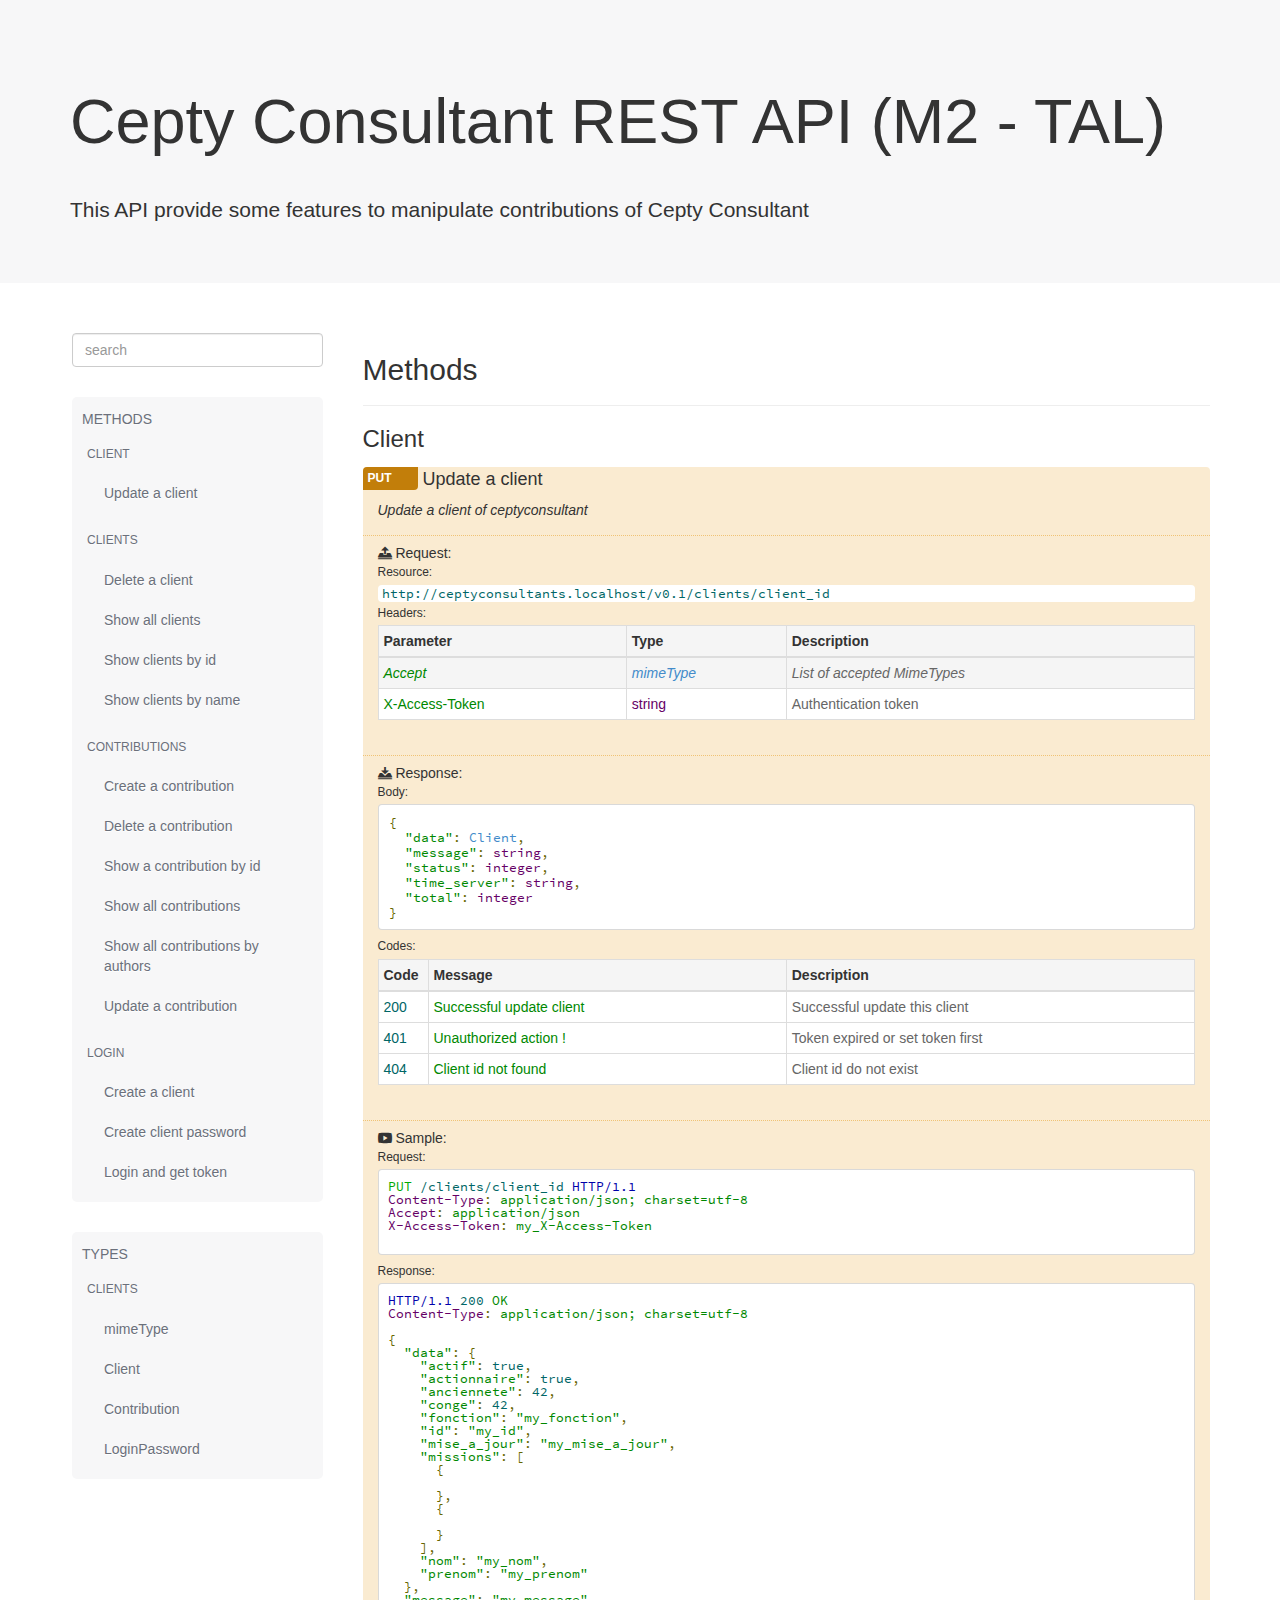
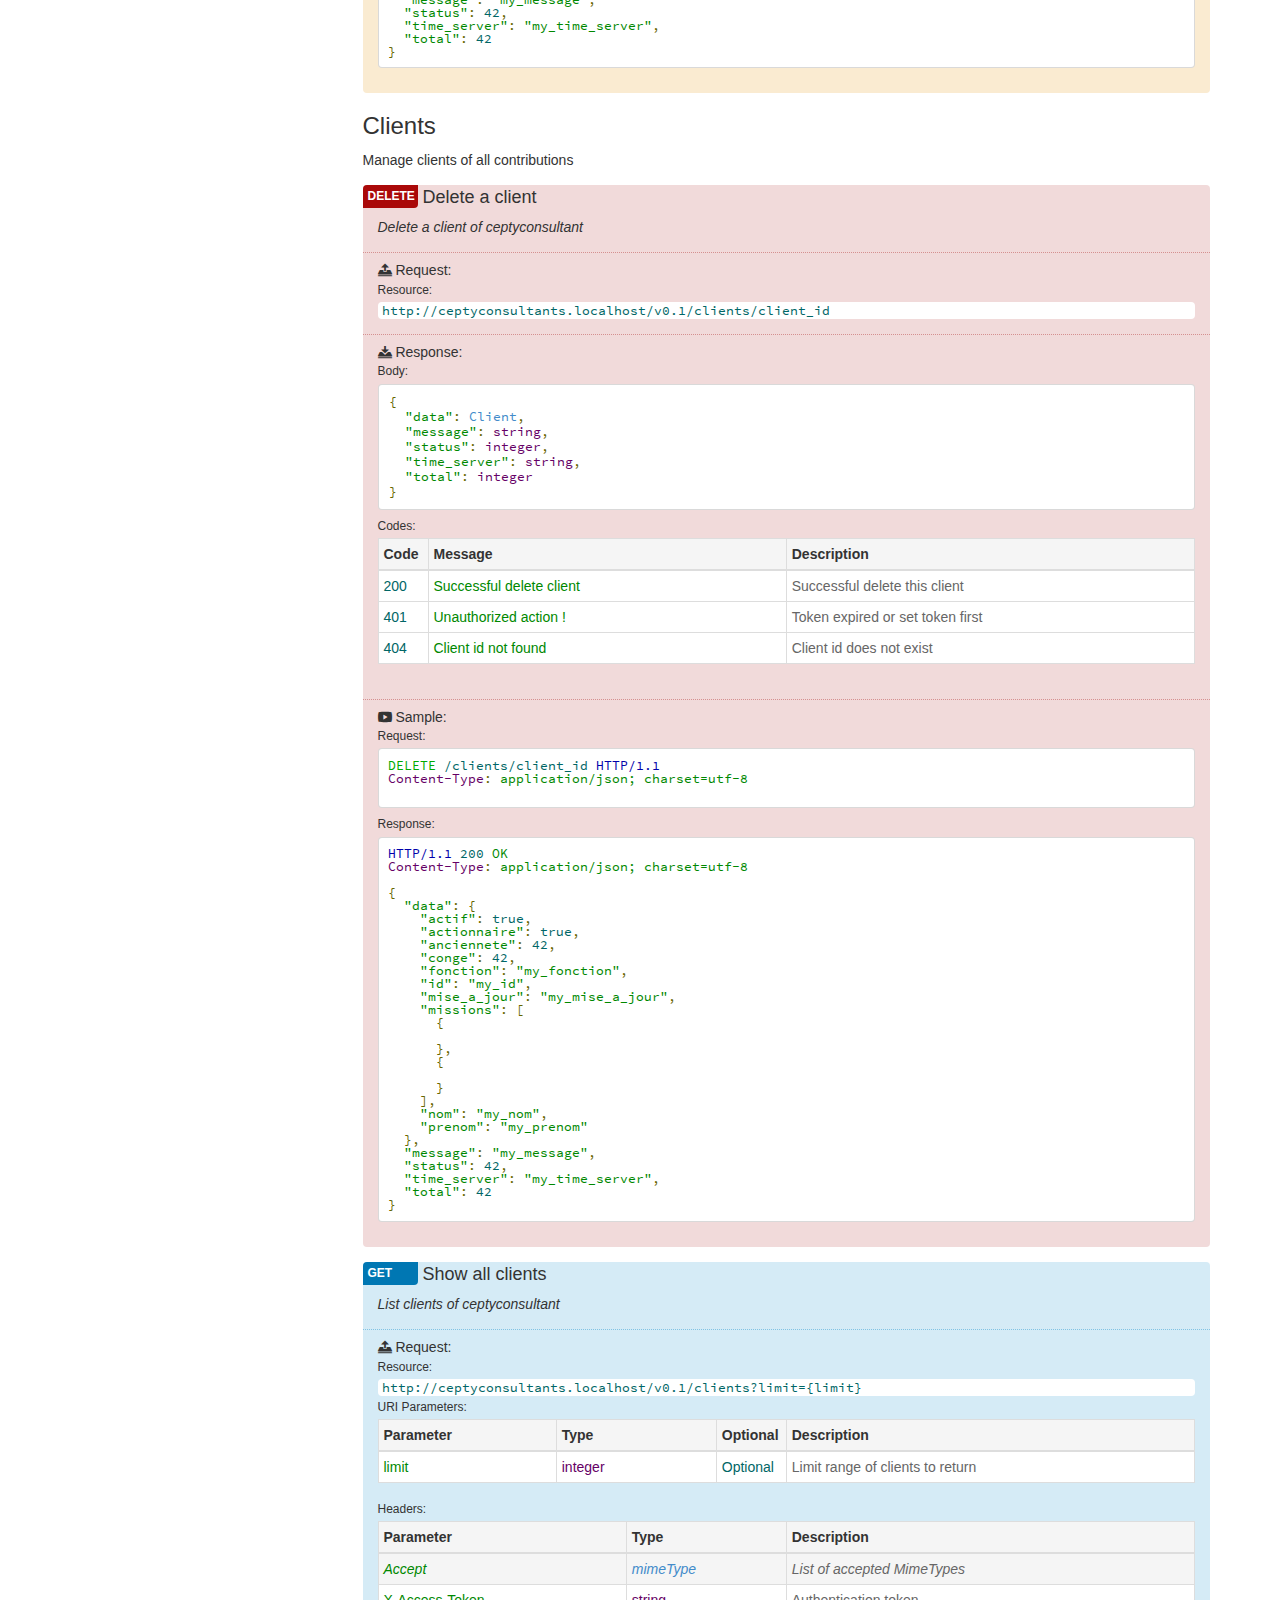
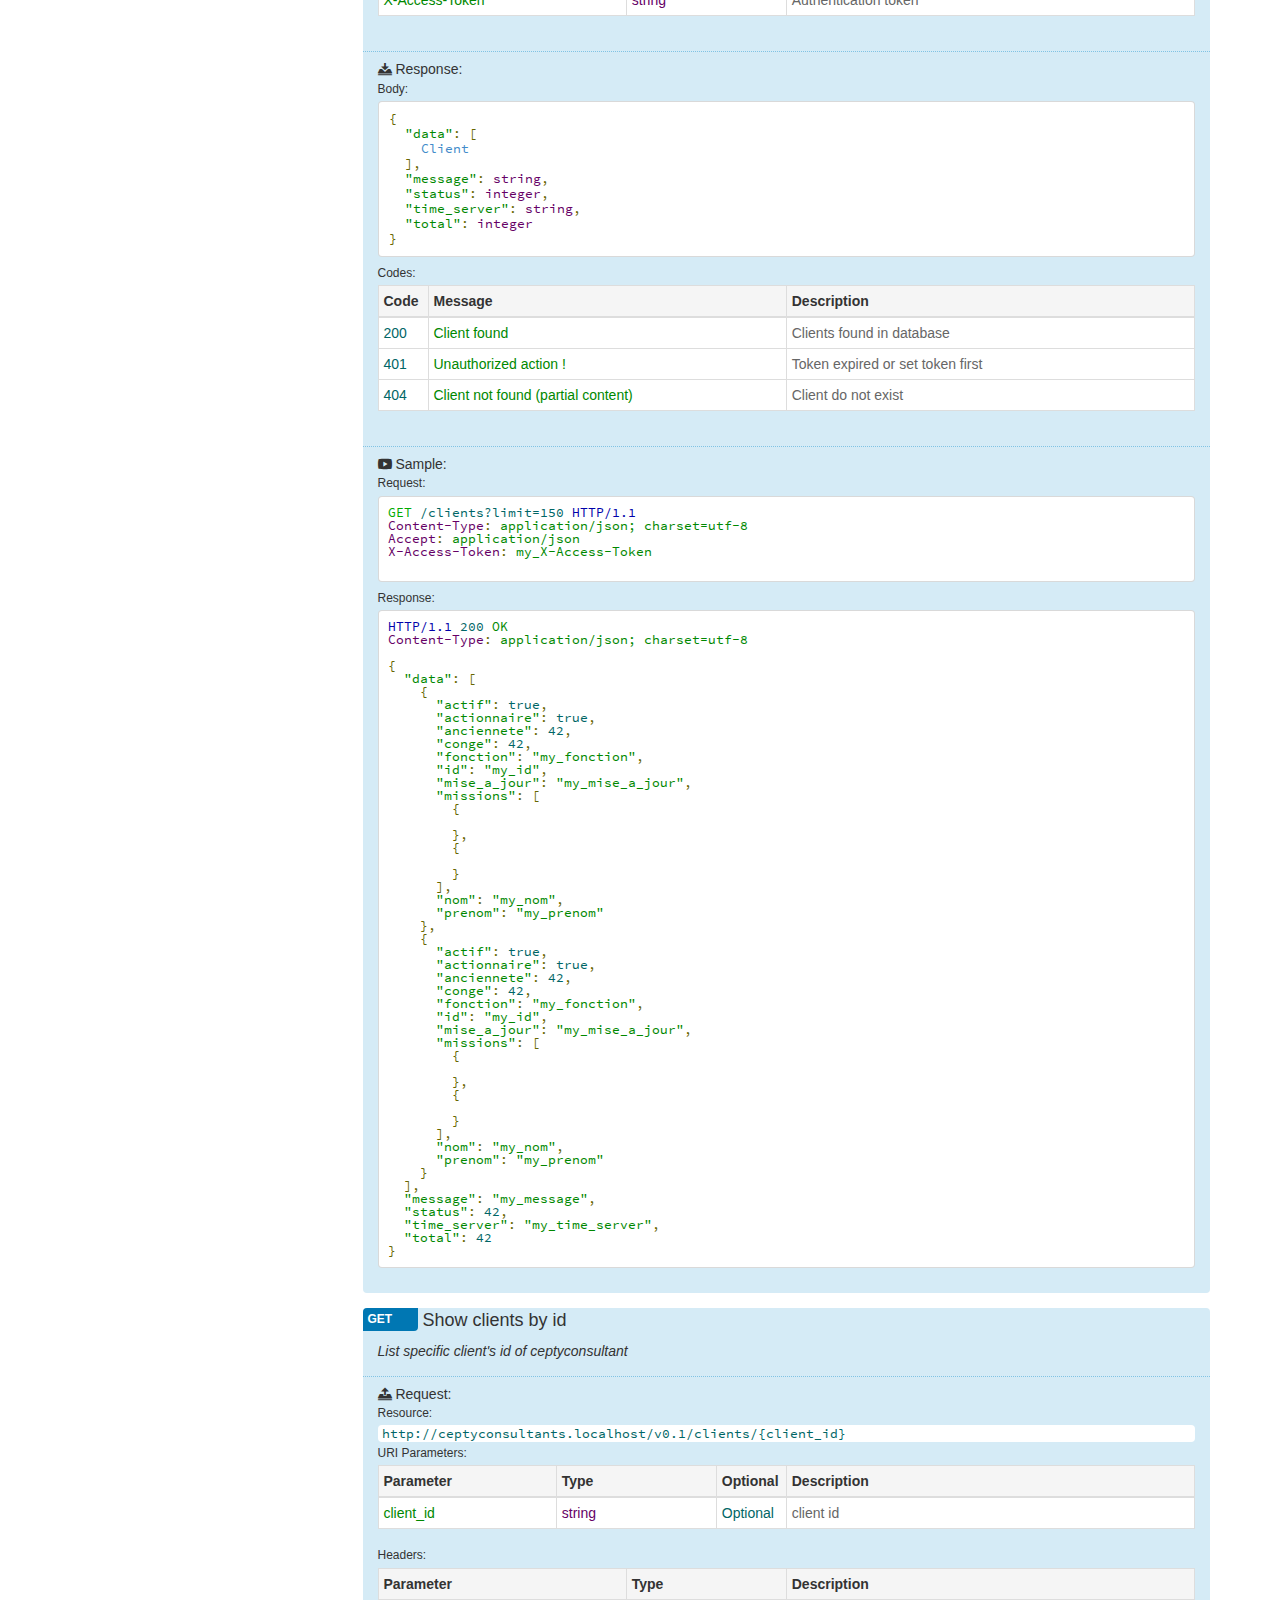
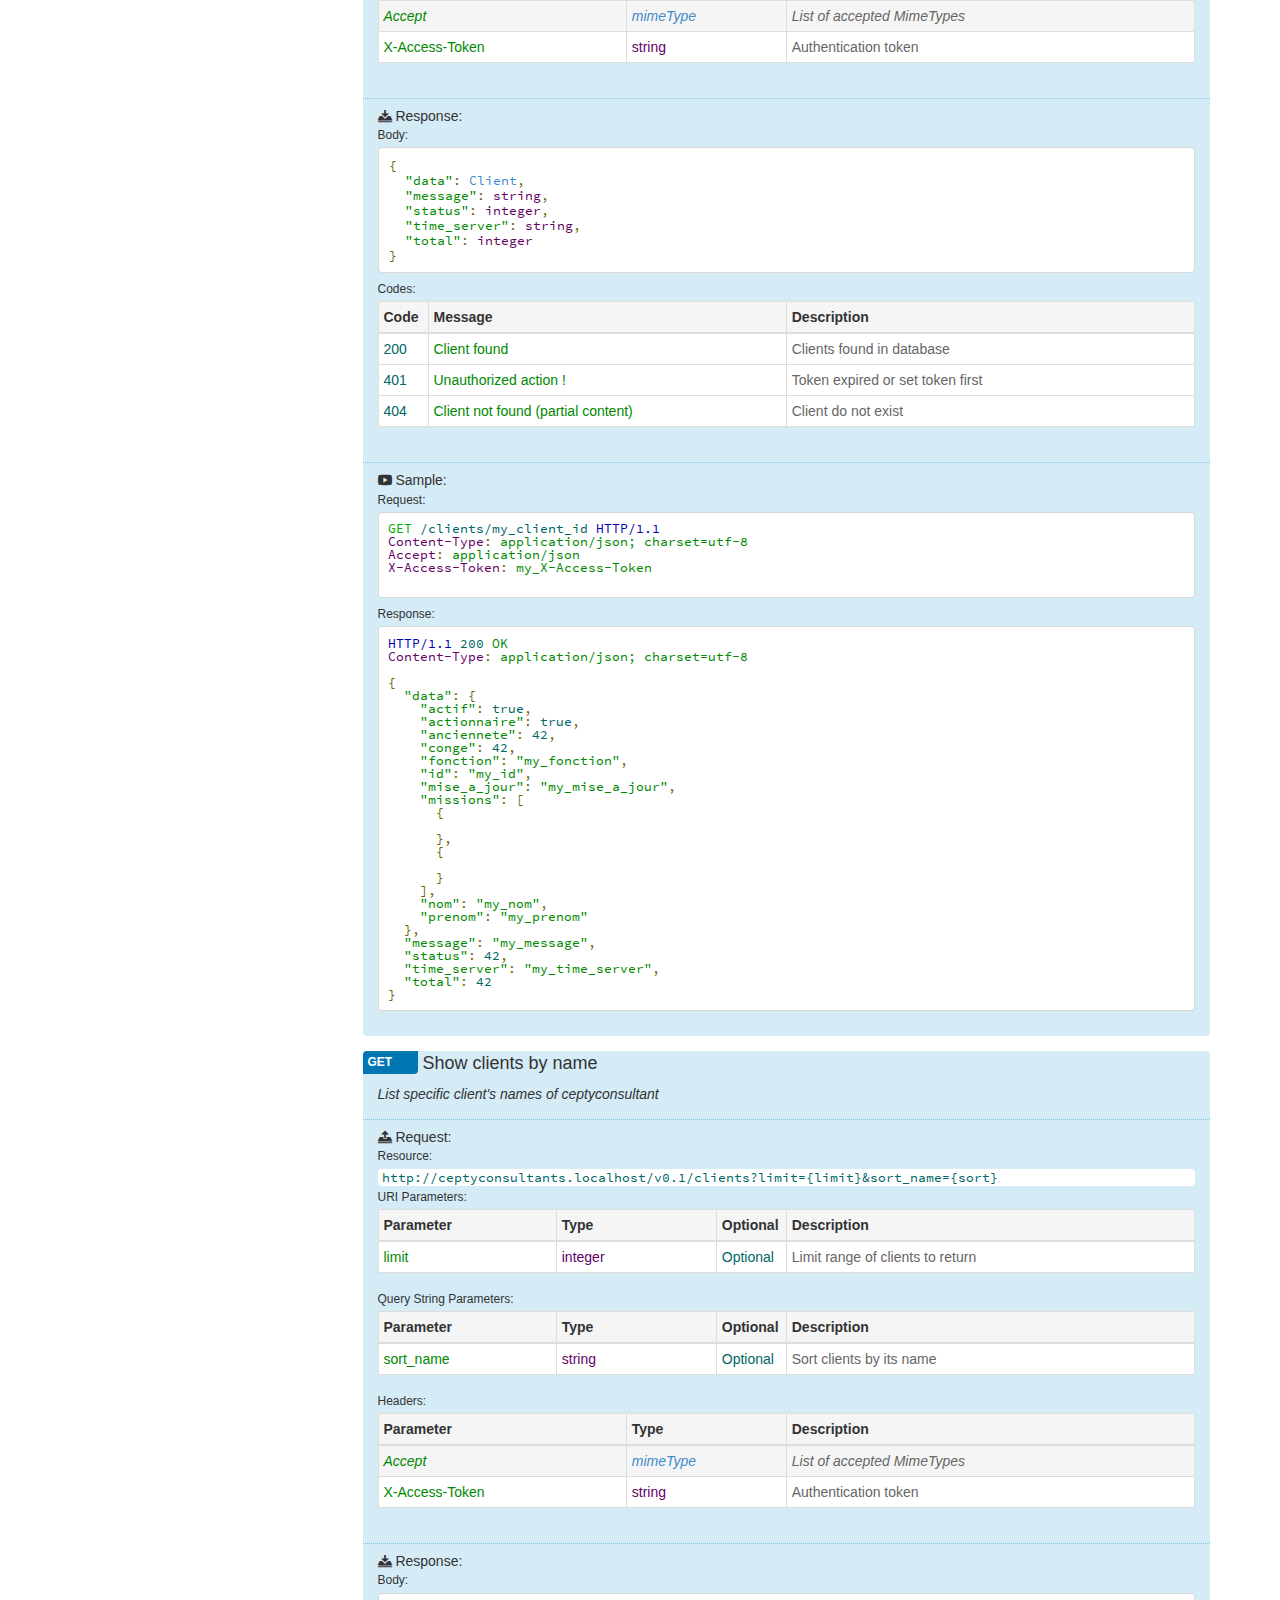
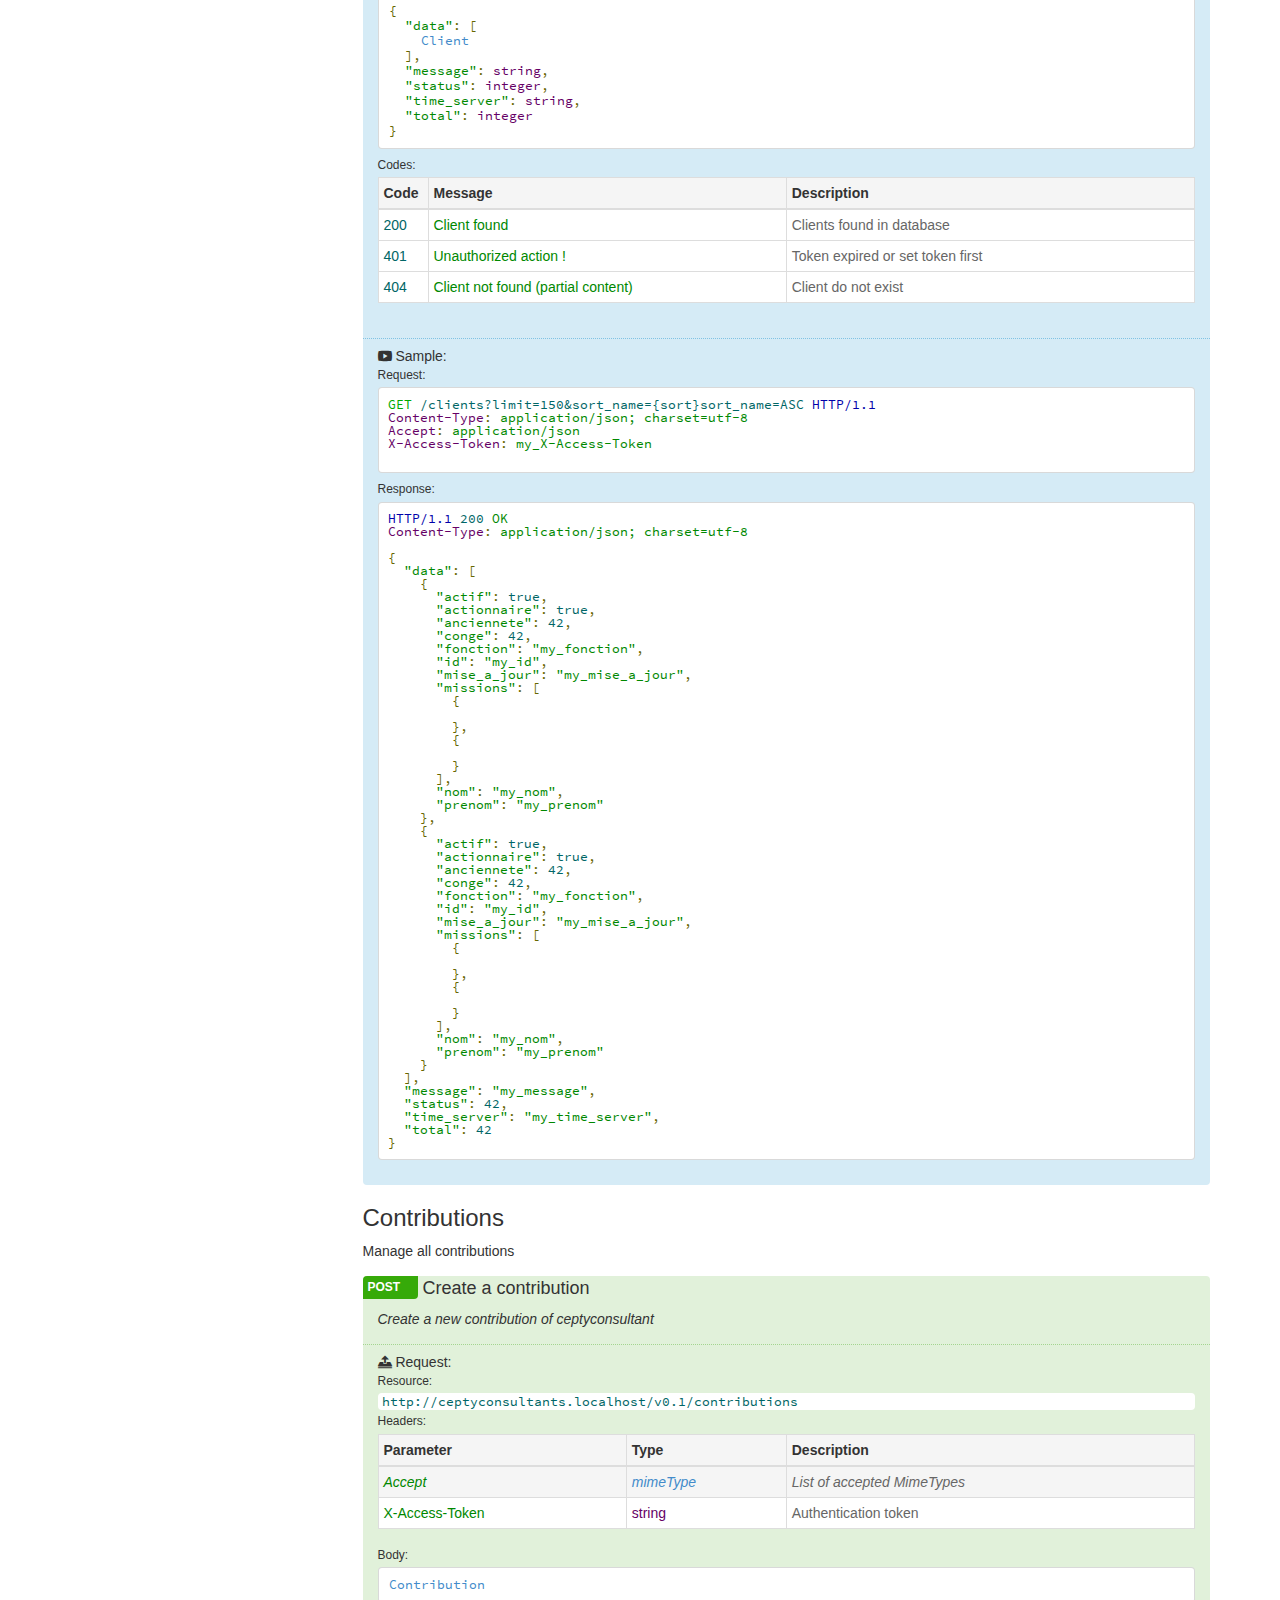
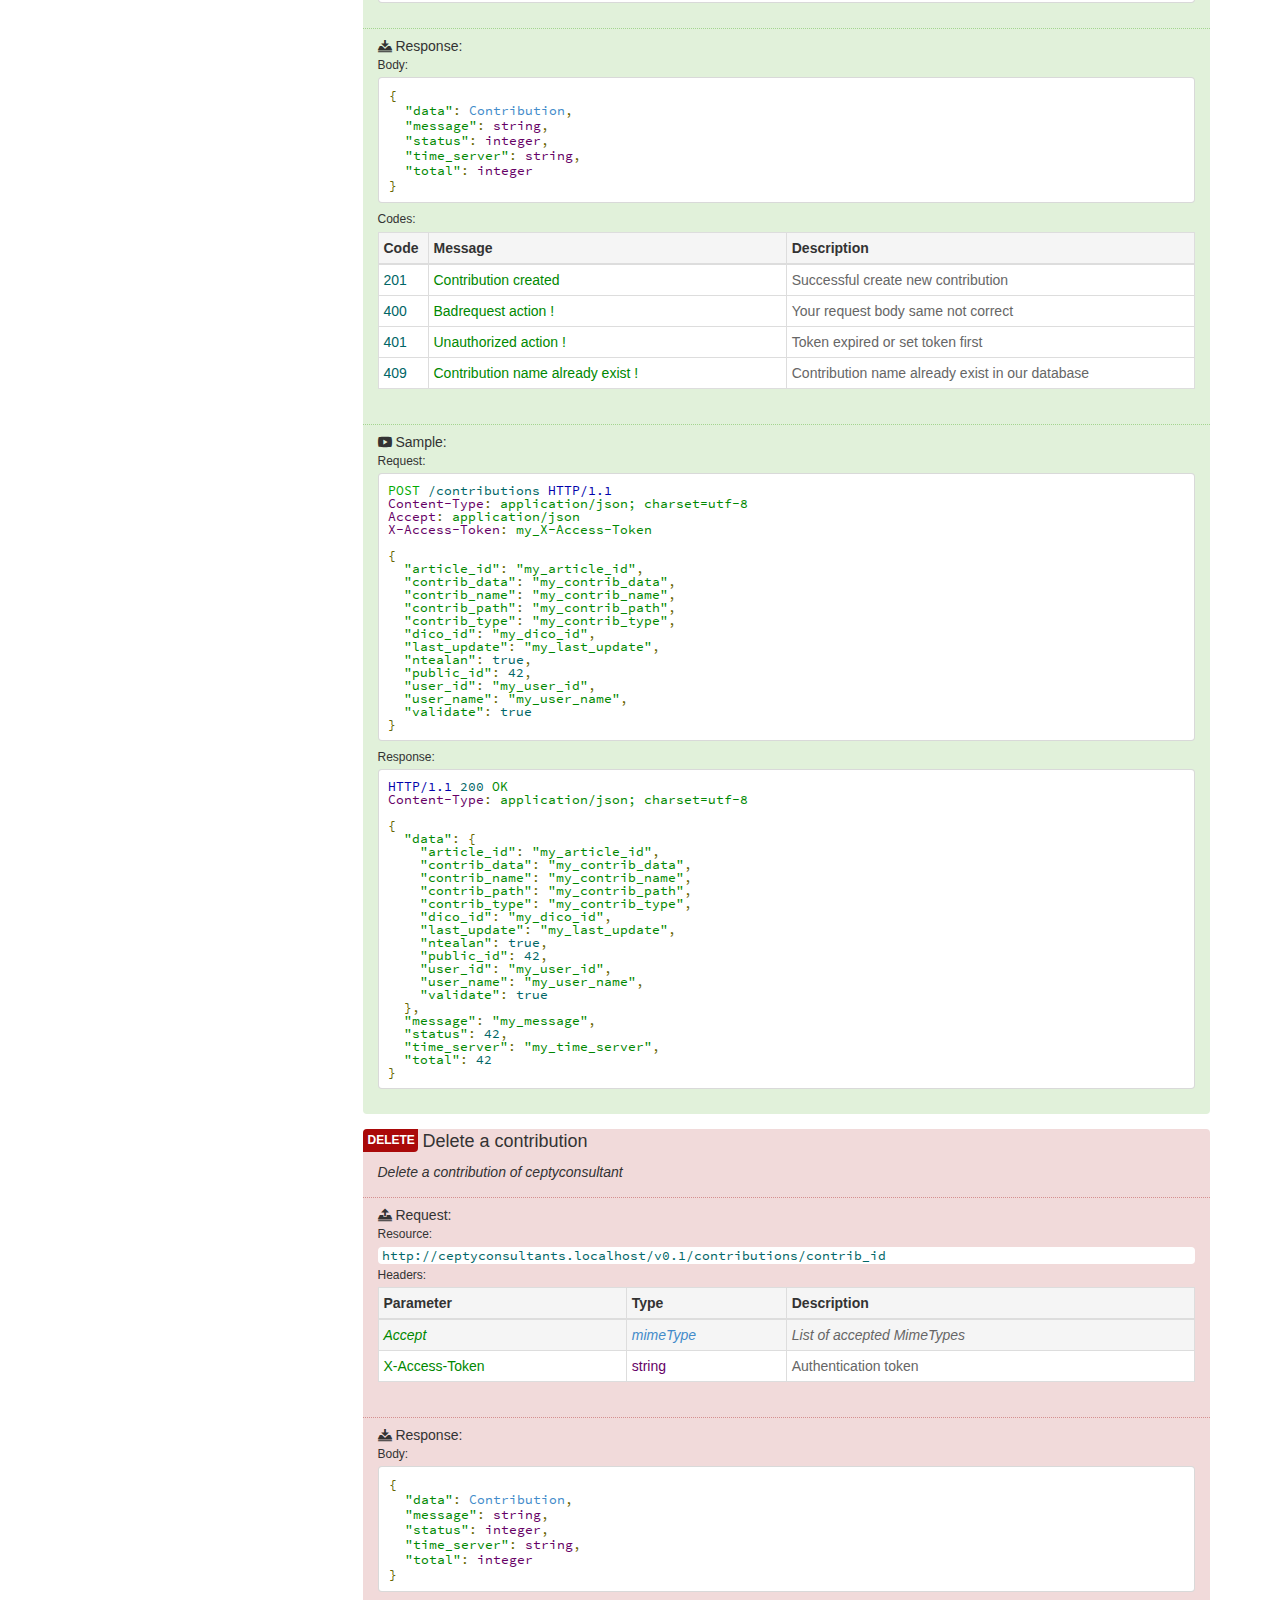
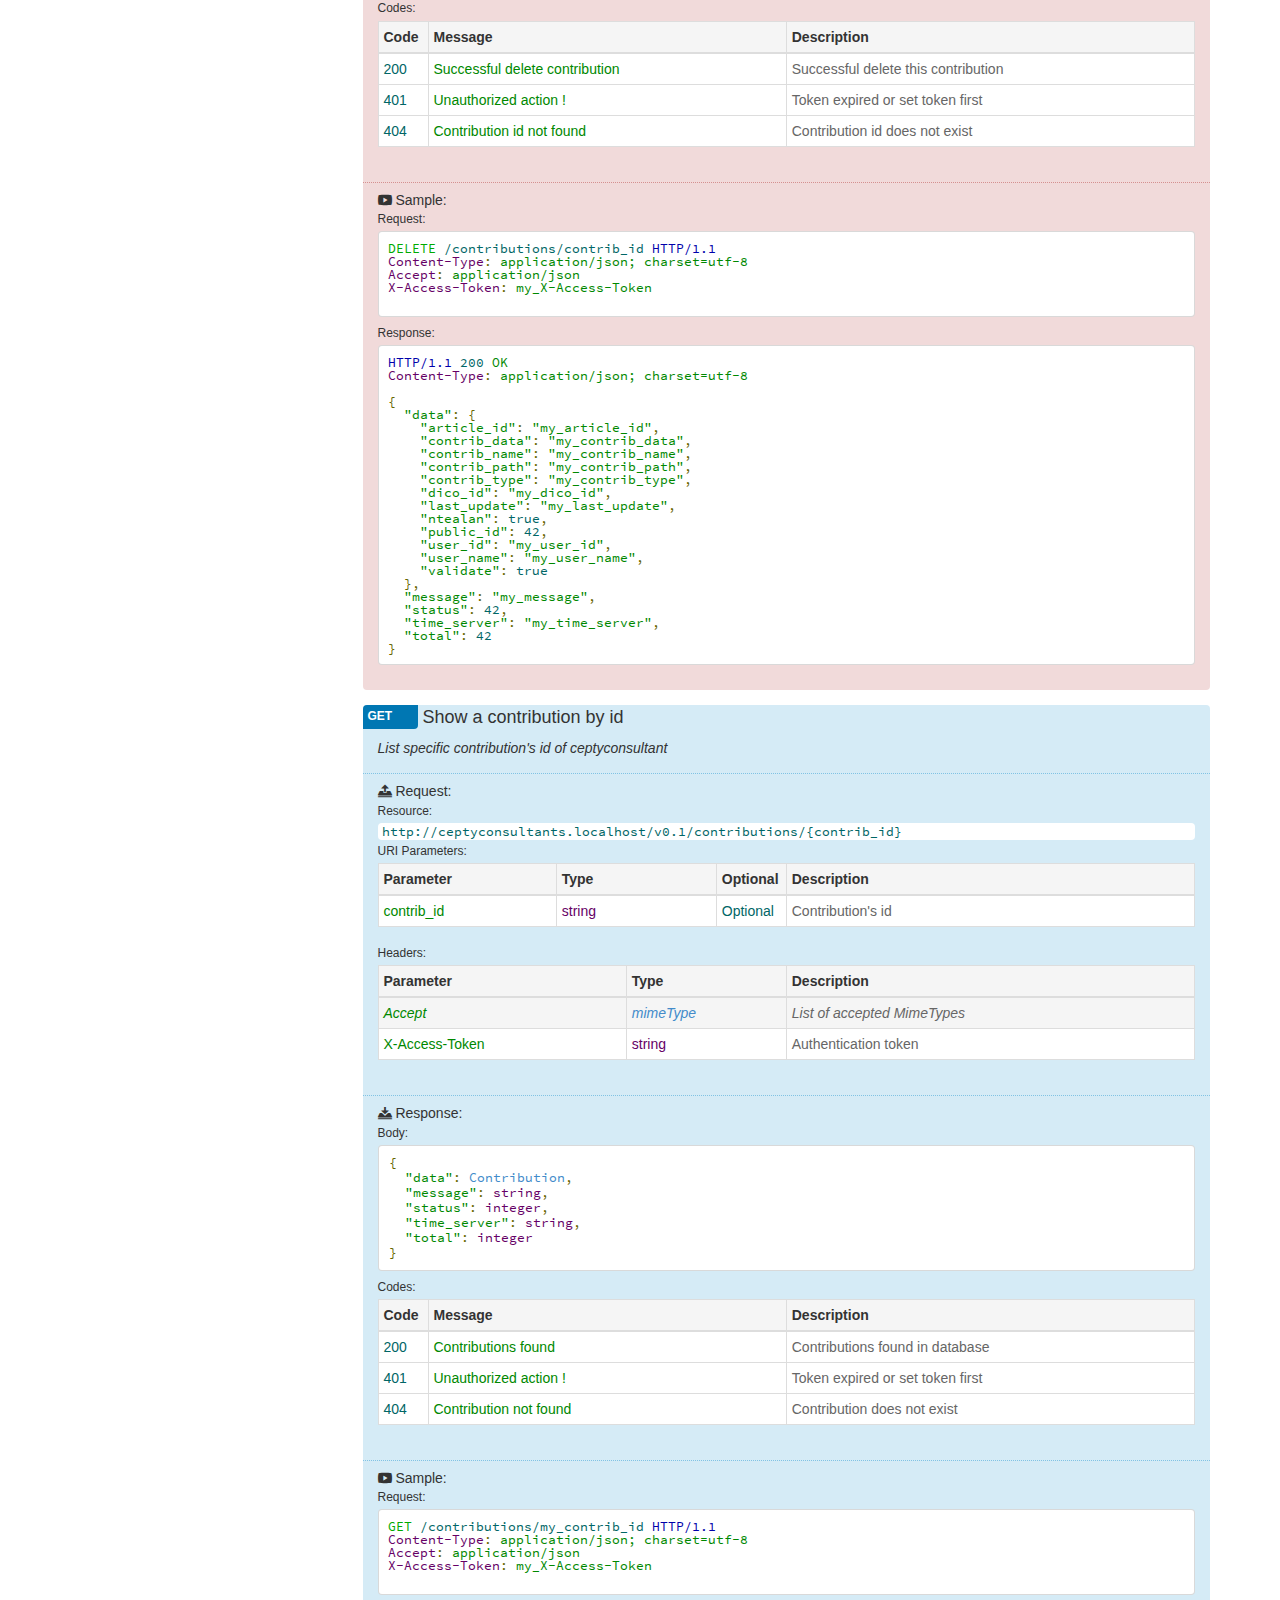
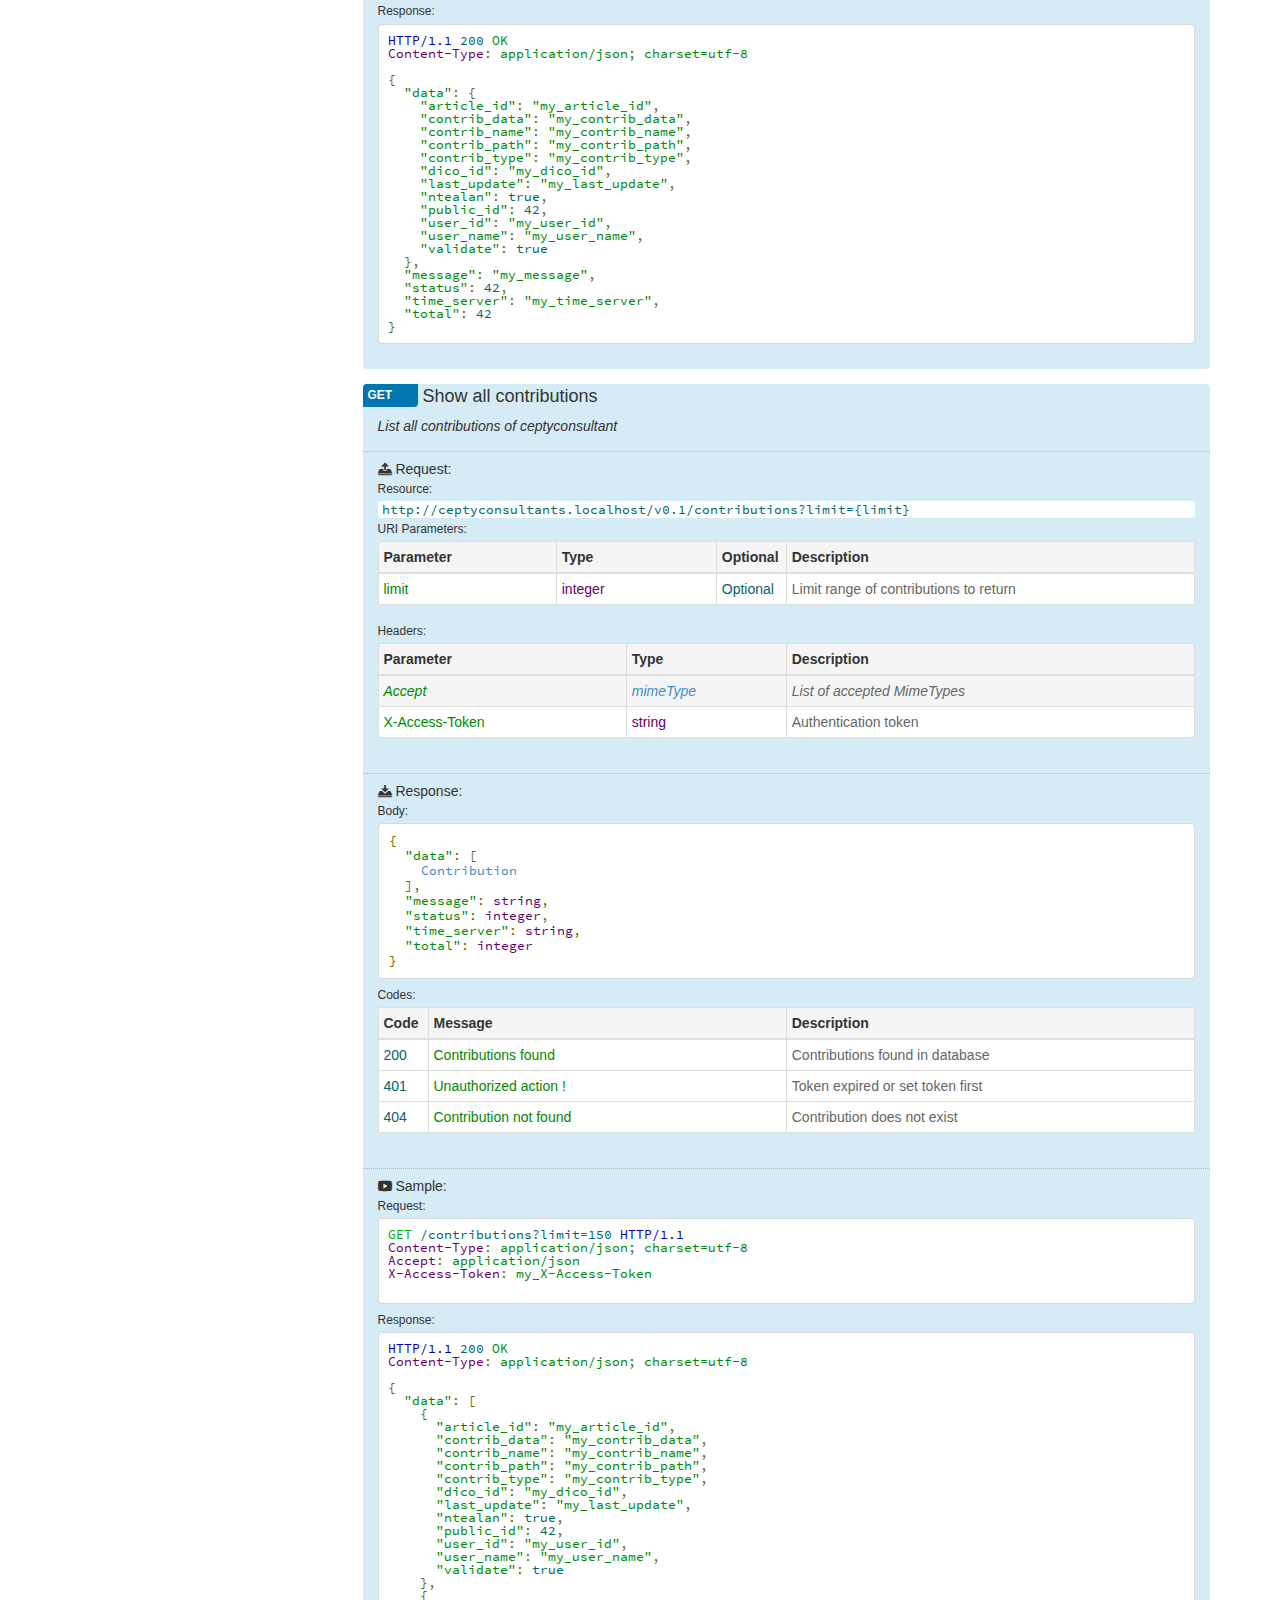
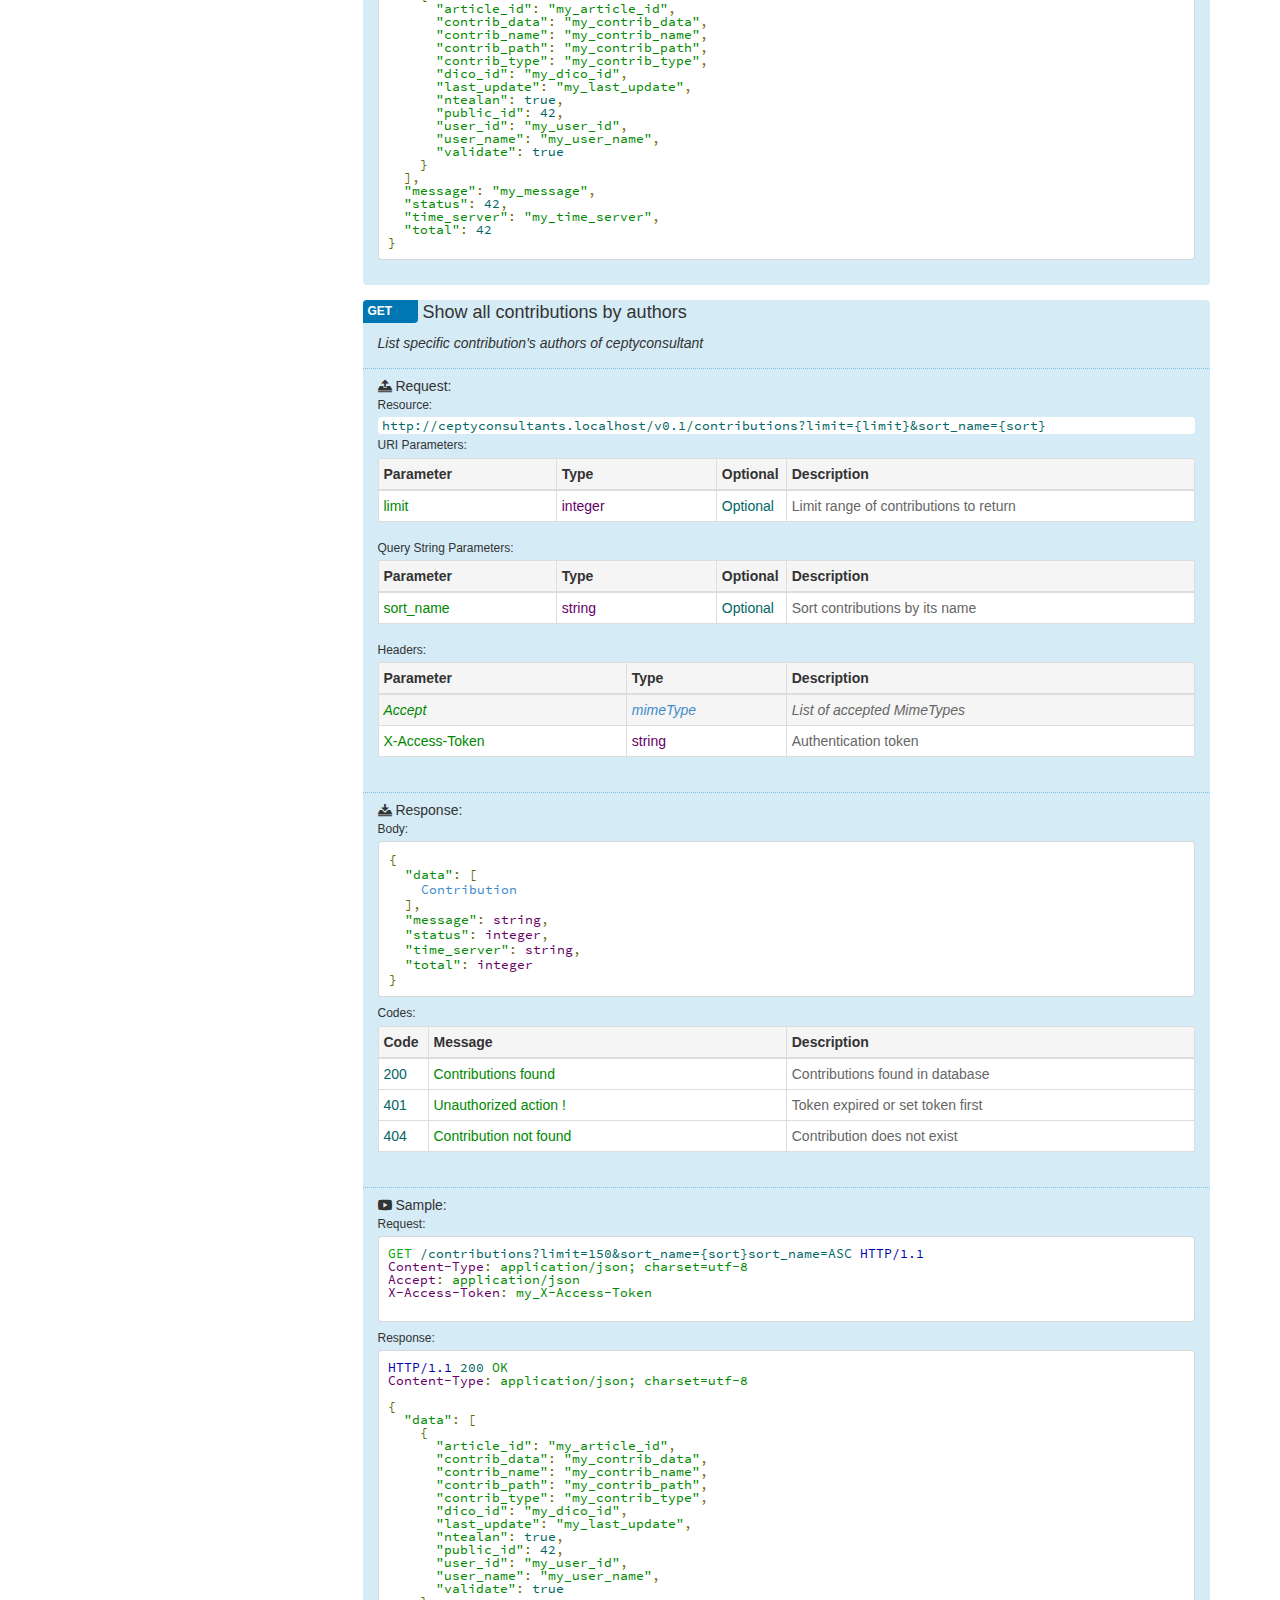
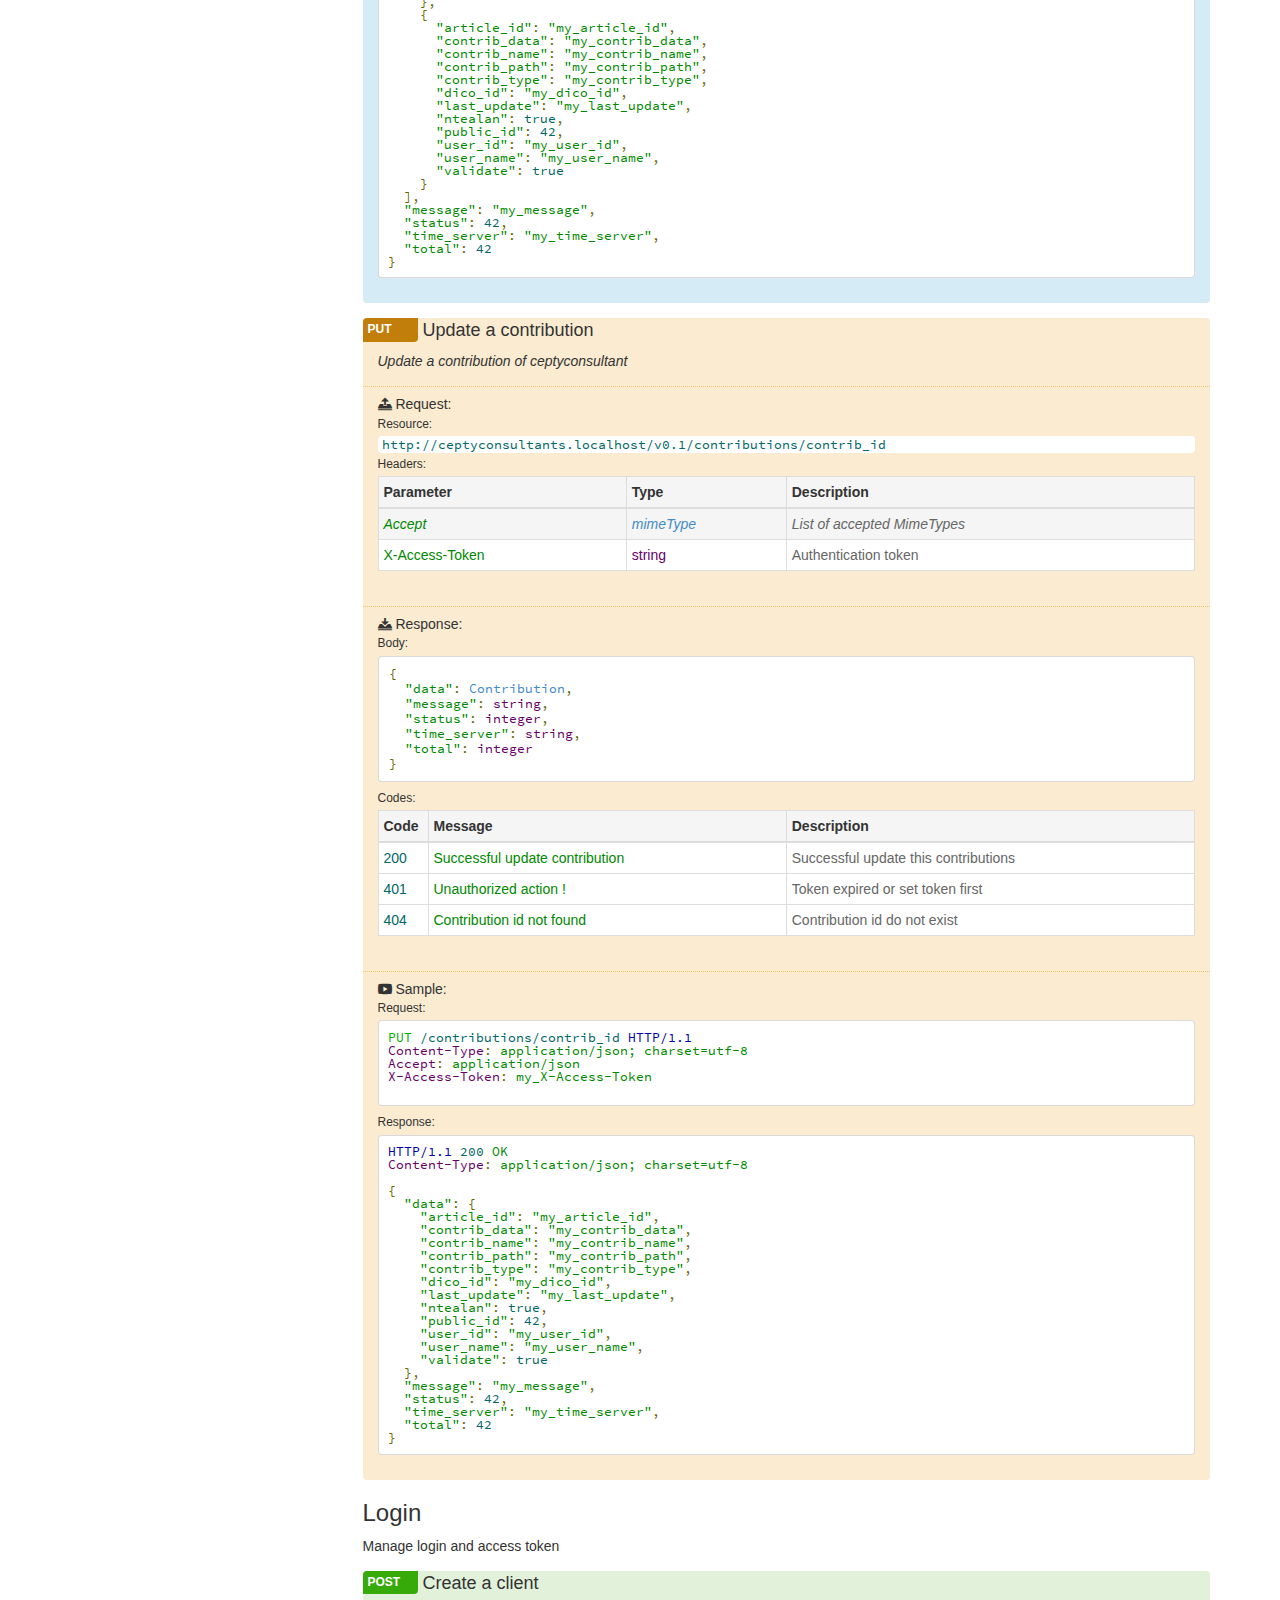
<file: cepty/doc/home-v0.1.html>
<!doctype html>
<html lang="en">
<head>
    <meta charset="utf-8">
    <meta name="viewport" content="width=device-width, initial-scale=1.0">
<title>Cepty Consultant REST API (M2 - TAL)</title>
    
<link href="./css/combined.css" rel="stylesheet">
<script type="text/javascript" src="./js/combined.js"></script>
     
</head>
<body>
    <div class="jumbotron">
    <div class="container">
        <h1>Cepty Consultant REST API (M2 - TAL)</h1><p>
        This API provide some features to manipulate contributions of Cepty Consultant
        </p></div>
</div><div id="help-modal" class="modal fade" tabindex="-1" role="dialog" aria-hidden="true">
    <div class="modal-dialog">
        <div class="modal-content">
            <div class="modal-header">
                <button type="button" class="close" data-dismiss="modal" aria-hidden="true">×</button>
                <h3>Keyboard Shortcuts</h3>
            </div>
            <div class="modal-body">
                <div class="help_row">
                    <h4>Site wide shortcuts</h4>
                    <dl class="keyboard-mappings">
                        <dt>?</dt>
                        <dd>Bring up this help dialog</dd>
                    </dl>
                    <dl class="keyboard-mappings">
                        <dt>esc</dt>
                        <dd>Hide this help dialog</dd>
                    </dl>
                    <dl class="keyboard-mappings">
                        <dt>/</dt>
                        <dd>Focus search bar</dd>
                    </dl>
                </div>
                <div class="help_row">
                    <h4>Navigation</h4>
                    <dl class="keyboard-mappings">
                        <dt>j <em>or</em> n</dt>
                        <dd>Move to next method or type</dd>
                    </dl>
                    <dl class="keyboard-mappings">
                        <dt>k <em>or</em> p</dt>
                        <dd>Move to previous method or type</dd>
                    </dl>
            
                </div>
            
            </div>
        </div>
    </div>
</div><div class="container">
    <div class="row">
        <div class="col-md-3">
            <div class="doc-sidebar"><input type="search" placeholder="search" class="col-md-12 form-control">
<div class="scroll-spyable">
    <ul class="nav nav-list doc-sidenav">
        <li class="nav-header"><h5>Methods</h5></li><li class="nav-header" data-group="Client"><a href="javascript:navigateTo({category: 'Client'}, ['category', 'method', 'type'])" data-target="#c-Client"><h6>Client</h6></a></li>
        <li data-group="Client"  data-item="Update a client"><a href="javascript:navigateTo({category: 'Client', method: 'PutClient'}, ['category', 'method'])" data-target="#m-PutClient"><span>Update a client</span></a></li>
        <li class="separator"></li><li class="nav-header" data-group="Clients"><a href="javascript:navigateTo({category: 'Clients'}, ['category', 'method', 'type'])" data-target="#c-Clients"><h6>Clients</h6></a></li>
        <li data-group="Clients"  data-item="Delete a client"><a href="javascript:navigateTo({category: 'Clients', method: 'DeleteClient'}, ['category', 'method'])" data-target="#m-DeleteClient"><span>Delete a client</span></a></li>
        <li data-group="Clients"  data-item="Show all clients"><a href="javascript:navigateTo({category: 'Clients', method: 'GetAllClients'}, ['category', 'method'])" data-target="#m-GetAllClients"><span>Show all clients</span></a></li>
        <li data-group="Clients"  data-item="Show clients by id"><a href="javascript:navigateTo({category: 'Clients', method: 'GetClientsById'}, ['category', 'method'])" data-target="#m-GetClientsById"><span>Show clients by id</span></a></li>
        <li data-group="Clients"  data-item="Show clients by name"><a href="javascript:navigateTo({category: 'Clients', method: 'GetClientsByName'}, ['category', 'method'])" data-target="#m-GetClientsByName"><span>Show clients by name</span></a></li>
        <li class="separator"></li><li class="nav-header" data-group="Contributions"><a href="javascript:navigateTo({category: 'Contributions'}, ['category', 'method', 'type'])" data-target="#c-Contributions"><h6>Contributions</h6></a></li>
        <li data-group="Contributions"  data-item="Create a contribution"><a href="javascript:navigateTo({category: 'Contributions', method: 'PostContribution'}, ['category', 'method'])" data-target="#m-PostContribution"><span>Create a contribution</span></a></li>
        <li data-group="Contributions"  data-item="Delete a contribution"><a href="javascript:navigateTo({category: 'Contributions', method: 'DeleteContribution'}, ['category', 'method'])" data-target="#m-DeleteContribution"><span>Delete a contribution</span></a></li>
        <li data-group="Contributions"  data-item="Show a contribution by id"><a href="javascript:navigateTo({category: 'Contributions', method: 'GetContributionById'}, ['category', 'method'])" data-target="#m-GetContributionById"><span>Show a contribution by id</span></a></li>
        <li data-group="Contributions"  data-item="Show all contributions"><a href="javascript:navigateTo({category: 'Contributions', method: 'GetAllContributions'}, ['category', 'method'])" data-target="#m-GetAllContributions"><span>Show all contributions</span></a></li>
        <li data-group="Contributions"  data-item="Show all contributions by authors"><a href="javascript:navigateTo({category: 'Contributions', method: 'GetContributionsByName'}, ['category', 'method'])" data-target="#m-GetContributionsByName"><span>Show all contributions by authors</span></a></li>
        <li data-group="Contributions"  data-item="Update a contribution"><a href="javascript:navigateTo({category: 'Contributions', method: 'PutContribution'}, ['category', 'method'])" data-target="#m-PutContribution"><span>Update a contribution</span></a></li>
        <li class="separator"></li><li class="nav-header" data-group="Login"><a href="javascript:navigateTo({category: 'Login'}, ['category', 'method', 'type'])" data-target="#c-Login"><h6>Login</h6></a></li>
        <li data-group="Login"  data-item="Create a client"><a href="javascript:navigateTo({category: 'Login', method: 'PostClient'}, ['category', 'method'])" data-target="#m-PostClient"><span>Create a client</span></a></li>
        <li data-group="Login"  data-item="Create client password"><a href="javascript:navigateTo({category: 'Login', method: 'PostLogin'}, ['category', 'method'])" data-target="#m-PostLogin"><span>Create client password</span></a></li>
        <li data-group="Login"  data-item="Login and get token"><a href="javascript:navigateTo({category: 'Login', method: 'GetLogin'}, ['category', 'method'])" data-target="#m-GetLogin"><span>Login and get token</span></a></li>
    </ul>
    <ul class="nav nav-list doc-sidenav">
        <li class="nav-header"><h5>Types</h5></li><li class="nav-header" data-group="Clients"><a href="javascript:navigateTo({category: 'Clients'}, ['category', 'method', 'type'])" data-target="#c-Clients"><h6>Clients</h6></a></li>
        <li data-group="Clients" data-item="mimeType"><a href="javascript:navigateTo({category: 'Clients', type: 'mimeType'}, ['category', 'method'])" data-target="#t-mimeType"><span>mimeType</span></a></li>
        <li class="separator"></li>
        <li data-group="None" data-item="Client"><a href="javascript:navigateTo({category: 'None', type: 'Client'}, ['category', 'method'])" data-target="#t-Client"><span>Client</span></a></li>
        <li data-group="None" data-item="Contribution"><a href="javascript:navigateTo({category: 'None', type: 'Contribution'}, ['category', 'method'])" data-target="#t-Contribution"><span>Contribution</span></a></li>
        <li data-group="None" data-item="LoginPassword"><a href="javascript:navigateTo({category: 'None', type: 'LoginPassword'}, ['category', 'method'])" data-target="#t-LoginPassword"><span>LoginPassword</span></a></li>
    </ul>
</div>
            </div>
        </div>
        <div class="col-md-9">
            <div id="item-head" class="item">
                <h4></h4>
                <div class="diff-header"></div>
                <div class="stack">
                    <h5>hello</h5>
                </div>
            </div>
            <div class="page-header">
                <h2>Methods</h2>
            </div>
            <ul class="list-unstyled">
    <li class="category" id="c-Client"><h3>Client</h3>
        <ul class="list-unstyled">
            <li class="method item" id="m-PutClient" data-method="PUT">
                <h4>Update a client</h4><div class="nocontents">no implementation for this version</div>
                <div class="contents">

<h5 class="title"></h5>

<div class="description stack">
    
    <div class="diff_version" data-version="v0.1">Update a client of ceptyconsultant</div></div><div class="request stack">
    <h5><i class="i-request"></i> Request: </h5>
    <h6>Resource: </h6>

    <code  class="diff_version" data-version="v0.1"><span class="hur">http://ceptyconsultants.localhost/v0.1/clients/client_id</span></code>
    <h6>Headers: </h6><table class="table table-bordered table-hover table-condensed">
        <colgroup>
            <col></col>
            <col width="160px"></col>
            <col width="50%"></col>
        </colgroup>
        <thead>
            <tr>
            <th><span
            >Parameter</span></th>
            <th><span
            >Type</span></th>
            <th><span
            >Description</span></th>
            </tr>
        </thead>
        <tbody>
            
        <tr class="diff_version generic" data-version="v0.1">
            <td><span class="str">Accept</span></td>
            <td><span class="typ">
                    <a href="javascript:navigateTo({type: 'mimeType'}, ['category', 'method'])">mimeType</a></span></td>
            <td><span class="com">List of accepted MimeTypes</span></td>
        </tr>
        <tr class="diff_version " data-version="v0.1">
            <td><span class="str">X-Access-Token</span></td>
            <td><span class="typ">string</span></td>
            <td><span class="com">Authentication token</span></td>
        </tr>
        </tbody>
    </table>
</div>

<div class="response stack">
    <h5><i class="i-response"></i> Response: </h5>
    <h6>Body: </h6>
    <div class="code"><table class="table-hover">
        <colgroup>
            <col width="50%%"></col>
            <col width="50%%"></col>
        </colgroup>
        <tbody>

    <tr class="diff_version" data-version="v0.1">
        <td><span class="pun">{</span></td>
        <td class="com"></td>
    </tr>
    <tr class="diff_version" data-version="v0.1">
        <td>  <span class="str">"data"</span><span class="pun">: </span><span class="typ"><a href="javascript:navigateTo({type: 'Client'}, ['category', 'method'])">Client</a></span><span class="pun">,</span></td>
        <td class="com"></td>
    </tr>
    <tr class="diff_version" data-version="v0.1">
        <td>  <span class="str">"message"</span><span class="pun">: </span><span class="typ">string</span><span class="pun">,</span></td>
        <td class="com"></td>
    </tr>
    <tr class="diff_version" data-version="v0.1">
        <td>  <span class="str">"status"</span><span class="pun">: </span><span class="typ">integer</span><span class="pun">,</span></td>
        <td class="com"></td>
    </tr>
    <tr class="diff_version" data-version="v0.1">
        <td>  <span class="str">"time_server"</span><span class="pun">: </span><span class="typ">string</span><span class="pun">,</span></td>
        <td class="com"></td>
    </tr>
    <tr class="diff_version" data-version="v0.1">
        <td>  <span class="str">"total"</span><span class="pun">: </span><span class="typ">integer</span></td>
        <td class="com"></td>
    </tr>
    <tr class="diff_version" data-version="v0.1">
        <td><span class="pun">}</span></td>
        <td></td>
    </tr>
        </tbody>
    </table></div>
    <h6>Codes: </h6><table class="table table-bordered table-hover table-condensed">
        <colgroup>
            <col width="50px"></col>
            <col></col>
            <col width="50%"></col>
        </colgroup>
        <thead>
            <tr>
            <th><span
            >Code</span></th>
            <th><span
            >Message</span></th>
            <th><span
            >Description</span></th>
            </tr>
        </thead>
        <tbody>
            
        <tr class="diff_version " data-version="v0.1">
            <td><span class="lit">200</span></td>
            <td><span class="str">Successful update client</span></td>
            <td><span class="com">Successful update this client</span></td>
        </tr>
        <tr class="diff_version " data-version="v0.1">
            <td><span class="lit">401</span></td>
            <td><span class="str">Unauthorized action !</span></td>
            <td><span class="com">Token expired or set token first</span></td>
        </tr>
        <tr class="diff_version " data-version="v0.1">
            <td><span class="lit">404</span></td>
            <td><span class="str">Client id not found</span></td>
            <td><span class="com">Client id do not exist</span></td>
        </tr>
        </tbody>
    </table>
</div><div class="stack sample"><div data-version="v0.1">

<h5><i class="i-sample"></i> Sample: </h5>
<h6>Request: </h6>
<div class="code"><span class="hme">PUT</span> <span class="hur">/clients/client_id</span> <span class="hpr">HTTP/1.1</span>
<span class="hat">Content-Type</span><span class="pun">: </span><span class="hva">application/json; charset=utf-8</span>
<span class="hat">Accept</span><span class="pun">: </span><span class="hva">application/json</span>
<span class="hat">X-Access-Token</span><span class="pun">: </span><span class="hva">my_X-Access-Token</span>

</div>
        <h6>Response: </h6>
        <div class="code"><span class="hpr">HTTP/1.1</span> <span class="lit">200</span> <span class="str">OK</span>
<span class="hat">Content-Type</span><span class="pun">: </span><span class="hva">application/json; charset=utf-8</span>

<span class="pun">{
</span>  <span class="str">"data"</span><span class="pun">: </span><span class="pun">{
</span>    <span class="str">"actif"</span><span class="pun">: </span><span class="lit">true</span><span class="pun">,
</span>    <span class="str">"actionnaire"</span><span class="pun">: </span><span class="lit">true</span><span class="pun">,
</span>    <span class="str">"anciennete"</span><span class="pun">: </span><span class="lit">42</span><span class="pun">,
</span>    <span class="str">"conge"</span><span class="pun">: </span><span class="lit">42</span><span class="pun">,
</span>    <span class="str">"fonction"</span><span class="pun">: </span><span class="str">"my_fonction"</span><span class="pun">,
</span>    <span class="str">"id"</span><span class="pun">: </span><span class="str">"my_id"</span><span class="pun">,
</span>    <span class="str">"mise_a_jour"</span><span class="pun">: </span><span class="str">"my_mise_a_jour"</span><span class="pun">,
</span>    <span class="str">"missions"</span><span class="pun">: </span><span class="pun">[
</span>      <span class="pun">{
</span>
      <span class="pun">}</span><span class="pun">,
</span>      <span class="pun">{
</span>
      <span class="pun">}</span>
    <span class="pun">]</span><span class="pun">,
</span>    <span class="str">"nom"</span><span class="pun">: </span><span class="str">"my_nom"</span><span class="pun">,
</span>    <span class="str">"prenom"</span><span class="pun">: </span><span class="str">"my_prenom"</span>
  <span class="pun">}</span><span class="pun">,
</span>  <span class="str">"message"</span><span class="pun">: </span><span class="str">"my_message"</span><span class="pun">,
</span>  <span class="str">"status"</span><span class="pun">: </span><span class="lit">42</span><span class="pun">,
</span>  <span class="str">"time_server"</span><span class="pun">: </span><span class="str">"my_time_server"</span><span class="pun">,
</span>  <span class="str">"total"</span><span class="pun">: </span><span class="lit">42</span>
<span class="pun">}</span></div></div></div>
                </div>
            </li>
        </ul>
    </li>
    <li class="category" id="c-Clients"><h3>Clients</h3>
        <div class="description">Manage clients of all contributions</div>
        <ul class="list-unstyled">
            <li class="method item" id="m-DeleteClient" data-method="DELETE">
                <h4>Delete a client</h4><div class="nocontents">no implementation for this version</div>
                <div class="contents">

<h5 class="title"></h5>

<div class="description stack">
    
    <div class="diff_version" data-version="v0.1">Delete a client of ceptyconsultant</div></div><div class="request stack">
    <h5><i class="i-request"></i> Request: </h5>
    <h6>Resource: </h6>

    <code  class="diff_version" data-version="v0.1"><span class="hur">http://ceptyconsultants.localhost/v0.1/clients/client_id</span></code>
</div>

<div class="response stack">
    <h5><i class="i-response"></i> Response: </h5>
    <h6>Body: </h6>
    <div class="code"><table class="table-hover">
        <colgroup>
            <col width="50%%"></col>
            <col width="50%%"></col>
        </colgroup>
        <tbody>

    <tr class="diff_version" data-version="v0.1">
        <td><span class="pun">{</span></td>
        <td class="com"></td>
    </tr>
    <tr class="diff_version" data-version="v0.1">
        <td>  <span class="str">"data"</span><span class="pun">: </span><span class="typ"><a href="javascript:navigateTo({type: 'Client'}, ['category', 'method'])">Client</a></span><span class="pun">,</span></td>
        <td class="com"></td>
    </tr>
    <tr class="diff_version" data-version="v0.1">
        <td>  <span class="str">"message"</span><span class="pun">: </span><span class="typ">string</span><span class="pun">,</span></td>
        <td class="com"></td>
    </tr>
    <tr class="diff_version" data-version="v0.1">
        <td>  <span class="str">"status"</span><span class="pun">: </span><span class="typ">integer</span><span class="pun">,</span></td>
        <td class="com"></td>
    </tr>
    <tr class="diff_version" data-version="v0.1">
        <td>  <span class="str">"time_server"</span><span class="pun">: </span><span class="typ">string</span><span class="pun">,</span></td>
        <td class="com"></td>
    </tr>
    <tr class="diff_version" data-version="v0.1">
        <td>  <span class="str">"total"</span><span class="pun">: </span><span class="typ">integer</span></td>
        <td class="com"></td>
    </tr>
    <tr class="diff_version" data-version="v0.1">
        <td><span class="pun">}</span></td>
        <td></td>
    </tr>
        </tbody>
    </table></div>
    <h6>Codes: </h6><table class="table table-bordered table-hover table-condensed">
        <colgroup>
            <col width="50px"></col>
            <col></col>
            <col width="50%"></col>
        </colgroup>
        <thead>
            <tr>
            <th><span
            >Code</span></th>
            <th><span
            >Message</span></th>
            <th><span
            >Description</span></th>
            </tr>
        </thead>
        <tbody>
            
        <tr class="diff_version " data-version="v0.1">
            <td><span class="lit">200</span></td>
            <td><span class="str">Successful delete client</span></td>
            <td><span class="com">Successful delete this client</span></td>
        </tr>
        <tr class="diff_version " data-version="v0.1">
            <td><span class="lit">401</span></td>
            <td><span class="str">Unauthorized action !</span></td>
            <td><span class="com">Token expired or set token first</span></td>
        </tr>
        <tr class="diff_version " data-version="v0.1">
            <td><span class="lit">404</span></td>
            <td><span class="str">Client id not found</span></td>
            <td><span class="com">Client id does not exist</span></td>
        </tr>
        </tbody>
    </table>
</div><div class="stack sample"><div data-version="v0.1">

<h5><i class="i-sample"></i> Sample: </h5>
<h6>Request: </h6>
<div class="code"><span class="hme">DELETE</span> <span class="hur">/clients/client_id</span> <span class="hpr">HTTP/1.1</span>
<span class="hat">Content-Type</span><span class="pun">: </span><span class="hva">application/json; charset=utf-8</span>

</div>
        <h6>Response: </h6>
        <div class="code"><span class="hpr">HTTP/1.1</span> <span class="lit">200</span> <span class="str">OK</span>
<span class="hat">Content-Type</span><span class="pun">: </span><span class="hva">application/json; charset=utf-8</span>

<span class="pun">{
</span>  <span class="str">"data"</span><span class="pun">: </span><span class="pun">{
</span>    <span class="str">"actif"</span><span class="pun">: </span><span class="lit">true</span><span class="pun">,
</span>    <span class="str">"actionnaire"</span><span class="pun">: </span><span class="lit">true</span><span class="pun">,
</span>    <span class="str">"anciennete"</span><span class="pun">: </span><span class="lit">42</span><span class="pun">,
</span>    <span class="str">"conge"</span><span class="pun">: </span><span class="lit">42</span><span class="pun">,
</span>    <span class="str">"fonction"</span><span class="pun">: </span><span class="str">"my_fonction"</span><span class="pun">,
</span>    <span class="str">"id"</span><span class="pun">: </span><span class="str">"my_id"</span><span class="pun">,
</span>    <span class="str">"mise_a_jour"</span><span class="pun">: </span><span class="str">"my_mise_a_jour"</span><span class="pun">,
</span>    <span class="str">"missions"</span><span class="pun">: </span><span class="pun">[
</span>      <span class="pun">{
</span>
      <span class="pun">}</span><span class="pun">,
</span>      <span class="pun">{
</span>
      <span class="pun">}</span>
    <span class="pun">]</span><span class="pun">,
</span>    <span class="str">"nom"</span><span class="pun">: </span><span class="str">"my_nom"</span><span class="pun">,
</span>    <span class="str">"prenom"</span><span class="pun">: </span><span class="str">"my_prenom"</span>
  <span class="pun">}</span><span class="pun">,
</span>  <span class="str">"message"</span><span class="pun">: </span><span class="str">"my_message"</span><span class="pun">,
</span>  <span class="str">"status"</span><span class="pun">: </span><span class="lit">42</span><span class="pun">,
</span>  <span class="str">"time_server"</span><span class="pun">: </span><span class="str">"my_time_server"</span><span class="pun">,
</span>  <span class="str">"total"</span><span class="pun">: </span><span class="lit">42</span>
<span class="pun">}</span></div></div></div>
                </div>
            </li>
            <li class="method item" id="m-GetAllClients" data-method="GET">
                <h4>Show all clients</h4><div class="nocontents">no implementation for this version</div>
                <div class="contents">

<h5 class="title"></h5>

<div class="description stack">
    
    <div class="diff_version" data-version="v0.1">List clients of ceptyconsultant</div></div><div class="request stack">
    <h5><i class="i-request"></i> Request: </h5>
    <h6>Resource: </h6>

    <code  class="diff_version" data-version="v0.1"><span class="hur">http://ceptyconsultants.localhost/v0.1/clients?limit={limit}</span></code>
    <h6>URI Parameters: </h6><table class="table table-bordered table-hover table-condensed">
        <colgroup>
            <col></col>
            <col width="160px"></col>
            <col width="70px"></col>
            <col width="50%"></col>
        </colgroup>
        <thead>
            <tr>
            <th><span
            >Parameter</span></th>
            <th><span
            >Type</span></th>
            <th><span
            >Optional</span></th>
            <th><span
            >Description</span></th>
            </tr>
        </thead>
        <tbody>
            
        <tr class="diff_version " data-version="v0.1">
            <td><span class="str">limit</span></td>
            <td><span class="typ">integer<td><span class="lit">Optional</span></td>
            <td><span class="com">Limit range of clients to return</span></td>
        </tr>
        </tbody>
    </table>
    <h6>Headers: </h6><table class="table table-bordered table-hover table-condensed">
        <colgroup>
            <col></col>
            <col width="160px"></col>
            <col width="50%"></col>
        </colgroup>
        <thead>
            <tr>
            <th><span
            >Parameter</span></th>
            <th><span
            >Type</span></th>
            <th><span
            >Description</span></th>
            </tr>
        </thead>
        <tbody>
            
        <tr class="diff_version generic" data-version="v0.1">
            <td><span class="str">Accept</span></td>
            <td><span class="typ">
                    <a href="javascript:navigateTo({type: 'mimeType'}, ['category', 'method'])">mimeType</a></span></td>
            <td><span class="com">List of accepted MimeTypes</span></td>
        </tr>
        <tr class="diff_version " data-version="v0.1">
            <td><span class="str">X-Access-Token</span></td>
            <td><span class="typ">string</span></td>
            <td><span class="com">Authentication token</span></td>
        </tr>
        </tbody>
    </table>
</div>

<div class="response stack">
    <h5><i class="i-response"></i> Response: </h5>
    <h6>Body: </h6>
    <div class="code"><table class="table-hover">
        <colgroup>
            <col width="50%%"></col>
            <col width="50%%"></col>
        </colgroup>
        <tbody>

    <tr class="diff_version" data-version="v0.1">
        <td><span class="pun">{</span></td>
        <td class="com"></td>
    </tr>
    <tr class="diff_version" data-version="v0.1">
        <td>  <span class="str">"data"</span><span class="pun">: </span><span class="pun">[</span></td>
        <td class="com"></td>
    </tr>
    <tr class="diff_version" data-version="v0.1">
        <td>    <span class="typ"><a href="javascript:navigateTo({type: 'Client'}, ['category', 'method'])">Client</a></span></td>
        <td class="com"></td>
    </tr>
    <tr class="diff_version" data-version="v0.1">
        <td>  <span class="pun">]</span><span class="pun">,</span></td>
        <td></td>
    </tr>
    <tr class="diff_version" data-version="v0.1">
        <td>  <span class="str">"message"</span><span class="pun">: </span><span class="typ">string</span><span class="pun">,</span></td>
        <td class="com"></td>
    </tr>
    <tr class="diff_version" data-version="v0.1">
        <td>  <span class="str">"status"</span><span class="pun">: </span><span class="typ">integer</span><span class="pun">,</span></td>
        <td class="com"></td>
    </tr>
    <tr class="diff_version" data-version="v0.1">
        <td>  <span class="str">"time_server"</span><span class="pun">: </span><span class="typ">string</span><span class="pun">,</span></td>
        <td class="com"></td>
    </tr>
    <tr class="diff_version" data-version="v0.1">
        <td>  <span class="str">"total"</span><span class="pun">: </span><span class="typ">integer</span></td>
        <td class="com"></td>
    </tr>
    <tr class="diff_version" data-version="v0.1">
        <td><span class="pun">}</span></td>
        <td></td>
    </tr>
        </tbody>
    </table></div>
    <h6>Codes: </h6><table class="table table-bordered table-hover table-condensed">
        <colgroup>
            <col width="50px"></col>
            <col></col>
            <col width="50%"></col>
        </colgroup>
        <thead>
            <tr>
            <th><span
            >Code</span></th>
            <th><span
            >Message</span></th>
            <th><span
            >Description</span></th>
            </tr>
        </thead>
        <tbody>
            
        <tr class="diff_version " data-version="v0.1">
            <td><span class="lit">200</span></td>
            <td><span class="str">Client found</span></td>
            <td><span class="com">Clients found in database</span></td>
        </tr>
        <tr class="diff_version " data-version="v0.1">
            <td><span class="lit">401</span></td>
            <td><span class="str">Unauthorized action !</span></td>
            <td><span class="com">Token expired or set token first</span></td>
        </tr>
        <tr class="diff_version " data-version="v0.1">
            <td><span class="lit">404</span></td>
            <td><span class="str">Client not found (partial content)</span></td>
            <td><span class="com">Client do not exist</span></td>
        </tr>
        </tbody>
    </table>
</div><div class="stack sample"><div data-version="v0.1">

<h5><i class="i-sample"></i> Sample: </h5>
<h6>Request: </h6>
<div class="code"><span class="hme">GET</span> <span class="hur">/clients?limit=150</span> <span class="hpr">HTTP/1.1</span>
<span class="hat">Content-Type</span><span class="pun">: </span><span class="hva">application/json; charset=utf-8</span>
<span class="hat">Accept</span><span class="pun">: </span><span class="hva">application/json</span>
<span class="hat">X-Access-Token</span><span class="pun">: </span><span class="hva">my_X-Access-Token</span>

</div>
        <h6>Response: </h6>
        <div class="code"><span class="hpr">HTTP/1.1</span> <span class="lit">200</span> <span class="str">OK</span>
<span class="hat">Content-Type</span><span class="pun">: </span><span class="hva">application/json; charset=utf-8</span>

<span class="pun">{
</span>  <span class="str">"data"</span><span class="pun">: </span><span class="pun">[
</span>    <span class="pun">{
</span>      <span class="str">"actif"</span><span class="pun">: </span><span class="lit">true</span><span class="pun">,
</span>      <span class="str">"actionnaire"</span><span class="pun">: </span><span class="lit">true</span><span class="pun">,
</span>      <span class="str">"anciennete"</span><span class="pun">: </span><span class="lit">42</span><span class="pun">,
</span>      <span class="str">"conge"</span><span class="pun">: </span><span class="lit">42</span><span class="pun">,
</span>      <span class="str">"fonction"</span><span class="pun">: </span><span class="str">"my_fonction"</span><span class="pun">,
</span>      <span class="str">"id"</span><span class="pun">: </span><span class="str">"my_id"</span><span class="pun">,
</span>      <span class="str">"mise_a_jour"</span><span class="pun">: </span><span class="str">"my_mise_a_jour"</span><span class="pun">,
</span>      <span class="str">"missions"</span><span class="pun">: </span><span class="pun">[
</span>        <span class="pun">{
</span>
        <span class="pun">}</span><span class="pun">,
</span>        <span class="pun">{
</span>
        <span class="pun">}</span>
      <span class="pun">]</span><span class="pun">,
</span>      <span class="str">"nom"</span><span class="pun">: </span><span class="str">"my_nom"</span><span class="pun">,
</span>      <span class="str">"prenom"</span><span class="pun">: </span><span class="str">"my_prenom"</span>
    <span class="pun">}</span><span class="pun">,
</span>    <span class="pun">{
</span>      <span class="str">"actif"</span><span class="pun">: </span><span class="lit">true</span><span class="pun">,
</span>      <span class="str">"actionnaire"</span><span class="pun">: </span><span class="lit">true</span><span class="pun">,
</span>      <span class="str">"anciennete"</span><span class="pun">: </span><span class="lit">42</span><span class="pun">,
</span>      <span class="str">"conge"</span><span class="pun">: </span><span class="lit">42</span><span class="pun">,
</span>      <span class="str">"fonction"</span><span class="pun">: </span><span class="str">"my_fonction"</span><span class="pun">,
</span>      <span class="str">"id"</span><span class="pun">: </span><span class="str">"my_id"</span><span class="pun">,
</span>      <span class="str">"mise_a_jour"</span><span class="pun">: </span><span class="str">"my_mise_a_jour"</span><span class="pun">,
</span>      <span class="str">"missions"</span><span class="pun">: </span><span class="pun">[
</span>        <span class="pun">{
</span>
        <span class="pun">}</span><span class="pun">,
</span>        <span class="pun">{
</span>
        <span class="pun">}</span>
      <span class="pun">]</span><span class="pun">,
</span>      <span class="str">"nom"</span><span class="pun">: </span><span class="str">"my_nom"</span><span class="pun">,
</span>      <span class="str">"prenom"</span><span class="pun">: </span><span class="str">"my_prenom"</span>
    <span class="pun">}</span>
  <span class="pun">]</span><span class="pun">,
</span>  <span class="str">"message"</span><span class="pun">: </span><span class="str">"my_message"</span><span class="pun">,
</span>  <span class="str">"status"</span><span class="pun">: </span><span class="lit">42</span><span class="pun">,
</span>  <span class="str">"time_server"</span><span class="pun">: </span><span class="str">"my_time_server"</span><span class="pun">,
</span>  <span class="str">"total"</span><span class="pun">: </span><span class="lit">42</span>
<span class="pun">}</span></div></div></div>
                </div>
            </li>
            <li class="method item" id="m-GetClientsById" data-method="GET">
                <h4>Show clients by id</h4><div class="nocontents">no implementation for this version</div>
                <div class="contents">

<h5 class="title"></h5>

<div class="description stack">
    
    <div class="diff_version" data-version="v0.1">List specific client's id of ceptyconsultant</div></div><div class="request stack">
    <h5><i class="i-request"></i> Request: </h5>
    <h6>Resource: </h6>

    <code  class="diff_version" data-version="v0.1"><span class="hur">http://ceptyconsultants.localhost/v0.1/clients/{client_id}</span></code>
    <h6>URI Parameters: </h6><table class="table table-bordered table-hover table-condensed">
        <colgroup>
            <col></col>
            <col width="160px"></col>
            <col width="70px"></col>
            <col width="50%"></col>
        </colgroup>
        <thead>
            <tr>
            <th><span
            >Parameter</span></th>
            <th><span
            >Type</span></th>
            <th><span
            >Optional</span></th>
            <th><span
            >Description</span></th>
            </tr>
        </thead>
        <tbody>
            
        <tr class="diff_version " data-version="v0.1">
            <td><span class="str">client_id</span></td>
            <td><span class="typ">string<td><span class="lit">Optional</span></td>
            <td><span class="com">client id</span></td>
        </tr>
        </tbody>
    </table>
    <h6>Headers: </h6><table class="table table-bordered table-hover table-condensed">
        <colgroup>
            <col></col>
            <col width="160px"></col>
            <col width="50%"></col>
        </colgroup>
        <thead>
            <tr>
            <th><span
            >Parameter</span></th>
            <th><span
            >Type</span></th>
            <th><span
            >Description</span></th>
            </tr>
        </thead>
        <tbody>
            
        <tr class="diff_version generic" data-version="v0.1">
            <td><span class="str">Accept</span></td>
            <td><span class="typ">
                    <a href="javascript:navigateTo({type: 'mimeType'}, ['category', 'method'])">mimeType</a></span></td>
            <td><span class="com">List of accepted MimeTypes</span></td>
        </tr>
        <tr class="diff_version " data-version="v0.1">
            <td><span class="str">X-Access-Token</span></td>
            <td><span class="typ">string</span></td>
            <td><span class="com">Authentication token</span></td>
        </tr>
        </tbody>
    </table>
</div>

<div class="response stack">
    <h5><i class="i-response"></i> Response: </h5>
    <h6>Body: </h6>
    <div class="code"><table class="table-hover">
        <colgroup>
            <col width="50%%"></col>
            <col width="50%%"></col>
        </colgroup>
        <tbody>

    <tr class="diff_version" data-version="v0.1">
        <td><span class="pun">{</span></td>
        <td class="com"></td>
    </tr>
    <tr class="diff_version" data-version="v0.1">
        <td>  <span class="str">"data"</span><span class="pun">: </span><span class="typ"><a href="javascript:navigateTo({type: 'Client'}, ['category', 'method'])">Client</a></span><span class="pun">,</span></td>
        <td class="com"></td>
    </tr>
    <tr class="diff_version" data-version="v0.1">
        <td>  <span class="str">"message"</span><span class="pun">: </span><span class="typ">string</span><span class="pun">,</span></td>
        <td class="com"></td>
    </tr>
    <tr class="diff_version" data-version="v0.1">
        <td>  <span class="str">"status"</span><span class="pun">: </span><span class="typ">integer</span><span class="pun">,</span></td>
        <td class="com"></td>
    </tr>
    <tr class="diff_version" data-version="v0.1">
        <td>  <span class="str">"time_server"</span><span class="pun">: </span><span class="typ">string</span><span class="pun">,</span></td>
        <td class="com"></td>
    </tr>
    <tr class="diff_version" data-version="v0.1">
        <td>  <span class="str">"total"</span><span class="pun">: </span><span class="typ">integer</span></td>
        <td class="com"></td>
    </tr>
    <tr class="diff_version" data-version="v0.1">
        <td><span class="pun">}</span></td>
        <td></td>
    </tr>
        </tbody>
    </table></div>
    <h6>Codes: </h6><table class="table table-bordered table-hover table-condensed">
        <colgroup>
            <col width="50px"></col>
            <col></col>
            <col width="50%"></col>
        </colgroup>
        <thead>
            <tr>
            <th><span
            >Code</span></th>
            <th><span
            >Message</span></th>
            <th><span
            >Description</span></th>
            </tr>
        </thead>
        <tbody>
            
        <tr class="diff_version " data-version="v0.1">
            <td><span class="lit">200</span></td>
            <td><span class="str">Client found</span></td>
            <td><span class="com">Clients found in database</span></td>
        </tr>
        <tr class="diff_version " data-version="v0.1">
            <td><span class="lit">401</span></td>
            <td><span class="str">Unauthorized action !</span></td>
            <td><span class="com">Token expired or set token first</span></td>
        </tr>
        <tr class="diff_version " data-version="v0.1">
            <td><span class="lit">404</span></td>
            <td><span class="str">Client not found (partial content)</span></td>
            <td><span class="com">Client do not exist</span></td>
        </tr>
        </tbody>
    </table>
</div><div class="stack sample"><div data-version="v0.1">

<h5><i class="i-sample"></i> Sample: </h5>
<h6>Request: </h6>
<div class="code"><span class="hme">GET</span> <span class="hur">/clients/my_client_id</span> <span class="hpr">HTTP/1.1</span>
<span class="hat">Content-Type</span><span class="pun">: </span><span class="hva">application/json; charset=utf-8</span>
<span class="hat">Accept</span><span class="pun">: </span><span class="hva">application/json</span>
<span class="hat">X-Access-Token</span><span class="pun">: </span><span class="hva">my_X-Access-Token</span>

</div>
        <h6>Response: </h6>
        <div class="code"><span class="hpr">HTTP/1.1</span> <span class="lit">200</span> <span class="str">OK</span>
<span class="hat">Content-Type</span><span class="pun">: </span><span class="hva">application/json; charset=utf-8</span>

<span class="pun">{
</span>  <span class="str">"data"</span><span class="pun">: </span><span class="pun">{
</span>    <span class="str">"actif"</span><span class="pun">: </span><span class="lit">true</span><span class="pun">,
</span>    <span class="str">"actionnaire"</span><span class="pun">: </span><span class="lit">true</span><span class="pun">,
</span>    <span class="str">"anciennete"</span><span class="pun">: </span><span class="lit">42</span><span class="pun">,
</span>    <span class="str">"conge"</span><span class="pun">: </span><span class="lit">42</span><span class="pun">,
</span>    <span class="str">"fonction"</span><span class="pun">: </span><span class="str">"my_fonction"</span><span class="pun">,
</span>    <span class="str">"id"</span><span class="pun">: </span><span class="str">"my_id"</span><span class="pun">,
</span>    <span class="str">"mise_a_jour"</span><span class="pun">: </span><span class="str">"my_mise_a_jour"</span><span class="pun">,
</span>    <span class="str">"missions"</span><span class="pun">: </span><span class="pun">[
</span>      <span class="pun">{
</span>
      <span class="pun">}</span><span class="pun">,
</span>      <span class="pun">{
</span>
      <span class="pun">}</span>
    <span class="pun">]</span><span class="pun">,
</span>    <span class="str">"nom"</span><span class="pun">: </span><span class="str">"my_nom"</span><span class="pun">,
</span>    <span class="str">"prenom"</span><span class="pun">: </span><span class="str">"my_prenom"</span>
  <span class="pun">}</span><span class="pun">,
</span>  <span class="str">"message"</span><span class="pun">: </span><span class="str">"my_message"</span><span class="pun">,
</span>  <span class="str">"status"</span><span class="pun">: </span><span class="lit">42</span><span class="pun">,
</span>  <span class="str">"time_server"</span><span class="pun">: </span><span class="str">"my_time_server"</span><span class="pun">,
</span>  <span class="str">"total"</span><span class="pun">: </span><span class="lit">42</span>
<span class="pun">}</span></div></div></div>
                </div>
            </li>
            <li class="method item" id="m-GetClientsByName" data-method="GET">
                <h4>Show clients by name</h4><div class="nocontents">no implementation for this version</div>
                <div class="contents">

<h5 class="title"></h5>

<div class="description stack">
    
    <div class="diff_version" data-version="v0.1">List specific client's names of ceptyconsultant</div></div><div class="request stack">
    <h5><i class="i-request"></i> Request: </h5>
    <h6>Resource: </h6>

    <code  class="diff_version" data-version="v0.1"><span class="hur">http://ceptyconsultants.localhost/v0.1/clients?limit={limit}&sort_name={sort}</span></code>
    <h6>URI Parameters: </h6><table class="table table-bordered table-hover table-condensed">
        <colgroup>
            <col></col>
            <col width="160px"></col>
            <col width="70px"></col>
            <col width="50%"></col>
        </colgroup>
        <thead>
            <tr>
            <th><span
            >Parameter</span></th>
            <th><span
            >Type</span></th>
            <th><span
            >Optional</span></th>
            <th><span
            >Description</span></th>
            </tr>
        </thead>
        <tbody>
            
        <tr class="diff_version " data-version="v0.1">
            <td><span class="str">limit</span></td>
            <td><span class="typ">integer<td><span class="lit">Optional</span></td>
            <td><span class="com">Limit range of clients to return</span></td>
        </tr>
        </tbody>
    </table>
    <h6>Query String Parameters: </h6><table class="table table-bordered table-hover table-condensed">
        <colgroup>
            <col></col>
            <col width="160px"></col>
            <col width="70px"></col>
            <col width="50%"></col>
        </colgroup>
        <thead>
            <tr>
            <th><span
            >Parameter</span></th>
            <th><span
            >Type</span></th>
            <th><span
            >Optional</span></th>
            <th><span
            >Description</span></th>
            </tr>
        </thead>
        <tbody>
            
        <tr class="diff_version " data-version="v0.1">
            <td><span class="str">sort_name</span></td>
            <td><span class="typ">string<td><span class="lit">Optional</span></td>
            <td><span class="com">Sort clients by its name</span></td>
        </tr>
        </tbody>
    </table>
    <h6>Headers: </h6><table class="table table-bordered table-hover table-condensed">
        <colgroup>
            <col></col>
            <col width="160px"></col>
            <col width="50%"></col>
        </colgroup>
        <thead>
            <tr>
            <th><span
            >Parameter</span></th>
            <th><span
            >Type</span></th>
            <th><span
            >Description</span></th>
            </tr>
        </thead>
        <tbody>
            
        <tr class="diff_version generic" data-version="v0.1">
            <td><span class="str">Accept</span></td>
            <td><span class="typ">
                    <a href="javascript:navigateTo({type: 'mimeType'}, ['category', 'method'])">mimeType</a></span></td>
            <td><span class="com">List of accepted MimeTypes</span></td>
        </tr>
        <tr class="diff_version " data-version="v0.1">
            <td><span class="str">X-Access-Token</span></td>
            <td><span class="typ">string</span></td>
            <td><span class="com">Authentication token</span></td>
        </tr>
        </tbody>
    </table>
</div>

<div class="response stack">
    <h5><i class="i-response"></i> Response: </h5>
    <h6>Body: </h6>
    <div class="code"><table class="table-hover">
        <colgroup>
            <col width="50%%"></col>
            <col width="50%%"></col>
        </colgroup>
        <tbody>

    <tr class="diff_version" data-version="v0.1">
        <td><span class="pun">{</span></td>
        <td class="com"></td>
    </tr>
    <tr class="diff_version" data-version="v0.1">
        <td>  <span class="str">"data"</span><span class="pun">: </span><span class="pun">[</span></td>
        <td class="com"></td>
    </tr>
    <tr class="diff_version" data-version="v0.1">
        <td>    <span class="typ"><a href="javascript:navigateTo({type: 'Client'}, ['category', 'method'])">Client</a></span></td>
        <td class="com"></td>
    </tr>
    <tr class="diff_version" data-version="v0.1">
        <td>  <span class="pun">]</span><span class="pun">,</span></td>
        <td></td>
    </tr>
    <tr class="diff_version" data-version="v0.1">
        <td>  <span class="str">"message"</span><span class="pun">: </span><span class="typ">string</span><span class="pun">,</span></td>
        <td class="com"></td>
    </tr>
    <tr class="diff_version" data-version="v0.1">
        <td>  <span class="str">"status"</span><span class="pun">: </span><span class="typ">integer</span><span class="pun">,</span></td>
        <td class="com"></td>
    </tr>
    <tr class="diff_version" data-version="v0.1">
        <td>  <span class="str">"time_server"</span><span class="pun">: </span><span class="typ">string</span><span class="pun">,</span></td>
        <td class="com"></td>
    </tr>
    <tr class="diff_version" data-version="v0.1">
        <td>  <span class="str">"total"</span><span class="pun">: </span><span class="typ">integer</span></td>
        <td class="com"></td>
    </tr>
    <tr class="diff_version" data-version="v0.1">
        <td><span class="pun">}</span></td>
        <td></td>
    </tr>
        </tbody>
    </table></div>
    <h6>Codes: </h6><table class="table table-bordered table-hover table-condensed">
        <colgroup>
            <col width="50px"></col>
            <col></col>
            <col width="50%"></col>
        </colgroup>
        <thead>
            <tr>
            <th><span
            >Code</span></th>
            <th><span
            >Message</span></th>
            <th><span
            >Description</span></th>
            </tr>
        </thead>
        <tbody>
            
        <tr class="diff_version " data-version="v0.1">
            <td><span class="lit">200</span></td>
            <td><span class="str">Client found</span></td>
            <td><span class="com">Clients found in database</span></td>
        </tr>
        <tr class="diff_version " data-version="v0.1">
            <td><span class="lit">401</span></td>
            <td><span class="str">Unauthorized action !</span></td>
            <td><span class="com">Token expired or set token first</span></td>
        </tr>
        <tr class="diff_version " data-version="v0.1">
            <td><span class="lit">404</span></td>
            <td><span class="str">Client not found (partial content)</span></td>
            <td><span class="com">Client do not exist</span></td>
        </tr>
        </tbody>
    </table>
</div><div class="stack sample"><div data-version="v0.1">

<h5><i class="i-sample"></i> Sample: </h5>
<h6>Request: </h6>
<div class="code"><span class="hme">GET</span> <span class="hur">/clients?limit=150&sort_name={sort}sort_name=ASC</span> <span class="hpr">HTTP/1.1</span>
<span class="hat">Content-Type</span><span class="pun">: </span><span class="hva">application/json; charset=utf-8</span>
<span class="hat">Accept</span><span class="pun">: </span><span class="hva">application/json</span>
<span class="hat">X-Access-Token</span><span class="pun">: </span><span class="hva">my_X-Access-Token</span>

</div>
        <h6>Response: </h6>
        <div class="code"><span class="hpr">HTTP/1.1</span> <span class="lit">200</span> <span class="str">OK</span>
<span class="hat">Content-Type</span><span class="pun">: </span><span class="hva">application/json; charset=utf-8</span>

<span class="pun">{
</span>  <span class="str">"data"</span><span class="pun">: </span><span class="pun">[
</span>    <span class="pun">{
</span>      <span class="str">"actif"</span><span class="pun">: </span><span class="lit">true</span><span class="pun">,
</span>      <span class="str">"actionnaire"</span><span class="pun">: </span><span class="lit">true</span><span class="pun">,
</span>      <span class="str">"anciennete"</span><span class="pun">: </span><span class="lit">42</span><span class="pun">,
</span>      <span class="str">"conge"</span><span class="pun">: </span><span class="lit">42</span><span class="pun">,
</span>      <span class="str">"fonction"</span><span class="pun">: </span><span class="str">"my_fonction"</span><span class="pun">,
</span>      <span class="str">"id"</span><span class="pun">: </span><span class="str">"my_id"</span><span class="pun">,
</span>      <span class="str">"mise_a_jour"</span><span class="pun">: </span><span class="str">"my_mise_a_jour"</span><span class="pun">,
</span>      <span class="str">"missions"</span><span class="pun">: </span><span class="pun">[
</span>        <span class="pun">{
</span>
        <span class="pun">}</span><span class="pun">,
</span>        <span class="pun">{
</span>
        <span class="pun">}</span>
      <span class="pun">]</span><span class="pun">,
</span>      <span class="str">"nom"</span><span class="pun">: </span><span class="str">"my_nom"</span><span class="pun">,
</span>      <span class="str">"prenom"</span><span class="pun">: </span><span class="str">"my_prenom"</span>
    <span class="pun">}</span><span class="pun">,
</span>    <span class="pun">{
</span>      <span class="str">"actif"</span><span class="pun">: </span><span class="lit">true</span><span class="pun">,
</span>      <span class="str">"actionnaire"</span><span class="pun">: </span><span class="lit">true</span><span class="pun">,
</span>      <span class="str">"anciennete"</span><span class="pun">: </span><span class="lit">42</span><span class="pun">,
</span>      <span class="str">"conge"</span><span class="pun">: </span><span class="lit">42</span><span class="pun">,
</span>      <span class="str">"fonction"</span><span class="pun">: </span><span class="str">"my_fonction"</span><span class="pun">,
</span>      <span class="str">"id"</span><span class="pun">: </span><span class="str">"my_id"</span><span class="pun">,
</span>      <span class="str">"mise_a_jour"</span><span class="pun">: </span><span class="str">"my_mise_a_jour"</span><span class="pun">,
</span>      <span class="str">"missions"</span><span class="pun">: </span><span class="pun">[
</span>        <span class="pun">{
</span>
        <span class="pun">}</span><span class="pun">,
</span>        <span class="pun">{
</span>
        <span class="pun">}</span>
      <span class="pun">]</span><span class="pun">,
</span>      <span class="str">"nom"</span><span class="pun">: </span><span class="str">"my_nom"</span><span class="pun">,
</span>      <span class="str">"prenom"</span><span class="pun">: </span><span class="str">"my_prenom"</span>
    <span class="pun">}</span>
  <span class="pun">]</span><span class="pun">,
</span>  <span class="str">"message"</span><span class="pun">: </span><span class="str">"my_message"</span><span class="pun">,
</span>  <span class="str">"status"</span><span class="pun">: </span><span class="lit">42</span><span class="pun">,
</span>  <span class="str">"time_server"</span><span class="pun">: </span><span class="str">"my_time_server"</span><span class="pun">,
</span>  <span class="str">"total"</span><span class="pun">: </span><span class="lit">42</span>
<span class="pun">}</span></div></div></div>
                </div>
            </li>
        </ul>
    </li>
    <li class="category" id="c-Contributions"><h3>Contributions</h3>
        <div class="description">Manage all contributions</div>
        <ul class="list-unstyled">
            <li class="method item" id="m-PostContribution" data-method="POST">
                <h4>Create a contribution</h4><div class="nocontents">no implementation for this version</div>
                <div class="contents">

<h5 class="title"></h5>

<div class="description stack">
    
    <div class="diff_version" data-version="v0.1">Create a new contribution of ceptyconsultant</div></div><div class="request stack">
    <h5><i class="i-request"></i> Request: </h5>
    <h6>Resource: </h6>

    <code  class="diff_version" data-version="v0.1"><span class="hur">http://ceptyconsultants.localhost/v0.1/contributions</span></code>
    <h6>Headers: </h6><table class="table table-bordered table-hover table-condensed">
        <colgroup>
            <col></col>
            <col width="160px"></col>
            <col width="50%"></col>
        </colgroup>
        <thead>
            <tr>
            <th><span
            >Parameter</span></th>
            <th><span
            >Type</span></th>
            <th><span
            >Description</span></th>
            </tr>
        </thead>
        <tbody>
            
        <tr class="diff_version generic" data-version="v0.1">
            <td><span class="str">Accept</span></td>
            <td><span class="typ">
                    <a href="javascript:navigateTo({type: 'mimeType'}, ['category', 'method'])">mimeType</a></span></td>
            <td><span class="com">List of accepted MimeTypes</span></td>
        </tr>
        <tr class="diff_version " data-version="v0.1">
            <td><span class="str">X-Access-Token</span></td>
            <td><span class="typ">string</span></td>
            <td><span class="com">Authentication token</span></td>
        </tr>
        </tbody>
    </table>
    <h6>Body: </h6>
    <div class="code"><table class="table-hover">
        <colgroup>
            <col width="50%%"></col>
            <col width="50%%"></col>
        </colgroup>
        <tbody>

    <tr class="diff_version" data-version="v0.1">
        <td><span class="typ"><a href="javascript:navigateTo({type: 'Contribution'}, ['category', 'method'])">Contribution</a></span></td>
        <td class="com"></td>
    </tr>
        </tbody>
    </table></div>
</div>

<div class="response stack">
    <h5><i class="i-response"></i> Response: </h5>
    <h6>Body: </h6>
    <div class="code"><table class="table-hover">
        <colgroup>
            <col width="50%%"></col>
            <col width="50%%"></col>
        </colgroup>
        <tbody>

    <tr class="diff_version" data-version="v0.1">
        <td><span class="pun">{</span></td>
        <td class="com"></td>
    </tr>
    <tr class="diff_version" data-version="v0.1">
        <td>  <span class="str">"data"</span><span class="pun">: </span><span class="typ"><a href="javascript:navigateTo({type: 'Contribution'}, ['category', 'method'])">Contribution</a></span><span class="pun">,</span></td>
        <td class="com"></td>
    </tr>
    <tr class="diff_version" data-version="v0.1">
        <td>  <span class="str">"message"</span><span class="pun">: </span><span class="typ">string</span><span class="pun">,</span></td>
        <td class="com"></td>
    </tr>
    <tr class="diff_version" data-version="v0.1">
        <td>  <span class="str">"status"</span><span class="pun">: </span><span class="typ">integer</span><span class="pun">,</span></td>
        <td class="com"></td>
    </tr>
    <tr class="diff_version" data-version="v0.1">
        <td>  <span class="str">"time_server"</span><span class="pun">: </span><span class="typ">string</span><span class="pun">,</span></td>
        <td class="com"></td>
    </tr>
    <tr class="diff_version" data-version="v0.1">
        <td>  <span class="str">"total"</span><span class="pun">: </span><span class="typ">integer</span></td>
        <td class="com"></td>
    </tr>
    <tr class="diff_version" data-version="v0.1">
        <td><span class="pun">}</span></td>
        <td></td>
    </tr>
        </tbody>
    </table></div>
    <h6>Codes: </h6><table class="table table-bordered table-hover table-condensed">
        <colgroup>
            <col width="50px"></col>
            <col></col>
            <col width="50%"></col>
        </colgroup>
        <thead>
            <tr>
            <th><span
            >Code</span></th>
            <th><span
            >Message</span></th>
            <th><span
            >Description</span></th>
            </tr>
        </thead>
        <tbody>
            
        <tr class="diff_version " data-version="v0.1">
            <td><span class="lit">201</span></td>
            <td><span class="str">Contribution created</span></td>
            <td><span class="com">Successful create new contribution</span></td>
        </tr>
        <tr class="diff_version " data-version="v0.1">
            <td><span class="lit">400</span></td>
            <td><span class="str">Badrequest action !</span></td>
            <td><span class="com">Your request body same not correct</span></td>
        </tr>
        <tr class="diff_version " data-version="v0.1">
            <td><span class="lit">401</span></td>
            <td><span class="str">Unauthorized action !</span></td>
            <td><span class="com">Token expired or set token first</span></td>
        </tr>
        <tr class="diff_version " data-version="v0.1">
            <td><span class="lit">409</span></td>
            <td><span class="str">Contribution name already exist !</span></td>
            <td><span class="com">Contribution name already exist in our database</span></td>
        </tr>
        </tbody>
    </table>
</div><div class="stack sample"><div data-version="v0.1">

<h5><i class="i-sample"></i> Sample: </h5>
<h6>Request: </h6>
<div class="code"><span class="hme">POST</span> <span class="hur">/contributions</span> <span class="hpr">HTTP/1.1</span>
<span class="hat">Content-Type</span><span class="pun">: </span><span class="hva">application/json; charset=utf-8</span>
<span class="hat">Accept</span><span class="pun">: </span><span class="hva">application/json</span>
<span class="hat">X-Access-Token</span><span class="pun">: </span><span class="hva">my_X-Access-Token</span>

<span class="pun">{
</span>  <span class="str">"article_id"</span><span class="pun">: </span><span class="str">"my_article_id"</span><span class="pun">,
</span>  <span class="str">"contrib_data"</span><span class="pun">: </span><span class="str">"my_contrib_data"</span><span class="pun">,
</span>  <span class="str">"contrib_name"</span><span class="pun">: </span><span class="str">"my_contrib_name"</span><span class="pun">,
</span>  <span class="str">"contrib_path"</span><span class="pun">: </span><span class="str">"my_contrib_path"</span><span class="pun">,
</span>  <span class="str">"contrib_type"</span><span class="pun">: </span><span class="str">"my_contrib_type"</span><span class="pun">,
</span>  <span class="str">"dico_id"</span><span class="pun">: </span><span class="str">"my_dico_id"</span><span class="pun">,
</span>  <span class="str">"last_update"</span><span class="pun">: </span><span class="str">"my_last_update"</span><span class="pun">,
</span>  <span class="str">"ntealan"</span><span class="pun">: </span><span class="lit">true</span><span class="pun">,
</span>  <span class="str">"public_id"</span><span class="pun">: </span><span class="lit">42</span><span class="pun">,
</span>  <span class="str">"user_id"</span><span class="pun">: </span><span class="str">"my_user_id"</span><span class="pun">,
</span>  <span class="str">"user_name"</span><span class="pun">: </span><span class="str">"my_user_name"</span><span class="pun">,
</span>  <span class="str">"validate"</span><span class="pun">: </span><span class="lit">true</span>
<span class="pun">}</span></div>
        <h6>Response: </h6>
        <div class="code"><span class="hpr">HTTP/1.1</span> <span class="lit">200</span> <span class="str">OK</span>
<span class="hat">Content-Type</span><span class="pun">: </span><span class="hva">application/json; charset=utf-8</span>

<span class="pun">{
</span>  <span class="str">"data"</span><span class="pun">: </span><span class="pun">{
</span>    <span class="str">"article_id"</span><span class="pun">: </span><span class="str">"my_article_id"</span><span class="pun">,
</span>    <span class="str">"contrib_data"</span><span class="pun">: </span><span class="str">"my_contrib_data"</span><span class="pun">,
</span>    <span class="str">"contrib_name"</span><span class="pun">: </span><span class="str">"my_contrib_name"</span><span class="pun">,
</span>    <span class="str">"contrib_path"</span><span class="pun">: </span><span class="str">"my_contrib_path"</span><span class="pun">,
</span>    <span class="str">"contrib_type"</span><span class="pun">: </span><span class="str">"my_contrib_type"</span><span class="pun">,
</span>    <span class="str">"dico_id"</span><span class="pun">: </span><span class="str">"my_dico_id"</span><span class="pun">,
</span>    <span class="str">"last_update"</span><span class="pun">: </span><span class="str">"my_last_update"</span><span class="pun">,
</span>    <span class="str">"ntealan"</span><span class="pun">: </span><span class="lit">true</span><span class="pun">,
</span>    <span class="str">"public_id"</span><span class="pun">: </span><span class="lit">42</span><span class="pun">,
</span>    <span class="str">"user_id"</span><span class="pun">: </span><span class="str">"my_user_id"</span><span class="pun">,
</span>    <span class="str">"user_name"</span><span class="pun">: </span><span class="str">"my_user_name"</span><span class="pun">,
</span>    <span class="str">"validate"</span><span class="pun">: </span><span class="lit">true</span>
  <span class="pun">}</span><span class="pun">,
</span>  <span class="str">"message"</span><span class="pun">: </span><span class="str">"my_message"</span><span class="pun">,
</span>  <span class="str">"status"</span><span class="pun">: </span><span class="lit">42</span><span class="pun">,
</span>  <span class="str">"time_server"</span><span class="pun">: </span><span class="str">"my_time_server"</span><span class="pun">,
</span>  <span class="str">"total"</span><span class="pun">: </span><span class="lit">42</span>
<span class="pun">}</span></div></div></div>
                </div>
            </li>
            <li class="method item" id="m-DeleteContribution" data-method="DELETE">
                <h4>Delete a contribution</h4><div class="nocontents">no implementation for this version</div>
                <div class="contents">

<h5 class="title"></h5>

<div class="description stack">
    
    <div class="diff_version" data-version="v0.1">Delete a contribution of ceptyconsultant</div></div><div class="request stack">
    <h5><i class="i-request"></i> Request: </h5>
    <h6>Resource: </h6>

    <code  class="diff_version" data-version="v0.1"><span class="hur">http://ceptyconsultants.localhost/v0.1/contributions/contrib_id</span></code>
    <h6>Headers: </h6><table class="table table-bordered table-hover table-condensed">
        <colgroup>
            <col></col>
            <col width="160px"></col>
            <col width="50%"></col>
        </colgroup>
        <thead>
            <tr>
            <th><span
            >Parameter</span></th>
            <th><span
            >Type</span></th>
            <th><span
            >Description</span></th>
            </tr>
        </thead>
        <tbody>
            
        <tr class="diff_version generic" data-version="v0.1">
            <td><span class="str">Accept</span></td>
            <td><span class="typ">
                    <a href="javascript:navigateTo({type: 'mimeType'}, ['category', 'method'])">mimeType</a></span></td>
            <td><span class="com">List of accepted MimeTypes</span></td>
        </tr>
        <tr class="diff_version " data-version="v0.1">
            <td><span class="str">X-Access-Token</span></td>
            <td><span class="typ">string</span></td>
            <td><span class="com">Authentication token</span></td>
        </tr>
        </tbody>
    </table>
</div>

<div class="response stack">
    <h5><i class="i-response"></i> Response: </h5>
    <h6>Body: </h6>
    <div class="code"><table class="table-hover">
        <colgroup>
            <col width="50%%"></col>
            <col width="50%%"></col>
        </colgroup>
        <tbody>

    <tr class="diff_version" data-version="v0.1">
        <td><span class="pun">{</span></td>
        <td class="com"></td>
    </tr>
    <tr class="diff_version" data-version="v0.1">
        <td>  <span class="str">"data"</span><span class="pun">: </span><span class="typ"><a href="javascript:navigateTo({type: 'Contribution'}, ['category', 'method'])">Contribution</a></span><span class="pun">,</span></td>
        <td class="com"></td>
    </tr>
    <tr class="diff_version" data-version="v0.1">
        <td>  <span class="str">"message"</span><span class="pun">: </span><span class="typ">string</span><span class="pun">,</span></td>
        <td class="com"></td>
    </tr>
    <tr class="diff_version" data-version="v0.1">
        <td>  <span class="str">"status"</span><span class="pun">: </span><span class="typ">integer</span><span class="pun">,</span></td>
        <td class="com"></td>
    </tr>
    <tr class="diff_version" data-version="v0.1">
        <td>  <span class="str">"time_server"</span><span class="pun">: </span><span class="typ">string</span><span class="pun">,</span></td>
        <td class="com"></td>
    </tr>
    <tr class="diff_version" data-version="v0.1">
        <td>  <span class="str">"total"</span><span class="pun">: </span><span class="typ">integer</span></td>
        <td class="com"></td>
    </tr>
    <tr class="diff_version" data-version="v0.1">
        <td><span class="pun">}</span></td>
        <td></td>
    </tr>
        </tbody>
    </table></div>
    <h6>Codes: </h6><table class="table table-bordered table-hover table-condensed">
        <colgroup>
            <col width="50px"></col>
            <col></col>
            <col width="50%"></col>
        </colgroup>
        <thead>
            <tr>
            <th><span
            >Code</span></th>
            <th><span
            >Message</span></th>
            <th><span
            >Description</span></th>
            </tr>
        </thead>
        <tbody>
            
        <tr class="diff_version " data-version="v0.1">
            <td><span class="lit">200</span></td>
            <td><span class="str">Successful delete contribution</span></td>
            <td><span class="com">Successful delete this contribution</span></td>
        </tr>
        <tr class="diff_version " data-version="v0.1">
            <td><span class="lit">401</span></td>
            <td><span class="str">Unauthorized action !</span></td>
            <td><span class="com">Token expired or set token first</span></td>
        </tr>
        <tr class="diff_version " data-version="v0.1">
            <td><span class="lit">404</span></td>
            <td><span class="str">Contribution id not found</span></td>
            <td><span class="com">Contribution id does not exist</span></td>
        </tr>
        </tbody>
    </table>
</div><div class="stack sample"><div data-version="v0.1">

<h5><i class="i-sample"></i> Sample: </h5>
<h6>Request: </h6>
<div class="code"><span class="hme">DELETE</span> <span class="hur">/contributions/contrib_id</span> <span class="hpr">HTTP/1.1</span>
<span class="hat">Content-Type</span><span class="pun">: </span><span class="hva">application/json; charset=utf-8</span>
<span class="hat">Accept</span><span class="pun">: </span><span class="hva">application/json</span>
<span class="hat">X-Access-Token</span><span class="pun">: </span><span class="hva">my_X-Access-Token</span>

</div>
        <h6>Response: </h6>
        <div class="code"><span class="hpr">HTTP/1.1</span> <span class="lit">200</span> <span class="str">OK</span>
<span class="hat">Content-Type</span><span class="pun">: </span><span class="hva">application/json; charset=utf-8</span>

<span class="pun">{
</span>  <span class="str">"data"</span><span class="pun">: </span><span class="pun">{
</span>    <span class="str">"article_id"</span><span class="pun">: </span><span class="str">"my_article_id"</span><span class="pun">,
</span>    <span class="str">"contrib_data"</span><span class="pun">: </span><span class="str">"my_contrib_data"</span><span class="pun">,
</span>    <span class="str">"contrib_name"</span><span class="pun">: </span><span class="str">"my_contrib_name"</span><span class="pun">,
</span>    <span class="str">"contrib_path"</span><span class="pun">: </span><span class="str">"my_contrib_path"</span><span class="pun">,
</span>    <span class="str">"contrib_type"</span><span class="pun">: </span><span class="str">"my_contrib_type"</span><span class="pun">,
</span>    <span class="str">"dico_id"</span><span class="pun">: </span><span class="str">"my_dico_id"</span><span class="pun">,
</span>    <span class="str">"last_update"</span><span class="pun">: </span><span class="str">"my_last_update"</span><span class="pun">,
</span>    <span class="str">"ntealan"</span><span class="pun">: </span><span class="lit">true</span><span class="pun">,
</span>    <span class="str">"public_id"</span><span class="pun">: </span><span class="lit">42</span><span class="pun">,
</span>    <span class="str">"user_id"</span><span class="pun">: </span><span class="str">"my_user_id"</span><span class="pun">,
</span>    <span class="str">"user_name"</span><span class="pun">: </span><span class="str">"my_user_name"</span><span class="pun">,
</span>    <span class="str">"validate"</span><span class="pun">: </span><span class="lit">true</span>
  <span class="pun">}</span><span class="pun">,
</span>  <span class="str">"message"</span><span class="pun">: </span><span class="str">"my_message"</span><span class="pun">,
</span>  <span class="str">"status"</span><span class="pun">: </span><span class="lit">42</span><span class="pun">,
</span>  <span class="str">"time_server"</span><span class="pun">: </span><span class="str">"my_time_server"</span><span class="pun">,
</span>  <span class="str">"total"</span><span class="pun">: </span><span class="lit">42</span>
<span class="pun">}</span></div></div></div>
                </div>
            </li>
            <li class="method item" id="m-GetContributionById" data-method="GET">
                <h4>Show a contribution by id</h4><div class="nocontents">no implementation for this version</div>
                <div class="contents">

<h5 class="title"></h5>

<div class="description stack">
    
    <div class="diff_version" data-version="v0.1">List specific contribution's id of ceptyconsultant</div></div><div class="request stack">
    <h5><i class="i-request"></i> Request: </h5>
    <h6>Resource: </h6>

    <code  class="diff_version" data-version="v0.1"><span class="hur">http://ceptyconsultants.localhost/v0.1/contributions/{contrib_id}</span></code>
    <h6>URI Parameters: </h6><table class="table table-bordered table-hover table-condensed">
        <colgroup>
            <col></col>
            <col width="160px"></col>
            <col width="70px"></col>
            <col width="50%"></col>
        </colgroup>
        <thead>
            <tr>
            <th><span
            >Parameter</span></th>
            <th><span
            >Type</span></th>
            <th><span
            >Optional</span></th>
            <th><span
            >Description</span></th>
            </tr>
        </thead>
        <tbody>
            
        <tr class="diff_version " data-version="v0.1">
            <td><span class="str">contrib_id</span></td>
            <td><span class="typ">string<td><span class="lit">Optional</span></td>
            <td><span class="com">Contribution's id</span></td>
        </tr>
        </tbody>
    </table>
    <h6>Headers: </h6><table class="table table-bordered table-hover table-condensed">
        <colgroup>
            <col></col>
            <col width="160px"></col>
            <col width="50%"></col>
        </colgroup>
        <thead>
            <tr>
            <th><span
            >Parameter</span></th>
            <th><span
            >Type</span></th>
            <th><span
            >Description</span></th>
            </tr>
        </thead>
        <tbody>
            
        <tr class="diff_version generic" data-version="v0.1">
            <td><span class="str">Accept</span></td>
            <td><span class="typ">
                    <a href="javascript:navigateTo({type: 'mimeType'}, ['category', 'method'])">mimeType</a></span></td>
            <td><span class="com">List of accepted MimeTypes</span></td>
        </tr>
        <tr class="diff_version " data-version="v0.1">
            <td><span class="str">X-Access-Token</span></td>
            <td><span class="typ">string</span></td>
            <td><span class="com">Authentication token</span></td>
        </tr>
        </tbody>
    </table>
</div>

<div class="response stack">
    <h5><i class="i-response"></i> Response: </h5>
    <h6>Body: </h6>
    <div class="code"><table class="table-hover">
        <colgroup>
            <col width="50%%"></col>
            <col width="50%%"></col>
        </colgroup>
        <tbody>

    <tr class="diff_version" data-version="v0.1">
        <td><span class="pun">{</span></td>
        <td class="com"></td>
    </tr>
    <tr class="diff_version" data-version="v0.1">
        <td>  <span class="str">"data"</span><span class="pun">: </span><span class="typ"><a href="javascript:navigateTo({type: 'Contribution'}, ['category', 'method'])">Contribution</a></span><span class="pun">,</span></td>
        <td class="com"></td>
    </tr>
    <tr class="diff_version" data-version="v0.1">
        <td>  <span class="str">"message"</span><span class="pun">: </span><span class="typ">string</span><span class="pun">,</span></td>
        <td class="com"></td>
    </tr>
    <tr class="diff_version" data-version="v0.1">
        <td>  <span class="str">"status"</span><span class="pun">: </span><span class="typ">integer</span><span class="pun">,</span></td>
        <td class="com"></td>
    </tr>
    <tr class="diff_version" data-version="v0.1">
        <td>  <span class="str">"time_server"</span><span class="pun">: </span><span class="typ">string</span><span class="pun">,</span></td>
        <td class="com"></td>
    </tr>
    <tr class="diff_version" data-version="v0.1">
        <td>  <span class="str">"total"</span><span class="pun">: </span><span class="typ">integer</span></td>
        <td class="com"></td>
    </tr>
    <tr class="diff_version" data-version="v0.1">
        <td><span class="pun">}</span></td>
        <td></td>
    </tr>
        </tbody>
    </table></div>
    <h6>Codes: </h6><table class="table table-bordered table-hover table-condensed">
        <colgroup>
            <col width="50px"></col>
            <col></col>
            <col width="50%"></col>
        </colgroup>
        <thead>
            <tr>
            <th><span
            >Code</span></th>
            <th><span
            >Message</span></th>
            <th><span
            >Description</span></th>
            </tr>
        </thead>
        <tbody>
            
        <tr class="diff_version " data-version="v0.1">
            <td><span class="lit">200</span></td>
            <td><span class="str">Contributions found</span></td>
            <td><span class="com">Contributions found in database</span></td>
        </tr>
        <tr class="diff_version " data-version="v0.1">
            <td><span class="lit">401</span></td>
            <td><span class="str">Unauthorized action !</span></td>
            <td><span class="com">Token expired or set token first</span></td>
        </tr>
        <tr class="diff_version " data-version="v0.1">
            <td><span class="lit">404</span></td>
            <td><span class="str">Contribution not found</span></td>
            <td><span class="com">Contribution does not exist</span></td>
        </tr>
        </tbody>
    </table>
</div><div class="stack sample"><div data-version="v0.1">

<h5><i class="i-sample"></i> Sample: </h5>
<h6>Request: </h6>
<div class="code"><span class="hme">GET</span> <span class="hur">/contributions/my_contrib_id</span> <span class="hpr">HTTP/1.1</span>
<span class="hat">Content-Type</span><span class="pun">: </span><span class="hva">application/json; charset=utf-8</span>
<span class="hat">Accept</span><span class="pun">: </span><span class="hva">application/json</span>
<span class="hat">X-Access-Token</span><span class="pun">: </span><span class="hva">my_X-Access-Token</span>

</div>
        <h6>Response: </h6>
        <div class="code"><span class="hpr">HTTP/1.1</span> <span class="lit">200</span> <span class="str">OK</span>
<span class="hat">Content-Type</span><span class="pun">: </span><span class="hva">application/json; charset=utf-8</span>

<span class="pun">{
</span>  <span class="str">"data"</span><span class="pun">: </span><span class="pun">{
</span>    <span class="str">"article_id"</span><span class="pun">: </span><span class="str">"my_article_id"</span><span class="pun">,
</span>    <span class="str">"contrib_data"</span><span class="pun">: </span><span class="str">"my_contrib_data"</span><span class="pun">,
</span>    <span class="str">"contrib_name"</span><span class="pun">: </span><span class="str">"my_contrib_name"</span><span class="pun">,
</span>    <span class="str">"contrib_path"</span><span class="pun">: </span><span class="str">"my_contrib_path"</span><span class="pun">,
</span>    <span class="str">"contrib_type"</span><span class="pun">: </span><span class="str">"my_contrib_type"</span><span class="pun">,
</span>    <span class="str">"dico_id"</span><span class="pun">: </span><span class="str">"my_dico_id"</span><span class="pun">,
</span>    <span class="str">"last_update"</span><span class="pun">: </span><span class="str">"my_last_update"</span><span class="pun">,
</span>    <span class="str">"ntealan"</span><span class="pun">: </span><span class="lit">true</span><span class="pun">,
</span>    <span class="str">"public_id"</span><span class="pun">: </span><span class="lit">42</span><span class="pun">,
</span>    <span class="str">"user_id"</span><span class="pun">: </span><span class="str">"my_user_id"</span><span class="pun">,
</span>    <span class="str">"user_name"</span><span class="pun">: </span><span class="str">"my_user_name"</span><span class="pun">,
</span>    <span class="str">"validate"</span><span class="pun">: </span><span class="lit">true</span>
  <span class="pun">}</span><span class="pun">,
</span>  <span class="str">"message"</span><span class="pun">: </span><span class="str">"my_message"</span><span class="pun">,
</span>  <span class="str">"status"</span><span class="pun">: </span><span class="lit">42</span><span class="pun">,
</span>  <span class="str">"time_server"</span><span class="pun">: </span><span class="str">"my_time_server"</span><span class="pun">,
</span>  <span class="str">"total"</span><span class="pun">: </span><span class="lit">42</span>
<span class="pun">}</span></div></div></div>
                </div>
            </li>
            <li class="method item" id="m-GetAllContributions" data-method="GET">
                <h4>Show all contributions</h4><div class="nocontents">no implementation for this version</div>
                <div class="contents">

<h5 class="title"></h5>

<div class="description stack">
    
    <div class="diff_version" data-version="v0.1">List all contributions of ceptyconsultant</div></div><div class="request stack">
    <h5><i class="i-request"></i> Request: </h5>
    <h6>Resource: </h6>

    <code  class="diff_version" data-version="v0.1"><span class="hur">http://ceptyconsultants.localhost/v0.1/contributions?limit={limit}</span></code>
    <h6>URI Parameters: </h6><table class="table table-bordered table-hover table-condensed">
        <colgroup>
            <col></col>
            <col width="160px"></col>
            <col width="70px"></col>
            <col width="50%"></col>
        </colgroup>
        <thead>
            <tr>
            <th><span
            >Parameter</span></th>
            <th><span
            >Type</span></th>
            <th><span
            >Optional</span></th>
            <th><span
            >Description</span></th>
            </tr>
        </thead>
        <tbody>
            
        <tr class="diff_version " data-version="v0.1">
            <td><span class="str">limit</span></td>
            <td><span class="typ">integer<td><span class="lit">Optional</span></td>
            <td><span class="com">Limit range of contributions to return</span></td>
        </tr>
        </tbody>
    </table>
    <h6>Headers: </h6><table class="table table-bordered table-hover table-condensed">
        <colgroup>
            <col></col>
            <col width="160px"></col>
            <col width="50%"></col>
        </colgroup>
        <thead>
            <tr>
            <th><span
            >Parameter</span></th>
            <th><span
            >Type</span></th>
            <th><span
            >Description</span></th>
            </tr>
        </thead>
        <tbody>
            
        <tr class="diff_version generic" data-version="v0.1">
            <td><span class="str">Accept</span></td>
            <td><span class="typ">
                    <a href="javascript:navigateTo({type: 'mimeType'}, ['category', 'method'])">mimeType</a></span></td>
            <td><span class="com">List of accepted MimeTypes</span></td>
        </tr>
        <tr class="diff_version " data-version="v0.1">
            <td><span class="str">X-Access-Token</span></td>
            <td><span class="typ">string</span></td>
            <td><span class="com">Authentication token</span></td>
        </tr>
        </tbody>
    </table>
</div>

<div class="response stack">
    <h5><i class="i-response"></i> Response: </h5>
    <h6>Body: </h6>
    <div class="code"><table class="table-hover">
        <colgroup>
            <col width="50%%"></col>
            <col width="50%%"></col>
        </colgroup>
        <tbody>

    <tr class="diff_version" data-version="v0.1">
        <td><span class="pun">{</span></td>
        <td class="com"></td>
    </tr>
    <tr class="diff_version" data-version="v0.1">
        <td>  <span class="str">"data"</span><span class="pun">: </span><span class="pun">[</span></td>
        <td class="com"></td>
    </tr>
    <tr class="diff_version" data-version="v0.1">
        <td>    <span class="typ"><a href="javascript:navigateTo({type: 'Contribution'}, ['category', 'method'])">Contribution</a></span></td>
        <td class="com"></td>
    </tr>
    <tr class="diff_version" data-version="v0.1">
        <td>  <span class="pun">]</span><span class="pun">,</span></td>
        <td></td>
    </tr>
    <tr class="diff_version" data-version="v0.1">
        <td>  <span class="str">"message"</span><span class="pun">: </span><span class="typ">string</span><span class="pun">,</span></td>
        <td class="com"></td>
    </tr>
    <tr class="diff_version" data-version="v0.1">
        <td>  <span class="str">"status"</span><span class="pun">: </span><span class="typ">integer</span><span class="pun">,</span></td>
        <td class="com"></td>
    </tr>
    <tr class="diff_version" data-version="v0.1">
        <td>  <span class="str">"time_server"</span><span class="pun">: </span><span class="typ">string</span><span class="pun">,</span></td>
        <td class="com"></td>
    </tr>
    <tr class="diff_version" data-version="v0.1">
        <td>  <span class="str">"total"</span><span class="pun">: </span><span class="typ">integer</span></td>
        <td class="com"></td>
    </tr>
    <tr class="diff_version" data-version="v0.1">
        <td><span class="pun">}</span></td>
        <td></td>
    </tr>
        </tbody>
    </table></div>
    <h6>Codes: </h6><table class="table table-bordered table-hover table-condensed">
        <colgroup>
            <col width="50px"></col>
            <col></col>
            <col width="50%"></col>
        </colgroup>
        <thead>
            <tr>
            <th><span
            >Code</span></th>
            <th><span
            >Message</span></th>
            <th><span
            >Description</span></th>
            </tr>
        </thead>
        <tbody>
            
        <tr class="diff_version " data-version="v0.1">
            <td><span class="lit">200</span></td>
            <td><span class="str">Contributions found</span></td>
            <td><span class="com">Contributions found in database</span></td>
        </tr>
        <tr class="diff_version " data-version="v0.1">
            <td><span class="lit">401</span></td>
            <td><span class="str">Unauthorized action !</span></td>
            <td><span class="com">Token expired or set token first</span></td>
        </tr>
        <tr class="diff_version " data-version="v0.1">
            <td><span class="lit">404</span></td>
            <td><span class="str">Contribution not found</span></td>
            <td><span class="com">Contribution does not exist</span></td>
        </tr>
        </tbody>
    </table>
</div><div class="stack sample"><div data-version="v0.1">

<h5><i class="i-sample"></i> Sample: </h5>
<h6>Request: </h6>
<div class="code"><span class="hme">GET</span> <span class="hur">/contributions?limit=150</span> <span class="hpr">HTTP/1.1</span>
<span class="hat">Content-Type</span><span class="pun">: </span><span class="hva">application/json; charset=utf-8</span>
<span class="hat">Accept</span><span class="pun">: </span><span class="hva">application/json</span>
<span class="hat">X-Access-Token</span><span class="pun">: </span><span class="hva">my_X-Access-Token</span>

</div>
        <h6>Response: </h6>
        <div class="code"><span class="hpr">HTTP/1.1</span> <span class="lit">200</span> <span class="str">OK</span>
<span class="hat">Content-Type</span><span class="pun">: </span><span class="hva">application/json; charset=utf-8</span>

<span class="pun">{
</span>  <span class="str">"data"</span><span class="pun">: </span><span class="pun">[
</span>    <span class="pun">{
</span>      <span class="str">"article_id"</span><span class="pun">: </span><span class="str">"my_article_id"</span><span class="pun">,
</span>      <span class="str">"contrib_data"</span><span class="pun">: </span><span class="str">"my_contrib_data"</span><span class="pun">,
</span>      <span class="str">"contrib_name"</span><span class="pun">: </span><span class="str">"my_contrib_name"</span><span class="pun">,
</span>      <span class="str">"contrib_path"</span><span class="pun">: </span><span class="str">"my_contrib_path"</span><span class="pun">,
</span>      <span class="str">"contrib_type"</span><span class="pun">: </span><span class="str">"my_contrib_type"</span><span class="pun">,
</span>      <span class="str">"dico_id"</span><span class="pun">: </span><span class="str">"my_dico_id"</span><span class="pun">,
</span>      <span class="str">"last_update"</span><span class="pun">: </span><span class="str">"my_last_update"</span><span class="pun">,
</span>      <span class="str">"ntealan"</span><span class="pun">: </span><span class="lit">true</span><span class="pun">,
</span>      <span class="str">"public_id"</span><span class="pun">: </span><span class="lit">42</span><span class="pun">,
</span>      <span class="str">"user_id"</span><span class="pun">: </span><span class="str">"my_user_id"</span><span class="pun">,
</span>      <span class="str">"user_name"</span><span class="pun">: </span><span class="str">"my_user_name"</span><span class="pun">,
</span>      <span class="str">"validate"</span><span class="pun">: </span><span class="lit">true</span>
    <span class="pun">}</span><span class="pun">,
</span>    <span class="pun">{
</span>      <span class="str">"article_id"</span><span class="pun">: </span><span class="str">"my_article_id"</span><span class="pun">,
</span>      <span class="str">"contrib_data"</span><span class="pun">: </span><span class="str">"my_contrib_data"</span><span class="pun">,
</span>      <span class="str">"contrib_name"</span><span class="pun">: </span><span class="str">"my_contrib_name"</span><span class="pun">,
</span>      <span class="str">"contrib_path"</span><span class="pun">: </span><span class="str">"my_contrib_path"</span><span class="pun">,
</span>      <span class="str">"contrib_type"</span><span class="pun">: </span><span class="str">"my_contrib_type"</span><span class="pun">,
</span>      <span class="str">"dico_id"</span><span class="pun">: </span><span class="str">"my_dico_id"</span><span class="pun">,
</span>      <span class="str">"last_update"</span><span class="pun">: </span><span class="str">"my_last_update"</span><span class="pun">,
</span>      <span class="str">"ntealan"</span><span class="pun">: </span><span class="lit">true</span><span class="pun">,
</span>      <span class="str">"public_id"</span><span class="pun">: </span><span class="lit">42</span><span class="pun">,
</span>      <span class="str">"user_id"</span><span class="pun">: </span><span class="str">"my_user_id"</span><span class="pun">,
</span>      <span class="str">"user_name"</span><span class="pun">: </span><span class="str">"my_user_name"</span><span class="pun">,
</span>      <span class="str">"validate"</span><span class="pun">: </span><span class="lit">true</span>
    <span class="pun">}</span>
  <span class="pun">]</span><span class="pun">,
</span>  <span class="str">"message"</span><span class="pun">: </span><span class="str">"my_message"</span><span class="pun">,
</span>  <span class="str">"status"</span><span class="pun">: </span><span class="lit">42</span><span class="pun">,
</span>  <span class="str">"time_server"</span><span class="pun">: </span><span class="str">"my_time_server"</span><span class="pun">,
</span>  <span class="str">"total"</span><span class="pun">: </span><span class="lit">42</span>
<span class="pun">}</span></div></div></div>
                </div>
            </li>
            <li class="method item" id="m-GetContributionsByName" data-method="GET">
                <h4>Show all contributions by authors</h4><div class="nocontents">no implementation for this version</div>
                <div class="contents">

<h5 class="title"></h5>

<div class="description stack">
    
    <div class="diff_version" data-version="v0.1">List specific contribution's authors of ceptyconsultant</div></div><div class="request stack">
    <h5><i class="i-request"></i> Request: </h5>
    <h6>Resource: </h6>

    <code  class="diff_version" data-version="v0.1"><span class="hur">http://ceptyconsultants.localhost/v0.1/contributions?limit={limit}&sort_name={sort}</span></code>
    <h6>URI Parameters: </h6><table class="table table-bordered table-hover table-condensed">
        <colgroup>
            <col></col>
            <col width="160px"></col>
            <col width="70px"></col>
            <col width="50%"></col>
        </colgroup>
        <thead>
            <tr>
            <th><span
            >Parameter</span></th>
            <th><span
            >Type</span></th>
            <th><span
            >Optional</span></th>
            <th><span
            >Description</span></th>
            </tr>
        </thead>
        <tbody>
            
        <tr class="diff_version " data-version="v0.1">
            <td><span class="str">limit</span></td>
            <td><span class="typ">integer<td><span class="lit">Optional</span></td>
            <td><span class="com">Limit range of contributions to return</span></td>
        </tr>
        </tbody>
    </table>
    <h6>Query String Parameters: </h6><table class="table table-bordered table-hover table-condensed">
        <colgroup>
            <col></col>
            <col width="160px"></col>
            <col width="70px"></col>
            <col width="50%"></col>
        </colgroup>
        <thead>
            <tr>
            <th><span
            >Parameter</span></th>
            <th><span
            >Type</span></th>
            <th><span
            >Optional</span></th>
            <th><span
            >Description</span></th>
            </tr>
        </thead>
        <tbody>
            
        <tr class="diff_version " data-version="v0.1">
            <td><span class="str">sort_name</span></td>
            <td><span class="typ">string<td><span class="lit">Optional</span></td>
            <td><span class="com">Sort contributions by its name</span></td>
        </tr>
        </tbody>
    </table>
    <h6>Headers: </h6><table class="table table-bordered table-hover table-condensed">
        <colgroup>
            <col></col>
            <col width="160px"></col>
            <col width="50%"></col>
        </colgroup>
        <thead>
            <tr>
            <th><span
            >Parameter</span></th>
            <th><span
            >Type</span></th>
            <th><span
            >Description</span></th>
            </tr>
        </thead>
        <tbody>
            
        <tr class="diff_version generic" data-version="v0.1">
            <td><span class="str">Accept</span></td>
            <td><span class="typ">
                    <a href="javascript:navigateTo({type: 'mimeType'}, ['category', 'method'])">mimeType</a></span></td>
            <td><span class="com">List of accepted MimeTypes</span></td>
        </tr>
        <tr class="diff_version " data-version="v0.1">
            <td><span class="str">X-Access-Token</span></td>
            <td><span class="typ">string</span></td>
            <td><span class="com">Authentication token</span></td>
        </tr>
        </tbody>
    </table>
</div>

<div class="response stack">
    <h5><i class="i-response"></i> Response: </h5>
    <h6>Body: </h6>
    <div class="code"><table class="table-hover">
        <colgroup>
            <col width="50%%"></col>
            <col width="50%%"></col>
        </colgroup>
        <tbody>

    <tr class="diff_version" data-version="v0.1">
        <td><span class="pun">{</span></td>
        <td class="com"></td>
    </tr>
    <tr class="diff_version" data-version="v0.1">
        <td>  <span class="str">"data"</span><span class="pun">: </span><span class="pun">[</span></td>
        <td class="com"></td>
    </tr>
    <tr class="diff_version" data-version="v0.1">
        <td>    <span class="typ"><a href="javascript:navigateTo({type: 'Contribution'}, ['category', 'method'])">Contribution</a></span></td>
        <td class="com"></td>
    </tr>
    <tr class="diff_version" data-version="v0.1">
        <td>  <span class="pun">]</span><span class="pun">,</span></td>
        <td></td>
    </tr>
    <tr class="diff_version" data-version="v0.1">
        <td>  <span class="str">"message"</span><span class="pun">: </span><span class="typ">string</span><span class="pun">,</span></td>
        <td class="com"></td>
    </tr>
    <tr class="diff_version" data-version="v0.1">
        <td>  <span class="str">"status"</span><span class="pun">: </span><span class="typ">integer</span><span class="pun">,</span></td>
        <td class="com"></td>
    </tr>
    <tr class="diff_version" data-version="v0.1">
        <td>  <span class="str">"time_server"</span><span class="pun">: </span><span class="typ">string</span><span class="pun">,</span></td>
        <td class="com"></td>
    </tr>
    <tr class="diff_version" data-version="v0.1">
        <td>  <span class="str">"total"</span><span class="pun">: </span><span class="typ">integer</span></td>
        <td class="com"></td>
    </tr>
    <tr class="diff_version" data-version="v0.1">
        <td><span class="pun">}</span></td>
        <td></td>
    </tr>
        </tbody>
    </table></div>
    <h6>Codes: </h6><table class="table table-bordered table-hover table-condensed">
        <colgroup>
            <col width="50px"></col>
            <col></col>
            <col width="50%"></col>
        </colgroup>
        <thead>
            <tr>
            <th><span
            >Code</span></th>
            <th><span
            >Message</span></th>
            <th><span
            >Description</span></th>
            </tr>
        </thead>
        <tbody>
            
        <tr class="diff_version " data-version="v0.1">
            <td><span class="lit">200</span></td>
            <td><span class="str">Contributions found</span></td>
            <td><span class="com">Contributions found in database</span></td>
        </tr>
        <tr class="diff_version " data-version="v0.1">
            <td><span class="lit">401</span></td>
            <td><span class="str">Unauthorized action !</span></td>
            <td><span class="com">Token expired or set token first</span></td>
        </tr>
        <tr class="diff_version " data-version="v0.1">
            <td><span class="lit">404</span></td>
            <td><span class="str">Contribution not found</span></td>
            <td><span class="com">Contribution does not exist</span></td>
        </tr>
        </tbody>
    </table>
</div><div class="stack sample"><div data-version="v0.1">

<h5><i class="i-sample"></i> Sample: </h5>
<h6>Request: </h6>
<div class="code"><span class="hme">GET</span> <span class="hur">/contributions?limit=150&sort_name={sort}sort_name=ASC</span> <span class="hpr">HTTP/1.1</span>
<span class="hat">Content-Type</span><span class="pun">: </span><span class="hva">application/json; charset=utf-8</span>
<span class="hat">Accept</span><span class="pun">: </span><span class="hva">application/json</span>
<span class="hat">X-Access-Token</span><span class="pun">: </span><span class="hva">my_X-Access-Token</span>

</div>
        <h6>Response: </h6>
        <div class="code"><span class="hpr">HTTP/1.1</span> <span class="lit">200</span> <span class="str">OK</span>
<span class="hat">Content-Type</span><span class="pun">: </span><span class="hva">application/json; charset=utf-8</span>

<span class="pun">{
</span>  <span class="str">"data"</span><span class="pun">: </span><span class="pun">[
</span>    <span class="pun">{
</span>      <span class="str">"article_id"</span><span class="pun">: </span><span class="str">"my_article_id"</span><span class="pun">,
</span>      <span class="str">"contrib_data"</span><span class="pun">: </span><span class="str">"my_contrib_data"</span><span class="pun">,
</span>      <span class="str">"contrib_name"</span><span class="pun">: </span><span class="str">"my_contrib_name"</span><span class="pun">,
</span>      <span class="str">"contrib_path"</span><span class="pun">: </span><span class="str">"my_contrib_path"</span><span class="pun">,
</span>      <span class="str">"contrib_type"</span><span class="pun">: </span><span class="str">"my_contrib_type"</span><span class="pun">,
</span>      <span class="str">"dico_id"</span><span class="pun">: </span><span class="str">"my_dico_id"</span><span class="pun">,
</span>      <span class="str">"last_update"</span><span class="pun">: </span><span class="str">"my_last_update"</span><span class="pun">,
</span>      <span class="str">"ntealan"</span><span class="pun">: </span><span class="lit">true</span><span class="pun">,
</span>      <span class="str">"public_id"</span><span class="pun">: </span><span class="lit">42</span><span class="pun">,
</span>      <span class="str">"user_id"</span><span class="pun">: </span><span class="str">"my_user_id"</span><span class="pun">,
</span>      <span class="str">"user_name"</span><span class="pun">: </span><span class="str">"my_user_name"</span><span class="pun">,
</span>      <span class="str">"validate"</span><span class="pun">: </span><span class="lit">true</span>
    <span class="pun">}</span><span class="pun">,
</span>    <span class="pun">{
</span>      <span class="str">"article_id"</span><span class="pun">: </span><span class="str">"my_article_id"</span><span class="pun">,
</span>      <span class="str">"contrib_data"</span><span class="pun">: </span><span class="str">"my_contrib_data"</span><span class="pun">,
</span>      <span class="str">"contrib_name"</span><span class="pun">: </span><span class="str">"my_contrib_name"</span><span class="pun">,
</span>      <span class="str">"contrib_path"</span><span class="pun">: </span><span class="str">"my_contrib_path"</span><span class="pun">,
</span>      <span class="str">"contrib_type"</span><span class="pun">: </span><span class="str">"my_contrib_type"</span><span class="pun">,
</span>      <span class="str">"dico_id"</span><span class="pun">: </span><span class="str">"my_dico_id"</span><span class="pun">,
</span>      <span class="str">"last_update"</span><span class="pun">: </span><span class="str">"my_last_update"</span><span class="pun">,
</span>      <span class="str">"ntealan"</span><span class="pun">: </span><span class="lit">true</span><span class="pun">,
</span>      <span class="str">"public_id"</span><span class="pun">: </span><span class="lit">42</span><span class="pun">,
</span>      <span class="str">"user_id"</span><span class="pun">: </span><span class="str">"my_user_id"</span><span class="pun">,
</span>      <span class="str">"user_name"</span><span class="pun">: </span><span class="str">"my_user_name"</span><span class="pun">,
</span>      <span class="str">"validate"</span><span class="pun">: </span><span class="lit">true</span>
    <span class="pun">}</span>
  <span class="pun">]</span><span class="pun">,
</span>  <span class="str">"message"</span><span class="pun">: </span><span class="str">"my_message"</span><span class="pun">,
</span>  <span class="str">"status"</span><span class="pun">: </span><span class="lit">42</span><span class="pun">,
</span>  <span class="str">"time_server"</span><span class="pun">: </span><span class="str">"my_time_server"</span><span class="pun">,
</span>  <span class="str">"total"</span><span class="pun">: </span><span class="lit">42</span>
<span class="pun">}</span></div></div></div>
                </div>
            </li>
            <li class="method item" id="m-PutContribution" data-method="PUT">
                <h4>Update a contribution</h4><div class="nocontents">no implementation for this version</div>
                <div class="contents">

<h5 class="title"></h5>

<div class="description stack">
    
    <div class="diff_version" data-version="v0.1">Update a contribution of ceptyconsultant</div></div><div class="request stack">
    <h5><i class="i-request"></i> Request: </h5>
    <h6>Resource: </h6>

    <code  class="diff_version" data-version="v0.1"><span class="hur">http://ceptyconsultants.localhost/v0.1/contributions/contrib_id</span></code>
    <h6>Headers: </h6><table class="table table-bordered table-hover table-condensed">
        <colgroup>
            <col></col>
            <col width="160px"></col>
            <col width="50%"></col>
        </colgroup>
        <thead>
            <tr>
            <th><span
            >Parameter</span></th>
            <th><span
            >Type</span></th>
            <th><span
            >Description</span></th>
            </tr>
        </thead>
        <tbody>
            
        <tr class="diff_version generic" data-version="v0.1">
            <td><span class="str">Accept</span></td>
            <td><span class="typ">
                    <a href="javascript:navigateTo({type: 'mimeType'}, ['category', 'method'])">mimeType</a></span></td>
            <td><span class="com">List of accepted MimeTypes</span></td>
        </tr>
        <tr class="diff_version " data-version="v0.1">
            <td><span class="str">X-Access-Token</span></td>
            <td><span class="typ">string</span></td>
            <td><span class="com">Authentication token</span></td>
        </tr>
        </tbody>
    </table>
</div>

<div class="response stack">
    <h5><i class="i-response"></i> Response: </h5>
    <h6>Body: </h6>
    <div class="code"><table class="table-hover">
        <colgroup>
            <col width="50%%"></col>
            <col width="50%%"></col>
        </colgroup>
        <tbody>

    <tr class="diff_version" data-version="v0.1">
        <td><span class="pun">{</span></td>
        <td class="com"></td>
    </tr>
    <tr class="diff_version" data-version="v0.1">
        <td>  <span class="str">"data"</span><span class="pun">: </span><span class="typ"><a href="javascript:navigateTo({type: 'Contribution'}, ['category', 'method'])">Contribution</a></span><span class="pun">,</span></td>
        <td class="com"></td>
    </tr>
    <tr class="diff_version" data-version="v0.1">
        <td>  <span class="str">"message"</span><span class="pun">: </span><span class="typ">string</span><span class="pun">,</span></td>
        <td class="com"></td>
    </tr>
    <tr class="diff_version" data-version="v0.1">
        <td>  <span class="str">"status"</span><span class="pun">: </span><span class="typ">integer</span><span class="pun">,</span></td>
        <td class="com"></td>
    </tr>
    <tr class="diff_version" data-version="v0.1">
        <td>  <span class="str">"time_server"</span><span class="pun">: </span><span class="typ">string</span><span class="pun">,</span></td>
        <td class="com"></td>
    </tr>
    <tr class="diff_version" data-version="v0.1">
        <td>  <span class="str">"total"</span><span class="pun">: </span><span class="typ">integer</span></td>
        <td class="com"></td>
    </tr>
    <tr class="diff_version" data-version="v0.1">
        <td><span class="pun">}</span></td>
        <td></td>
    </tr>
        </tbody>
    </table></div>
    <h6>Codes: </h6><table class="table table-bordered table-hover table-condensed">
        <colgroup>
            <col width="50px"></col>
            <col></col>
            <col width="50%"></col>
        </colgroup>
        <thead>
            <tr>
            <th><span
            >Code</span></th>
            <th><span
            >Message</span></th>
            <th><span
            >Description</span></th>
            </tr>
        </thead>
        <tbody>
            
        <tr class="diff_version " data-version="v0.1">
            <td><span class="lit">200</span></td>
            <td><span class="str">Successful update contribution</span></td>
            <td><span class="com">Successful update this contributions</span></td>
        </tr>
        <tr class="diff_version " data-version="v0.1">
            <td><span class="lit">401</span></td>
            <td><span class="str">Unauthorized action !</span></td>
            <td><span class="com">Token expired or set token first</span></td>
        </tr>
        <tr class="diff_version " data-version="v0.1">
            <td><span class="lit">404</span></td>
            <td><span class="str">Contribution id not found</span></td>
            <td><span class="com">Contribution id do not exist</span></td>
        </tr>
        </tbody>
    </table>
</div><div class="stack sample"><div data-version="v0.1">

<h5><i class="i-sample"></i> Sample: </h5>
<h6>Request: </h6>
<div class="code"><span class="hme">PUT</span> <span class="hur">/contributions/contrib_id</span> <span class="hpr">HTTP/1.1</span>
<span class="hat">Content-Type</span><span class="pun">: </span><span class="hva">application/json; charset=utf-8</span>
<span class="hat">Accept</span><span class="pun">: </span><span class="hva">application/json</span>
<span class="hat">X-Access-Token</span><span class="pun">: </span><span class="hva">my_X-Access-Token</span>

</div>
        <h6>Response: </h6>
        <div class="code"><span class="hpr">HTTP/1.1</span> <span class="lit">200</span> <span class="str">OK</span>
<span class="hat">Content-Type</span><span class="pun">: </span><span class="hva">application/json; charset=utf-8</span>

<span class="pun">{
</span>  <span class="str">"data"</span><span class="pun">: </span><span class="pun">{
</span>    <span class="str">"article_id"</span><span class="pun">: </span><span class="str">"my_article_id"</span><span class="pun">,
</span>    <span class="str">"contrib_data"</span><span class="pun">: </span><span class="str">"my_contrib_data"</span><span class="pun">,
</span>    <span class="str">"contrib_name"</span><span class="pun">: </span><span class="str">"my_contrib_name"</span><span class="pun">,
</span>    <span class="str">"contrib_path"</span><span class="pun">: </span><span class="str">"my_contrib_path"</span><span class="pun">,
</span>    <span class="str">"contrib_type"</span><span class="pun">: </span><span class="str">"my_contrib_type"</span><span class="pun">,
</span>    <span class="str">"dico_id"</span><span class="pun">: </span><span class="str">"my_dico_id"</span><span class="pun">,
</span>    <span class="str">"last_update"</span><span class="pun">: </span><span class="str">"my_last_update"</span><span class="pun">,
</span>    <span class="str">"ntealan"</span><span class="pun">: </span><span class="lit">true</span><span class="pun">,
</span>    <span class="str">"public_id"</span><span class="pun">: </span><span class="lit">42</span><span class="pun">,
</span>    <span class="str">"user_id"</span><span class="pun">: </span><span class="str">"my_user_id"</span><span class="pun">,
</span>    <span class="str">"user_name"</span><span class="pun">: </span><span class="str">"my_user_name"</span><span class="pun">,
</span>    <span class="str">"validate"</span><span class="pun">: </span><span class="lit">true</span>
  <span class="pun">}</span><span class="pun">,
</span>  <span class="str">"message"</span><span class="pun">: </span><span class="str">"my_message"</span><span class="pun">,
</span>  <span class="str">"status"</span><span class="pun">: </span><span class="lit">42</span><span class="pun">,
</span>  <span class="str">"time_server"</span><span class="pun">: </span><span class="str">"my_time_server"</span><span class="pun">,
</span>  <span class="str">"total"</span><span class="pun">: </span><span class="lit">42</span>
<span class="pun">}</span></div></div></div>
                </div>
            </li>
        </ul>
    </li>
    <li class="category" id="c-Login"><h3>Login</h3>
        <div class="description">Manage login and access token</div>
        <ul class="list-unstyled">
            <li class="method item" id="m-PostClient" data-method="POST">
                <h4>Create a client</h4><div class="nocontents">no implementation for this version</div>
                <div class="contents">

<h5 class="title"></h5>

<div class="description stack">
    
    <div class="diff_version" data-version="v0.1">Create a new client of ceptyconsultant</div></div><div class="request stack">
    <h5><i class="i-request"></i> Request: </h5>
    <h6>Resource: </h6>

    <code  class="diff_version" data-version="v0.1"><span class="hur">http://ceptyconsultants.localhost/v0.1/client</span></code>
    <h6>Headers: </h6><table class="table table-bordered table-hover table-condensed">
        <colgroup>
            <col></col>
            <col width="160px"></col>
            <col width="50%"></col>
        </colgroup>
        <thead>
            <tr>
            <th><span
            >Parameter</span></th>
            <th><span
            >Type</span></th>
            <th><span
            >Description</span></th>
            </tr>
        </thead>
        <tbody>
            
        <tr class="diff_version generic" data-version="v0.1">
            <td><span class="str">Accept</span></td>
            <td><span class="typ">
                    <a href="javascript:navigateTo({type: 'mimeType'}, ['category', 'method'])">mimeType</a></span></td>
            <td><span class="com">List of accepted MimeTypes</span></td>
        </tr>
        <tr class="diff_version " data-version="v0.1">
            <td><span class="str">X-Access-Token</span></td>
            <td><span class="typ">string</span></td>
            <td><span class="com">Authentication token</span></td>
        </tr>
        </tbody>
    </table>
    <h6>Body: </h6>
    <div class="code"><table class="table-hover">
        <colgroup>
            <col width="50%%"></col>
            <col width="50%%"></col>
        </colgroup>
        <tbody>

    <tr class="diff_version" data-version="v0.1">
        <td><span class="typ"><a href="javascript:navigateTo({type: 'Client'}, ['category', 'method'])">Client</a></span></td>
        <td class="com"></td>
    </tr>
        </tbody>
    </table></div>
</div>

<div class="response stack">
    <h5><i class="i-response"></i> Response: </h5>
    <h6>Body: </h6>
    <div class="code"><table class="table-hover">
        <colgroup>
            <col width="50%%"></col>
            <col width="50%%"></col>
        </colgroup>
        <tbody>

    <tr class="diff_version" data-version="v0.1">
        <td><span class="pun">{</span></td>
        <td class="com"></td>
    </tr>
    <tr class="diff_version" data-version="v0.1">
        <td>  <span class="str">"data"</span><span class="pun">: </span><span class="typ"><a href="javascript:navigateTo({type: 'Client'}, ['category', 'method'])">Client</a></span><span class="pun">,</span></td>
        <td class="com"></td>
    </tr>
    <tr class="diff_version" data-version="v0.1">
        <td>  <span class="str">"message"</span><span class="pun">: </span><span class="typ">string</span><span class="pun">,</span></td>
        <td class="com"></td>
    </tr>
    <tr class="diff_version" data-version="v0.1">
        <td>  <span class="str">"status"</span><span class="pun">: </span><span class="typ">integer</span><span class="pun">,</span></td>
        <td class="com"></td>
    </tr>
    <tr class="diff_version" data-version="v0.1">
        <td>  <span class="str">"time_server"</span><span class="pun">: </span><span class="typ">string</span><span class="pun">,</span></td>
        <td class="com"></td>
    </tr>
    <tr class="diff_version" data-version="v0.1">
        <td>  <span class="str">"total"</span><span class="pun">: </span><span class="typ">integer</span></td>
        <td class="com"></td>
    </tr>
    <tr class="diff_version" data-version="v0.1">
        <td><span class="pun">}</span></td>
        <td></td>
    </tr>
        </tbody>
    </table></div>
    <h6>Codes: </h6><table class="table table-bordered table-hover table-condensed">
        <colgroup>
            <col width="50px"></col>
            <col></col>
            <col width="50%"></col>
        </colgroup>
        <thead>
            <tr>
            <th><span
            >Code</span></th>
            <th><span
            >Message</span></th>
            <th><span
            >Description</span></th>
            </tr>
        </thead>
        <tbody>
            
        <tr class="diff_version " data-version="v0.1">
            <td><span class="lit">201</span></td>
            <td><span class="str">Client created</span></td>
            <td><span class="com">Successful create new client</span></td>
        </tr>
        <tr class="diff_version " data-version="v0.1">
            <td><span class="lit">400</span></td>
            <td><span class="str">Badrequest action !</span></td>
            <td><span class="com">Your request body same not correct</span></td>
        </tr>
        <tr class="diff_version " data-version="v0.1">
            <td><span class="lit">401</span></td>
            <td><span class="str">Unauthorized action !</span></td>
            <td><span class="com">Token expired or set token first</span></td>
        </tr>
        <tr class="diff_version " data-version="v0.1">
            <td><span class="lit">409</span></td>
            <td><span class="str">Client name already exist !</span></td>
            <td><span class="com">Client name already exist in our database</span></td>
        </tr>
        </tbody>
    </table>
</div><div class="stack sample"><div data-version="v0.1">

<h5><i class="i-sample"></i> Sample: </h5>
<h6>Request: </h6>
<div class="code"><span class="hme">POST</span> <span class="hur">/client</span> <span class="hpr">HTTP/1.1</span>
<span class="hat">Content-Type</span><span class="pun">: </span><span class="hva">application/json; charset=utf-8</span>
<span class="hat">Accept</span><span class="pun">: </span><span class="hva">application/json</span>
<span class="hat">X-Access-Token</span><span class="pun">: </span><span class="hva">my_X-Access-Token</span>

<span class="pun">{
</span>  <span class="str">"actif"</span><span class="pun">: </span><span class="lit">true</span><span class="pun">,
</span>  <span class="str">"actionnaire"</span><span class="pun">: </span><span class="lit">true</span><span class="pun">,
</span>  <span class="str">"anciennete"</span><span class="pun">: </span><span class="lit">42</span><span class="pun">,
</span>  <span class="str">"conge"</span><span class="pun">: </span><span class="lit">42</span><span class="pun">,
</span>  <span class="str">"fonction"</span><span class="pun">: </span><span class="str">"my_fonction"</span><span class="pun">,
</span>  <span class="str">"id"</span><span class="pun">: </span><span class="str">"my_id"</span><span class="pun">,
</span>  <span class="str">"mise_a_jour"</span><span class="pun">: </span><span class="str">"my_mise_a_jour"</span><span class="pun">,
</span>  <span class="str">"missions"</span><span class="pun">: </span><span class="pun">[
</span>    <span class="pun">{
</span>
    <span class="pun">}</span><span class="pun">,
</span>    <span class="pun">{
</span>
    <span class="pun">}</span>
  <span class="pun">]</span><span class="pun">,
</span>  <span class="str">"nom"</span><span class="pun">: </span><span class="str">"my_nom"</span><span class="pun">,
</span>  <span class="str">"prenom"</span><span class="pun">: </span><span class="str">"my_prenom"</span>
<span class="pun">}</span></div>
        <h6>Response: </h6>
        <div class="code"><span class="hpr">HTTP/1.1</span> <span class="lit">200</span> <span class="str">OK</span>
<span class="hat">Content-Type</span><span class="pun">: </span><span class="hva">application/json; charset=utf-8</span>

<span class="pun">{
</span>  <span class="str">"data"</span><span class="pun">: </span><span class="pun">{
</span>    <span class="str">"actif"</span><span class="pun">: </span><span class="lit">true</span><span class="pun">,
</span>    <span class="str">"actionnaire"</span><span class="pun">: </span><span class="lit">true</span><span class="pun">,
</span>    <span class="str">"anciennete"</span><span class="pun">: </span><span class="lit">42</span><span class="pun">,
</span>    <span class="str">"conge"</span><span class="pun">: </span><span class="lit">42</span><span class="pun">,
</span>    <span class="str">"fonction"</span><span class="pun">: </span><span class="str">"my_fonction"</span><span class="pun">,
</span>    <span class="str">"id"</span><span class="pun">: </span><span class="str">"my_id"</span><span class="pun">,
</span>    <span class="str">"mise_a_jour"</span><span class="pun">: </span><span class="str">"my_mise_a_jour"</span><span class="pun">,
</span>    <span class="str">"missions"</span><span class="pun">: </span><span class="pun">[
</span>      <span class="pun">{
</span>
      <span class="pun">}</span><span class="pun">,
</span>      <span class="pun">{
</span>
      <span class="pun">}</span>
    <span class="pun">]</span><span class="pun">,
</span>    <span class="str">"nom"</span><span class="pun">: </span><span class="str">"my_nom"</span><span class="pun">,
</span>    <span class="str">"prenom"</span><span class="pun">: </span><span class="str">"my_prenom"</span>
  <span class="pun">}</span><span class="pun">,
</span>  <span class="str">"message"</span><span class="pun">: </span><span class="str">"my_message"</span><span class="pun">,
</span>  <span class="str">"status"</span><span class="pun">: </span><span class="lit">42</span><span class="pun">,
</span>  <span class="str">"time_server"</span><span class="pun">: </span><span class="str">"my_time_server"</span><span class="pun">,
</span>  <span class="str">"total"</span><span class="pun">: </span><span class="lit">42</span>
<span class="pun">}</span></div></div></div>
                </div>
            </li>
            <li class="method item" id="m-PostLogin" data-method="POST">
                <h4>Create client password</h4><div class="nocontents">no implementation for this version</div>
                <div class="contents">

<h5 class="title"></h5>

<div class="description stack">
    
    <div class="diff_version" data-version="v0.1">Create new password for a client of ceptyconsultant</div></div><div class="request stack">
    <h5><i class="i-request"></i> Request: </h5>
    <h6>Resource: </h6>

    <code  class="diff_version" data-version="v0.1"><span class="hur">http://ceptyconsultants.localhost/v0.1/login?client_name={client_name}</span></code>
    <h6>URI Parameters: </h6><table class="table table-bordered table-hover table-condensed">
        <colgroup>
            <col></col>
            <col width="160px"></col>
            <col width="70px"></col>
            <col width="50%"></col>
        </colgroup>
        <thead>
            <tr>
            <th><span
            >Parameter</span></th>
            <th><span
            >Type</span></th>
            <th><span
            >Optional</span></th>
            <th><span
            >Description</span></th>
            </tr>
        </thead>
        <tbody>
            
        <tr class="diff_version " data-version="v0.1">
            <td><span class="str">client_name</span></td>
            <td><span class="typ">string<td><span class="lit">Optional</span></td>
            <td><span class="com">client name to set a password</span></td>
        </tr>
        </tbody>
    </table>
    <h6>Headers: </h6><table class="table table-bordered table-hover table-condensed">
        <colgroup>
            <col></col>
            <col width="160px"></col>
            <col width="50%"></col>
        </colgroup>
        <thead>
            <tr>
            <th><span
            >Parameter</span></th>
            <th><span
            >Type</span></th>
            <th><span
            >Description</span></th>
            </tr>
        </thead>
        <tbody>
            
        <tr class="diff_version generic" data-version="v0.1">
            <td><span class="str">Accept</span></td>
            <td><span class="typ">
                    <a href="javascript:navigateTo({type: 'mimeType'}, ['category', 'method'])">mimeType</a></span></td>
            <td><span class="com">List of accepted MimeTypes</span></td>
        </tr>
        </tbody>
    </table>
    <h6>Body: </h6>
    <div class="code"><table class="table-hover">
        <colgroup>
            <col width="50%%"></col>
            <col width="50%%"></col>
        </colgroup>
        <tbody>

    <tr class="diff_version" data-version="v0.1">
        <td><span class="typ"><a href="javascript:navigateTo({type: 'LoginPassword'}, ['category', 'method'])">LoginPassword</a></span></td>
        <td class="com"></td>
    </tr>
        </tbody>
    </table></div>
</div>

<div class="response stack">
    <h5><i class="i-response"></i> Response: </h5>
    <h6>Body: </h6>
    <div class="code"><table class="table-hover">
        <colgroup>
            <col width="50%%"></col>
            <col width="50%%"></col>
        </colgroup>
        <tbody>

    <tr class="diff_version" data-version="v0.1">
        <td><span class="pun">{</span></td>
        <td class="com"></td>
    </tr>
    <tr class="diff_version" data-version="v0.1">
        <td>  <span class="str">"data"</span><span class="pun">: </span><span class="typ"><a href="javascript:navigateTo({type: 'Client'}, ['category', 'method'])">Client</a></span><span class="pun">,</span></td>
        <td class="com"></td>
    </tr>
    <tr class="diff_version" data-version="v0.1">
        <td>  <span class="str">"message"</span><span class="pun">: </span><span class="typ">string</span><span class="pun">,</span></td>
        <td class="com"></td>
    </tr>
    <tr class="diff_version" data-version="v0.1">
        <td>  <span class="str">"status"</span><span class="pun">: </span><span class="typ">integer</span><span class="pun">,</span></td>
        <td class="com"></td>
    </tr>
    <tr class="diff_version" data-version="v0.1">
        <td>  <span class="str">"time_server"</span><span class="pun">: </span><span class="typ">string</span><span class="pun">,</span></td>
        <td class="com"></td>
    </tr>
    <tr class="diff_version" data-version="v0.1">
        <td>  <span class="str">"total"</span><span class="pun">: </span><span class="typ">integer</span></td>
        <td class="com"></td>
    </tr>
    <tr class="diff_version" data-version="v0.1">
        <td><span class="pun">}</span></td>
        <td></td>
    </tr>
        </tbody>
    </table></div>
    <h6>Codes: </h6><table class="table table-bordered table-hover table-condensed">
        <colgroup>
            <col width="50px"></col>
            <col></col>
            <col width="50%"></col>
        </colgroup>
        <thead>
            <tr>
            <th><span
            >Code</span></th>
            <th><span
            >Message</span></th>
            <th><span
            >Description</span></th>
            </tr>
        </thead>
        <tbody>
            
        <tr class="diff_version " data-version="v0.1">
            <td><span class="lit">201</span></td>
            <td><span class="str">Password created</span></td>
            <td><span class="com">Successful create new password for this client</span></td>
        </tr>
        <tr class="diff_version " data-version="v0.1">
            <td><span class="lit">400</span></td>
            <td><span class="str">Badrequest action !</span></td>
            <td><span class="com">Your request body same not correct</span></td>
        </tr>
        <tr class="diff_version " data-version="v0.1">
            <td><span class="lit">404</span></td>
            <td><span class="str">Client name not found (partial content)</span></td>
            <td><span class="com">Client do not exist</span></td>
        </tr>
        <tr class="diff_version " data-version="v0.1">
            <td><span class="lit">409</span></td>
            <td><span class="str">Password already defined !</span></td>
            <td><span class="com">Password already set for this client</span></td>
        </tr>
        </tbody>
    </table>
</div><div class="stack sample"><div data-version="v0.1">

<h5><i class="i-sample"></i> Sample: </h5>
<h6>Request: </h6>
<div class="code"><span class="hme">POST</span> <span class="hur">/login?client_name=150</span> <span class="hpr">HTTP/1.1</span>
<span class="hat">Content-Type</span><span class="pun">: </span><span class="hva">application/json; charset=utf-8</span>
<span class="hat">Accept</span><span class="pun">: </span><span class="hva">application/json</span>

<span class="pun">{
</span>  <span class="str">"password"</span><span class="pun">: </span><span class="str">"my_password"</span>
<span class="pun">}</span></div>
        <h6>Response: </h6>
        <div class="code"><span class="hpr">HTTP/1.1</span> <span class="lit">200</span> <span class="str">OK</span>
<span class="hat">Content-Type</span><span class="pun">: </span><span class="hva">application/json; charset=utf-8</span>

<span class="pun">{
</span>  <span class="str">"data"</span><span class="pun">: </span><span class="pun">{
</span>    <span class="str">"actif"</span><span class="pun">: </span><span class="lit">true</span><span class="pun">,
</span>    <span class="str">"actionnaire"</span><span class="pun">: </span><span class="lit">true</span><span class="pun">,
</span>    <span class="str">"anciennete"</span><span class="pun">: </span><span class="lit">42</span><span class="pun">,
</span>    <span class="str">"conge"</span><span class="pun">: </span><span class="lit">42</span><span class="pun">,
</span>    <span class="str">"fonction"</span><span class="pun">: </span><span class="str">"my_fonction"</span><span class="pun">,
</span>    <span class="str">"id"</span><span class="pun">: </span><span class="str">"my_id"</span><span class="pun">,
</span>    <span class="str">"mise_a_jour"</span><span class="pun">: </span><span class="str">"my_mise_a_jour"</span><span class="pun">,
</span>    <span class="str">"missions"</span><span class="pun">: </span><span class="pun">[
</span>      <span class="pun">{
</span>
      <span class="pun">}</span><span class="pun">,
</span>      <span class="pun">{
</span>
      <span class="pun">}</span>
    <span class="pun">]</span><span class="pun">,
</span>    <span class="str">"nom"</span><span class="pun">: </span><span class="str">"my_nom"</span><span class="pun">,
</span>    <span class="str">"prenom"</span><span class="pun">: </span><span class="str">"my_prenom"</span>
  <span class="pun">}</span><span class="pun">,
</span>  <span class="str">"message"</span><span class="pun">: </span><span class="str">"my_message"</span><span class="pun">,
</span>  <span class="str">"status"</span><span class="pun">: </span><span class="lit">42</span><span class="pun">,
</span>  <span class="str">"time_server"</span><span class="pun">: </span><span class="str">"my_time_server"</span><span class="pun">,
</span>  <span class="str">"total"</span><span class="pun">: </span><span class="lit">42</span>
<span class="pun">}</span></div></div></div>
                </div>
            </li>
            <li class="method item" id="m-GetLogin" data-method="GET">
                <h4>Login and get token</h4><div class="nocontents">no implementation for this version</div>
                <div class="contents">

<h5 class="title"></h5>

<div class="description stack">
    
    <div class="diff_version" data-version="v0.1">Login as client of ceptyconsultant</div></div><div class="request stack">
    <h5><i class="i-request"></i> Request: </h5>
    <h6>Resource: </h6>

    <code  class="diff_version" data-version="v0.1"><span class="hur">http://ceptyconsultants.localhost/v0.1/login</span></code>
    <h6>Headers: </h6><table class="table table-bordered table-hover table-condensed">
        <colgroup>
            <col></col>
            <col width="160px"></col>
            <col width="50%"></col>
        </colgroup>
        <thead>
            <tr>
            <th><span
            >Parameter</span></th>
            <th><span
            >Type</span></th>
            <th><span
            >Description</span></th>
            </tr>
        </thead>
        <tbody>
            
        <tr class="diff_version generic" data-version="v0.1">
            <td><span class="str">Accept</span></td>
            <td><span class="typ">
                    <a href="javascript:navigateTo({type: 'mimeType'}, ['category', 'method'])">mimeType</a></span></td>
            <td><span class="com">List of accepted MimeTypes</span></td>
        </tr>
        <tr class="diff_version " data-version="v0.1">
            <td><span class="str">Basic-Auth</span></td>
            <td><span class="typ">object</span></td>
            <td><span class="com">Client informations login</span></td>
        </tr>
        </tbody>
    </table>
</div>

<div class="response stack">
    <h5><i class="i-response"></i> Response: </h5>
    <h6>Body: </h6>
    <div class="code"><table class="table-hover">
        <colgroup>
            <col width="50%%"></col>
            <col width="50%%"></col>
        </colgroup>
        <tbody>

    <tr class="diff_version" data-version="v0.1">
        <td><span class="pun">{</span></td>
        <td class="com"></td>
    </tr>
    <tr class="diff_version" data-version="v0.1">
        <td>  <span class="str">"data"</span><span class="pun">: </span><span class="typ"><a href="javascript:navigateTo({type: 'Client'}, ['category', 'method'])">Client</a></span><span class="pun">,</span></td>
        <td class="com"></td>
    </tr>
    <tr class="diff_version" data-version="v0.1">
        <td>  <span class="str">"message"</span><span class="pun">: </span><span class="typ">string</span><span class="pun">,</span></td>
        <td class="com"></td>
    </tr>
    <tr class="diff_version" data-version="v0.1">
        <td>  <span class="str">"status"</span><span class="pun">: </span><span class="typ">integer</span><span class="pun">,</span></td>
        <td class="com"></td>
    </tr>
    <tr class="diff_version" data-version="v0.1">
        <td>  <span class="str">"time_server"</span><span class="pun">: </span><span class="typ">string</span><span class="pun">,</span></td>
        <td class="com"></td>
    </tr>
    <tr class="diff_version" data-version="v0.1">
        <td>  <span class="str">"total"</span><span class="pun">: </span><span class="typ">integer</span></td>
        <td class="com"></td>
    </tr>
    <tr class="diff_version" data-version="v0.1">
        <td><span class="pun">}</span></td>
        <td></td>
    </tr>
        </tbody>
    </table></div>
    <h6>Codes: </h6><table class="table table-bordered table-hover table-condensed">
        <colgroup>
            <col width="50px"></col>
            <col></col>
            <col width="50%"></col>
        </colgroup>
        <thead>
            <tr>
            <th><span
            >Code</span></th>
            <th><span
            >Message</span></th>
            <th><span
            >Description</span></th>
            </tr>
        </thead>
        <tbody>
            
        <tr class="diff_version " data-version="v0.1">
            <td><span class="lit">200</span></td>
            <td><span class="str">Client found</span></td>
            <td><span class="com">Successful login as client</span></td>
        </tr>
        <tr class="diff_version " data-version="v0.1">
            <td><span class="lit">401</span></td>
            <td><span class="str">Unauthorized action !</span></td>
            <td><span class="com">Token expired or set token first</span></td>
        </tr>
        <tr class="diff_version " data-version="v0.1">
            <td><span class="lit">404</span></td>
            <td><span class="str">Client not found (partial content)</span></td>
            <td><span class="com">Client do not exist</span></td>
        </tr>
        </tbody>
    </table>
</div><div class="stack sample"><div data-version="v0.1">

<h5><i class="i-sample"></i> Sample: </h5>
<h6>Request: </h6>
<div class="code"><span class="hme">GET</span> <span class="hur">/login</span> <span class="hpr">HTTP/1.1</span>
<span class="hat">Content-Type</span><span class="pun">: </span><span class="hva">application/json; charset=utf-8</span>
<span class="hat">Accept</span><span class="pun">: </span><span class="hva">application/json</span>
<span class="hat">Basic-Auth</span><span class="pun">: </span><span class="hva">my_Basic-Auth</span>

</div>
        <h6>Response: </h6>
        <div class="code"><span class="hpr">HTTP/1.1</span> <span class="lit">200</span> <span class="str">OK</span>
<span class="hat">Content-Type</span><span class="pun">: </span><span class="hva">application/json; charset=utf-8</span>

<span class="pun">{
</span>  <span class="str">"data"</span><span class="pun">: </span><span class="pun">{
</span>    <span class="str">"actif"</span><span class="pun">: </span><span class="lit">true</span><span class="pun">,
</span>    <span class="str">"actionnaire"</span><span class="pun">: </span><span class="lit">true</span><span class="pun">,
</span>    <span class="str">"anciennete"</span><span class="pun">: </span><span class="lit">42</span><span class="pun">,
</span>    <span class="str">"conge"</span><span class="pun">: </span><span class="lit">42</span><span class="pun">,
</span>    <span class="str">"fonction"</span><span class="pun">: </span><span class="str">"my_fonction"</span><span class="pun">,
</span>    <span class="str">"id"</span><span class="pun">: </span><span class="str">"my_id"</span><span class="pun">,
</span>    <span class="str">"mise_a_jour"</span><span class="pun">: </span><span class="str">"my_mise_a_jour"</span><span class="pun">,
</span>    <span class="str">"missions"</span><span class="pun">: </span><span class="pun">[
</span>      <span class="pun">{
</span>
      <span class="pun">}</span><span class="pun">,
</span>      <span class="pun">{
</span>
      <span class="pun">}</span>
    <span class="pun">]</span><span class="pun">,
</span>    <span class="str">"nom"</span><span class="pun">: </span><span class="str">"my_nom"</span><span class="pun">,
</span>    <span class="str">"prenom"</span><span class="pun">: </span><span class="str">"my_prenom"</span>
  <span class="pun">}</span><span class="pun">,
</span>  <span class="str">"message"</span><span class="pun">: </span><span class="str">"my_message"</span><span class="pun">,
</span>  <span class="str">"status"</span><span class="pun">: </span><span class="lit">42</span><span class="pun">,
</span>  <span class="str">"time_server"</span><span class="pun">: </span><span class="str">"my_time_server"</span><span class="pun">,
</span>  <span class="str">"total"</span><span class="pun">: </span><span class="lit">42</span>
<span class="pun">}</span></div></div></div>
                </div>
            </li>
        </ul>
    </li>
            </ul>
            <div class="page-header">
                <h2>Types</h2>
            </div>
            <ul class="list-unstyled">
    <li class="category" id="c-Clients"><h3>Clients</h3>
        <div class="description">Manage clients of all contributions</div>
        <ul class="list-unstyled">
            <li class="type item" id="t-mimeType">
                <h4>mimeType</h4><div class="nocontents">no implementation for this version</div>
                <div class="contents">


<div class="description stack">
    
    <div class="diff_version" data-version="v0.1">A mime type</div></div><div class="configuration stack">
    <h5><i class="i-presentation"></i> Presentation: </h5>
    <div class="code"><table class="table-hover">
        <colgroup>
            <col width="50%%"></col>
            <col width="50%%"></col>
        </colgroup>
        <tbody>

    <tr class="diff_version" data-version="v0.1">
        <td><span class="typ">string</span></td>
        <td class="com"></td>
    </tr>
        </tbody>
    </table></div>


</div><div class="stack sample"><div data-version="v0.1">

<h5><i class="i-sample"></i> Formats: </h5>
<h6>Pretty Print: </h6>
<code><span class="str">type/sous-type</span></code>
<h6>Sample: </h6>
<div class="code"><span class="str">"application/json"</span></div></div></div>
                </div>
            </li>
        </ul>
    </li>
    <li class="category" id="c-None">
        <ul class="list-unstyled">
            <li class="type item" id="t-Client">
                <h4>Client</h4><div class="nocontents">no implementation for this version</div>
                <div class="contents">


<div class="description stack">
    
    <div class="diff_version" data-version="v0.1">A global informations about a client</div></div><div class="configuration stack">
    <h5><i class="i-presentation"></i> Presentation: </h5>
    <div class="code"><table class="table-hover">
        <colgroup>
            <col width="50%%"></col>
            <col width="50%%"></col>
        </colgroup>
        <tbody>

    <tr class="diff_version" data-version="v0.1">
        <td><span class="pun">{</span></td>
        <td class="com"></td>
    </tr>
    <tr class="diff_version" data-version="v0.1">
        <td>  <span class="str">"actif"</span><span class="pun">: </span><span class="typ">boolean</span><span class="pun">,</span></td>
        <td class="com">Client actualy works</td>
    </tr>
    <tr class="diff_version" data-version="v0.1">
        <td>  <span class="str">"actionnaire"</span><span class="pun">: </span><span class="typ">boolean</span><span class="pun">,</span></td>
        <td class="com">Client is an partner of the compagny ?</td>
    </tr>
    <tr class="diff_version" data-version="v0.1">
        <td>  <span class="str">"anciennete"</span><span class="pun">: </span><span class="typ">integer</span><span class="pun">,</span></td>
        <td class="com">anciennete of the client</td>
    </tr>
    <tr class="diff_version" data-version="v0.1">
        <td>  <span class="str">"conge"</span><span class="pun">: </span><span class="typ">integer</span><span class="pun">,</span></td>
        <td class="com">Some publication sources related to dictionary</td>
    </tr>
    <tr class="diff_version" data-version="v0.1">
        <td>  <span class="str">"fonction"</span><span class="pun">: </span><span class="typ">string</span><span class="pun">,</span></td>
        <td class="com">Function of the client</td>
    </tr>
    <tr class="diff_version" data-version="v0.1">
        <td>  <span class="str">"id"</span><span class="pun">: </span><span class="typ">string</span><span class="pun">,</span></td>
        <td class="com">Identified of client</td>
    </tr>
    <tr class="diff_version" data-version="v0.1">
        <td>  <span class="str">"mise_a_jour"</span><span class="pun">: </span><span class="typ">string</span><span class="pun">,</span></td>
        <td class="com">Last update applied to the client</td>
    </tr>
    <tr class="diff_version" data-version="v0.1">
        <td>  <span class="str">"missions"</span><span class="pun">: </span><span class="pun">[</span></td>
        <td class="com">List of cities where client work</td>
    </tr>
    <tr class="diff_version" data-version="v0.1">
        <td>    <span class="pun">{</span></td>
        <td class="com"></td>
    </tr>
    <tr class="diff_version" data-version="v0.1">
        <td>    <span class="pun">}</span></td>
        <td></td>
    </tr>
    <tr class="diff_version" data-version="v0.1">
        <td>  <span class="pun">]</span><span class="pun">,</span></td>
        <td></td>
    </tr>
    <tr class="diff_version" data-version="v0.1">
        <td>  <span class="str">"nom"</span><span class="pun">: </span><span class="typ">string</span><span class="pun">,</span></td>
        <td class="com">Name of the client</td>
    </tr>
    <tr class="diff_version" data-version="v0.1">
        <td>  <span class="str">"prenom"</span><span class="pun">: </span><span class="typ">string</span></td>
        <td class="com">Subname of the client</td>
    </tr>
    <tr class="diff_version" data-version="v0.1">
        <td><span class="pun">}</span></td>
        <td></td>
    </tr>
        </tbody>
    </table></div>


</div><div class="stack sample"><div data-version="v0.1">

<h5><i class="i-sample"></i> Formats: </h5>
<h6>Sample: </h6>
<div class="code"><span class="pun">{
</span>  <span class="str">"actif"</span><span class="pun">: </span><span class="lit">true</span><span class="pun">,
</span>  <span class="str">"actionnaire"</span><span class="pun">: </span><span class="lit">true</span><span class="pun">,
</span>  <span class="str">"anciennete"</span><span class="pun">: </span><span class="lit">42</span><span class="pun">,
</span>  <span class="str">"conge"</span><span class="pun">: </span><span class="lit">42</span><span class="pun">,
</span>  <span class="str">"fonction"</span><span class="pun">: </span><span class="str">"my_fonction"</span><span class="pun">,
</span>  <span class="str">"id"</span><span class="pun">: </span><span class="str">"my_id"</span><span class="pun">,
</span>  <span class="str">"mise_a_jour"</span><span class="pun">: </span><span class="str">"my_mise_a_jour"</span><span class="pun">,
</span>  <span class="str">"missions"</span><span class="pun">: </span><span class="pun">[
</span>    <span class="pun">{
</span>
    <span class="pun">}</span><span class="pun">,
</span>    <span class="pun">{
</span>
    <span class="pun">}</span>
  <span class="pun">]</span><span class="pun">,
</span>  <span class="str">"nom"</span><span class="pun">: </span><span class="str">"my_nom"</span><span class="pun">,
</span>  <span class="str">"prenom"</span><span class="pun">: </span><span class="str">"my_prenom"</span>
<span class="pun">}</span></div></div></div>
                </div>
            </li>
            <li class="type item" id="t-Contribution">
                <h4>Contribution</h4><div class="nocontents">no implementation for this version</div>
                <div class="contents">


<div class="description stack">
    
    <div class="diff_version" data-version="v0.1">A global informations about a contribution</div></div><div class="configuration stack">
    <h5><i class="i-presentation"></i> Presentation: </h5>
    <div class="code"><table class="table-hover">
        <colgroup>
            <col width="50%%"></col>
            <col width="50%%"></col>
        </colgroup>
        <tbody>

    <tr class="diff_version" data-version="v0.1">
        <td><span class="pun">{</span></td>
        <td class="com"></td>
    </tr>
    <tr class="diff_version" data-version="v0.1">
        <td>  <span class="str">"article_id"</span><span class="pun">: </span><span class="typ">string</span><span class="pun">,</span></td>
        <td class="com">Article id of the contribution</td>
    </tr>
    <tr class="diff_version" data-version="v0.1">
        <td>  <span class="str">"contrib_data"</span><span class="pun">: </span><span class="typ">string</span><span class="pun">,</span></td>
        <td class="com">Data of the contribution</td>
    </tr>
    <tr class="diff_version" data-version="v0.1">
        <td>  <span class="str">"contrib_name"</span><span class="pun">: </span><span class="typ">string</span><span class="pun">,</span></td>
        <td class="com">name of the contribution</td>
    </tr>
    <tr class="diff_version" data-version="v0.1">
        <td>  <span class="str">"contrib_path"</span><span class="pun">: </span><span class="typ">string</span><span class="pun">,</span></td>
        <td class="com">Path of data contribution</td>
    </tr>
    <tr class="diff_version" data-version="v0.1">
        <td>  <span class="str">"contrib_type"</span><span class="pun">: </span><span class="typ">string</span><span class="pun">,</span></td>
        <td class="com">Type of current contribution</td>
    </tr>
    <tr class="diff_version" data-version="v0.1">
        <td>  <span class="str">"dico_id"</span><span class="pun">: </span><span class="typ">string</span><span class="pun">,</span></td>
        <td class="com">Id of contribution</td>
    </tr>
    <tr class="diff_version" data-version="v0.1">
        <td>  <span class="str">"last_update"</span><span class="pun">: </span><span class="typ">string</span><span class="pun">,</span></td>
        <td class="com">Last update of contribution</td>
    </tr>
    <tr class="diff_version" data-version="v0.1">
        <td>  <span class="str">"ntealan"</span><span class="pun">: </span><span class="typ">boolean</span><span class="pun">,</span></td>
        <td class="com">It is ntealan member ?</td>
    </tr>
    <tr class="diff_version" data-version="v0.1">
        <td>  <span class="str">"public_id"</span><span class="pun">: </span><span class="typ">integer</span><span class="pun">,</span></td>
        <td class="com">Contribution identifier</td>
    </tr>
    <tr class="diff_version" data-version="v0.1">
        <td>  <span class="str">"user_id"</span><span class="pun">: </span><span class="typ">string</span><span class="pun">,</span></td>
        <td class="com">id of contribution</td>
    </tr>
    <tr class="diff_version" data-version="v0.1">
        <td>  <span class="str">"user_name"</span><span class="pun">: </span><span class="typ">string</span><span class="pun">,</span></td>
        <td class="com">Username of contribution</td>
    </tr>
    <tr class="diff_version" data-version="v0.1">
        <td>  <span class="str">"validate"</span><span class="pun">: </span><span class="typ">boolean</span></td>
        <td class="com">contribution is valided ?</td>
    </tr>
    <tr class="diff_version" data-version="v0.1">
        <td><span class="pun">}</span></td>
        <td></td>
    </tr>
        </tbody>
    </table></div>


</div><div class="stack sample"><div data-version="v0.1">

<h5><i class="i-sample"></i> Formats: </h5>
<h6>Sample: </h6>
<div class="code"><span class="pun">{
</span>  <span class="str">"article_id"</span><span class="pun">: </span><span class="str">"my_article_id"</span><span class="pun">,
</span>  <span class="str">"contrib_data"</span><span class="pun">: </span><span class="str">"my_contrib_data"</span><span class="pun">,
</span>  <span class="str">"contrib_name"</span><span class="pun">: </span><span class="str">"my_contrib_name"</span><span class="pun">,
</span>  <span class="str">"contrib_path"</span><span class="pun">: </span><span class="str">"my_contrib_path"</span><span class="pun">,
</span>  <span class="str">"contrib_type"</span><span class="pun">: </span><span class="str">"my_contrib_type"</span><span class="pun">,
</span>  <span class="str">"dico_id"</span><span class="pun">: </span><span class="str">"my_dico_id"</span><span class="pun">,
</span>  <span class="str">"last_update"</span><span class="pun">: </span><span class="str">"my_last_update"</span><span class="pun">,
</span>  <span class="str">"ntealan"</span><span class="pun">: </span><span class="lit">true</span><span class="pun">,
</span>  <span class="str">"public_id"</span><span class="pun">: </span><span class="lit">42</span><span class="pun">,
</span>  <span class="str">"user_id"</span><span class="pun">: </span><span class="str">"my_user_id"</span><span class="pun">,
</span>  <span class="str">"user_name"</span><span class="pun">: </span><span class="str">"my_user_name"</span><span class="pun">,
</span>  <span class="str">"validate"</span><span class="pun">: </span><span class="lit">true</span>
<span class="pun">}</span></div></div></div>
                </div>
            </li>
            <li class="type item" id="t-LoginPassword">
                <h4>LoginPassword</h4><div class="nocontents">no implementation for this version</div>
                <div class="contents">


<div class="description stack">
    
    <div class="diff_version" data-version="v0.1">Object password for client</div></div><div class="configuration stack">
    <h5><i class="i-presentation"></i> Presentation: </h5>
    <div class="code"><table class="table-hover">
        <colgroup>
            <col width="50%%"></col>
            <col width="50%%"></col>
        </colgroup>
        <tbody>

    <tr class="diff_version" data-version="v0.1">
        <td><span class="pun">{</span></td>
        <td class="com"></td>
    </tr>
    <tr class="diff_version" data-version="v0.1">
        <td>  <span class="str">"password"</span><span class="pun">: </span><span class="typ">string</span></td>
        <td class="com">String representating password</td>
    </tr>
    <tr class="diff_version" data-version="v0.1">
        <td><span class="pun">}</span></td>
        <td></td>
    </tr>
        </tbody>
    </table></div>


</div><div class="stack sample"><div data-version="v0.1">

<h5><i class="i-sample"></i> Formats: </h5>
<h6>Sample: </h6>
<div class="code"><span class="pun">{
</span>  <span class="str">"password"</span><span class="pun">: </span><span class="str">"my_password"</span>
<span class="pun">}</span></div></div></div>
                </div>
            </li>
        </ul>
    </li>
            </ul>
        </div>
    </div>
</div>

<footer>
    <div class="btn-group">
        <button class="btn btn-default i-previous" type="button"></button>
        <button class="btn btn-default i-top" type="button"></button>
        <button class="btn btn-default i-next" type="button"></button>
    </div>
</footer>

</body>
</html>
</file>
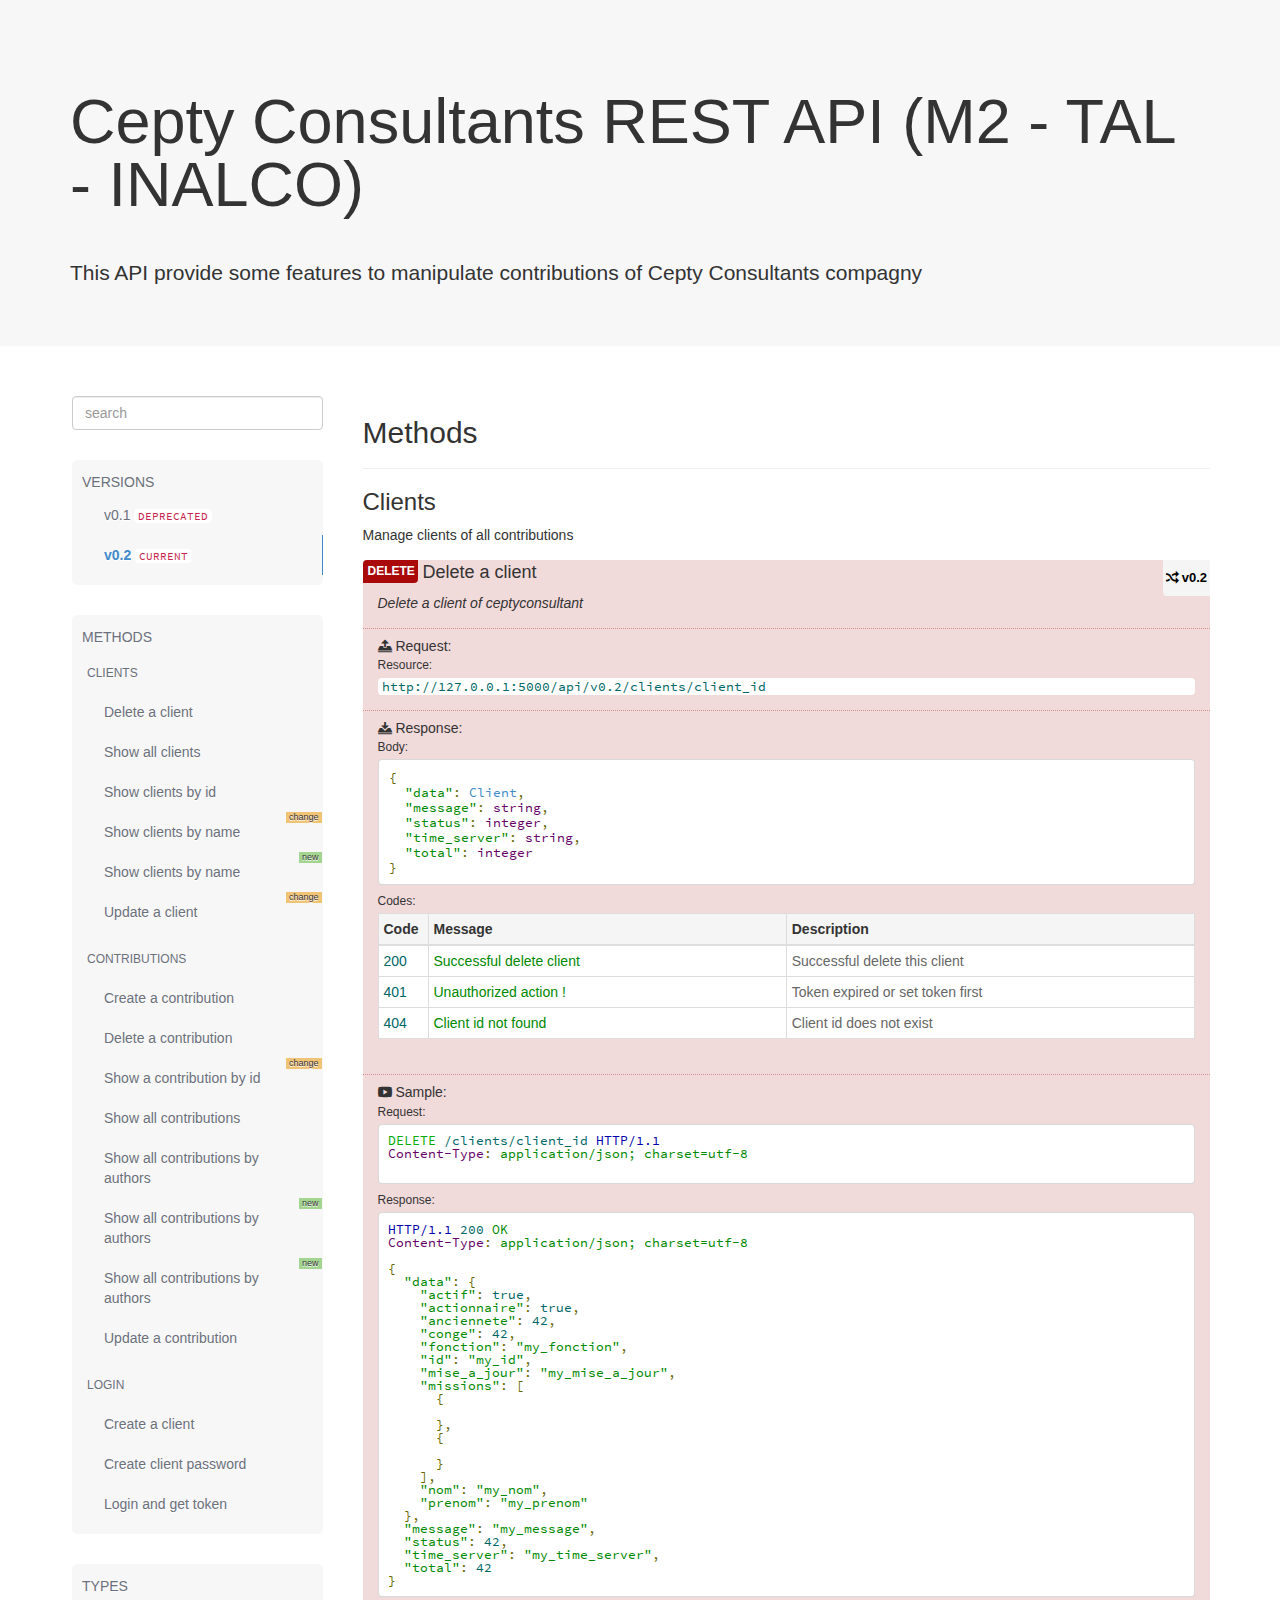
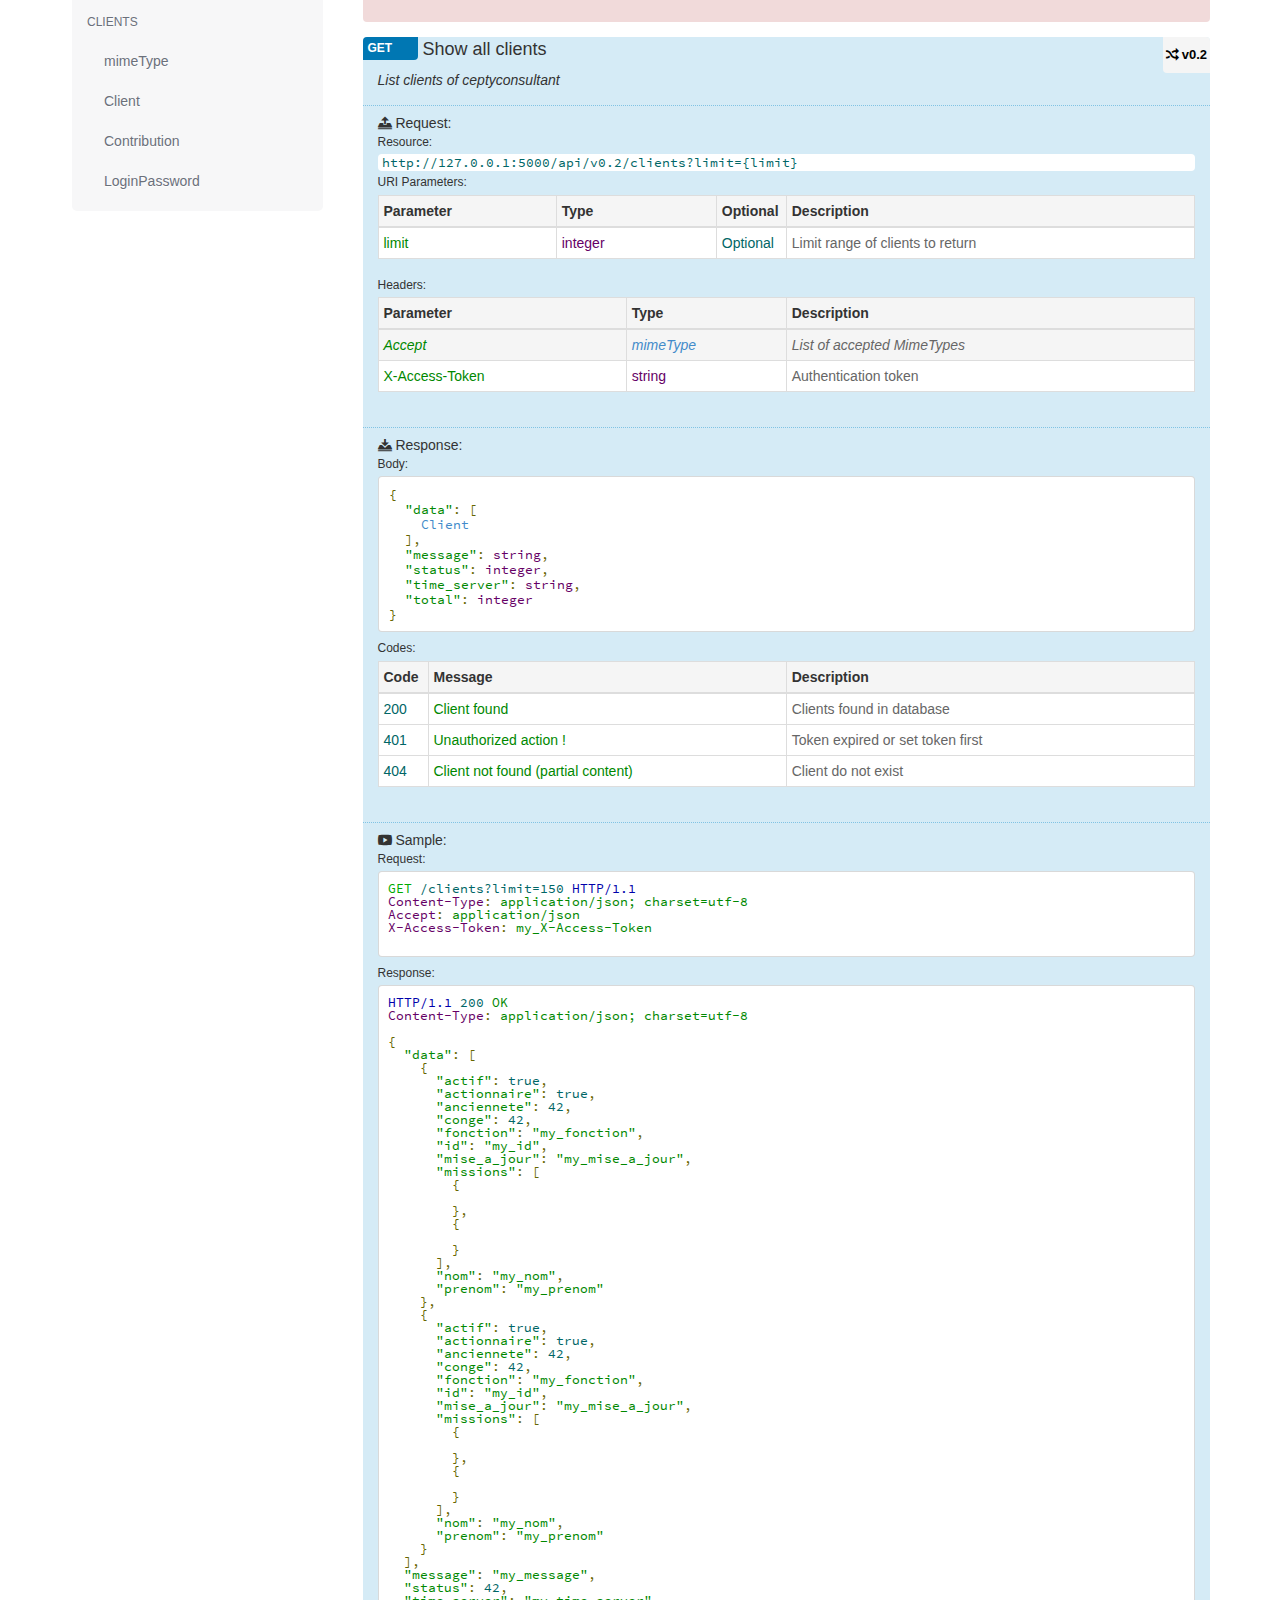
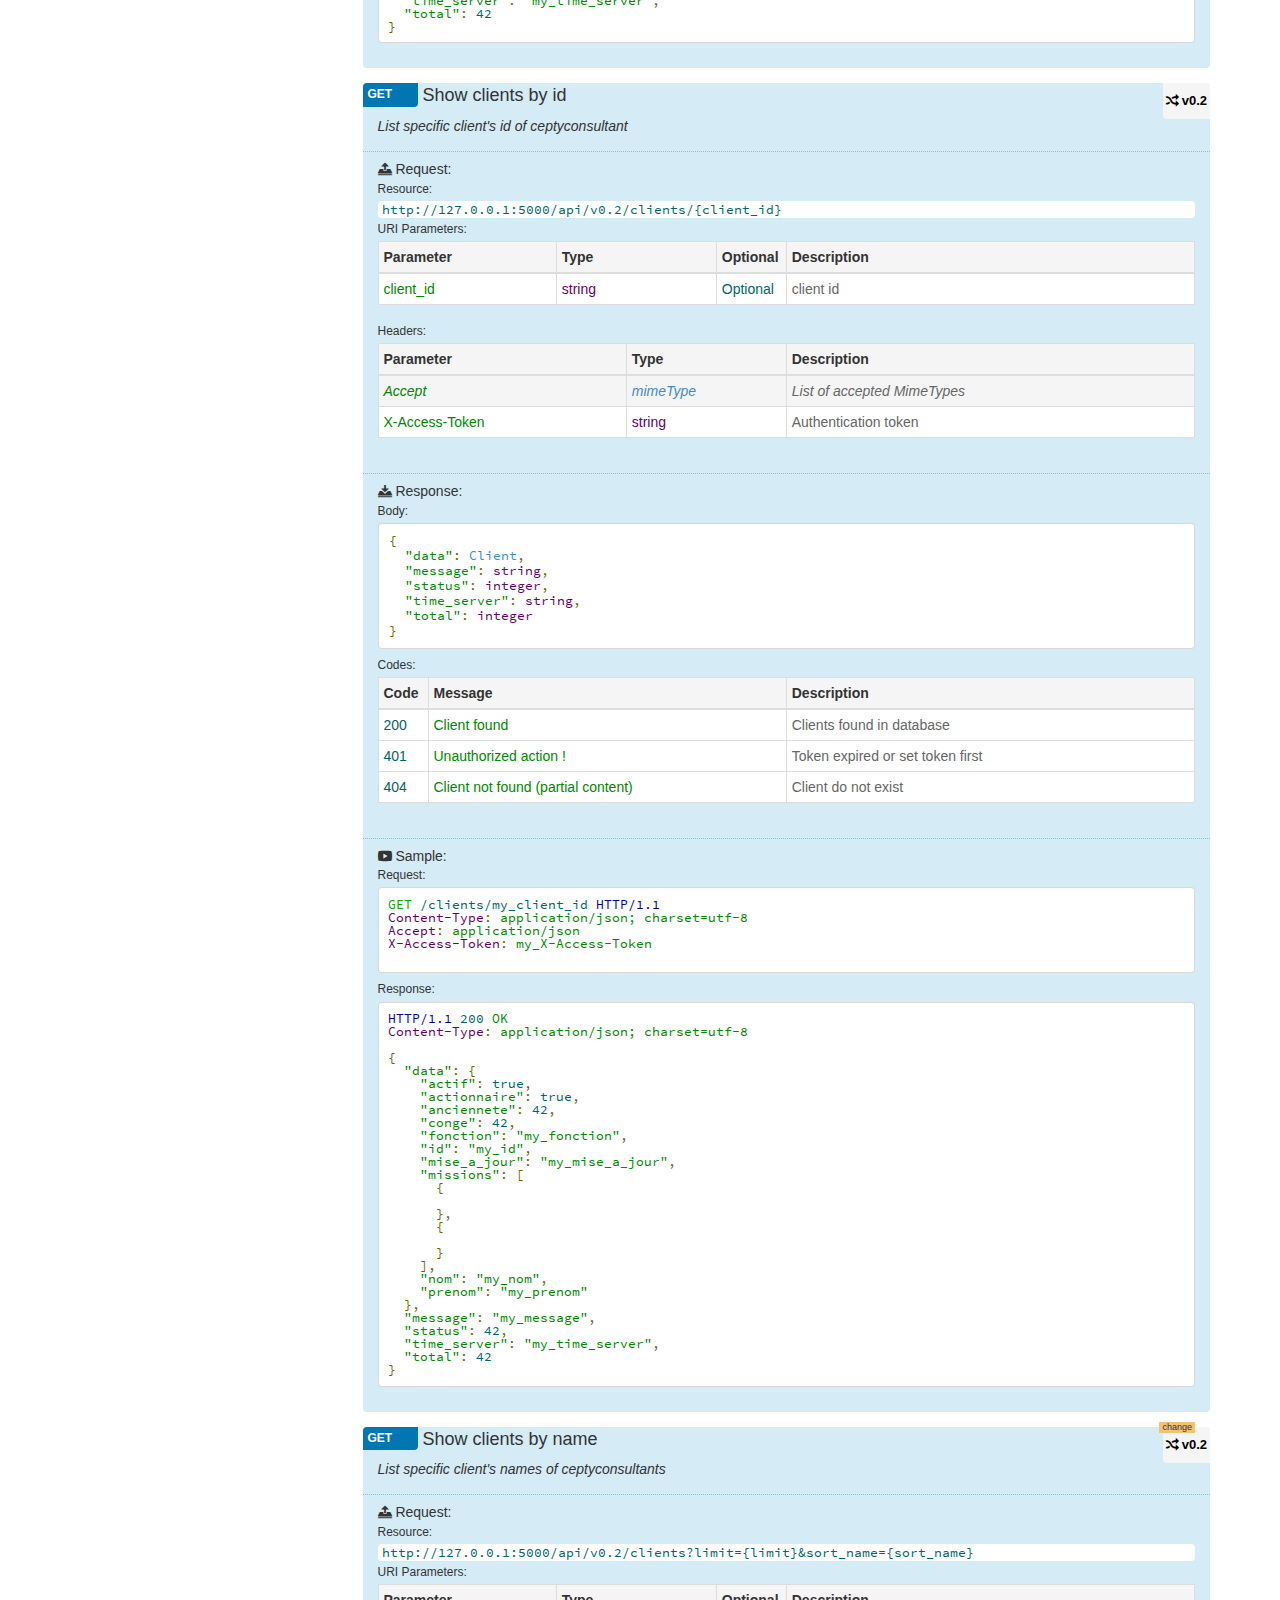
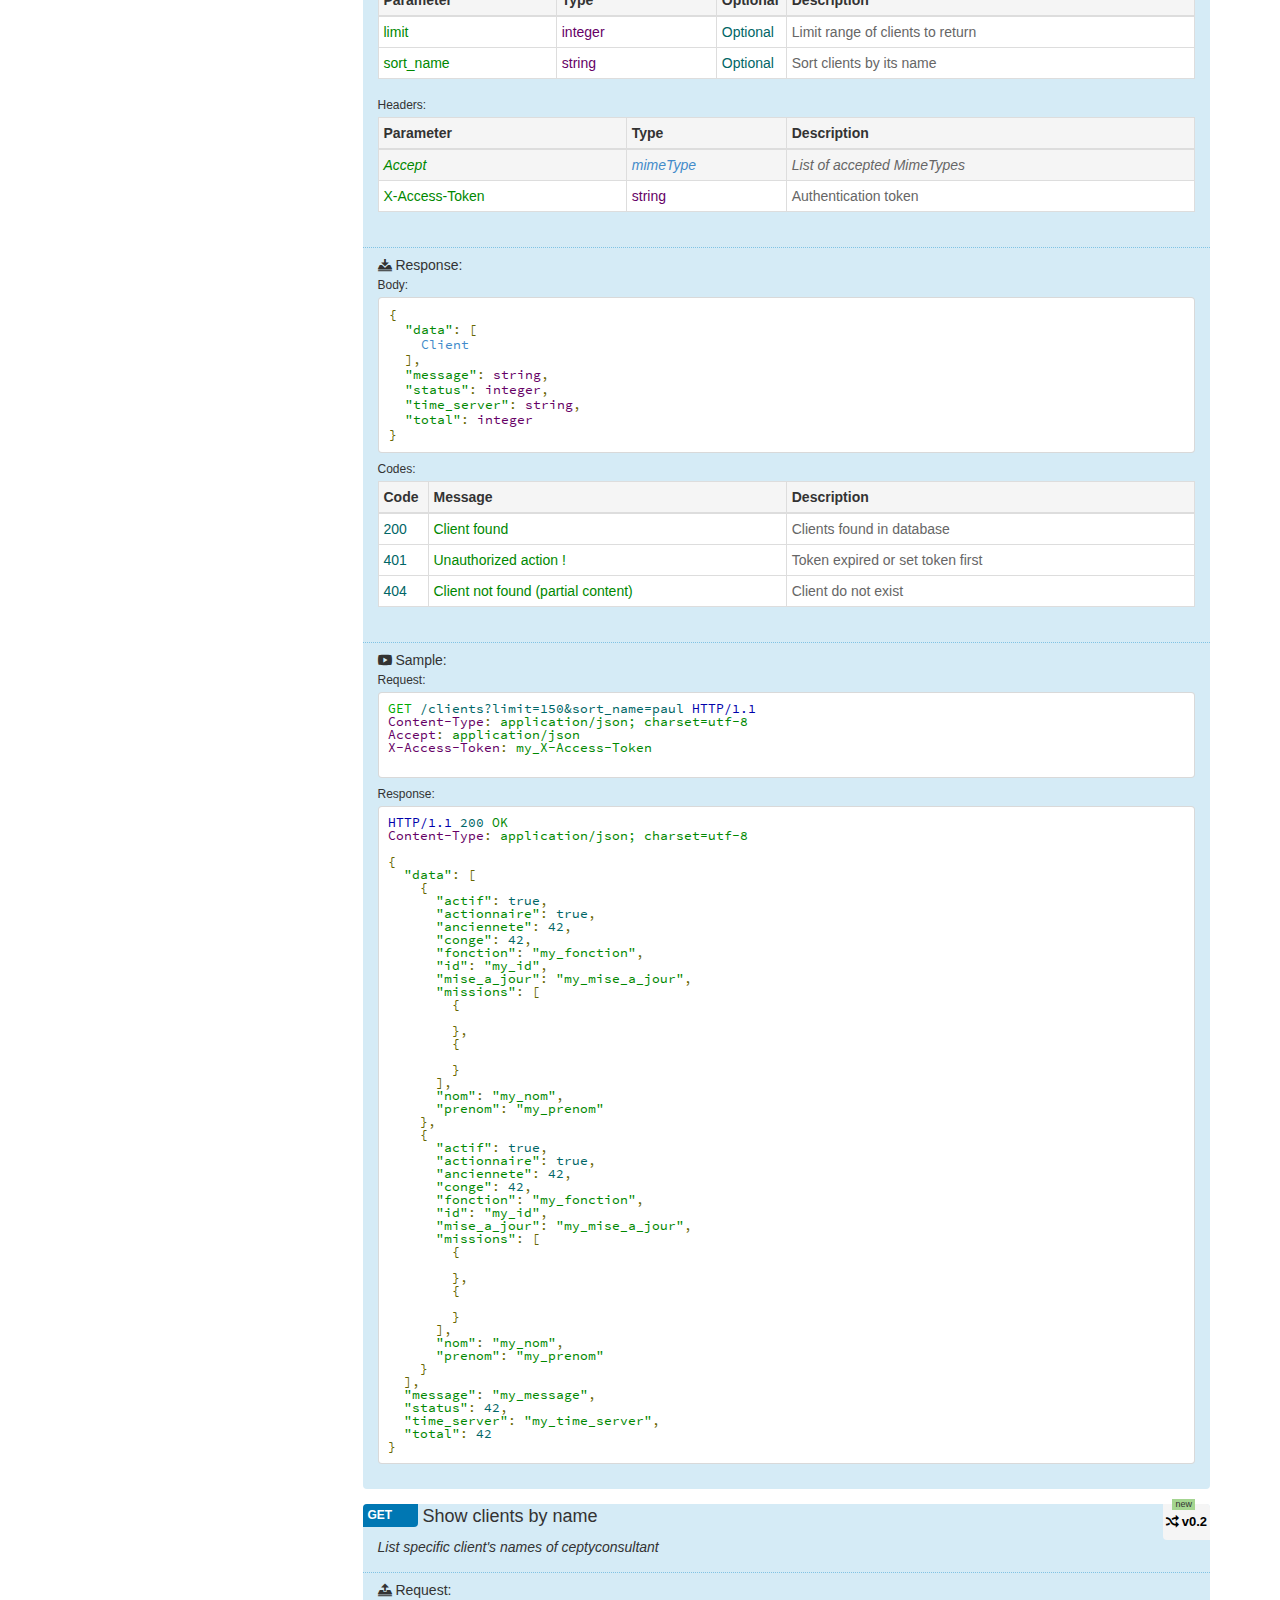
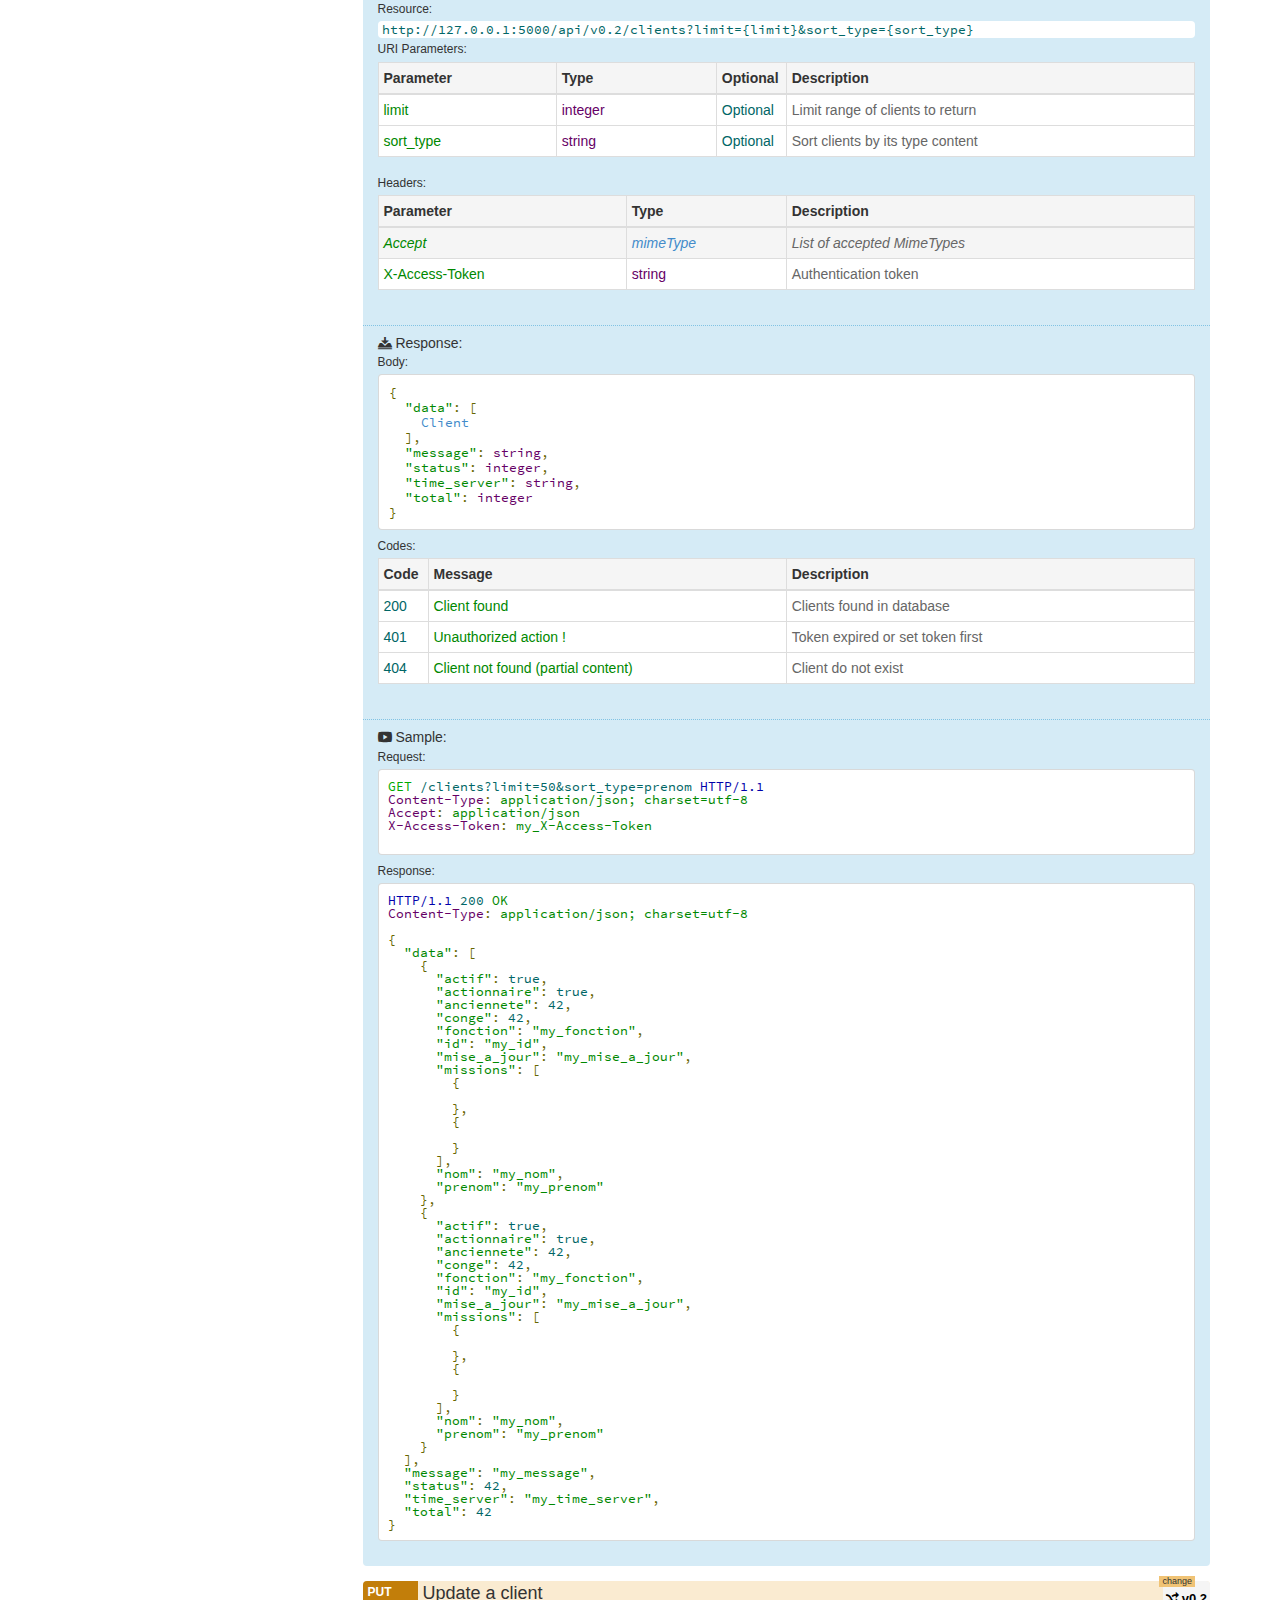
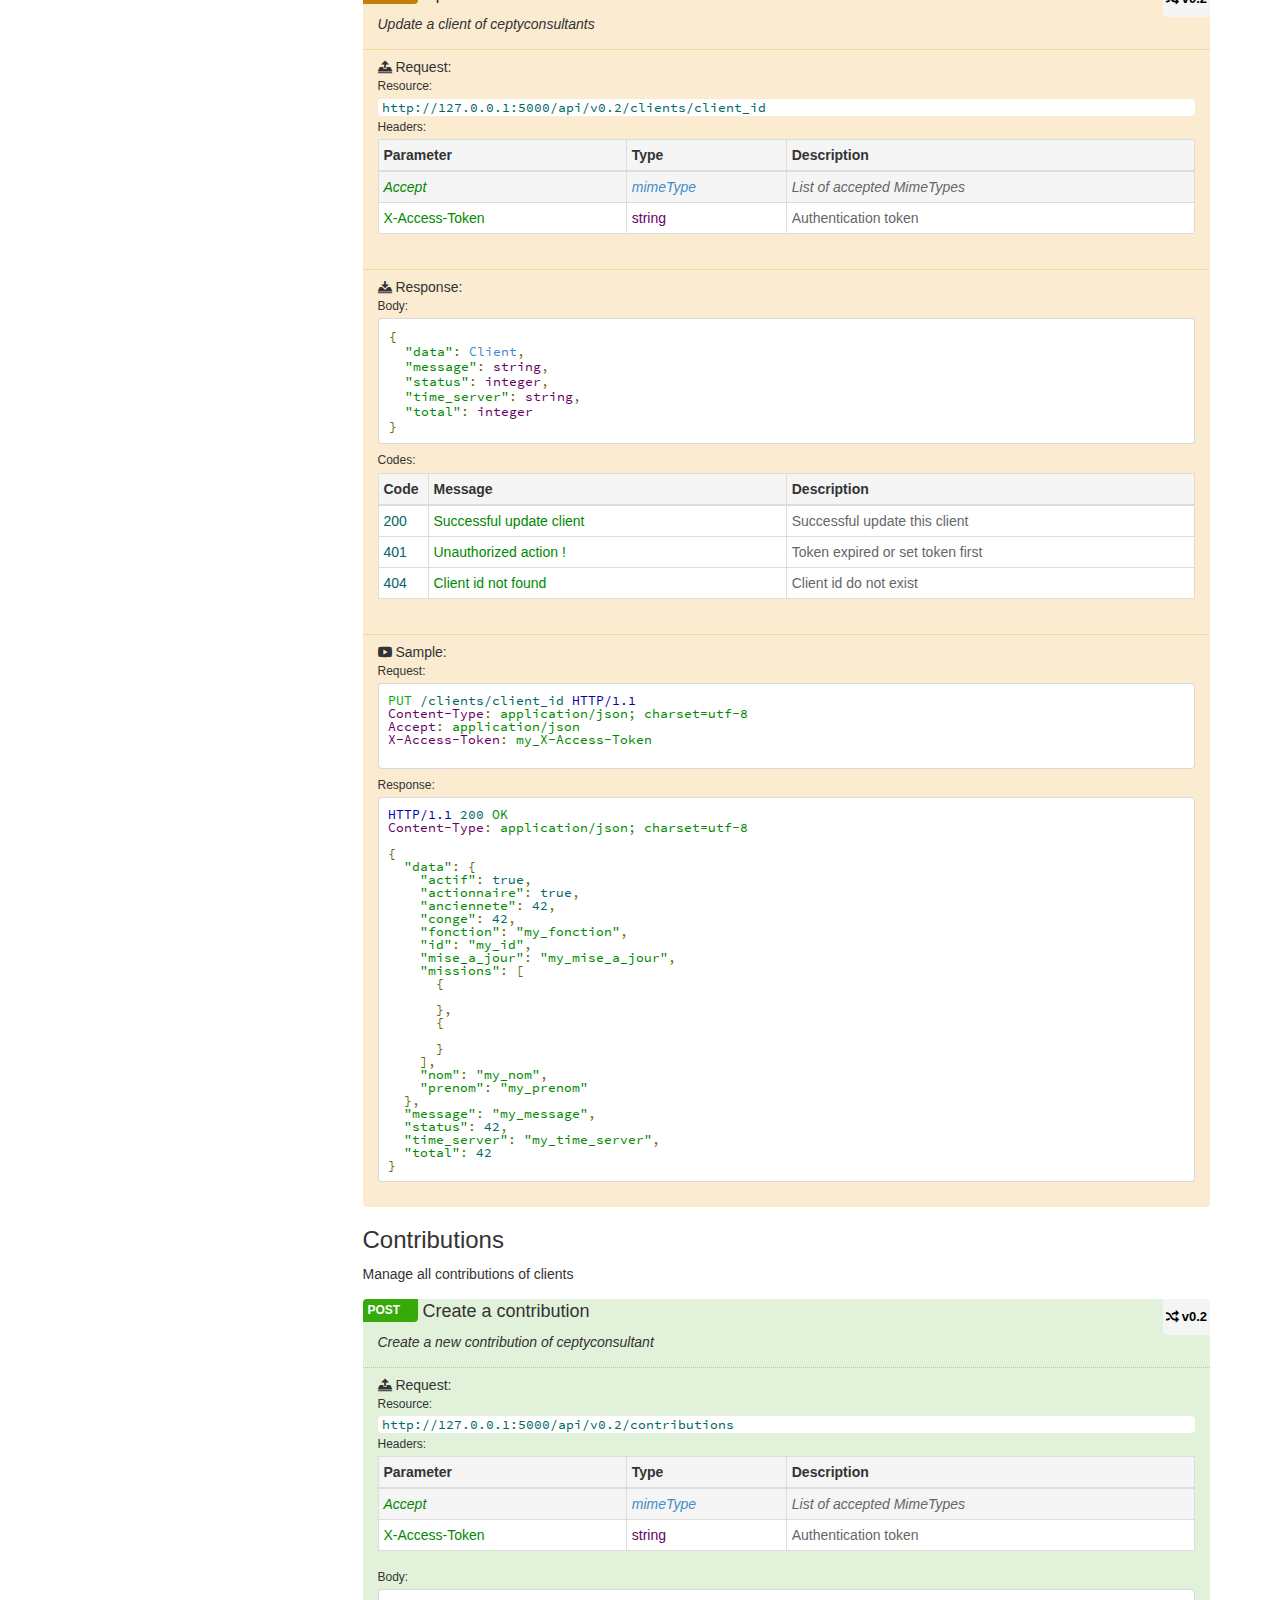
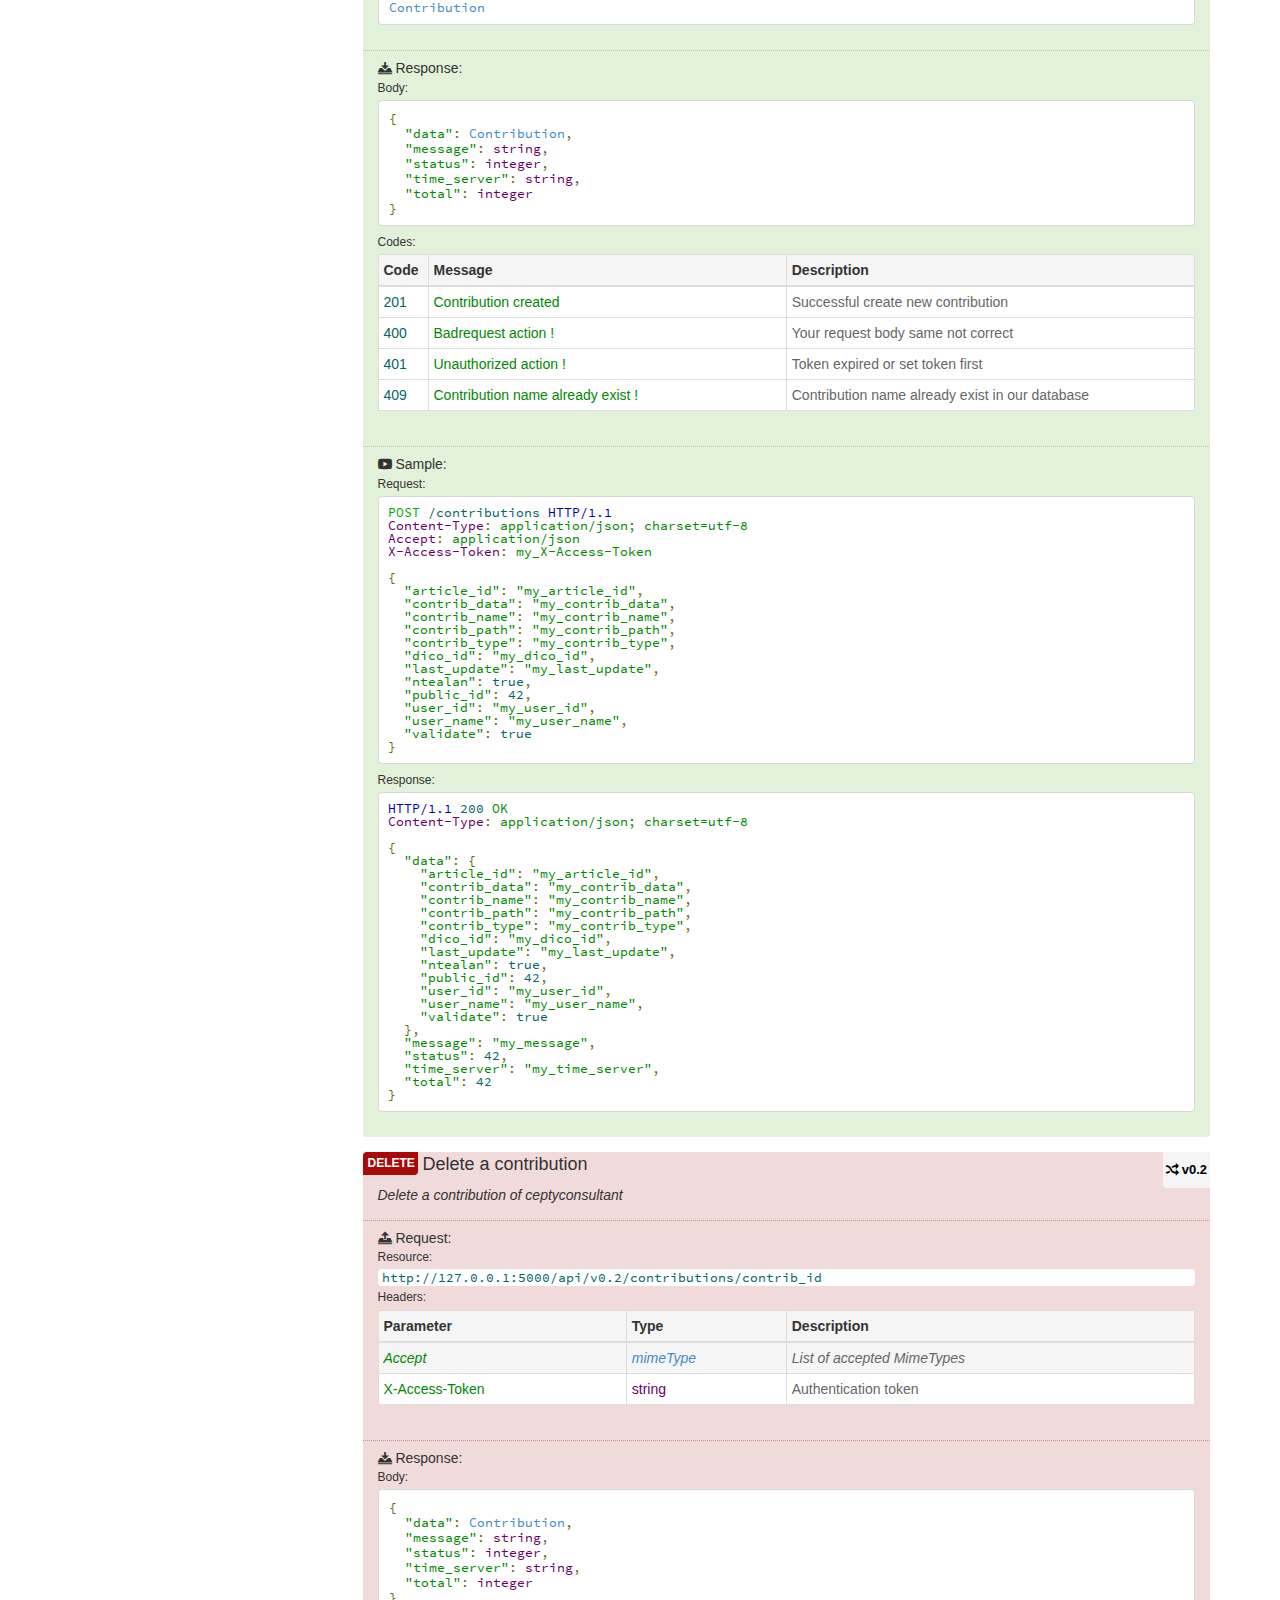
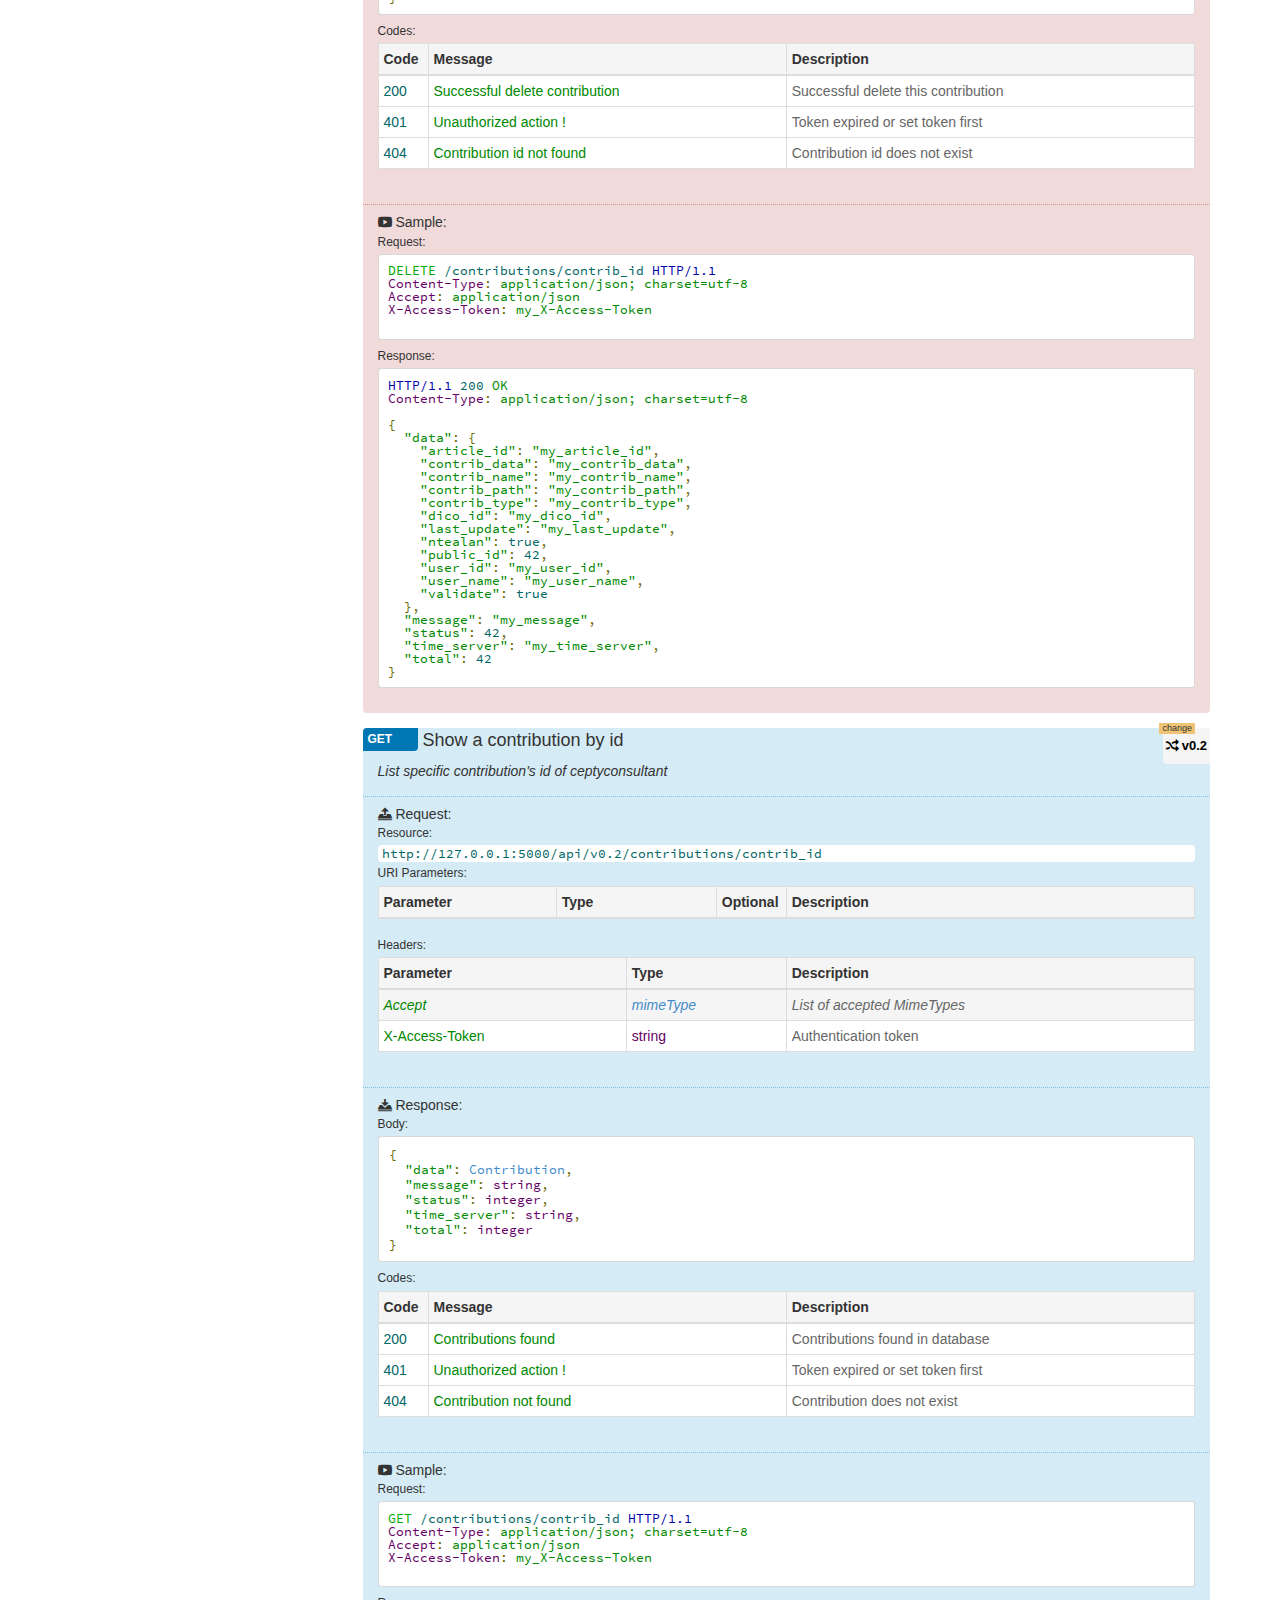
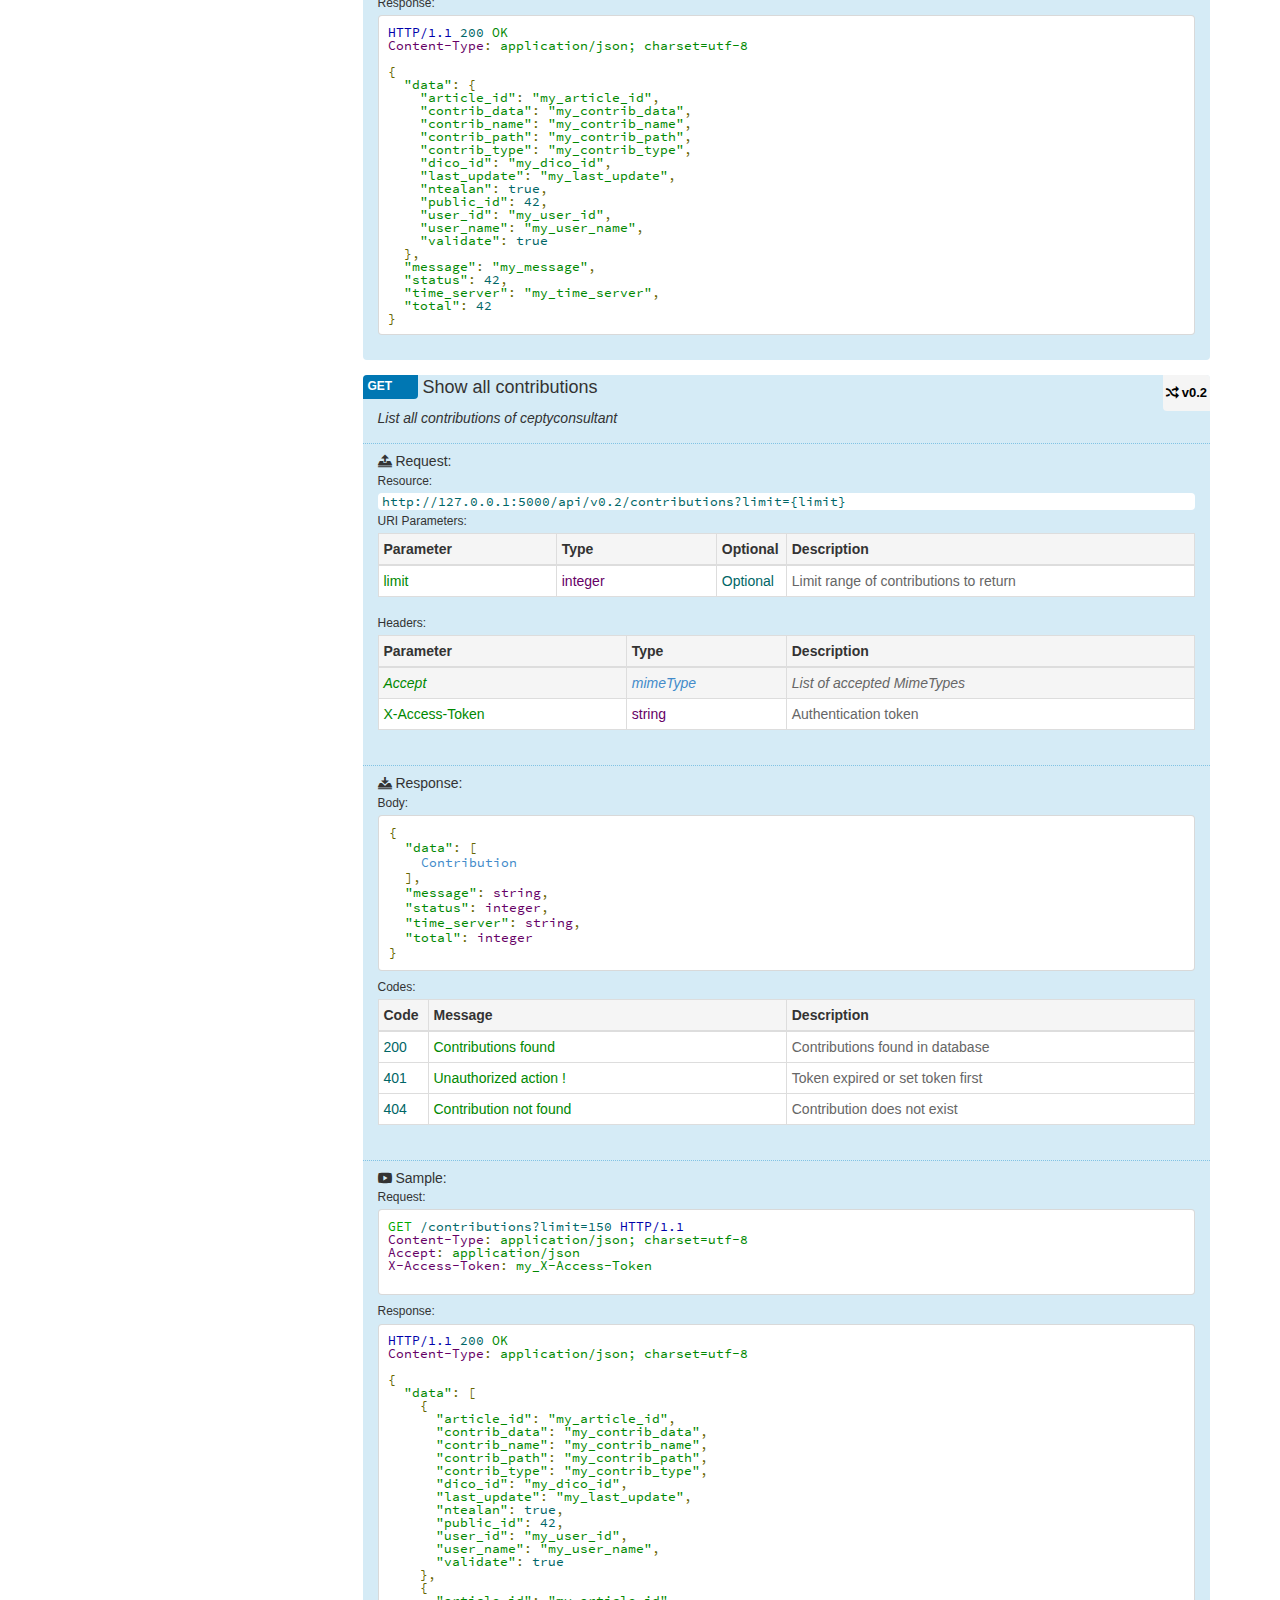
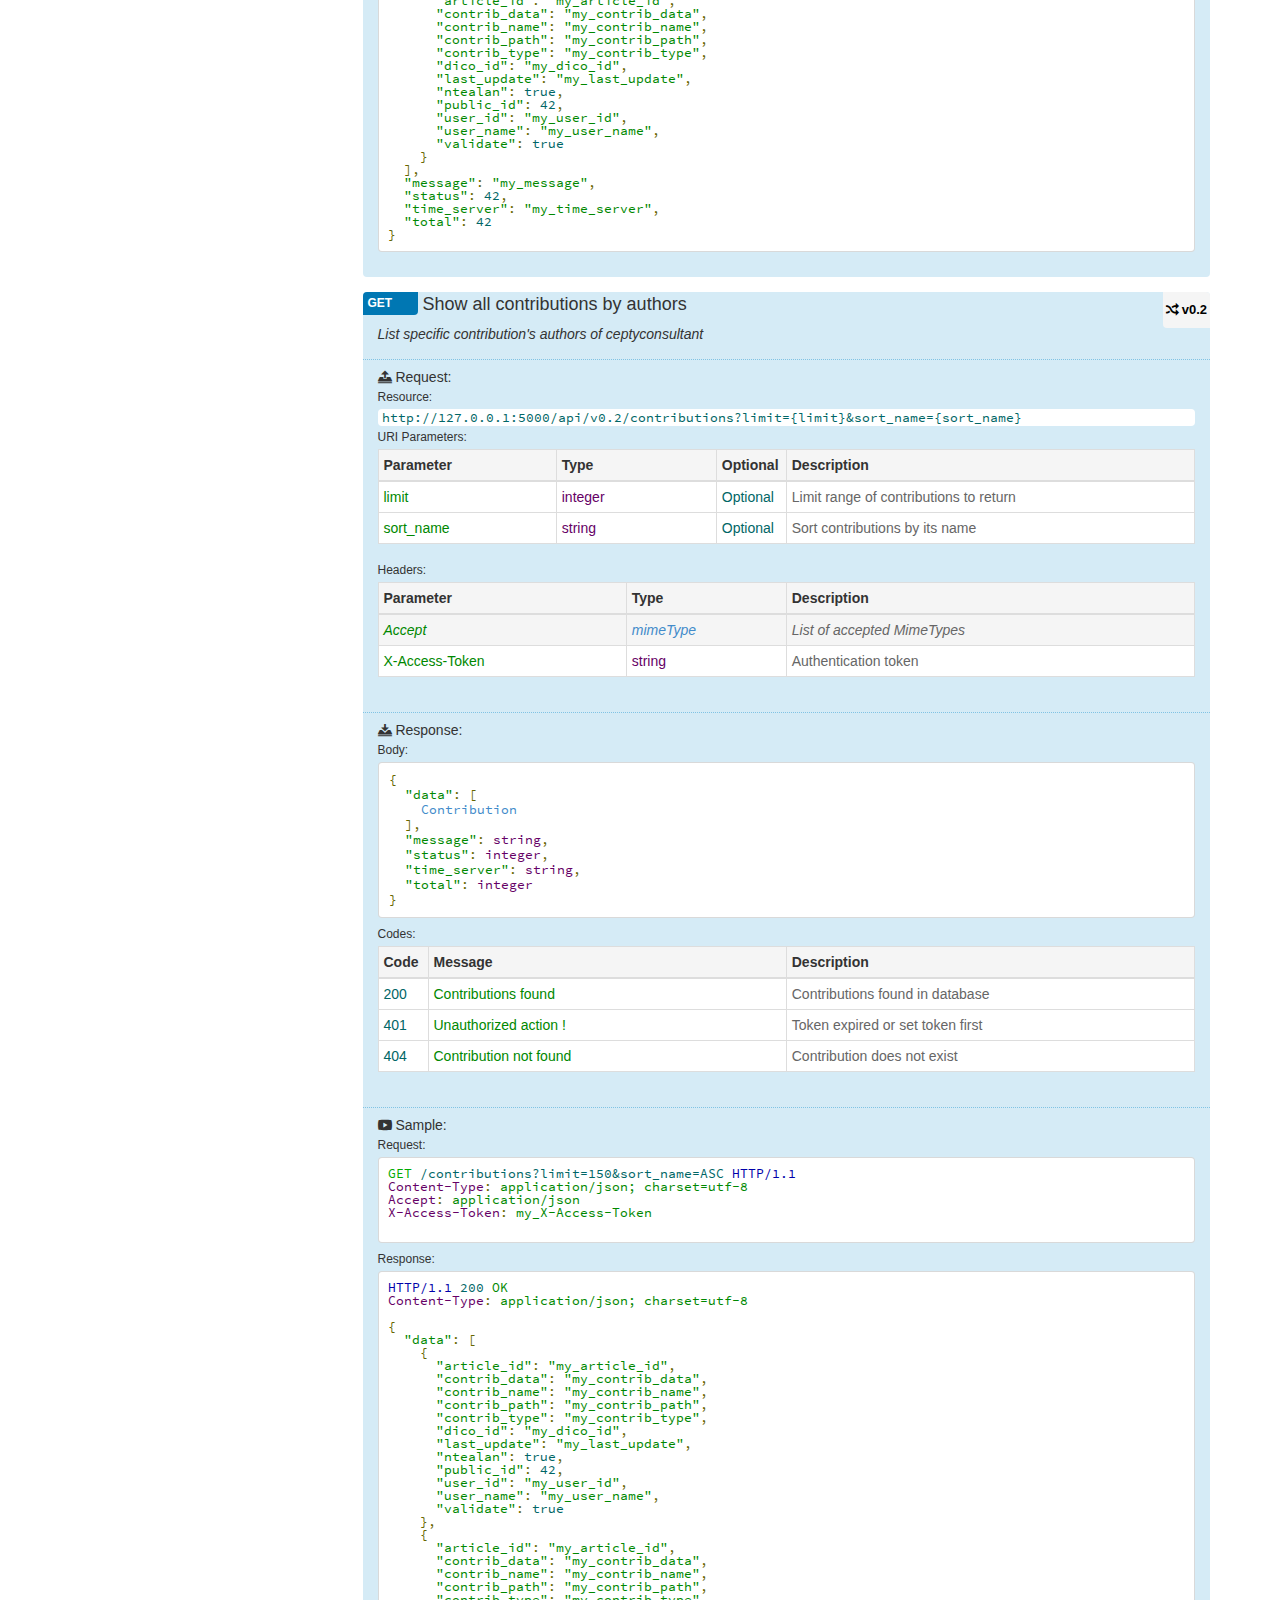
<file: cepty/doc/home-v0.2.html>
<!doctype html>
<html lang="en">
<head>
    <meta charset="utf-8">
    <meta name="viewport" content="width=device-width, initial-scale=1.0">
<title>Cepty Consultants REST API (M2 - TAL - INALCO)</title>
    
<link href="./css/combined.css" rel="stylesheet">
<script type="text/javascript" src="./js/combined.js"></script>
     
</head>
<body>
    <div class="jumbotron">
    <div class="container">
        <h1>Cepty Consultants REST API (M2 - TAL - INALCO)</h1><p>
        This API provide some features to manipulate contributions of Cepty Consultants compagny
        </p></div>
</div><div id="help-modal" class="modal fade" tabindex="-1" role="dialog" aria-hidden="true">
    <div class="modal-dialog">
        <div class="modal-content">
            <div class="modal-header">
                <button type="button" class="close" data-dismiss="modal" aria-hidden="true">×</button>
                <h3>Keyboard Shortcuts</h3>
            </div>
            <div class="modal-body">
                <div class="help_row">
                    <h4>Site wide shortcuts</h4>
                    <dl class="keyboard-mappings">
                        <dt>?</dt>
                        <dd>Bring up this help dialog</dd>
                    </dl>
                    <dl class="keyboard-mappings">
                        <dt>esc</dt>
                        <dd>Hide this help dialog</dd>
                    </dl>
                    <dl class="keyboard-mappings">
                        <dt>/</dt>
                        <dd>Focus search bar</dd>
                    </dl>
                </div>
                <div class="help_row">
                    <h4>Navigation</h4>
                    <dl class="keyboard-mappings">
                        <dt>j <em>or</em> n</dt>
                        <dd>Move to next method or type</dd>
                    </dl>
                    <dl class="keyboard-mappings">
                        <dt>k <em>or</em> p</dt>
                        <dd>Move to previous method or type</dd>
                    </dl>
            
                    <dl class="keyboard-mappings">
                        <dt>v</dt>
                        <dd>Move to next version</dd>
                    </dl>
                    <dl class="keyboard-mappings">
                        <dt>b</dt>
                        <dd>Move to previous version</dd>
                    </dl>
            
                </div>
            
                <div class="help_row">
                    <h4>Diff</h4>
                    <dl class="keyboard-mappings">
                        <dt>&lt;shift&gt; + j</dt>
                        <dd>Move to next method or type with a diff</dd>
                    </dl>
                    <dl class="keyboard-mappings">
                        <dt>&lt;shift&gt; + k</dt>
                        <dd>Move to previous method or type with a diff</dd>
                    </dl>
                    <dl class="keyboard-mappings">
                        <dt>d</dt>
                        <dd>Toggle diff mode</dd>
                    </dl>
                    <dl class="keyboard-mappings">
                        <dt>s</dt>
                        <dd>Toggle side by side / inline mode</dd>
                    </dl>
                    <dl class="keyboard-mappings">
                        <dt>f</dt>
                        <dd>Toggle full / strict diff</dd>
                    </dl>
                    <dl class="keyboard-mappings">
                        <dt>&lt;shift&gt; + v</dt>
                        <dd>Move to next version to diff</dd>
                    </dl>
                    <dl class="keyboard-mappings">
                        <dt>&lt;shift&gt; + b</dt>
                        <dd>Move to previous version to diff</dd>
                    </dl>
                </div>
            
            </div>
        </div>
    </div>
</div><div class="container">
    <div class="row">
        <div class="col-md-3">
            <div class="doc-sidebar"><input type="search" placeholder="search" class="col-md-12 form-control">
<ul id="nav-versions" class="nav nav-list doc-sidenav">
    <li class="nav-header"><h5>Versions</h5></li>
    <li data-version="v0.1" data-status="DEPRECATED">
        <a href="javascript:navigateTo({version: 'v0.1'}, ['category', 'method', 'category', 'type'])" data-target="#v-v0.1"><span>v0.1 </span><code>DEPRECATED</code></a>
    </li>
    <li data-version="v0.2" data-status="CURRENT">
        <a href="javascript:navigateTo({version: 'v0.2'}, ['category', 'method', 'category', 'type'])" data-target="#v-v0.2"><span>v0.2 </span><code>CURRENT</code></a>
    </li>
</ul>
<div class="scroll-spyable">
    <ul class="nav nav-list doc-sidenav">
        <li class="nav-header"><h5>Methods</h5></li><li class="nav-header" data-group="Clients"><a href="javascript:navigateTo({category: 'Clients'}, ['category', 'method', 'type'])" data-target="#c-Clients"><h6>Clients</h6></a></li>
        <li data-group="Clients"  data-item="Delete a client"><a href="javascript:navigateTo({category: 'Clients', method: 'DeleteClient'}, ['category', 'method'])" data-target="#m-DeleteClient"><span>Delete a client</span></a></li>
        <li data-group="Clients"  data-item="Show all clients"><a href="javascript:navigateTo({category: 'Clients', method: 'GetAllClients'}, ['category', 'method'])" data-target="#m-GetAllClients"><span>Show all clients</span></a></li>
        <li data-group="Clients"  data-item="Show clients by id"><a href="javascript:navigateTo({category: 'Clients', method: 'GetClientsById'}, ['category', 'method'])" data-target="#m-GetClientsById"><span>Show clients by id</span></a></li>
        <li data-group="Clients"  data-item="Show clients by name"><a href="javascript:navigateTo({category: 'Clients', method: 'GetClientsByName'}, ['category', 'method'])" data-target="#m-GetClientsByName"><span>Show clients by name</span></a></li>
        <li data-group="Clients"  data-item="Show clients by name"><a href="javascript:navigateTo({category: 'Clients', method: 'GetClientsByType'}, ['category', 'method'])" data-target="#m-GetClientsByType"><span>Show clients by name</span></a></li>
        <li data-group="Clients"  data-item="Update a client"><a href="javascript:navigateTo({category: 'Clients', method: 'PutClient'}, ['category', 'method'])" data-target="#m-PutClient"><span>Update a client</span></a></li>
        <li class="separator"></li><li class="nav-header" data-group="Contributions"><a href="javascript:navigateTo({category: 'Contributions'}, ['category', 'method', 'type'])" data-target="#c-Contributions"><h6>Contributions</h6></a></li>
        <li data-group="Contributions"  data-item="Create a contribution"><a href="javascript:navigateTo({category: 'Contributions', method: 'PostContribution'}, ['category', 'method'])" data-target="#m-PostContribution"><span>Create a contribution</span></a></li>
        <li data-group="Contributions"  data-item="Delete a contribution"><a href="javascript:navigateTo({category: 'Contributions', method: 'DeleteContribution'}, ['category', 'method'])" data-target="#m-DeleteContribution"><span>Delete a contribution</span></a></li>
        <li data-group="Contributions"  data-item="Show a contribution by id"><a href="javascript:navigateTo({category: 'Contributions', method: 'GetContributionById'}, ['category', 'method'])" data-target="#m-GetContributionById"><span>Show a contribution by id</span></a></li>
        <li data-group="Contributions"  data-item="Show all contributions"><a href="javascript:navigateTo({category: 'Contributions', method: 'GetAllContributions'}, ['category', 'method'])" data-target="#m-GetAllContributions"><span>Show all contributions</span></a></li>
        <li data-group="Contributions"  data-item="Show all contributions by authors"><a href="javascript:navigateTo({category: 'Contributions', method: 'GetContributionsByName'}, ['category', 'method'])" data-target="#m-GetContributionsByName"><span>Show all contributions by authors</span></a></li>
        <li data-group="Contributions"  data-item="Show all contributions by authors"><a href="javascript:navigateTo({category: 'Contributions', method: 'GetContributionsByType'}, ['category', 'method'])" data-target="#m-GetContributionsByType"><span>Show all contributions by authors</span></a></li>
        <li data-group="Contributions"  data-item="Show all contributions by authors"><a href="javascript:navigateTo({category: 'Contributions', method: 'GetContributionsByValue'}, ['category', 'method'])" data-target="#m-GetContributionsByValue"><span>Show all contributions by authors</span></a></li>
        <li data-group="Contributions"  data-item="Update a contribution"><a href="javascript:navigateTo({category: 'Contributions', method: 'PutContribution'}, ['category', 'method'])" data-target="#m-PutContribution"><span>Update a contribution</span></a></li>
        <li class="separator"></li><li class="nav-header" data-group="Login"><a href="javascript:navigateTo({category: 'Login'}, ['category', 'method', 'type'])" data-target="#c-Login"><h6>Login</h6></a></li>
        <li data-group="Login"  data-item="Create a client"><a href="javascript:navigateTo({category: 'Login', method: 'PostClient'}, ['category', 'method'])" data-target="#m-PostClient"><span>Create a client</span></a></li>
        <li data-group="Login"  data-item="Create client password"><a href="javascript:navigateTo({category: 'Login', method: 'PostLogin'}, ['category', 'method'])" data-target="#m-PostLogin"><span>Create client password</span></a></li>
        <li data-group="Login"  data-item="Login and get token"><a href="javascript:navigateTo({category: 'Login', method: 'GetLogin'}, ['category', 'method'])" data-target="#m-GetLogin"><span>Login and get token</span></a></li>
    </ul>
    <ul class="nav nav-list doc-sidenav">
        <li class="nav-header"><h5>Types</h5></li><li class="nav-header" data-group="Clients"><a href="javascript:navigateTo({category: 'Clients'}, ['category', 'method', 'type'])" data-target="#c-Clients"><h6>Clients</h6></a></li>
        <li data-group="Clients" data-item="mimeType"><a href="javascript:navigateTo({category: 'Clients', type: 'mimeType'}, ['category', 'method'])" data-target="#t-mimeType"><span>mimeType</span></a></li>
        <li class="separator"></li>
        <li data-group="None" data-item="Client"><a href="javascript:navigateTo({category: 'None', type: 'Client'}, ['category', 'method'])" data-target="#t-Client"><span>Client</span></a></li>
        <li data-group="None" data-item="Contribution"><a href="javascript:navigateTo({category: 'None', type: 'Contribution'}, ['category', 'method'])" data-target="#t-Contribution"><span>Contribution</span></a></li>
        <li data-group="None" data-item="LoginPassword"><a href="javascript:navigateTo({category: 'None', type: 'LoginPassword'}, ['category', 'method'])" data-target="#t-LoginPassword"><span>LoginPassword</span></a></li>
    </ul>
</div>
            </div>
        </div>
        <div class="col-md-9">
            <div id="item-head" class="item">
                <h4></h4>
                <div class="diff-header"></div>
                <div class="stack">
                    <h5>hello</h5>
                </div>
            </div>
            <div class="page-header">
                <h2>Methods</h2>
            </div>
            <ul class="list-unstyled">
    <li class="category" id="c-Clients"><h3>Clients</h3>
        <div class="description">Manage clients of all contributions</div>
        <ul class="list-unstyled">
            <li class="method item" id="m-DeleteClient" data-method="DELETE">
                <h4>Delete a client</h4>
                <div class="diff-header">
                    <h5 class="desc"></h5>
                    <h5 class="diff">
                        <i class="i-side mode-side"></i>
                        <i class="i-inline mode-inline"></i>
                        <i class="i-full mode-full"></i>
                        <i class="i-mini mode-mini"></i>
                        <i class="i-diff"></i>
                         Diff
                    </h5>
                    <ul class="versions list-inline">
                        <li data-version="v0.1" data-changed="new"data-exists="yes">v0.1</li>
                        <li data-version="v0.2" data-changed="none"data-exists="yes">v0.2</li>
                    </ul>
                </div><div class="nocontents">no implementation for this version</div>
                <div class="contents">

<h5 class="title"></h5>

<div class="description stack">
    
    <div class="diff_version" data-version="v0.1 v0.2">Delete a client of ceptyconsultant</div></div><div class="request stack">
    <h5><i class="i-request"></i> Request: </h5>
    <h6>Resource: </h6>

    <code  class="diff_version" data-version="v0.1 v0.2"><span class="hur">http://127.0.0.1:5000/api/v0.2/clients/client_id</span></code>
</div>

<div class="response stack">
    <h5><i class="i-response"></i> Response: </h5>
    <h6>Body: </h6>
    <div class="code"><table class="table-hover">
        <colgroup>
            <col width="50%%"></col>
            <col width="50%%"></col>
        </colgroup>
        <tbody>

    <tr class="diff_version" data-version="v0.1 v0.2">
        <td><span class="pun">{</span></td>
        <td class="com"></td>
    </tr>
    <tr class="diff_version" data-version="v0.1 v0.2">
        <td>  <span class="str">"data"</span><span class="pun">: </span><span class="typ"><a href="javascript:navigateTo({type: 'Client'}, ['category', 'method'])">Client</a></span><span class="pun">,</span></td>
        <td class="com"></td>
    </tr>
    <tr class="diff_version" data-version="v0.1 v0.2">
        <td>  <span class="str">"message"</span><span class="pun">: </span><span class="typ">string</span><span class="pun">,</span></td>
        <td class="com"></td>
    </tr>
    <tr class="diff_version" data-version="v0.1 v0.2">
        <td>  <span class="str">"status"</span><span class="pun">: </span><span class="typ">integer</span><span class="pun">,</span></td>
        <td class="com"></td>
    </tr>
    <tr class="diff_version" data-version="v0.1 v0.2">
        <td>  <span class="str">"time_server"</span><span class="pun">: </span><span class="typ">string</span><span class="pun">,</span></td>
        <td class="com"></td>
    </tr>
    <tr class="diff_version" data-version="v0.1 v0.2">
        <td>  <span class="str">"total"</span><span class="pun">: </span><span class="typ">integer</span></td>
        <td class="com"></td>
    </tr>
    <tr class="diff_version" data-version="v0.1 v0.2">
        <td><span class="pun">}</span></td>
        <td></td>
    </tr>
        </tbody>
    </table></div>
    <h6>Codes: </h6><table class="table table-bordered table-hover table-condensed">
        <colgroup>
            <col width="50px"></col>
            <col></col>
            <col width="50%"></col>
        </colgroup>
        <thead>
            <tr>
            <th><span
            >Code</span></th>
            <th><span
            >Message</span></th>
            <th><span
            >Description</span></th>
            </tr>
        </thead>
        <tbody>
            
        <tr class="diff_version " data-version="v0.1 v0.2">
            <td><span class="lit">200</span></td>
            <td><span class="str">Successful delete client</span></td>
            <td><span class="com">Successful delete this client</span></td>
        </tr>
        <tr class="diff_version " data-version="v0.1 v0.2">
            <td><span class="lit">401</span></td>
            <td><span class="str">Unauthorized action !</span></td>
            <td><span class="com">Token expired or set token first</span></td>
        </tr>
        <tr class="diff_version " data-version="v0.1 v0.2">
            <td><span class="lit">404</span></td>
            <td><span class="str">Client id not found</span></td>
            <td><span class="com">Client id does not exist</span></td>
        </tr>
        </tbody>
    </table>
</div><div class="stack sample"><div data-version="v0.1 v0.2">

<h5><i class="i-sample"></i> Sample: </h5>
<h6>Request: </h6>
<div class="code"><span class="hme">DELETE</span> <span class="hur">/clients/client_id</span> <span class="hpr">HTTP/1.1</span>
<span class="hat">Content-Type</span><span class="pun">: </span><span class="hva">application/json; charset=utf-8</span>

</div>
        <h6>Response: </h6>
        <div class="code"><span class="hpr">HTTP/1.1</span> <span class="lit">200</span> <span class="str">OK</span>
<span class="hat">Content-Type</span><span class="pun">: </span><span class="hva">application/json; charset=utf-8</span>

<span class="pun">{
</span>  <span class="str">"data"</span><span class="pun">: </span><span class="pun">{
</span>    <span class="str">"actif"</span><span class="pun">: </span><span class="lit">true</span><span class="pun">,
</span>    <span class="str">"actionnaire"</span><span class="pun">: </span><span class="lit">true</span><span class="pun">,
</span>    <span class="str">"anciennete"</span><span class="pun">: </span><span class="lit">42</span><span class="pun">,
</span>    <span class="str">"conge"</span><span class="pun">: </span><span class="lit">42</span><span class="pun">,
</span>    <span class="str">"fonction"</span><span class="pun">: </span><span class="str">"my_fonction"</span><span class="pun">,
</span>    <span class="str">"id"</span><span class="pun">: </span><span class="str">"my_id"</span><span class="pun">,
</span>    <span class="str">"mise_a_jour"</span><span class="pun">: </span><span class="str">"my_mise_a_jour"</span><span class="pun">,
</span>    <span class="str">"missions"</span><span class="pun">: </span><span class="pun">[
</span>      <span class="pun">{
</span>
      <span class="pun">}</span><span class="pun">,
</span>      <span class="pun">{
</span>
      <span class="pun">}</span>
    <span class="pun">]</span><span class="pun">,
</span>    <span class="str">"nom"</span><span class="pun">: </span><span class="str">"my_nom"</span><span class="pun">,
</span>    <span class="str">"prenom"</span><span class="pun">: </span><span class="str">"my_prenom"</span>
  <span class="pun">}</span><span class="pun">,
</span>  <span class="str">"message"</span><span class="pun">: </span><span class="str">"my_message"</span><span class="pun">,
</span>  <span class="str">"status"</span><span class="pun">: </span><span class="lit">42</span><span class="pun">,
</span>  <span class="str">"time_server"</span><span class="pun">: </span><span class="str">"my_time_server"</span><span class="pun">,
</span>  <span class="str">"total"</span><span class="pun">: </span><span class="lit">42</span>
<span class="pun">}</span></div></div></div>
                </div>
            </li>
            <li class="method item" id="m-GetAllClients" data-method="GET">
                <h4>Show all clients</h4>
                <div class="diff-header">
                    <h5 class="desc"></h5>
                    <h5 class="diff">
                        <i class="i-side mode-side"></i>
                        <i class="i-inline mode-inline"></i>
                        <i class="i-full mode-full"></i>
                        <i class="i-mini mode-mini"></i>
                        <i class="i-diff"></i>
                         Diff
                    </h5>
                    <ul class="versions list-inline">
                        <li data-version="v0.1" data-changed="new"data-exists="yes">v0.1</li>
                        <li data-version="v0.2" data-changed="none"data-exists="yes">v0.2</li>
                    </ul>
                </div><div class="nocontents">no implementation for this version</div>
                <div class="contents">

<h5 class="title"></h5>

<div class="description stack">
    
    <div class="diff_version" data-version="v0.1 v0.2">List clients of ceptyconsultant</div></div><div class="request stack">
    <h5><i class="i-request"></i> Request: </h5>
    <h6>Resource: </h6>

    <code  class="diff_version" data-version="v0.1 v0.2"><span class="hur">http://127.0.0.1:5000/api/v0.2/clients?limit={limit}</span></code>
    <h6>URI Parameters: </h6><table class="table table-bordered table-hover table-condensed">
        <colgroup>
            <col></col>
            <col width="160px"></col>
            <col width="70px"></col>
            <col width="50%"></col>
        </colgroup>
        <thead>
            <tr>
            <th><span
            >Parameter</span></th>
            <th><span
            >Type</span></th>
            <th><span
            >Optional</span></th>
            <th><span
            >Description</span></th>
            </tr>
        </thead>
        <tbody>
            
        <tr class="diff_version " data-version="v0.1 v0.2">
            <td><span class="str">limit</span></td>
            <td><span class="typ">integer<td><span class="lit">Optional</span></td>
            <td><span class="com">Limit range of clients to return</span></td>
        </tr>
        </tbody>
    </table>
    <h6>Headers: </h6><table class="table table-bordered table-hover table-condensed">
        <colgroup>
            <col></col>
            <col width="160px"></col>
            <col width="50%"></col>
        </colgroup>
        <thead>
            <tr>
            <th><span
            >Parameter</span></th>
            <th><span
            >Type</span></th>
            <th><span
            >Description</span></th>
            </tr>
        </thead>
        <tbody>
            
        <tr class="diff_version generic" data-version="v0.1 v0.2">
            <td><span class="str">Accept</span></td>
            <td><span class="typ">
                    <a href="javascript:navigateTo({type: 'mimeType'}, ['category', 'method'])">mimeType</a></span></td>
            <td><span class="com">List of accepted MimeTypes</span></td>
        </tr>
        <tr class="diff_version " data-version="v0.1 v0.2">
            <td><span class="str">X-Access-Token</span></td>
            <td><span class="typ">string</span></td>
            <td><span class="com">Authentication token</span></td>
        </tr>
        </tbody>
    </table>
</div>

<div class="response stack">
    <h5><i class="i-response"></i> Response: </h5>
    <h6>Body: </h6>
    <div class="code"><table class="table-hover">
        <colgroup>
            <col width="50%%"></col>
            <col width="50%%"></col>
        </colgroup>
        <tbody>

    <tr class="diff_version" data-version="v0.1 v0.2">
        <td><span class="pun">{</span></td>
        <td class="com"></td>
    </tr>
    <tr class="diff_version" data-version="v0.1 v0.2">
        <td>  <span class="str">"data"</span><span class="pun">: </span><span class="pun">[</span></td>
        <td class="com"></td>
    </tr>
    <tr class="diff_version" data-version="v0.1 v0.2">
        <td>    <span class="typ"><a href="javascript:navigateTo({type: 'Client'}, ['category', 'method'])">Client</a></span></td>
        <td class="com"></td>
    </tr>
    <tr class="diff_version" data-version="v0.1 v0.2">
        <td>  <span class="pun">]</span><span class="pun">,</span></td>
        <td></td>
    </tr>
    <tr class="diff_version" data-version="v0.1 v0.2">
        <td>  <span class="str">"message"</span><span class="pun">: </span><span class="typ">string</span><span class="pun">,</span></td>
        <td class="com"></td>
    </tr>
    <tr class="diff_version" data-version="v0.1 v0.2">
        <td>  <span class="str">"status"</span><span class="pun">: </span><span class="typ">integer</span><span class="pun">,</span></td>
        <td class="com"></td>
    </tr>
    <tr class="diff_version" data-version="v0.1 v0.2">
        <td>  <span class="str">"time_server"</span><span class="pun">: </span><span class="typ">string</span><span class="pun">,</span></td>
        <td class="com"></td>
    </tr>
    <tr class="diff_version" data-version="v0.1 v0.2">
        <td>  <span class="str">"total"</span><span class="pun">: </span><span class="typ">integer</span></td>
        <td class="com"></td>
    </tr>
    <tr class="diff_version" data-version="v0.1 v0.2">
        <td><span class="pun">}</span></td>
        <td></td>
    </tr>
        </tbody>
    </table></div>
    <h6>Codes: </h6><table class="table table-bordered table-hover table-condensed">
        <colgroup>
            <col width="50px"></col>
            <col></col>
            <col width="50%"></col>
        </colgroup>
        <thead>
            <tr>
            <th><span
            >Code</span></th>
            <th><span
            >Message</span></th>
            <th><span
            >Description</span></th>
            </tr>
        </thead>
        <tbody>
            
        <tr class="diff_version " data-version="v0.1 v0.2">
            <td><span class="lit">200</span></td>
            <td><span class="str">Client found</span></td>
            <td><span class="com">Clients found in database</span></td>
        </tr>
        <tr class="diff_version " data-version="v0.1 v0.2">
            <td><span class="lit">401</span></td>
            <td><span class="str">Unauthorized action !</span></td>
            <td><span class="com">Token expired or set token first</span></td>
        </tr>
        <tr class="diff_version " data-version="v0.1 v0.2">
            <td><span class="lit">404</span></td>
            <td><span class="str">Client not found (partial content)</span></td>
            <td><span class="com">Client do not exist</span></td>
        </tr>
        </tbody>
    </table>
</div><div class="stack sample"><div data-version="v0.1 v0.2">

<h5><i class="i-sample"></i> Sample: </h5>
<h6>Request: </h6>
<div class="code"><span class="hme">GET</span> <span class="hur">/clients?limit=150</span> <span class="hpr">HTTP/1.1</span>
<span class="hat">Content-Type</span><span class="pun">: </span><span class="hva">application/json; charset=utf-8</span>
<span class="hat">Accept</span><span class="pun">: </span><span class="hva">application/json</span>
<span class="hat">X-Access-Token</span><span class="pun">: </span><span class="hva">my_X-Access-Token</span>

</div>
        <h6>Response: </h6>
        <div class="code"><span class="hpr">HTTP/1.1</span> <span class="lit">200</span> <span class="str">OK</span>
<span class="hat">Content-Type</span><span class="pun">: </span><span class="hva">application/json; charset=utf-8</span>

<span class="pun">{
</span>  <span class="str">"data"</span><span class="pun">: </span><span class="pun">[
</span>    <span class="pun">{
</span>      <span class="str">"actif"</span><span class="pun">: </span><span class="lit">true</span><span class="pun">,
</span>      <span class="str">"actionnaire"</span><span class="pun">: </span><span class="lit">true</span><span class="pun">,
</span>      <span class="str">"anciennete"</span><span class="pun">: </span><span class="lit">42</span><span class="pun">,
</span>      <span class="str">"conge"</span><span class="pun">: </span><span class="lit">42</span><span class="pun">,
</span>      <span class="str">"fonction"</span><span class="pun">: </span><span class="str">"my_fonction"</span><span class="pun">,
</span>      <span class="str">"id"</span><span class="pun">: </span><span class="str">"my_id"</span><span class="pun">,
</span>      <span class="str">"mise_a_jour"</span><span class="pun">: </span><span class="str">"my_mise_a_jour"</span><span class="pun">,
</span>      <span class="str">"missions"</span><span class="pun">: </span><span class="pun">[
</span>        <span class="pun">{
</span>
        <span class="pun">}</span><span class="pun">,
</span>        <span class="pun">{
</span>
        <span class="pun">}</span>
      <span class="pun">]</span><span class="pun">,
</span>      <span class="str">"nom"</span><span class="pun">: </span><span class="str">"my_nom"</span><span class="pun">,
</span>      <span class="str">"prenom"</span><span class="pun">: </span><span class="str">"my_prenom"</span>
    <span class="pun">}</span><span class="pun">,
</span>    <span class="pun">{
</span>      <span class="str">"actif"</span><span class="pun">: </span><span class="lit">true</span><span class="pun">,
</span>      <span class="str">"actionnaire"</span><span class="pun">: </span><span class="lit">true</span><span class="pun">,
</span>      <span class="str">"anciennete"</span><span class="pun">: </span><span class="lit">42</span><span class="pun">,
</span>      <span class="str">"conge"</span><span class="pun">: </span><span class="lit">42</span><span class="pun">,
</span>      <span class="str">"fonction"</span><span class="pun">: </span><span class="str">"my_fonction"</span><span class="pun">,
</span>      <span class="str">"id"</span><span class="pun">: </span><span class="str">"my_id"</span><span class="pun">,
</span>      <span class="str">"mise_a_jour"</span><span class="pun">: </span><span class="str">"my_mise_a_jour"</span><span class="pun">,
</span>      <span class="str">"missions"</span><span class="pun">: </span><span class="pun">[
</span>        <span class="pun">{
</span>
        <span class="pun">}</span><span class="pun">,
</span>        <span class="pun">{
</span>
        <span class="pun">}</span>
      <span class="pun">]</span><span class="pun">,
</span>      <span class="str">"nom"</span><span class="pun">: </span><span class="str">"my_nom"</span><span class="pun">,
</span>      <span class="str">"prenom"</span><span class="pun">: </span><span class="str">"my_prenom"</span>
    <span class="pun">}</span>
  <span class="pun">]</span><span class="pun">,
</span>  <span class="str">"message"</span><span class="pun">: </span><span class="str">"my_message"</span><span class="pun">,
</span>  <span class="str">"status"</span><span class="pun">: </span><span class="lit">42</span><span class="pun">,
</span>  <span class="str">"time_server"</span><span class="pun">: </span><span class="str">"my_time_server"</span><span class="pun">,
</span>  <span class="str">"total"</span><span class="pun">: </span><span class="lit">42</span>
<span class="pun">}</span></div></div></div>
                </div>
            </li>
            <li class="method item" id="m-GetClientsById" data-method="GET">
                <h4>Show clients by id</h4>
                <div class="diff-header">
                    <h5 class="desc"></h5>
                    <h5 class="diff">
                        <i class="i-side mode-side"></i>
                        <i class="i-inline mode-inline"></i>
                        <i class="i-full mode-full"></i>
                        <i class="i-mini mode-mini"></i>
                        <i class="i-diff"></i>
                         Diff
                    </h5>
                    <ul class="versions list-inline">
                        <li data-version="v0.1" data-changed="new"data-exists="yes">v0.1</li>
                        <li data-version="v0.2" data-changed="none"data-exists="yes">v0.2</li>
                    </ul>
                </div><div class="nocontents">no implementation for this version</div>
                <div class="contents">

<h5 class="title"></h5>

<div class="description stack">
    
    <div class="diff_version" data-version="v0.1 v0.2">List specific client's id of ceptyconsultant</div></div><div class="request stack">
    <h5><i class="i-request"></i> Request: </h5>
    <h6>Resource: </h6>

    <code  class="diff_version" data-version="v0.1 v0.2"><span class="hur">http://127.0.0.1:5000/api/v0.2/clients/{client_id}</span></code>
    <h6>URI Parameters: </h6><table class="table table-bordered table-hover table-condensed">
        <colgroup>
            <col></col>
            <col width="160px"></col>
            <col width="70px"></col>
            <col width="50%"></col>
        </colgroup>
        <thead>
            <tr>
            <th><span
            >Parameter</span></th>
            <th><span
            >Type</span></th>
            <th><span
            >Optional</span></th>
            <th><span
            >Description</span></th>
            </tr>
        </thead>
        <tbody>
            
        <tr class="diff_version " data-version="v0.1 v0.2">
            <td><span class="str">client_id</span></td>
            <td><span class="typ">string<td><span class="lit">Optional</span></td>
            <td><span class="com">client id</span></td>
        </tr>
        </tbody>
    </table>
    <h6>Headers: </h6><table class="table table-bordered table-hover table-condensed">
        <colgroup>
            <col></col>
            <col width="160px"></col>
            <col width="50%"></col>
        </colgroup>
        <thead>
            <tr>
            <th><span
            >Parameter</span></th>
            <th><span
            >Type</span></th>
            <th><span
            >Description</span></th>
            </tr>
        </thead>
        <tbody>
            
        <tr class="diff_version generic" data-version="v0.1 v0.2">
            <td><span class="str">Accept</span></td>
            <td><span class="typ">
                    <a href="javascript:navigateTo({type: 'mimeType'}, ['category', 'method'])">mimeType</a></span></td>
            <td><span class="com">List of accepted MimeTypes</span></td>
        </tr>
        <tr class="diff_version " data-version="v0.1 v0.2">
            <td><span class="str">X-Access-Token</span></td>
            <td><span class="typ">string</span></td>
            <td><span class="com">Authentication token</span></td>
        </tr>
        </tbody>
    </table>
</div>

<div class="response stack">
    <h5><i class="i-response"></i> Response: </h5>
    <h6>Body: </h6>
    <div class="code"><table class="table-hover">
        <colgroup>
            <col width="50%%"></col>
            <col width="50%%"></col>
        </colgroup>
        <tbody>

    <tr class="diff_version" data-version="v0.1 v0.2">
        <td><span class="pun">{</span></td>
        <td class="com"></td>
    </tr>
    <tr class="diff_version" data-version="v0.1 v0.2">
        <td>  <span class="str">"data"</span><span class="pun">: </span><span class="typ"><a href="javascript:navigateTo({type: 'Client'}, ['category', 'method'])">Client</a></span><span class="pun">,</span></td>
        <td class="com"></td>
    </tr>
    <tr class="diff_version" data-version="v0.1 v0.2">
        <td>  <span class="str">"message"</span><span class="pun">: </span><span class="typ">string</span><span class="pun">,</span></td>
        <td class="com"></td>
    </tr>
    <tr class="diff_version" data-version="v0.1 v0.2">
        <td>  <span class="str">"status"</span><span class="pun">: </span><span class="typ">integer</span><span class="pun">,</span></td>
        <td class="com"></td>
    </tr>
    <tr class="diff_version" data-version="v0.1 v0.2">
        <td>  <span class="str">"time_server"</span><span class="pun">: </span><span class="typ">string</span><span class="pun">,</span></td>
        <td class="com"></td>
    </tr>
    <tr class="diff_version" data-version="v0.1 v0.2">
        <td>  <span class="str">"total"</span><span class="pun">: </span><span class="typ">integer</span></td>
        <td class="com"></td>
    </tr>
    <tr class="diff_version" data-version="v0.1 v0.2">
        <td><span class="pun">}</span></td>
        <td></td>
    </tr>
        </tbody>
    </table></div>
    <h6>Codes: </h6><table class="table table-bordered table-hover table-condensed">
        <colgroup>
            <col width="50px"></col>
            <col></col>
            <col width="50%"></col>
        </colgroup>
        <thead>
            <tr>
            <th><span
            >Code</span></th>
            <th><span
            >Message</span></th>
            <th><span
            >Description</span></th>
            </tr>
        </thead>
        <tbody>
            
        <tr class="diff_version " data-version="v0.1 v0.2">
            <td><span class="lit">200</span></td>
            <td><span class="str">Client found</span></td>
            <td><span class="com">Clients found in database</span></td>
        </tr>
        <tr class="diff_version " data-version="v0.1 v0.2">
            <td><span class="lit">401</span></td>
            <td><span class="str">Unauthorized action !</span></td>
            <td><span class="com">Token expired or set token first</span></td>
        </tr>
        <tr class="diff_version " data-version="v0.1 v0.2">
            <td><span class="lit">404</span></td>
            <td><span class="str">Client not found (partial content)</span></td>
            <td><span class="com">Client do not exist</span></td>
        </tr>
        </tbody>
    </table>
</div><div class="stack sample"><div data-version="v0.1 v0.2">

<h5><i class="i-sample"></i> Sample: </h5>
<h6>Request: </h6>
<div class="code"><span class="hme">GET</span> <span class="hur">/clients/my_client_id</span> <span class="hpr">HTTP/1.1</span>
<span class="hat">Content-Type</span><span class="pun">: </span><span class="hva">application/json; charset=utf-8</span>
<span class="hat">Accept</span><span class="pun">: </span><span class="hva">application/json</span>
<span class="hat">X-Access-Token</span><span class="pun">: </span><span class="hva">my_X-Access-Token</span>

</div>
        <h6>Response: </h6>
        <div class="code"><span class="hpr">HTTP/1.1</span> <span class="lit">200</span> <span class="str">OK</span>
<span class="hat">Content-Type</span><span class="pun">: </span><span class="hva">application/json; charset=utf-8</span>

<span class="pun">{
</span>  <span class="str">"data"</span><span class="pun">: </span><span class="pun">{
</span>    <span class="str">"actif"</span><span class="pun">: </span><span class="lit">true</span><span class="pun">,
</span>    <span class="str">"actionnaire"</span><span class="pun">: </span><span class="lit">true</span><span class="pun">,
</span>    <span class="str">"anciennete"</span><span class="pun">: </span><span class="lit">42</span><span class="pun">,
</span>    <span class="str">"conge"</span><span class="pun">: </span><span class="lit">42</span><span class="pun">,
</span>    <span class="str">"fonction"</span><span class="pun">: </span><span class="str">"my_fonction"</span><span class="pun">,
</span>    <span class="str">"id"</span><span class="pun">: </span><span class="str">"my_id"</span><span class="pun">,
</span>    <span class="str">"mise_a_jour"</span><span class="pun">: </span><span class="str">"my_mise_a_jour"</span><span class="pun">,
</span>    <span class="str">"missions"</span><span class="pun">: </span><span class="pun">[
</span>      <span class="pun">{
</span>
      <span class="pun">}</span><span class="pun">,
</span>      <span class="pun">{
</span>
      <span class="pun">}</span>
    <span class="pun">]</span><span class="pun">,
</span>    <span class="str">"nom"</span><span class="pun">: </span><span class="str">"my_nom"</span><span class="pun">,
</span>    <span class="str">"prenom"</span><span class="pun">: </span><span class="str">"my_prenom"</span>
  <span class="pun">}</span><span class="pun">,
</span>  <span class="str">"message"</span><span class="pun">: </span><span class="str">"my_message"</span><span class="pun">,
</span>  <span class="str">"status"</span><span class="pun">: </span><span class="lit">42</span><span class="pun">,
</span>  <span class="str">"time_server"</span><span class="pun">: </span><span class="str">"my_time_server"</span><span class="pun">,
</span>  <span class="str">"total"</span><span class="pun">: </span><span class="lit">42</span>
<span class="pun">}</span></div></div></div>
                </div>
            </li>
            <li class="method item" id="m-GetClientsByName" data-method="GET">
                <h4>Show clients by name</h4>
                <div class="diff-header">
                    <h5 class="desc"></h5>
                    <h5 class="diff">
                        <i class="i-side mode-side"></i>
                        <i class="i-inline mode-inline"></i>
                        <i class="i-full mode-full"></i>
                        <i class="i-mini mode-mini"></i>
                        <i class="i-diff"></i>
                         Diff
                    </h5>
                    <ul class="versions list-inline">
                        <li data-version="v0.1" data-changed="new"data-exists="yes">v0.1</li>
                        <li data-version="v0.2" data-changed="updated"data-exists="yes">v0.2</li>
                    </ul>
                </div><div class="nocontents">no implementation for this version</div>
                <div class="contents">

<h5 class="title"></h5>

<div class="description stack">
    
    <div class="diff_version" data-version="v0.1">List specific client's names of ceptyconsultant</div>
    <div class="diff_version" data-version="v0.2">List specific client's names of ceptyconsultants</div></div><div class="request stack">
    <h5><i class="i-request"></i> Request: </h5>
    <h6>Resource: </h6>

    <code  class="diff_version" data-version="v0.1 v0.2"><span class="hur">http://127.0.0.1:5000/api/v0.2/clients?limit={limit}&sort_name={sort_name}</span></code>
    <h6>URI Parameters: </h6><table class="table table-bordered table-hover table-condensed">
        <colgroup>
            <col></col>
            <col width="160px"></col>
            <col width="70px"></col>
            <col width="50%"></col>
        </colgroup>
        <thead>
            <tr>
            <th><span
            >Parameter</span></th>
            <th><span
            >Type</span></th>
            <th><span
            >Optional</span></th>
            <th><span
            >Description</span></th>
            </tr>
        </thead>
        <tbody>
            
        <tr class="diff_version " data-version="v0.1 v0.2">
            <td><span class="str">limit</span></td>
            <td><span class="typ">integer<td><span class="lit">Optional</span></td>
            <td><span class="com">Limit range of clients to return</span></td>
        </tr>
        <tr class="diff_version " data-version="v0.1 v0.2">
            <td><span class="str">sort_name</span></td>
            <td><span class="typ">string<td><span class="lit">Optional</span></td>
            <td><span class="com">Sort clients by its name</span></td>
        </tr>
        </tbody>
    </table>
    <h6>Headers: </h6><table class="table table-bordered table-hover table-condensed">
        <colgroup>
            <col></col>
            <col width="160px"></col>
            <col width="50%"></col>
        </colgroup>
        <thead>
            <tr>
            <th><span
            >Parameter</span></th>
            <th><span
            >Type</span></th>
            <th><span
            >Description</span></th>
            </tr>
        </thead>
        <tbody>
            
        <tr class="diff_version generic" data-version="v0.1 v0.2">
            <td><span class="str">Accept</span></td>
            <td><span class="typ">
                    <a href="javascript:navigateTo({type: 'mimeType'}, ['category', 'method'])">mimeType</a></span></td>
            <td><span class="com">List of accepted MimeTypes</span></td>
        </tr>
        <tr class="diff_version " data-version="v0.1 v0.2">
            <td><span class="str">X-Access-Token</span></td>
            <td><span class="typ">string</span></td>
            <td><span class="com">Authentication token</span></td>
        </tr>
        </tbody>
    </table>
</div>

<div class="response stack">
    <h5><i class="i-response"></i> Response: </h5>
    <h6>Body: </h6>
    <div class="code"><table class="table-hover">
        <colgroup>
            <col width="50%%"></col>
            <col width="50%%"></col>
        </colgroup>
        <tbody>

    <tr class="diff_version" data-version="v0.1 v0.2">
        <td><span class="pun">{</span></td>
        <td class="com"></td>
    </tr>
    <tr class="diff_version" data-version="v0.1 v0.2">
        <td>  <span class="str">"data"</span><span class="pun">: </span><span class="pun">[</span></td>
        <td class="com"></td>
    </tr>
    <tr class="diff_version" data-version="v0.1 v0.2">
        <td>    <span class="typ"><a href="javascript:navigateTo({type: 'Client'}, ['category', 'method'])">Client</a></span></td>
        <td class="com"></td>
    </tr>
    <tr class="diff_version" data-version="v0.1 v0.2">
        <td>  <span class="pun">]</span><span class="pun">,</span></td>
        <td></td>
    </tr>
    <tr class="diff_version" data-version="v0.1 v0.2">
        <td>  <span class="str">"message"</span><span class="pun">: </span><span class="typ">string</span><span class="pun">,</span></td>
        <td class="com"></td>
    </tr>
    <tr class="diff_version" data-version="v0.1 v0.2">
        <td>  <span class="str">"status"</span><span class="pun">: </span><span class="typ">integer</span><span class="pun">,</span></td>
        <td class="com"></td>
    </tr>
    <tr class="diff_version" data-version="v0.1 v0.2">
        <td>  <span class="str">"time_server"</span><span class="pun">: </span><span class="typ">string</span><span class="pun">,</span></td>
        <td class="com"></td>
    </tr>
    <tr class="diff_version" data-version="v0.1 v0.2">
        <td>  <span class="str">"total"</span><span class="pun">: </span><span class="typ">integer</span></td>
        <td class="com"></td>
    </tr>
    <tr class="diff_version" data-version="v0.1 v0.2">
        <td><span class="pun">}</span></td>
        <td></td>
    </tr>
        </tbody>
    </table></div>
    <h6>Codes: </h6><table class="table table-bordered table-hover table-condensed">
        <colgroup>
            <col width="50px"></col>
            <col></col>
            <col width="50%"></col>
        </colgroup>
        <thead>
            <tr>
            <th><span
            >Code</span></th>
            <th><span
            >Message</span></th>
            <th><span
            >Description</span></th>
            </tr>
        </thead>
        <tbody>
            
        <tr class="diff_version " data-version="v0.1 v0.2">
            <td><span class="lit">200</span></td>
            <td><span class="str">Client found</span></td>
            <td><span class="com">Clients found in database</span></td>
        </tr>
        <tr class="diff_version " data-version="v0.1 v0.2">
            <td><span class="lit">401</span></td>
            <td><span class="str">Unauthorized action !</span></td>
            <td><span class="com">Token expired or set token first</span></td>
        </tr>
        <tr class="diff_version " data-version="v0.1 v0.2">
            <td><span class="lit">404</span></td>
            <td><span class="str">Client not found (partial content)</span></td>
            <td><span class="com">Client do not exist</span></td>
        </tr>
        </tbody>
    </table>
</div><div class="stack sample"><div data-version="v0.1">

<h5><i class="i-sample"></i> Sample: </h5>
<h6>Request: </h6>
<div class="code"><span class="hme">GET</span> <span class="hur">/clients?limit=150&sort_name=ASC</span> <span class="hpr">HTTP/1.1</span>
<span class="hat">Content-Type</span><span class="pun">: </span><span class="hva">application/json; charset=utf-8</span>
<span class="hat">Accept</span><span class="pun">: </span><span class="hva">application/json</span>
<span class="hat">X-Access-Token</span><span class="pun">: </span><span class="hva">my_X-Access-Token</span>

</div>
        <h6>Response: </h6>
        <div class="code"><span class="hpr">HTTP/1.1</span> <span class="lit">200</span> <span class="str">OK</span>
<span class="hat">Content-Type</span><span class="pun">: </span><span class="hva">application/json; charset=utf-8</span>

<span class="pun">{
</span>  <span class="str">"data"</span><span class="pun">: </span><span class="pun">[
</span>    <span class="pun">{
</span>      <span class="str">"actif"</span><span class="pun">: </span><span class="lit">true</span><span class="pun">,
</span>      <span class="str">"actionnaire"</span><span class="pun">: </span><span class="lit">true</span><span class="pun">,
</span>      <span class="str">"anciennete"</span><span class="pun">: </span><span class="lit">42</span><span class="pun">,
</span>      <span class="str">"conge"</span><span class="pun">: </span><span class="lit">42</span><span class="pun">,
</span>      <span class="str">"fonction"</span><span class="pun">: </span><span class="str">"my_fonction"</span><span class="pun">,
</span>      <span class="str">"id"</span><span class="pun">: </span><span class="str">"my_id"</span><span class="pun">,
</span>      <span class="str">"mise_a_jour"</span><span class="pun">: </span><span class="str">"my_mise_a_jour"</span><span class="pun">,
</span>      <span class="str">"missions"</span><span class="pun">: </span><span class="pun">[
</span>        <span class="pun">{
</span>
        <span class="pun">}</span><span class="pun">,
</span>        <span class="pun">{
</span>
        <span class="pun">}</span>
      <span class="pun">]</span><span class="pun">,
</span>      <span class="str">"nom"</span><span class="pun">: </span><span class="str">"my_nom"</span><span class="pun">,
</span>      <span class="str">"prenom"</span><span class="pun">: </span><span class="str">"my_prenom"</span>
    <span class="pun">}</span><span class="pun">,
</span>    <span class="pun">{
</span>      <span class="str">"actif"</span><span class="pun">: </span><span class="lit">true</span><span class="pun">,
</span>      <span class="str">"actionnaire"</span><span class="pun">: </span><span class="lit">true</span><span class="pun">,
</span>      <span class="str">"anciennete"</span><span class="pun">: </span><span class="lit">42</span><span class="pun">,
</span>      <span class="str">"conge"</span><span class="pun">: </span><span class="lit">42</span><span class="pun">,
</span>      <span class="str">"fonction"</span><span class="pun">: </span><span class="str">"my_fonction"</span><span class="pun">,
</span>      <span class="str">"id"</span><span class="pun">: </span><span class="str">"my_id"</span><span class="pun">,
</span>      <span class="str">"mise_a_jour"</span><span class="pun">: </span><span class="str">"my_mise_a_jour"</span><span class="pun">,
</span>      <span class="str">"missions"</span><span class="pun">: </span><span class="pun">[
</span>        <span class="pun">{
</span>
        <span class="pun">}</span><span class="pun">,
</span>        <span class="pun">{
</span>
        <span class="pun">}</span>
      <span class="pun">]</span><span class="pun">,
</span>      <span class="str">"nom"</span><span class="pun">: </span><span class="str">"my_nom"</span><span class="pun">,
</span>      <span class="str">"prenom"</span><span class="pun">: </span><span class="str">"my_prenom"</span>
    <span class="pun">}</span>
  <span class="pun">]</span><span class="pun">,
</span>  <span class="str">"message"</span><span class="pun">: </span><span class="str">"my_message"</span><span class="pun">,
</span>  <span class="str">"status"</span><span class="pun">: </span><span class="lit">42</span><span class="pun">,
</span>  <span class="str">"time_server"</span><span class="pun">: </span><span class="str">"my_time_server"</span><span class="pun">,
</span>  <span class="str">"total"</span><span class="pun">: </span><span class="lit">42</span>
<span class="pun">}</span></div></div><div data-version="v0.2">

<h5><i class="i-sample"></i> Sample: </h5>
<h6>Request: </h6>
<div class="code"><span class="hme">GET</span> <span class="hur">/clients?limit=150&sort_name=paul</span> <span class="hpr">HTTP/1.1</span>
<span class="hat">Content-Type</span><span class="pun">: </span><span class="hva">application/json; charset=utf-8</span>
<span class="hat">Accept</span><span class="pun">: </span><span class="hva">application/json</span>
<span class="hat">X-Access-Token</span><span class="pun">: </span><span class="hva">my_X-Access-Token</span>

</div>
        <h6>Response: </h6>
        <div class="code"><span class="hpr">HTTP/1.1</span> <span class="lit">200</span> <span class="str">OK</span>
<span class="hat">Content-Type</span><span class="pun">: </span><span class="hva">application/json; charset=utf-8</span>

<span class="pun">{
</span>  <span class="str">"data"</span><span class="pun">: </span><span class="pun">[
</span>    <span class="pun">{
</span>      <span class="str">"actif"</span><span class="pun">: </span><span class="lit">true</span><span class="pun">,
</span>      <span class="str">"actionnaire"</span><span class="pun">: </span><span class="lit">true</span><span class="pun">,
</span>      <span class="str">"anciennete"</span><span class="pun">: </span><span class="lit">42</span><span class="pun">,
</span>      <span class="str">"conge"</span><span class="pun">: </span><span class="lit">42</span><span class="pun">,
</span>      <span class="str">"fonction"</span><span class="pun">: </span><span class="str">"my_fonction"</span><span class="pun">,
</span>      <span class="str">"id"</span><span class="pun">: </span><span class="str">"my_id"</span><span class="pun">,
</span>      <span class="str">"mise_a_jour"</span><span class="pun">: </span><span class="str">"my_mise_a_jour"</span><span class="pun">,
</span>      <span class="str">"missions"</span><span class="pun">: </span><span class="pun">[
</span>        <span class="pun">{
</span>
        <span class="pun">}</span><span class="pun">,
</span>        <span class="pun">{
</span>
        <span class="pun">}</span>
      <span class="pun">]</span><span class="pun">,
</span>      <span class="str">"nom"</span><span class="pun">: </span><span class="str">"my_nom"</span><span class="pun">,
</span>      <span class="str">"prenom"</span><span class="pun">: </span><span class="str">"my_prenom"</span>
    <span class="pun">}</span><span class="pun">,
</span>    <span class="pun">{
</span>      <span class="str">"actif"</span><span class="pun">: </span><span class="lit">true</span><span class="pun">,
</span>      <span class="str">"actionnaire"</span><span class="pun">: </span><span class="lit">true</span><span class="pun">,
</span>      <span class="str">"anciennete"</span><span class="pun">: </span><span class="lit">42</span><span class="pun">,
</span>      <span class="str">"conge"</span><span class="pun">: </span><span class="lit">42</span><span class="pun">,
</span>      <span class="str">"fonction"</span><span class="pun">: </span><span class="str">"my_fonction"</span><span class="pun">,
</span>      <span class="str">"id"</span><span class="pun">: </span><span class="str">"my_id"</span><span class="pun">,
</span>      <span class="str">"mise_a_jour"</span><span class="pun">: </span><span class="str">"my_mise_a_jour"</span><span class="pun">,
</span>      <span class="str">"missions"</span><span class="pun">: </span><span class="pun">[
</span>        <span class="pun">{
</span>
        <span class="pun">}</span><span class="pun">,
</span>        <span class="pun">{
</span>
        <span class="pun">}</span>
      <span class="pun">]</span><span class="pun">,
</span>      <span class="str">"nom"</span><span class="pun">: </span><span class="str">"my_nom"</span><span class="pun">,
</span>      <span class="str">"prenom"</span><span class="pun">: </span><span class="str">"my_prenom"</span>
    <span class="pun">}</span>
  <span class="pun">]</span><span class="pun">,
</span>  <span class="str">"message"</span><span class="pun">: </span><span class="str">"my_message"</span><span class="pun">,
</span>  <span class="str">"status"</span><span class="pun">: </span><span class="lit">42</span><span class="pun">,
</span>  <span class="str">"time_server"</span><span class="pun">: </span><span class="str">"my_time_server"</span><span class="pun">,
</span>  <span class="str">"total"</span><span class="pun">: </span><span class="lit">42</span>
<span class="pun">}</span></div></div></div>
                </div>
            </li>
            <li class="method item" id="m-GetClientsByType" data-method="GET">
                <h4>Show clients by name</h4>
                <div class="diff-header">
                    <h5 class="desc"></h5>
                    <h5 class="diff">
                        <i class="i-side mode-side"></i>
                        <i class="i-inline mode-inline"></i>
                        <i class="i-full mode-full"></i>
                        <i class="i-mini mode-mini"></i>
                        <i class="i-diff"></i>
                         Diff
                    </h5>
                    <ul class="versions list-inline">
                        <li data-version="v0.1" data-changed="none"data-exists="no">v0.1</li>
                        <li data-version="v0.2" data-changed="new"data-exists="yes">v0.2</li>
                    </ul>
                </div><div class="nocontents">no implementation for this version</div>
                <div class="contents">

<h5 class="title"></h5>

<div class="description stack">
    
    <div class="diff_version" data-version="v0.2">List specific client's names of ceptyconsultant</div></div><div class="request stack">
    <h5><i class="i-request"></i> Request: </h5>
    <h6>Resource: </h6>

    <code  class="diff_version" data-version="v0.2"><span class="hur">http://127.0.0.1:5000/api/v0.2/clients?limit={limit}&sort_type={sort_type}</span></code>
    <h6>URI Parameters: </h6><table class="table table-bordered table-hover table-condensed">
        <colgroup>
            <col></col>
            <col width="160px"></col>
            <col width="70px"></col>
            <col width="50%"></col>
        </colgroup>
        <thead>
            <tr>
            <th><span
            >Parameter</span></th>
            <th><span
            >Type</span></th>
            <th><span
            >Optional</span></th>
            <th><span
            >Description</span></th>
            </tr>
        </thead>
        <tbody>
            
        <tr class="diff_version " data-version="v0.2">
            <td><span class="str">limit</span></td>
            <td><span class="typ">integer<td><span class="lit">Optional</span></td>
            <td><span class="com">Limit range of clients to return</span></td>
        </tr>
        <tr class="diff_version " data-version="v0.2">
            <td><span class="str">sort_type</span></td>
            <td><span class="typ">string<td><span class="lit">Optional</span></td>
            <td><span class="com">Sort clients by its type content</span></td>
        </tr>
        </tbody>
    </table>
    <h6>Headers: </h6><table class="table table-bordered table-hover table-condensed">
        <colgroup>
            <col></col>
            <col width="160px"></col>
            <col width="50%"></col>
        </colgroup>
        <thead>
            <tr>
            <th><span
            >Parameter</span></th>
            <th><span
            >Type</span></th>
            <th><span
            >Description</span></th>
            </tr>
        </thead>
        <tbody>
            
        <tr class="diff_version generic" data-version="v0.2">
            <td><span class="str">Accept</span></td>
            <td><span class="typ">
                    <a href="javascript:navigateTo({type: 'mimeType'}, ['category', 'method'])">mimeType</a></span></td>
            <td><span class="com">List of accepted MimeTypes</span></td>
        </tr>
        <tr class="diff_version " data-version="v0.2">
            <td><span class="str">X-Access-Token</span></td>
            <td><span class="typ">string</span></td>
            <td><span class="com">Authentication token</span></td>
        </tr>
        </tbody>
    </table>
</div>

<div class="response stack">
    <h5><i class="i-response"></i> Response: </h5>
    <h6>Body: </h6>
    <div class="code"><table class="table-hover">
        <colgroup>
            <col width="50%%"></col>
            <col width="50%%"></col>
        </colgroup>
        <tbody>

    <tr class="diff_version" data-version="v0.2">
        <td><span class="pun">{</span></td>
        <td class="com"></td>
    </tr>
    <tr class="diff_version" data-version="v0.2">
        <td>  <span class="str">"data"</span><span class="pun">: </span><span class="pun">[</span></td>
        <td class="com"></td>
    </tr>
    <tr class="diff_version" data-version="v0.2">
        <td>    <span class="typ"><a href="javascript:navigateTo({type: 'Client'}, ['category', 'method'])">Client</a></span></td>
        <td class="com"></td>
    </tr>
    <tr class="diff_version" data-version="v0.2">
        <td>  <span class="pun">]</span><span class="pun">,</span></td>
        <td></td>
    </tr>
    <tr class="diff_version" data-version="v0.2">
        <td>  <span class="str">"message"</span><span class="pun">: </span><span class="typ">string</span><span class="pun">,</span></td>
        <td class="com"></td>
    </tr>
    <tr class="diff_version" data-version="v0.2">
        <td>  <span class="str">"status"</span><span class="pun">: </span><span class="typ">integer</span><span class="pun">,</span></td>
        <td class="com"></td>
    </tr>
    <tr class="diff_version" data-version="v0.2">
        <td>  <span class="str">"time_server"</span><span class="pun">: </span><span class="typ">string</span><span class="pun">,</span></td>
        <td class="com"></td>
    </tr>
    <tr class="diff_version" data-version="v0.2">
        <td>  <span class="str">"total"</span><span class="pun">: </span><span class="typ">integer</span></td>
        <td class="com"></td>
    </tr>
    <tr class="diff_version" data-version="v0.2">
        <td><span class="pun">}</span></td>
        <td></td>
    </tr>
        </tbody>
    </table></div>
    <h6>Codes: </h6><table class="table table-bordered table-hover table-condensed">
        <colgroup>
            <col width="50px"></col>
            <col></col>
            <col width="50%"></col>
        </colgroup>
        <thead>
            <tr>
            <th><span
            >Code</span></th>
            <th><span
            >Message</span></th>
            <th><span
            >Description</span></th>
            </tr>
        </thead>
        <tbody>
            
        <tr class="diff_version " data-version="v0.2">
            <td><span class="lit">200</span></td>
            <td><span class="str">Client found</span></td>
            <td><span class="com">Clients found in database</span></td>
        </tr>
        <tr class="diff_version " data-version="v0.2">
            <td><span class="lit">401</span></td>
            <td><span class="str">Unauthorized action !</span></td>
            <td><span class="com">Token expired or set token first</span></td>
        </tr>
        <tr class="diff_version " data-version="v0.2">
            <td><span class="lit">404</span></td>
            <td><span class="str">Client not found (partial content)</span></td>
            <td><span class="com">Client do not exist</span></td>
        </tr>
        </tbody>
    </table>
</div><div class="stack sample"><div data-version="v0.2">

<h5><i class="i-sample"></i> Sample: </h5>
<h6>Request: </h6>
<div class="code"><span class="hme">GET</span> <span class="hur">/clients?limit=50&sort_type=prenom</span> <span class="hpr">HTTP/1.1</span>
<span class="hat">Content-Type</span><span class="pun">: </span><span class="hva">application/json; charset=utf-8</span>
<span class="hat">Accept</span><span class="pun">: </span><span class="hva">application/json</span>
<span class="hat">X-Access-Token</span><span class="pun">: </span><span class="hva">my_X-Access-Token</span>

</div>
        <h6>Response: </h6>
        <div class="code"><span class="hpr">HTTP/1.1</span> <span class="lit">200</span> <span class="str">OK</span>
<span class="hat">Content-Type</span><span class="pun">: </span><span class="hva">application/json; charset=utf-8</span>

<span class="pun">{
</span>  <span class="str">"data"</span><span class="pun">: </span><span class="pun">[
</span>    <span class="pun">{
</span>      <span class="str">"actif"</span><span class="pun">: </span><span class="lit">true</span><span class="pun">,
</span>      <span class="str">"actionnaire"</span><span class="pun">: </span><span class="lit">true</span><span class="pun">,
</span>      <span class="str">"anciennete"</span><span class="pun">: </span><span class="lit">42</span><span class="pun">,
</span>      <span class="str">"conge"</span><span class="pun">: </span><span class="lit">42</span><span class="pun">,
</span>      <span class="str">"fonction"</span><span class="pun">: </span><span class="str">"my_fonction"</span><span class="pun">,
</span>      <span class="str">"id"</span><span class="pun">: </span><span class="str">"my_id"</span><span class="pun">,
</span>      <span class="str">"mise_a_jour"</span><span class="pun">: </span><span class="str">"my_mise_a_jour"</span><span class="pun">,
</span>      <span class="str">"missions"</span><span class="pun">: </span><span class="pun">[
</span>        <span class="pun">{
</span>
        <span class="pun">}</span><span class="pun">,
</span>        <span class="pun">{
</span>
        <span class="pun">}</span>
      <span class="pun">]</span><span class="pun">,
</span>      <span class="str">"nom"</span><span class="pun">: </span><span class="str">"my_nom"</span><span class="pun">,
</span>      <span class="str">"prenom"</span><span class="pun">: </span><span class="str">"my_prenom"</span>
    <span class="pun">}</span><span class="pun">,
</span>    <span class="pun">{
</span>      <span class="str">"actif"</span><span class="pun">: </span><span class="lit">true</span><span class="pun">,
</span>      <span class="str">"actionnaire"</span><span class="pun">: </span><span class="lit">true</span><span class="pun">,
</span>      <span class="str">"anciennete"</span><span class="pun">: </span><span class="lit">42</span><span class="pun">,
</span>      <span class="str">"conge"</span><span class="pun">: </span><span class="lit">42</span><span class="pun">,
</span>      <span class="str">"fonction"</span><span class="pun">: </span><span class="str">"my_fonction"</span><span class="pun">,
</span>      <span class="str">"id"</span><span class="pun">: </span><span class="str">"my_id"</span><span class="pun">,
</span>      <span class="str">"mise_a_jour"</span><span class="pun">: </span><span class="str">"my_mise_a_jour"</span><span class="pun">,
</span>      <span class="str">"missions"</span><span class="pun">: </span><span class="pun">[
</span>        <span class="pun">{
</span>
        <span class="pun">}</span><span class="pun">,
</span>        <span class="pun">{
</span>
        <span class="pun">}</span>
      <span class="pun">]</span><span class="pun">,
</span>      <span class="str">"nom"</span><span class="pun">: </span><span class="str">"my_nom"</span><span class="pun">,
</span>      <span class="str">"prenom"</span><span class="pun">: </span><span class="str">"my_prenom"</span>
    <span class="pun">}</span>
  <span class="pun">]</span><span class="pun">,
</span>  <span class="str">"message"</span><span class="pun">: </span><span class="str">"my_message"</span><span class="pun">,
</span>  <span class="str">"status"</span><span class="pun">: </span><span class="lit">42</span><span class="pun">,
</span>  <span class="str">"time_server"</span><span class="pun">: </span><span class="str">"my_time_server"</span><span class="pun">,
</span>  <span class="str">"total"</span><span class="pun">: </span><span class="lit">42</span>
<span class="pun">}</span></div></div></div>
                </div>
            </li>
            <li class="method item" id="m-PutClient" data-method="PUT">
                <h4>Update a client</h4>
                <div class="diff-header">
                    <h5 class="desc"></h5>
                    <h5 class="diff">
                        <i class="i-side mode-side"></i>
                        <i class="i-inline mode-inline"></i>
                        <i class="i-full mode-full"></i>
                        <i class="i-mini mode-mini"></i>
                        <i class="i-diff"></i>
                         Diff
                    </h5>
                    <ul class="versions list-inline">
                        <li data-version="v0.1" data-changed="new"data-exists="yes">v0.1</li>
                        <li data-version="v0.2" data-changed="updated"data-exists="yes">v0.2</li>
                    </ul>
                </div><div class="nocontents">no implementation for this version</div>
                <div class="contents">

<h5 class="title"></h5>

<div class="description stack">
    
    <div class="diff_version" data-version="v0.1">Update a client of ceptyconsultant</div>
    <div class="diff_version" data-version="v0.2">Update a client of ceptyconsultants</div></div><div class="request stack">
    <h5><i class="i-request"></i> Request: </h5>
    <h6>Resource: </h6>

    <code  class="diff_version" data-version="v0.1 v0.2"><span class="hur">http://127.0.0.1:5000/api/v0.2/clients/client_id</span></code>
    <h6>Headers: </h6><table class="table table-bordered table-hover table-condensed">
        <colgroup>
            <col></col>
            <col width="160px"></col>
            <col width="50%"></col>
        </colgroup>
        <thead>
            <tr>
            <th><span
            >Parameter</span></th>
            <th><span
            >Type</span></th>
            <th><span
            >Description</span></th>
            </tr>
        </thead>
        <tbody>
            
        <tr class="diff_version generic" data-version="v0.1 v0.2">
            <td><span class="str">Accept</span></td>
            <td><span class="typ">
                    <a href="javascript:navigateTo({type: 'mimeType'}, ['category', 'method'])">mimeType</a></span></td>
            <td><span class="com">List of accepted MimeTypes</span></td>
        </tr>
        <tr class="diff_version " data-version="v0.1 v0.2">
            <td><span class="str">X-Access-Token</span></td>
            <td><span class="typ">string</span></td>
            <td><span class="com">Authentication token</span></td>
        </tr>
        </tbody>
    </table>
</div>

<div class="response stack">
    <h5><i class="i-response"></i> Response: </h5>
    <h6>Body: </h6>
    <div class="code"><table class="table-hover">
        <colgroup>
            <col width="50%%"></col>
            <col width="50%%"></col>
        </colgroup>
        <tbody>

    <tr class="diff_version" data-version="v0.1 v0.2">
        <td><span class="pun">{</span></td>
        <td class="com"></td>
    </tr>
    <tr class="diff_version" data-version="v0.1 v0.2">
        <td>  <span class="str">"data"</span><span class="pun">: </span><span class="typ"><a href="javascript:navigateTo({type: 'Client'}, ['category', 'method'])">Client</a></span><span class="pun">,</span></td>
        <td class="com"></td>
    </tr>
    <tr class="diff_version" data-version="v0.1 v0.2">
        <td>  <span class="str">"message"</span><span class="pun">: </span><span class="typ">string</span><span class="pun">,</span></td>
        <td class="com"></td>
    </tr>
    <tr class="diff_version" data-version="v0.1 v0.2">
        <td>  <span class="str">"status"</span><span class="pun">: </span><span class="typ">integer</span><span class="pun">,</span></td>
        <td class="com"></td>
    </tr>
    <tr class="diff_version" data-version="v0.1 v0.2">
        <td>  <span class="str">"time_server"</span><span class="pun">: </span><span class="typ">string</span><span class="pun">,</span></td>
        <td class="com"></td>
    </tr>
    <tr class="diff_version" data-version="v0.1 v0.2">
        <td>  <span class="str">"total"</span><span class="pun">: </span><span class="typ">integer</span></td>
        <td class="com"></td>
    </tr>
    <tr class="diff_version" data-version="v0.1 v0.2">
        <td><span class="pun">}</span></td>
        <td></td>
    </tr>
        </tbody>
    </table></div>
    <h6>Codes: </h6><table class="table table-bordered table-hover table-condensed">
        <colgroup>
            <col width="50px"></col>
            <col></col>
            <col width="50%"></col>
        </colgroup>
        <thead>
            <tr>
            <th><span
            >Code</span></th>
            <th><span
            >Message</span></th>
            <th><span
            >Description</span></th>
            </tr>
        </thead>
        <tbody>
            
        <tr class="diff_version " data-version="v0.1 v0.2">
            <td><span class="lit">200</span></td>
            <td><span class="str">Successful update client</span></td>
            <td><span class="com">Successful update this client</span></td>
        </tr>
        <tr class="diff_version " data-version="v0.1 v0.2">
            <td><span class="lit">401</span></td>
            <td><span class="str">Unauthorized action !</span></td>
            <td><span class="com">Token expired or set token first</span></td>
        </tr>
        <tr class="diff_version " data-version="v0.1 v0.2">
            <td><span class="lit">404</span></td>
            <td><span class="str">Client id not found</span></td>
            <td><span class="com">Client id do not exist</span></td>
        </tr>
        </tbody>
    </table>
</div><div class="stack sample"><div data-version="v0.1">

<h5><i class="i-sample"></i> Sample: </h5>
<h6>Request: </h6>
<div class="code"><span class="hme">PUT</span> <span class="hur">/clients/client_id</span> <span class="hpr">HTTP/1.1</span>
<span class="hat">Content-Type</span><span class="pun">: </span><span class="hva">application/json; charset=utf-8</span>
<span class="hat">Accept</span><span class="pun">: </span><span class="hva">application/json</span>
<span class="hat">X-Access-Token</span><span class="pun">: </span><span class="hva">my_X-Access-Token</span>

</div>
        <h6>Response: </h6>
        <div class="code"><span class="hpr">HTTP/1.1</span> <span class="lit">200</span> <span class="str">OK</span>
<span class="hat">Content-Type</span><span class="pun">: </span><span class="hva">application/json; charset=utf-8</span>

<span class="pun">{
</span>  <span class="str">"data"</span><span class="pun">: </span><span class="pun">{
</span>    <span class="str">"actif"</span><span class="pun">: </span><span class="lit">true</span><span class="pun">,
</span>    <span class="str">"actionnaire"</span><span class="pun">: </span><span class="lit">true</span><span class="pun">,
</span>    <span class="str">"anciennete"</span><span class="pun">: </span><span class="lit">42</span><span class="pun">,
</span>    <span class="str">"conge"</span><span class="pun">: </span><span class="lit">42</span><span class="pun">,
</span>    <span class="str">"fonction"</span><span class="pun">: </span><span class="str">"my_fonction"</span><span class="pun">,
</span>    <span class="str">"id"</span><span class="pun">: </span><span class="str">"my_id"</span><span class="pun">,
</span>    <span class="str">"mise_a_jour"</span><span class="pun">: </span><span class="str">"my_mise_a_jour"</span><span class="pun">,
</span>    <span class="str">"missions"</span><span class="pun">: </span><span class="pun">[
</span>      <span class="pun">{
</span>
      <span class="pun">}</span><span class="pun">,
</span>      <span class="pun">{
</span>
      <span class="pun">}</span>
    <span class="pun">]</span><span class="pun">,
</span>    <span class="str">"nom"</span><span class="pun">: </span><span class="str">"my_nom"</span><span class="pun">,
</span>    <span class="str">"prenom"</span><span class="pun">: </span><span class="str">"my_prenom"</span>
  <span class="pun">}</span><span class="pun">,
</span>  <span class="str">"message"</span><span class="pun">: </span><span class="str">"my_message"</span><span class="pun">,
</span>  <span class="str">"status"</span><span class="pun">: </span><span class="lit">42</span><span class="pun">,
</span>  <span class="str">"time_server"</span><span class="pun">: </span><span class="str">"my_time_server"</span><span class="pun">,
</span>  <span class="str">"total"</span><span class="pun">: </span><span class="lit">42</span>
<span class="pun">}</span></div></div><div data-version="v0.2">

<h5><i class="i-sample"></i> Sample: </h5>
<h6>Request: </h6>
<div class="code"><span class="hme">PUT</span> <span class="hur">/clients/client_id</span> <span class="hpr">HTTP/1.1</span>
<span class="hat">Content-Type</span><span class="pun">: </span><span class="hva">application/json; charset=utf-8</span>
<span class="hat">Accept</span><span class="pun">: </span><span class="hva">application/json</span>
<span class="hat">X-Access-Token</span><span class="pun">: </span><span class="hva">my_X-Access-Token</span>

</div>
        <h6>Response: </h6>
        <div class="code"><span class="hpr">HTTP/1.1</span> <span class="lit">200</span> <span class="str">OK</span>
<span class="hat">Content-Type</span><span class="pun">: </span><span class="hva">application/json; charset=utf-8</span>

<span class="pun">{
</span>  <span class="str">"data"</span><span class="pun">: </span><span class="pun">{
</span>    <span class="str">"actif"</span><span class="pun">: </span><span class="lit">true</span><span class="pun">,
</span>    <span class="str">"actionnaire"</span><span class="pun">: </span><span class="lit">true</span><span class="pun">,
</span>    <span class="str">"anciennete"</span><span class="pun">: </span><span class="lit">42</span><span class="pun">,
</span>    <span class="str">"conge"</span><span class="pun">: </span><span class="lit">42</span><span class="pun">,
</span>    <span class="str">"fonction"</span><span class="pun">: </span><span class="str">"my_fonction"</span><span class="pun">,
</span>    <span class="str">"id"</span><span class="pun">: </span><span class="str">"my_id"</span><span class="pun">,
</span>    <span class="str">"mise_a_jour"</span><span class="pun">: </span><span class="str">"my_mise_a_jour"</span><span class="pun">,
</span>    <span class="str">"missions"</span><span class="pun">: </span><span class="pun">[
</span>      <span class="pun">{
</span>
      <span class="pun">}</span><span class="pun">,
</span>      <span class="pun">{
</span>
      <span class="pun">}</span>
    <span class="pun">]</span><span class="pun">,
</span>    <span class="str">"nom"</span><span class="pun">: </span><span class="str">"my_nom"</span><span class="pun">,
</span>    <span class="str">"prenom"</span><span class="pun">: </span><span class="str">"my_prenom"</span>
  <span class="pun">}</span><span class="pun">,
</span>  <span class="str">"message"</span><span class="pun">: </span><span class="str">"my_message"</span><span class="pun">,
</span>  <span class="str">"status"</span><span class="pun">: </span><span class="lit">42</span><span class="pun">,
</span>  <span class="str">"time_server"</span><span class="pun">: </span><span class="str">"my_time_server"</span><span class="pun">,
</span>  <span class="str">"total"</span><span class="pun">: </span><span class="lit">42</span>
<span class="pun">}</span></div></div></div>
                </div>
            </li>
        </ul>
    </li>
    <li class="category" id="c-Contributions"><h3>Contributions</h3>
        <div class="description">Manage all contributions of clients</div>
        <ul class="list-unstyled">
            <li class="method item" id="m-PostContribution" data-method="POST">
                <h4>Create a contribution</h4>
                <div class="diff-header">
                    <h5 class="desc"></h5>
                    <h5 class="diff">
                        <i class="i-side mode-side"></i>
                        <i class="i-inline mode-inline"></i>
                        <i class="i-full mode-full"></i>
                        <i class="i-mini mode-mini"></i>
                        <i class="i-diff"></i>
                         Diff
                    </h5>
                    <ul class="versions list-inline">
                        <li data-version="v0.1" data-changed="new"data-exists="yes">v0.1</li>
                        <li data-version="v0.2" data-changed="none"data-exists="yes">v0.2</li>
                    </ul>
                </div><div class="nocontents">no implementation for this version</div>
                <div class="contents">

<h5 class="title"></h5>

<div class="description stack">
    
    <div class="diff_version" data-version="v0.1 v0.2">Create a new contribution of ceptyconsultant</div></div><div class="request stack">
    <h5><i class="i-request"></i> Request: </h5>
    <h6>Resource: </h6>

    <code  class="diff_version" data-version="v0.1 v0.2"><span class="hur">http://127.0.0.1:5000/api/v0.2/contributions</span></code>
    <h6>Headers: </h6><table class="table table-bordered table-hover table-condensed">
        <colgroup>
            <col></col>
            <col width="160px"></col>
            <col width="50%"></col>
        </colgroup>
        <thead>
            <tr>
            <th><span
            >Parameter</span></th>
            <th><span
            >Type</span></th>
            <th><span
            >Description</span></th>
            </tr>
        </thead>
        <tbody>
            
        <tr class="diff_version generic" data-version="v0.1 v0.2">
            <td><span class="str">Accept</span></td>
            <td><span class="typ">
                    <a href="javascript:navigateTo({type: 'mimeType'}, ['category', 'method'])">mimeType</a></span></td>
            <td><span class="com">List of accepted MimeTypes</span></td>
        </tr>
        <tr class="diff_version " data-version="v0.1 v0.2">
            <td><span class="str">X-Access-Token</span></td>
            <td><span class="typ">string</span></td>
            <td><span class="com">Authentication token</span></td>
        </tr>
        </tbody>
    </table>
    <h6>Body: </h6>
    <div class="code"><table class="table-hover">
        <colgroup>
            <col width="50%%"></col>
            <col width="50%%"></col>
        </colgroup>
        <tbody>

    <tr class="diff_version" data-version="v0.1 v0.2">
        <td><span class="typ"><a href="javascript:navigateTo({type: 'Contribution'}, ['category', 'method'])">Contribution</a></span></td>
        <td class="com"></td>
    </tr>
        </tbody>
    </table></div>
</div>

<div class="response stack">
    <h5><i class="i-response"></i> Response: </h5>
    <h6>Body: </h6>
    <div class="code"><table class="table-hover">
        <colgroup>
            <col width="50%%"></col>
            <col width="50%%"></col>
        </colgroup>
        <tbody>

    <tr class="diff_version" data-version="v0.1 v0.2">
        <td><span class="pun">{</span></td>
        <td class="com"></td>
    </tr>
    <tr class="diff_version" data-version="v0.1 v0.2">
        <td>  <span class="str">"data"</span><span class="pun">: </span><span class="typ"><a href="javascript:navigateTo({type: 'Contribution'}, ['category', 'method'])">Contribution</a></span><span class="pun">,</span></td>
        <td class="com"></td>
    </tr>
    <tr class="diff_version" data-version="v0.1 v0.2">
        <td>  <span class="str">"message"</span><span class="pun">: </span><span class="typ">string</span><span class="pun">,</span></td>
        <td class="com"></td>
    </tr>
    <tr class="diff_version" data-version="v0.1 v0.2">
        <td>  <span class="str">"status"</span><span class="pun">: </span><span class="typ">integer</span><span class="pun">,</span></td>
        <td class="com"></td>
    </tr>
    <tr class="diff_version" data-version="v0.1 v0.2">
        <td>  <span class="str">"time_server"</span><span class="pun">: </span><span class="typ">string</span><span class="pun">,</span></td>
        <td class="com"></td>
    </tr>
    <tr class="diff_version" data-version="v0.1 v0.2">
        <td>  <span class="str">"total"</span><span class="pun">: </span><span class="typ">integer</span></td>
        <td class="com"></td>
    </tr>
    <tr class="diff_version" data-version="v0.1 v0.2">
        <td><span class="pun">}</span></td>
        <td></td>
    </tr>
        </tbody>
    </table></div>
    <h6>Codes: </h6><table class="table table-bordered table-hover table-condensed">
        <colgroup>
            <col width="50px"></col>
            <col></col>
            <col width="50%"></col>
        </colgroup>
        <thead>
            <tr>
            <th><span
            >Code</span></th>
            <th><span
            >Message</span></th>
            <th><span
            >Description</span></th>
            </tr>
        </thead>
        <tbody>
            
        <tr class="diff_version " data-version="v0.1 v0.2">
            <td><span class="lit">201</span></td>
            <td><span class="str">Contribution created</span></td>
            <td><span class="com">Successful create new contribution</span></td>
        </tr>
        <tr class="diff_version " data-version="v0.1 v0.2">
            <td><span class="lit">400</span></td>
            <td><span class="str">Badrequest action !</span></td>
            <td><span class="com">Your request body same not correct</span></td>
        </tr>
        <tr class="diff_version " data-version="v0.1 v0.2">
            <td><span class="lit">401</span></td>
            <td><span class="str">Unauthorized action !</span></td>
            <td><span class="com">Token expired or set token first</span></td>
        </tr>
        <tr class="diff_version " data-version="v0.1 v0.2">
            <td><span class="lit">409</span></td>
            <td><span class="str">Contribution name already exist !</span></td>
            <td><span class="com">Contribution name already exist in our database</span></td>
        </tr>
        </tbody>
    </table>
</div><div class="stack sample"><div data-version="v0.1 v0.2">

<h5><i class="i-sample"></i> Sample: </h5>
<h6>Request: </h6>
<div class="code"><span class="hme">POST</span> <span class="hur">/contributions</span> <span class="hpr">HTTP/1.1</span>
<span class="hat">Content-Type</span><span class="pun">: </span><span class="hva">application/json; charset=utf-8</span>
<span class="hat">Accept</span><span class="pun">: </span><span class="hva">application/json</span>
<span class="hat">X-Access-Token</span><span class="pun">: </span><span class="hva">my_X-Access-Token</span>

<span class="pun">{
</span>  <span class="str">"article_id"</span><span class="pun">: </span><span class="str">"my_article_id"</span><span class="pun">,
</span>  <span class="str">"contrib_data"</span><span class="pun">: </span><span class="str">"my_contrib_data"</span><span class="pun">,
</span>  <span class="str">"contrib_name"</span><span class="pun">: </span><span class="str">"my_contrib_name"</span><span class="pun">,
</span>  <span class="str">"contrib_path"</span><span class="pun">: </span><span class="str">"my_contrib_path"</span><span class="pun">,
</span>  <span class="str">"contrib_type"</span><span class="pun">: </span><span class="str">"my_contrib_type"</span><span class="pun">,
</span>  <span class="str">"dico_id"</span><span class="pun">: </span><span class="str">"my_dico_id"</span><span class="pun">,
</span>  <span class="str">"last_update"</span><span class="pun">: </span><span class="str">"my_last_update"</span><span class="pun">,
</span>  <span class="str">"ntealan"</span><span class="pun">: </span><span class="lit">true</span><span class="pun">,
</span>  <span class="str">"public_id"</span><span class="pun">: </span><span class="lit">42</span><span class="pun">,
</span>  <span class="str">"user_id"</span><span class="pun">: </span><span class="str">"my_user_id"</span><span class="pun">,
</span>  <span class="str">"user_name"</span><span class="pun">: </span><span class="str">"my_user_name"</span><span class="pun">,
</span>  <span class="str">"validate"</span><span class="pun">: </span><span class="lit">true</span>
<span class="pun">}</span></div>
        <h6>Response: </h6>
        <div class="code"><span class="hpr">HTTP/1.1</span> <span class="lit">200</span> <span class="str">OK</span>
<span class="hat">Content-Type</span><span class="pun">: </span><span class="hva">application/json; charset=utf-8</span>

<span class="pun">{
</span>  <span class="str">"data"</span><span class="pun">: </span><span class="pun">{
</span>    <span class="str">"article_id"</span><span class="pun">: </span><span class="str">"my_article_id"</span><span class="pun">,
</span>    <span class="str">"contrib_data"</span><span class="pun">: </span><span class="str">"my_contrib_data"</span><span class="pun">,
</span>    <span class="str">"contrib_name"</span><span class="pun">: </span><span class="str">"my_contrib_name"</span><span class="pun">,
</span>    <span class="str">"contrib_path"</span><span class="pun">: </span><span class="str">"my_contrib_path"</span><span class="pun">,
</span>    <span class="str">"contrib_type"</span><span class="pun">: </span><span class="str">"my_contrib_type"</span><span class="pun">,
</span>    <span class="str">"dico_id"</span><span class="pun">: </span><span class="str">"my_dico_id"</span><span class="pun">,
</span>    <span class="str">"last_update"</span><span class="pun">: </span><span class="str">"my_last_update"</span><span class="pun">,
</span>    <span class="str">"ntealan"</span><span class="pun">: </span><span class="lit">true</span><span class="pun">,
</span>    <span class="str">"public_id"</span><span class="pun">: </span><span class="lit">42</span><span class="pun">,
</span>    <span class="str">"user_id"</span><span class="pun">: </span><span class="str">"my_user_id"</span><span class="pun">,
</span>    <span class="str">"user_name"</span><span class="pun">: </span><span class="str">"my_user_name"</span><span class="pun">,
</span>    <span class="str">"validate"</span><span class="pun">: </span><span class="lit">true</span>
  <span class="pun">}</span><span class="pun">,
</span>  <span class="str">"message"</span><span class="pun">: </span><span class="str">"my_message"</span><span class="pun">,
</span>  <span class="str">"status"</span><span class="pun">: </span><span class="lit">42</span><span class="pun">,
</span>  <span class="str">"time_server"</span><span class="pun">: </span><span class="str">"my_time_server"</span><span class="pun">,
</span>  <span class="str">"total"</span><span class="pun">: </span><span class="lit">42</span>
<span class="pun">}</span></div></div></div>
                </div>
            </li>
            <li class="method item" id="m-DeleteContribution" data-method="DELETE">
                <h4>Delete a contribution</h4>
                <div class="diff-header">
                    <h5 class="desc"></h5>
                    <h5 class="diff">
                        <i class="i-side mode-side"></i>
                        <i class="i-inline mode-inline"></i>
                        <i class="i-full mode-full"></i>
                        <i class="i-mini mode-mini"></i>
                        <i class="i-diff"></i>
                         Diff
                    </h5>
                    <ul class="versions list-inline">
                        <li data-version="v0.1" data-changed="new"data-exists="yes">v0.1</li>
                        <li data-version="v0.2" data-changed="none"data-exists="yes">v0.2</li>
                    </ul>
                </div><div class="nocontents">no implementation for this version</div>
                <div class="contents">

<h5 class="title"></h5>

<div class="description stack">
    
    <div class="diff_version" data-version="v0.1 v0.2">Delete a contribution of ceptyconsultant</div></div><div class="request stack">
    <h5><i class="i-request"></i> Request: </h5>
    <h6>Resource: </h6>

    <code  class="diff_version" data-version="v0.1 v0.2"><span class="hur">http://127.0.0.1:5000/api/v0.2/contributions/contrib_id</span></code>
    <h6>Headers: </h6><table class="table table-bordered table-hover table-condensed">
        <colgroup>
            <col></col>
            <col width="160px"></col>
            <col width="50%"></col>
        </colgroup>
        <thead>
            <tr>
            <th><span
            >Parameter</span></th>
            <th><span
            >Type</span></th>
            <th><span
            >Description</span></th>
            </tr>
        </thead>
        <tbody>
            
        <tr class="diff_version generic" data-version="v0.1 v0.2">
            <td><span class="str">Accept</span></td>
            <td><span class="typ">
                    <a href="javascript:navigateTo({type: 'mimeType'}, ['category', 'method'])">mimeType</a></span></td>
            <td><span class="com">List of accepted MimeTypes</span></td>
        </tr>
        <tr class="diff_version " data-version="v0.1 v0.2">
            <td><span class="str">X-Access-Token</span></td>
            <td><span class="typ">string</span></td>
            <td><span class="com">Authentication token</span></td>
        </tr>
        </tbody>
    </table>
</div>

<div class="response stack">
    <h5><i class="i-response"></i> Response: </h5>
    <h6>Body: </h6>
    <div class="code"><table class="table-hover">
        <colgroup>
            <col width="50%%"></col>
            <col width="50%%"></col>
        </colgroup>
        <tbody>

    <tr class="diff_version" data-version="v0.1 v0.2">
        <td><span class="pun">{</span></td>
        <td class="com"></td>
    </tr>
    <tr class="diff_version" data-version="v0.1 v0.2">
        <td>  <span class="str">"data"</span><span class="pun">: </span><span class="typ"><a href="javascript:navigateTo({type: 'Contribution'}, ['category', 'method'])">Contribution</a></span><span class="pun">,</span></td>
        <td class="com"></td>
    </tr>
    <tr class="diff_version" data-version="v0.1 v0.2">
        <td>  <span class="str">"message"</span><span class="pun">: </span><span class="typ">string</span><span class="pun">,</span></td>
        <td class="com"></td>
    </tr>
    <tr class="diff_version" data-version="v0.1 v0.2">
        <td>  <span class="str">"status"</span><span class="pun">: </span><span class="typ">integer</span><span class="pun">,</span></td>
        <td class="com"></td>
    </tr>
    <tr class="diff_version" data-version="v0.1 v0.2">
        <td>  <span class="str">"time_server"</span><span class="pun">: </span><span class="typ">string</span><span class="pun">,</span></td>
        <td class="com"></td>
    </tr>
    <tr class="diff_version" data-version="v0.1 v0.2">
        <td>  <span class="str">"total"</span><span class="pun">: </span><span class="typ">integer</span></td>
        <td class="com"></td>
    </tr>
    <tr class="diff_version" data-version="v0.1 v0.2">
        <td><span class="pun">}</span></td>
        <td></td>
    </tr>
        </tbody>
    </table></div>
    <h6>Codes: </h6><table class="table table-bordered table-hover table-condensed">
        <colgroup>
            <col width="50px"></col>
            <col></col>
            <col width="50%"></col>
        </colgroup>
        <thead>
            <tr>
            <th><span
            >Code</span></th>
            <th><span
            >Message</span></th>
            <th><span
            >Description</span></th>
            </tr>
        </thead>
        <tbody>
            
        <tr class="diff_version " data-version="v0.1 v0.2">
            <td><span class="lit">200</span></td>
            <td><span class="str">Successful delete contribution</span></td>
            <td><span class="com">Successful delete this contribution</span></td>
        </tr>
        <tr class="diff_version " data-version="v0.1 v0.2">
            <td><span class="lit">401</span></td>
            <td><span class="str">Unauthorized action !</span></td>
            <td><span class="com">Token expired or set token first</span></td>
        </tr>
        <tr class="diff_version " data-version="v0.1 v0.2">
            <td><span class="lit">404</span></td>
            <td><span class="str">Contribution id not found</span></td>
            <td><span class="com">Contribution id does not exist</span></td>
        </tr>
        </tbody>
    </table>
</div><div class="stack sample"><div data-version="v0.1 v0.2">

<h5><i class="i-sample"></i> Sample: </h5>
<h6>Request: </h6>
<div class="code"><span class="hme">DELETE</span> <span class="hur">/contributions/contrib_id</span> <span class="hpr">HTTP/1.1</span>
<span class="hat">Content-Type</span><span class="pun">: </span><span class="hva">application/json; charset=utf-8</span>
<span class="hat">Accept</span><span class="pun">: </span><span class="hva">application/json</span>
<span class="hat">X-Access-Token</span><span class="pun">: </span><span class="hva">my_X-Access-Token</span>

</div>
        <h6>Response: </h6>
        <div class="code"><span class="hpr">HTTP/1.1</span> <span class="lit">200</span> <span class="str">OK</span>
<span class="hat">Content-Type</span><span class="pun">: </span><span class="hva">application/json; charset=utf-8</span>

<span class="pun">{
</span>  <span class="str">"data"</span><span class="pun">: </span><span class="pun">{
</span>    <span class="str">"article_id"</span><span class="pun">: </span><span class="str">"my_article_id"</span><span class="pun">,
</span>    <span class="str">"contrib_data"</span><span class="pun">: </span><span class="str">"my_contrib_data"</span><span class="pun">,
</span>    <span class="str">"contrib_name"</span><span class="pun">: </span><span class="str">"my_contrib_name"</span><span class="pun">,
</span>    <span class="str">"contrib_path"</span><span class="pun">: </span><span class="str">"my_contrib_path"</span><span class="pun">,
</span>    <span class="str">"contrib_type"</span><span class="pun">: </span><span class="str">"my_contrib_type"</span><span class="pun">,
</span>    <span class="str">"dico_id"</span><span class="pun">: </span><span class="str">"my_dico_id"</span><span class="pun">,
</span>    <span class="str">"last_update"</span><span class="pun">: </span><span class="str">"my_last_update"</span><span class="pun">,
</span>    <span class="str">"ntealan"</span><span class="pun">: </span><span class="lit">true</span><span class="pun">,
</span>    <span class="str">"public_id"</span><span class="pun">: </span><span class="lit">42</span><span class="pun">,
</span>    <span class="str">"user_id"</span><span class="pun">: </span><span class="str">"my_user_id"</span><span class="pun">,
</span>    <span class="str">"user_name"</span><span class="pun">: </span><span class="str">"my_user_name"</span><span class="pun">,
</span>    <span class="str">"validate"</span><span class="pun">: </span><span class="lit">true</span>
  <span class="pun">}</span><span class="pun">,
</span>  <span class="str">"message"</span><span class="pun">: </span><span class="str">"my_message"</span><span class="pun">,
</span>  <span class="str">"status"</span><span class="pun">: </span><span class="lit">42</span><span class="pun">,
</span>  <span class="str">"time_server"</span><span class="pun">: </span><span class="str">"my_time_server"</span><span class="pun">,
</span>  <span class="str">"total"</span><span class="pun">: </span><span class="lit">42</span>
<span class="pun">}</span></div></div></div>
                </div>
            </li>
            <li class="method item" id="m-GetContributionById" data-method="GET">
                <h4>Show a contribution by id</h4>
                <div class="diff-header">
                    <h5 class="desc"></h5>
                    <h5 class="diff">
                        <i class="i-side mode-side"></i>
                        <i class="i-inline mode-inline"></i>
                        <i class="i-full mode-full"></i>
                        <i class="i-mini mode-mini"></i>
                        <i class="i-diff"></i>
                         Diff
                    </h5>
                    <ul class="versions list-inline">
                        <li data-version="v0.1" data-changed="new"data-exists="yes">v0.1</li>
                        <li data-version="v0.2" data-changed="updated"data-exists="yes">v0.2</li>
                    </ul>
                </div><div class="nocontents">no implementation for this version</div>
                <div class="contents">

<h5 class="title"></h5>

<div class="description stack">
    
    <div class="diff_version" data-version="v0.1 v0.2">List specific contribution's id of ceptyconsultant</div></div><div class="request stack">
    <h5><i class="i-request"></i> Request: </h5>
    <h6>Resource: </h6>

    <code  class="diff_version" data-version="v0.1"><span class="hur">http://127.0.0.1:5000/api/v0.2/contributions/{contrib_id}</span></code>
    <code  class="diff_version" data-version="v0.2"><span class="hur">http://127.0.0.1:5000/api/v0.2/contributions/contrib_id</span></code>
    <h6>URI Parameters: </h6><table class="table table-bordered table-hover table-condensed">
        <colgroup>
            <col></col>
            <col width="160px"></col>
            <col width="70px"></col>
            <col width="50%"></col>
        </colgroup>
        <thead>
            <tr>
            <th><span
            >Parameter</span></th>
            <th><span
            >Type</span></th>
            <th><span
            >Optional</span></th>
            <th><span
            >Description</span></th>
            </tr>
        </thead>
        <tbody>
            
        <tr class="diff_version " data-version="v0.1">
            <td><span class="str">contrib_id</span></td>
            <td><span class="typ">string<td><span class="lit">Optional</span></td>
            <td><span class="com">Contribution's id</span></td>
        </tr>
        </tbody>
    </table>
    <h6>Headers: </h6><table class="table table-bordered table-hover table-condensed">
        <colgroup>
            <col></col>
            <col width="160px"></col>
            <col width="50%"></col>
        </colgroup>
        <thead>
            <tr>
            <th><span
            >Parameter</span></th>
            <th><span
            >Type</span></th>
            <th><span
            >Description</span></th>
            </tr>
        </thead>
        <tbody>
            
        <tr class="diff_version generic" data-version="v0.1 v0.2">
            <td><span class="str">Accept</span></td>
            <td><span class="typ">
                    <a href="javascript:navigateTo({type: 'mimeType'}, ['category', 'method'])">mimeType</a></span></td>
            <td><span class="com">List of accepted MimeTypes</span></td>
        </tr>
        <tr class="diff_version " data-version="v0.1 v0.2">
            <td><span class="str">X-Access-Token</span></td>
            <td><span class="typ">string</span></td>
            <td><span class="com">Authentication token</span></td>
        </tr>
        </tbody>
    </table>
</div>

<div class="response stack">
    <h5><i class="i-response"></i> Response: </h5>
    <h6>Body: </h6>
    <div class="code"><table class="table-hover">
        <colgroup>
            <col width="50%%"></col>
            <col width="50%%"></col>
        </colgroup>
        <tbody>

    <tr class="diff_version" data-version="v0.1 v0.2">
        <td><span class="pun">{</span></td>
        <td class="com"></td>
    </tr>
    <tr class="diff_version" data-version="v0.1 v0.2">
        <td>  <span class="str">"data"</span><span class="pun">: </span><span class="typ"><a href="javascript:navigateTo({type: 'Contribution'}, ['category', 'method'])">Contribution</a></span><span class="pun">,</span></td>
        <td class="com"></td>
    </tr>
    <tr class="diff_version" data-version="v0.1 v0.2">
        <td>  <span class="str">"message"</span><span class="pun">: </span><span class="typ">string</span><span class="pun">,</span></td>
        <td class="com"></td>
    </tr>
    <tr class="diff_version" data-version="v0.1 v0.2">
        <td>  <span class="str">"status"</span><span class="pun">: </span><span class="typ">integer</span><span class="pun">,</span></td>
        <td class="com"></td>
    </tr>
    <tr class="diff_version" data-version="v0.1 v0.2">
        <td>  <span class="str">"time_server"</span><span class="pun">: </span><span class="typ">string</span><span class="pun">,</span></td>
        <td class="com"></td>
    </tr>
    <tr class="diff_version" data-version="v0.1 v0.2">
        <td>  <span class="str">"total"</span><span class="pun">: </span><span class="typ">integer</span></td>
        <td class="com"></td>
    </tr>
    <tr class="diff_version" data-version="v0.1 v0.2">
        <td><span class="pun">}</span></td>
        <td></td>
    </tr>
        </tbody>
    </table></div>
    <h6>Codes: </h6><table class="table table-bordered table-hover table-condensed">
        <colgroup>
            <col width="50px"></col>
            <col></col>
            <col width="50%"></col>
        </colgroup>
        <thead>
            <tr>
            <th><span
            >Code</span></th>
            <th><span
            >Message</span></th>
            <th><span
            >Description</span></th>
            </tr>
        </thead>
        <tbody>
            
        <tr class="diff_version " data-version="v0.1 v0.2">
            <td><span class="lit">200</span></td>
            <td><span class="str">Contributions found</span></td>
            <td><span class="com">Contributions found in database</span></td>
        </tr>
        <tr class="diff_version " data-version="v0.1 v0.2">
            <td><span class="lit">401</span></td>
            <td><span class="str">Unauthorized action !</span></td>
            <td><span class="com">Token expired or set token first</span></td>
        </tr>
        <tr class="diff_version " data-version="v0.1 v0.2">
            <td><span class="lit">404</span></td>
            <td><span class="str">Contribution not found</span></td>
            <td><span class="com">Contribution does not exist</span></td>
        </tr>
        </tbody>
    </table>
</div><div class="stack sample"><div data-version="v0.1">

<h5><i class="i-sample"></i> Sample: </h5>
<h6>Request: </h6>
<div class="code"><span class="hme">GET</span> <span class="hur">/contributions/my_contrib_id</span> <span class="hpr">HTTP/1.1</span>
<span class="hat">Content-Type</span><span class="pun">: </span><span class="hva">application/json; charset=utf-8</span>
<span class="hat">Accept</span><span class="pun">: </span><span class="hva">application/json</span>
<span class="hat">X-Access-Token</span><span class="pun">: </span><span class="hva">my_X-Access-Token</span>

</div>
        <h6>Response: </h6>
        <div class="code"><span class="hpr">HTTP/1.1</span> <span class="lit">200</span> <span class="str">OK</span>
<span class="hat">Content-Type</span><span class="pun">: </span><span class="hva">application/json; charset=utf-8</span>

<span class="pun">{
</span>  <span class="str">"data"</span><span class="pun">: </span><span class="pun">{
</span>    <span class="str">"article_id"</span><span class="pun">: </span><span class="str">"my_article_id"</span><span class="pun">,
</span>    <span class="str">"contrib_data"</span><span class="pun">: </span><span class="str">"my_contrib_data"</span><span class="pun">,
</span>    <span class="str">"contrib_name"</span><span class="pun">: </span><span class="str">"my_contrib_name"</span><span class="pun">,
</span>    <span class="str">"contrib_path"</span><span class="pun">: </span><span class="str">"my_contrib_path"</span><span class="pun">,
</span>    <span class="str">"contrib_type"</span><span class="pun">: </span><span class="str">"my_contrib_type"</span><span class="pun">,
</span>    <span class="str">"dico_id"</span><span class="pun">: </span><span class="str">"my_dico_id"</span><span class="pun">,
</span>    <span class="str">"last_update"</span><span class="pun">: </span><span class="str">"my_last_update"</span><span class="pun">,
</span>    <span class="str">"ntealan"</span><span class="pun">: </span><span class="lit">true</span><span class="pun">,
</span>    <span class="str">"public_id"</span><span class="pun">: </span><span class="lit">42</span><span class="pun">,
</span>    <span class="str">"user_id"</span><span class="pun">: </span><span class="str">"my_user_id"</span><span class="pun">,
</span>    <span class="str">"user_name"</span><span class="pun">: </span><span class="str">"my_user_name"</span><span class="pun">,
</span>    <span class="str">"validate"</span><span class="pun">: </span><span class="lit">true</span>
  <span class="pun">}</span><span class="pun">,
</span>  <span class="str">"message"</span><span class="pun">: </span><span class="str">"my_message"</span><span class="pun">,
</span>  <span class="str">"status"</span><span class="pun">: </span><span class="lit">42</span><span class="pun">,
</span>  <span class="str">"time_server"</span><span class="pun">: </span><span class="str">"my_time_server"</span><span class="pun">,
</span>  <span class="str">"total"</span><span class="pun">: </span><span class="lit">42</span>
<span class="pun">}</span></div></div><div data-version="v0.2">

<h5><i class="i-sample"></i> Sample: </h5>
<h6>Request: </h6>
<div class="code"><span class="hme">GET</span> <span class="hur">/contributions/contrib_id</span> <span class="hpr">HTTP/1.1</span>
<span class="hat">Content-Type</span><span class="pun">: </span><span class="hva">application/json; charset=utf-8</span>
<span class="hat">Accept</span><span class="pun">: </span><span class="hva">application/json</span>
<span class="hat">X-Access-Token</span><span class="pun">: </span><span class="hva">my_X-Access-Token</span>

</div>
        <h6>Response: </h6>
        <div class="code"><span class="hpr">HTTP/1.1</span> <span class="lit">200</span> <span class="str">OK</span>
<span class="hat">Content-Type</span><span class="pun">: </span><span class="hva">application/json; charset=utf-8</span>

<span class="pun">{
</span>  <span class="str">"data"</span><span class="pun">: </span><span class="pun">{
</span>    <span class="str">"article_id"</span><span class="pun">: </span><span class="str">"my_article_id"</span><span class="pun">,
</span>    <span class="str">"contrib_data"</span><span class="pun">: </span><span class="str">"my_contrib_data"</span><span class="pun">,
</span>    <span class="str">"contrib_name"</span><span class="pun">: </span><span class="str">"my_contrib_name"</span><span class="pun">,
</span>    <span class="str">"contrib_path"</span><span class="pun">: </span><span class="str">"my_contrib_path"</span><span class="pun">,
</span>    <span class="str">"contrib_type"</span><span class="pun">: </span><span class="str">"my_contrib_type"</span><span class="pun">,
</span>    <span class="str">"dico_id"</span><span class="pun">: </span><span class="str">"my_dico_id"</span><span class="pun">,
</span>    <span class="str">"last_update"</span><span class="pun">: </span><span class="str">"my_last_update"</span><span class="pun">,
</span>    <span class="str">"ntealan"</span><span class="pun">: </span><span class="lit">true</span><span class="pun">,
</span>    <span class="str">"public_id"</span><span class="pun">: </span><span class="lit">42</span><span class="pun">,
</span>    <span class="str">"user_id"</span><span class="pun">: </span><span class="str">"my_user_id"</span><span class="pun">,
</span>    <span class="str">"user_name"</span><span class="pun">: </span><span class="str">"my_user_name"</span><span class="pun">,
</span>    <span class="str">"validate"</span><span class="pun">: </span><span class="lit">true</span>
  <span class="pun">}</span><span class="pun">,
</span>  <span class="str">"message"</span><span class="pun">: </span><span class="str">"my_message"</span><span class="pun">,
</span>  <span class="str">"status"</span><span class="pun">: </span><span class="lit">42</span><span class="pun">,
</span>  <span class="str">"time_server"</span><span class="pun">: </span><span class="str">"my_time_server"</span><span class="pun">,
</span>  <span class="str">"total"</span><span class="pun">: </span><span class="lit">42</span>
<span class="pun">}</span></div></div></div>
                </div>
            </li>
            <li class="method item" id="m-GetAllContributions" data-method="GET">
                <h4>Show all contributions</h4>
                <div class="diff-header">
                    <h5 class="desc"></h5>
                    <h5 class="diff">
                        <i class="i-side mode-side"></i>
                        <i class="i-inline mode-inline"></i>
                        <i class="i-full mode-full"></i>
                        <i class="i-mini mode-mini"></i>
                        <i class="i-diff"></i>
                         Diff
                    </h5>
                    <ul class="versions list-inline">
                        <li data-version="v0.1" data-changed="new"data-exists="yes">v0.1</li>
                        <li data-version="v0.2" data-changed="none"data-exists="yes">v0.2</li>
                    </ul>
                </div><div class="nocontents">no implementation for this version</div>
                <div class="contents">

<h5 class="title"></h5>

<div class="description stack">
    
    <div class="diff_version" data-version="v0.1 v0.2">List all contributions of ceptyconsultant</div></div><div class="request stack">
    <h5><i class="i-request"></i> Request: </h5>
    <h6>Resource: </h6>

    <code  class="diff_version" data-version="v0.1 v0.2"><span class="hur">http://127.0.0.1:5000/api/v0.2/contributions?limit={limit}</span></code>
    <h6>URI Parameters: </h6><table class="table table-bordered table-hover table-condensed">
        <colgroup>
            <col></col>
            <col width="160px"></col>
            <col width="70px"></col>
            <col width="50%"></col>
        </colgroup>
        <thead>
            <tr>
            <th><span
            >Parameter</span></th>
            <th><span
            >Type</span></th>
            <th><span
            >Optional</span></th>
            <th><span
            >Description</span></th>
            </tr>
        </thead>
        <tbody>
            
        <tr class="diff_version " data-version="v0.1 v0.2">
            <td><span class="str">limit</span></td>
            <td><span class="typ">integer<td><span class="lit">Optional</span></td>
            <td><span class="com">Limit range of contributions to return</span></td>
        </tr>
        </tbody>
    </table>
    <h6>Headers: </h6><table class="table table-bordered table-hover table-condensed">
        <colgroup>
            <col></col>
            <col width="160px"></col>
            <col width="50%"></col>
        </colgroup>
        <thead>
            <tr>
            <th><span
            >Parameter</span></th>
            <th><span
            >Type</span></th>
            <th><span
            >Description</span></th>
            </tr>
        </thead>
        <tbody>
            
        <tr class="diff_version generic" data-version="v0.1 v0.2">
            <td><span class="str">Accept</span></td>
            <td><span class="typ">
                    <a href="javascript:navigateTo({type: 'mimeType'}, ['category', 'method'])">mimeType</a></span></td>
            <td><span class="com">List of accepted MimeTypes</span></td>
        </tr>
        <tr class="diff_version " data-version="v0.1 v0.2">
            <td><span class="str">X-Access-Token</span></td>
            <td><span class="typ">string</span></td>
            <td><span class="com">Authentication token</span></td>
        </tr>
        </tbody>
    </table>
</div>

<div class="response stack">
    <h5><i class="i-response"></i> Response: </h5>
    <h6>Body: </h6>
    <div class="code"><table class="table-hover">
        <colgroup>
            <col width="50%%"></col>
            <col width="50%%"></col>
        </colgroup>
        <tbody>

    <tr class="diff_version" data-version="v0.1 v0.2">
        <td><span class="pun">{</span></td>
        <td class="com"></td>
    </tr>
    <tr class="diff_version" data-version="v0.1 v0.2">
        <td>  <span class="str">"data"</span><span class="pun">: </span><span class="pun">[</span></td>
        <td class="com"></td>
    </tr>
    <tr class="diff_version" data-version="v0.1 v0.2">
        <td>    <span class="typ"><a href="javascript:navigateTo({type: 'Contribution'}, ['category', 'method'])">Contribution</a></span></td>
        <td class="com"></td>
    </tr>
    <tr class="diff_version" data-version="v0.1 v0.2">
        <td>  <span class="pun">]</span><span class="pun">,</span></td>
        <td></td>
    </tr>
    <tr class="diff_version" data-version="v0.1 v0.2">
        <td>  <span class="str">"message"</span><span class="pun">: </span><span class="typ">string</span><span class="pun">,</span></td>
        <td class="com"></td>
    </tr>
    <tr class="diff_version" data-version="v0.1 v0.2">
        <td>  <span class="str">"status"</span><span class="pun">: </span><span class="typ">integer</span><span class="pun">,</span></td>
        <td class="com"></td>
    </tr>
    <tr class="diff_version" data-version="v0.1 v0.2">
        <td>  <span class="str">"time_server"</span><span class="pun">: </span><span class="typ">string</span><span class="pun">,</span></td>
        <td class="com"></td>
    </tr>
    <tr class="diff_version" data-version="v0.1 v0.2">
        <td>  <span class="str">"total"</span><span class="pun">: </span><span class="typ">integer</span></td>
        <td class="com"></td>
    </tr>
    <tr class="diff_version" data-version="v0.1 v0.2">
        <td><span class="pun">}</span></td>
        <td></td>
    </tr>
        </tbody>
    </table></div>
    <h6>Codes: </h6><table class="table table-bordered table-hover table-condensed">
        <colgroup>
            <col width="50px"></col>
            <col></col>
            <col width="50%"></col>
        </colgroup>
        <thead>
            <tr>
            <th><span
            >Code</span></th>
            <th><span
            >Message</span></th>
            <th><span
            >Description</span></th>
            </tr>
        </thead>
        <tbody>
            
        <tr class="diff_version " data-version="v0.1 v0.2">
            <td><span class="lit">200</span></td>
            <td><span class="str">Contributions found</span></td>
            <td><span class="com">Contributions found in database</span></td>
        </tr>
        <tr class="diff_version " data-version="v0.1 v0.2">
            <td><span class="lit">401</span></td>
            <td><span class="str">Unauthorized action !</span></td>
            <td><span class="com">Token expired or set token first</span></td>
        </tr>
        <tr class="diff_version " data-version="v0.1 v0.2">
            <td><span class="lit">404</span></td>
            <td><span class="str">Contribution not found</span></td>
            <td><span class="com">Contribution does not exist</span></td>
        </tr>
        </tbody>
    </table>
</div><div class="stack sample"><div data-version="v0.1 v0.2">

<h5><i class="i-sample"></i> Sample: </h5>
<h6>Request: </h6>
<div class="code"><span class="hme">GET</span> <span class="hur">/contributions?limit=150</span> <span class="hpr">HTTP/1.1</span>
<span class="hat">Content-Type</span><span class="pun">: </span><span class="hva">application/json; charset=utf-8</span>
<span class="hat">Accept</span><span class="pun">: </span><span class="hva">application/json</span>
<span class="hat">X-Access-Token</span><span class="pun">: </span><span class="hva">my_X-Access-Token</span>

</div>
        <h6>Response: </h6>
        <div class="code"><span class="hpr">HTTP/1.1</span> <span class="lit">200</span> <span class="str">OK</span>
<span class="hat">Content-Type</span><span class="pun">: </span><span class="hva">application/json; charset=utf-8</span>

<span class="pun">{
</span>  <span class="str">"data"</span><span class="pun">: </span><span class="pun">[
</span>    <span class="pun">{
</span>      <span class="str">"article_id"</span><span class="pun">: </span><span class="str">"my_article_id"</span><span class="pun">,
</span>      <span class="str">"contrib_data"</span><span class="pun">: </span><span class="str">"my_contrib_data"</span><span class="pun">,
</span>      <span class="str">"contrib_name"</span><span class="pun">: </span><span class="str">"my_contrib_name"</span><span class="pun">,
</span>      <span class="str">"contrib_path"</span><span class="pun">: </span><span class="str">"my_contrib_path"</span><span class="pun">,
</span>      <span class="str">"contrib_type"</span><span class="pun">: </span><span class="str">"my_contrib_type"</span><span class="pun">,
</span>      <span class="str">"dico_id"</span><span class="pun">: </span><span class="str">"my_dico_id"</span><span class="pun">,
</span>      <span class="str">"last_update"</span><span class="pun">: </span><span class="str">"my_last_update"</span><span class="pun">,
</span>      <span class="str">"ntealan"</span><span class="pun">: </span><span class="lit">true</span><span class="pun">,
</span>      <span class="str">"public_id"</span><span class="pun">: </span><span class="lit">42</span><span class="pun">,
</span>      <span class="str">"user_id"</span><span class="pun">: </span><span class="str">"my_user_id"</span><span class="pun">,
</span>      <span class="str">"user_name"</span><span class="pun">: </span><span class="str">"my_user_name"</span><span class="pun">,
</span>      <span class="str">"validate"</span><span class="pun">: </span><span class="lit">true</span>
    <span class="pun">}</span><span class="pun">,
</span>    <span class="pun">{
</span>      <span class="str">"article_id"</span><span class="pun">: </span><span class="str">"my_article_id"</span><span class="pun">,
</span>      <span class="str">"contrib_data"</span><span class="pun">: </span><span class="str">"my_contrib_data"</span><span class="pun">,
</span>      <span class="str">"contrib_name"</span><span class="pun">: </span><span class="str">"my_contrib_name"</span><span class="pun">,
</span>      <span class="str">"contrib_path"</span><span class="pun">: </span><span class="str">"my_contrib_path"</span><span class="pun">,
</span>      <span class="str">"contrib_type"</span><span class="pun">: </span><span class="str">"my_contrib_type"</span><span class="pun">,
</span>      <span class="str">"dico_id"</span><span class="pun">: </span><span class="str">"my_dico_id"</span><span class="pun">,
</span>      <span class="str">"last_update"</span><span class="pun">: </span><span class="str">"my_last_update"</span><span class="pun">,
</span>      <span class="str">"ntealan"</span><span class="pun">: </span><span class="lit">true</span><span class="pun">,
</span>      <span class="str">"public_id"</span><span class="pun">: </span><span class="lit">42</span><span class="pun">,
</span>      <span class="str">"user_id"</span><span class="pun">: </span><span class="str">"my_user_id"</span><span class="pun">,
</span>      <span class="str">"user_name"</span><span class="pun">: </span><span class="str">"my_user_name"</span><span class="pun">,
</span>      <span class="str">"validate"</span><span class="pun">: </span><span class="lit">true</span>
    <span class="pun">}</span>
  <span class="pun">]</span><span class="pun">,
</span>  <span class="str">"message"</span><span class="pun">: </span><span class="str">"my_message"</span><span class="pun">,
</span>  <span class="str">"status"</span><span class="pun">: </span><span class="lit">42</span><span class="pun">,
</span>  <span class="str">"time_server"</span><span class="pun">: </span><span class="str">"my_time_server"</span><span class="pun">,
</span>  <span class="str">"total"</span><span class="pun">: </span><span class="lit">42</span>
<span class="pun">}</span></div></div></div>
                </div>
            </li>
            <li class="method item" id="m-GetContributionsByName" data-method="GET">
                <h4>Show all contributions by authors</h4>
                <div class="diff-header">
                    <h5 class="desc"></h5>
                    <h5 class="diff">
                        <i class="i-side mode-side"></i>
                        <i class="i-inline mode-inline"></i>
                        <i class="i-full mode-full"></i>
                        <i class="i-mini mode-mini"></i>
                        <i class="i-diff"></i>
                         Diff
                    </h5>
                    <ul class="versions list-inline">
                        <li data-version="v0.1" data-changed="new"data-exists="yes">v0.1</li>
                        <li data-version="v0.2" data-changed="none"data-exists="yes">v0.2</li>
                    </ul>
                </div><div class="nocontents">no implementation for this version</div>
                <div class="contents">

<h5 class="title"></h5>

<div class="description stack">
    
    <div class="diff_version" data-version="v0.1 v0.2">List specific contribution's authors of ceptyconsultant</div></div><div class="request stack">
    <h5><i class="i-request"></i> Request: </h5>
    <h6>Resource: </h6>

    <code  class="diff_version" data-version="v0.1 v0.2"><span class="hur">http://127.0.0.1:5000/api/v0.2/contributions?limit={limit}&sort_name={sort_name}</span></code>
    <h6>URI Parameters: </h6><table class="table table-bordered table-hover table-condensed">
        <colgroup>
            <col></col>
            <col width="160px"></col>
            <col width="70px"></col>
            <col width="50%"></col>
        </colgroup>
        <thead>
            <tr>
            <th><span
            >Parameter</span></th>
            <th><span
            >Type</span></th>
            <th><span
            >Optional</span></th>
            <th><span
            >Description</span></th>
            </tr>
        </thead>
        <tbody>
            
        <tr class="diff_version " data-version="v0.1 v0.2">
            <td><span class="str">limit</span></td>
            <td><span class="typ">integer<td><span class="lit">Optional</span></td>
            <td><span class="com">Limit range of contributions to return</span></td>
        </tr>
        <tr class="diff_version " data-version="v0.1 v0.2">
            <td><span class="str">sort_name</span></td>
            <td><span class="typ">string<td><span class="lit">Optional</span></td>
            <td><span class="com">Sort contributions by its name</span></td>
        </tr>
        </tbody>
    </table>
    <h6>Headers: </h6><table class="table table-bordered table-hover table-condensed">
        <colgroup>
            <col></col>
            <col width="160px"></col>
            <col width="50%"></col>
        </colgroup>
        <thead>
            <tr>
            <th><span
            >Parameter</span></th>
            <th><span
            >Type</span></th>
            <th><span
            >Description</span></th>
            </tr>
        </thead>
        <tbody>
            
        <tr class="diff_version generic" data-version="v0.1 v0.2">
            <td><span class="str">Accept</span></td>
            <td><span class="typ">
                    <a href="javascript:navigateTo({type: 'mimeType'}, ['category', 'method'])">mimeType</a></span></td>
            <td><span class="com">List of accepted MimeTypes</span></td>
        </tr>
        <tr class="diff_version " data-version="v0.1 v0.2">
            <td><span class="str">X-Access-Token</span></td>
            <td><span class="typ">string</span></td>
            <td><span class="com">Authentication token</span></td>
        </tr>
        </tbody>
    </table>
</div>

<div class="response stack">
    <h5><i class="i-response"></i> Response: </h5>
    <h6>Body: </h6>
    <div class="code"><table class="table-hover">
        <colgroup>
            <col width="50%%"></col>
            <col width="50%%"></col>
        </colgroup>
        <tbody>

    <tr class="diff_version" data-version="v0.1 v0.2">
        <td><span class="pun">{</span></td>
        <td class="com"></td>
    </tr>
    <tr class="diff_version" data-version="v0.1 v0.2">
        <td>  <span class="str">"data"</span><span class="pun">: </span><span class="pun">[</span></td>
        <td class="com"></td>
    </tr>
    <tr class="diff_version" data-version="v0.1 v0.2">
        <td>    <span class="typ"><a href="javascript:navigateTo({type: 'Contribution'}, ['category', 'method'])">Contribution</a></span></td>
        <td class="com"></td>
    </tr>
    <tr class="diff_version" data-version="v0.1 v0.2">
        <td>  <span class="pun">]</span><span class="pun">,</span></td>
        <td></td>
    </tr>
    <tr class="diff_version" data-version="v0.1 v0.2">
        <td>  <span class="str">"message"</span><span class="pun">: </span><span class="typ">string</span><span class="pun">,</span></td>
        <td class="com"></td>
    </tr>
    <tr class="diff_version" data-version="v0.1 v0.2">
        <td>  <span class="str">"status"</span><span class="pun">: </span><span class="typ">integer</span><span class="pun">,</span></td>
        <td class="com"></td>
    </tr>
    <tr class="diff_version" data-version="v0.1 v0.2">
        <td>  <span class="str">"time_server"</span><span class="pun">: </span><span class="typ">string</span><span class="pun">,</span></td>
        <td class="com"></td>
    </tr>
    <tr class="diff_version" data-version="v0.1 v0.2">
        <td>  <span class="str">"total"</span><span class="pun">: </span><span class="typ">integer</span></td>
        <td class="com"></td>
    </tr>
    <tr class="diff_version" data-version="v0.1 v0.2">
        <td><span class="pun">}</span></td>
        <td></td>
    </tr>
        </tbody>
    </table></div>
    <h6>Codes: </h6><table class="table table-bordered table-hover table-condensed">
        <colgroup>
            <col width="50px"></col>
            <col></col>
            <col width="50%"></col>
        </colgroup>
        <thead>
            <tr>
            <th><span
            >Code</span></th>
            <th><span
            >Message</span></th>
            <th><span
            >Description</span></th>
            </tr>
        </thead>
        <tbody>
            
        <tr class="diff_version " data-version="v0.1 v0.2">
            <td><span class="lit">200</span></td>
            <td><span class="str">Contributions found</span></td>
            <td><span class="com">Contributions found in database</span></td>
        </tr>
        <tr class="diff_version " data-version="v0.1 v0.2">
            <td><span class="lit">401</span></td>
            <td><span class="str">Unauthorized action !</span></td>
            <td><span class="com">Token expired or set token first</span></td>
        </tr>
        <tr class="diff_version " data-version="v0.1 v0.2">
            <td><span class="lit">404</span></td>
            <td><span class="str">Contribution not found</span></td>
            <td><span class="com">Contribution does not exist</span></td>
        </tr>
        </tbody>
    </table>
</div><div class="stack sample"><div data-version="v0.1 v0.2">

<h5><i class="i-sample"></i> Sample: </h5>
<h6>Request: </h6>
<div class="code"><span class="hme">GET</span> <span class="hur">/contributions?limit=150&sort_name=ASC</span> <span class="hpr">HTTP/1.1</span>
<span class="hat">Content-Type</span><span class="pun">: </span><span class="hva">application/json; charset=utf-8</span>
<span class="hat">Accept</span><span class="pun">: </span><span class="hva">application/json</span>
<span class="hat">X-Access-Token</span><span class="pun">: </span><span class="hva">my_X-Access-Token</span>

</div>
        <h6>Response: </h6>
        <div class="code"><span class="hpr">HTTP/1.1</span> <span class="lit">200</span> <span class="str">OK</span>
<span class="hat">Content-Type</span><span class="pun">: </span><span class="hva">application/json; charset=utf-8</span>

<span class="pun">{
</span>  <span class="str">"data"</span><span class="pun">: </span><span class="pun">[
</span>    <span class="pun">{
</span>      <span class="str">"article_id"</span><span class="pun">: </span><span class="str">"my_article_id"</span><span class="pun">,
</span>      <span class="str">"contrib_data"</span><span class="pun">: </span><span class="str">"my_contrib_data"</span><span class="pun">,
</span>      <span class="str">"contrib_name"</span><span class="pun">: </span><span class="str">"my_contrib_name"</span><span class="pun">,
</span>      <span class="str">"contrib_path"</span><span class="pun">: </span><span class="str">"my_contrib_path"</span><span class="pun">,
</span>      <span class="str">"contrib_type"</span><span class="pun">: </span><span class="str">"my_contrib_type"</span><span class="pun">,
</span>      <span class="str">"dico_id"</span><span class="pun">: </span><span class="str">"my_dico_id"</span><span class="pun">,
</span>      <span class="str">"last_update"</span><span class="pun">: </span><span class="str">"my_last_update"</span><span class="pun">,
</span>      <span class="str">"ntealan"</span><span class="pun">: </span><span class="lit">true</span><span class="pun">,
</span>      <span class="str">"public_id"</span><span class="pun">: </span><span class="lit">42</span><span class="pun">,
</span>      <span class="str">"user_id"</span><span class="pun">: </span><span class="str">"my_user_id"</span><span class="pun">,
</span>      <span class="str">"user_name"</span><span class="pun">: </span><span class="str">"my_user_name"</span><span class="pun">,
</span>      <span class="str">"validate"</span><span class="pun">: </span><span class="lit">true</span>
    <span class="pun">}</span><span class="pun">,
</span>    <span class="pun">{
</span>      <span class="str">"article_id"</span><span class="pun">: </span><span class="str">"my_article_id"</span><span class="pun">,
</span>      <span class="str">"contrib_data"</span><span class="pun">: </span><span class="str">"my_contrib_data"</span><span class="pun">,
</span>      <span class="str">"contrib_name"</span><span class="pun">: </span><span class="str">"my_contrib_name"</span><span class="pun">,
</span>      <span class="str">"contrib_path"</span><span class="pun">: </span><span class="str">"my_contrib_path"</span><span class="pun">,
</span>      <span class="str">"contrib_type"</span><span class="pun">: </span><span class="str">"my_contrib_type"</span><span class="pun">,
</span>      <span class="str">"dico_id"</span><span class="pun">: </span><span class="str">"my_dico_id"</span><span class="pun">,
</span>      <span class="str">"last_update"</span><span class="pun">: </span><span class="str">"my_last_update"</span><span class="pun">,
</span>      <span class="str">"ntealan"</span><span class="pun">: </span><span class="lit">true</span><span class="pun">,
</span>      <span class="str">"public_id"</span><span class="pun">: </span><span class="lit">42</span><span class="pun">,
</span>      <span class="str">"user_id"</span><span class="pun">: </span><span class="str">"my_user_id"</span><span class="pun">,
</span>      <span class="str">"user_name"</span><span class="pun">: </span><span class="str">"my_user_name"</span><span class="pun">,
</span>      <span class="str">"validate"</span><span class="pun">: </span><span class="lit">true</span>
    <span class="pun">}</span>
  <span class="pun">]</span><span class="pun">,
</span>  <span class="str">"message"</span><span class="pun">: </span><span class="str">"my_message"</span><span class="pun">,
</span>  <span class="str">"status"</span><span class="pun">: </span><span class="lit">42</span><span class="pun">,
</span>  <span class="str">"time_server"</span><span class="pun">: </span><span class="str">"my_time_server"</span><span class="pun">,
</span>  <span class="str">"total"</span><span class="pun">: </span><span class="lit">42</span>
<span class="pun">}</span></div></div></div>
                </div>
            </li>
            <li class="method item" id="m-GetContributionsByType" data-method="GET">
                <h4>Show all contributions by authors</h4>
                <div class="diff-header">
                    <h5 class="desc"></h5>
                    <h5 class="diff">
                        <i class="i-side mode-side"></i>
                        <i class="i-inline mode-inline"></i>
                        <i class="i-full mode-full"></i>
                        <i class="i-mini mode-mini"></i>
                        <i class="i-diff"></i>
                         Diff
                    </h5>
                    <ul class="versions list-inline">
                        <li data-version="v0.1" data-changed="none"data-exists="no">v0.1</li>
                        <li data-version="v0.2" data-changed="new"data-exists="yes">v0.2</li>
                    </ul>
                </div><div class="nocontents">no implementation for this version</div>
                <div class="contents">

<h5 class="title"></h5>

<div class="description stack">
    
    <div class="diff_version" data-version="v0.2">List specific contribution's authors of ceptyconsultant</div></div><div class="request stack">
    <h5><i class="i-request"></i> Request: </h5>
    <h6>Resource: </h6>

    <code  class="diff_version" data-version="v0.2"><span class="hur">http://127.0.0.1:5000/api/v0.2/contributions?limit={limit}&sort_type={sort_type}</span></code>
    <h6>URI Parameters: </h6><table class="table table-bordered table-hover table-condensed">
        <colgroup>
            <col></col>
            <col width="160px"></col>
            <col width="70px"></col>
            <col width="50%"></col>
        </colgroup>
        <thead>
            <tr>
            <th><span
            >Parameter</span></th>
            <th><span
            >Type</span></th>
            <th><span
            >Optional</span></th>
            <th><span
            >Description</span></th>
            </tr>
        </thead>
        <tbody>
            
        <tr class="diff_version " data-version="v0.2">
            <td><span class="str">limit</span></td>
            <td><span class="typ">integer<td><span class="lit">Optional</span></td>
            <td><span class="com">Limit range of contributions to return</span></td>
        </tr>
        <tr class="diff_version " data-version="v0.2">
            <td><span class="str">sort_type</span></td>
            <td><span class="typ">string<td><span class="lit">Optional</span></td>
            <td><span class="com">Sort contributions by its type</span></td>
        </tr>
        </tbody>
    </table>
    <h6>Headers: </h6><table class="table table-bordered table-hover table-condensed">
        <colgroup>
            <col></col>
            <col width="160px"></col>
            <col width="50%"></col>
        </colgroup>
        <thead>
            <tr>
            <th><span
            >Parameter</span></th>
            <th><span
            >Type</span></th>
            <th><span
            >Description</span></th>
            </tr>
        </thead>
        <tbody>
            
        <tr class="diff_version generic" data-version="v0.2">
            <td><span class="str">Accept</span></td>
            <td><span class="typ">
                    <a href="javascript:navigateTo({type: 'mimeType'}, ['category', 'method'])">mimeType</a></span></td>
            <td><span class="com">List of accepted MimeTypes</span></td>
        </tr>
        <tr class="diff_version " data-version="v0.2">
            <td><span class="str">X-Access-Token</span></td>
            <td><span class="typ">string</span></td>
            <td><span class="com">Authentication token</span></td>
        </tr>
        </tbody>
    </table>
</div>

<div class="response stack">
    <h5><i class="i-response"></i> Response: </h5>
    <h6>Body: </h6>
    <div class="code"><table class="table-hover">
        <colgroup>
            <col width="50%%"></col>
            <col width="50%%"></col>
        </colgroup>
        <tbody>

    <tr class="diff_version" data-version="v0.2">
        <td><span class="pun">{</span></td>
        <td class="com"></td>
    </tr>
    <tr class="diff_version" data-version="v0.2">
        <td>  <span class="str">"data"</span><span class="pun">: </span><span class="pun">[</span></td>
        <td class="com"></td>
    </tr>
    <tr class="diff_version" data-version="v0.2">
        <td>    <span class="typ"><a href="javascript:navigateTo({type: 'Contribution'}, ['category', 'method'])">Contribution</a></span></td>
        <td class="com"></td>
    </tr>
    <tr class="diff_version" data-version="v0.2">
        <td>  <span class="pun">]</span><span class="pun">,</span></td>
        <td></td>
    </tr>
    <tr class="diff_version" data-version="v0.2">
        <td>  <span class="str">"message"</span><span class="pun">: </span><span class="typ">string</span><span class="pun">,</span></td>
        <td class="com"></td>
    </tr>
    <tr class="diff_version" data-version="v0.2">
        <td>  <span class="str">"status"</span><span class="pun">: </span><span class="typ">integer</span><span class="pun">,</span></td>
        <td class="com"></td>
    </tr>
    <tr class="diff_version" data-version="v0.2">
        <td>  <span class="str">"time_server"</span><span class="pun">: </span><span class="typ">string</span><span class="pun">,</span></td>
        <td class="com"></td>
    </tr>
    <tr class="diff_version" data-version="v0.2">
        <td>  <span class="str">"total"</span><span class="pun">: </span><span class="typ">integer</span></td>
        <td class="com"></td>
    </tr>
    <tr class="diff_version" data-version="v0.2">
        <td><span class="pun">}</span></td>
        <td></td>
    </tr>
        </tbody>
    </table></div>
    <h6>Codes: </h6><table class="table table-bordered table-hover table-condensed">
        <colgroup>
            <col width="50px"></col>
            <col></col>
            <col width="50%"></col>
        </colgroup>
        <thead>
            <tr>
            <th><span
            >Code</span></th>
            <th><span
            >Message</span></th>
            <th><span
            >Description</span></th>
            </tr>
        </thead>
        <tbody>
            
        <tr class="diff_version " data-version="v0.2">
            <td><span class="lit">200</span></td>
            <td><span class="str">Contributions found</span></td>
            <td><span class="com">Contributions found in database</span></td>
        </tr>
        <tr class="diff_version " data-version="v0.2">
            <td><span class="lit">401</span></td>
            <td><span class="str">Unauthorized action !</span></td>
            <td><span class="com">Token expired or set token first</span></td>
        </tr>
        <tr class="diff_version " data-version="v0.2">
            <td><span class="lit">404</span></td>
            <td><span class="str">Contribution not found</span></td>
            <td><span class="com">Contribution does not exist</span></td>
        </tr>
        </tbody>
    </table>
</div><div class="stack sample"><div data-version="v0.2">

<h5><i class="i-sample"></i> Sample: </h5>
<h6>Request: </h6>
<div class="code"><span class="hme">GET</span> <span class="hur">/contributions?limit=5&sort_type=ntealan</span> <span class="hpr">HTTP/1.1</span>
<span class="hat">Content-Type</span><span class="pun">: </span><span class="hva">application/json; charset=utf-8</span>
<span class="hat">Accept</span><span class="pun">: </span><span class="hva">application/json</span>
<span class="hat">X-Access-Token</span><span class="pun">: </span><span class="hva">my_X-Access-Token</span>

</div>
        <h6>Response: </h6>
        <div class="code"><span class="hpr">HTTP/1.1</span> <span class="lit">200</span> <span class="str">OK</span>
<span class="hat">Content-Type</span><span class="pun">: </span><span class="hva">application/json; charset=utf-8</span>

<span class="pun">{
</span>  <span class="str">"data"</span><span class="pun">: </span><span class="pun">[
</span>    <span class="pun">{
</span>      <span class="str">"article_id"</span><span class="pun">: </span><span class="str">"my_article_id"</span><span class="pun">,
</span>      <span class="str">"contrib_data"</span><span class="pun">: </span><span class="str">"my_contrib_data"</span><span class="pun">,
</span>      <span class="str">"contrib_name"</span><span class="pun">: </span><span class="str">"my_contrib_name"</span><span class="pun">,
</span>      <span class="str">"contrib_path"</span><span class="pun">: </span><span class="str">"my_contrib_path"</span><span class="pun">,
</span>      <span class="str">"contrib_type"</span><span class="pun">: </span><span class="str">"my_contrib_type"</span><span class="pun">,
</span>      <span class="str">"dico_id"</span><span class="pun">: </span><span class="str">"my_dico_id"</span><span class="pun">,
</span>      <span class="str">"last_update"</span><span class="pun">: </span><span class="str">"my_last_update"</span><span class="pun">,
</span>      <span class="str">"ntealan"</span><span class="pun">: </span><span class="lit">true</span><span class="pun">,
</span>      <span class="str">"public_id"</span><span class="pun">: </span><span class="lit">42</span><span class="pun">,
</span>      <span class="str">"user_id"</span><span class="pun">: </span><span class="str">"my_user_id"</span><span class="pun">,
</span>      <span class="str">"user_name"</span><span class="pun">: </span><span class="str">"my_user_name"</span><span class="pun">,
</span>      <span class="str">"validate"</span><span class="pun">: </span><span class="lit">true</span>
    <span class="pun">}</span><span class="pun">,
</span>    <span class="pun">{
</span>      <span class="str">"article_id"</span><span class="pun">: </span><span class="str">"my_article_id"</span><span class="pun">,
</span>      <span class="str">"contrib_data"</span><span class="pun">: </span><span class="str">"my_contrib_data"</span><span class="pun">,
</span>      <span class="str">"contrib_name"</span><span class="pun">: </span><span class="str">"my_contrib_name"</span><span class="pun">,
</span>      <span class="str">"contrib_path"</span><span class="pun">: </span><span class="str">"my_contrib_path"</span><span class="pun">,
</span>      <span class="str">"contrib_type"</span><span class="pun">: </span><span class="str">"my_contrib_type"</span><span class="pun">,
</span>      <span class="str">"dico_id"</span><span class="pun">: </span><span class="str">"my_dico_id"</span><span class="pun">,
</span>      <span class="str">"last_update"</span><span class="pun">: </span><span class="str">"my_last_update"</span><span class="pun">,
</span>      <span class="str">"ntealan"</span><span class="pun">: </span><span class="lit">true</span><span class="pun">,
</span>      <span class="str">"public_id"</span><span class="pun">: </span><span class="lit">42</span><span class="pun">,
</span>      <span class="str">"user_id"</span><span class="pun">: </span><span class="str">"my_user_id"</span><span class="pun">,
</span>      <span class="str">"user_name"</span><span class="pun">: </span><span class="str">"my_user_name"</span><span class="pun">,
</span>      <span class="str">"validate"</span><span class="pun">: </span><span class="lit">true</span>
    <span class="pun">}</span>
  <span class="pun">]</span><span class="pun">,
</span>  <span class="str">"message"</span><span class="pun">: </span><span class="str">"my_message"</span><span class="pun">,
</span>  <span class="str">"status"</span><span class="pun">: </span><span class="lit">42</span><span class="pun">,
</span>  <span class="str">"time_server"</span><span class="pun">: </span><span class="str">"my_time_server"</span><span class="pun">,
</span>  <span class="str">"total"</span><span class="pun">: </span><span class="lit">42</span>
<span class="pun">}</span></div></div></div>
                </div>
            </li>
            <li class="method item" id="m-GetContributionsByValue" data-method="GET">
                <h4>Show all contributions by authors</h4>
                <div class="diff-header">
                    <h5 class="desc"></h5>
                    <h5 class="diff">
                        <i class="i-side mode-side"></i>
                        <i class="i-inline mode-inline"></i>
                        <i class="i-full mode-full"></i>
                        <i class="i-mini mode-mini"></i>
                        <i class="i-diff"></i>
                         Diff
                    </h5>
                    <ul class="versions list-inline">
                        <li data-version="v0.1" data-changed="none"data-exists="no">v0.1</li>
                        <li data-version="v0.2" data-changed="new"data-exists="yes">v0.2</li>
                    </ul>
                </div><div class="nocontents">no implementation for this version</div>
                <div class="contents">

<h5 class="title"></h5>

<div class="description stack">
    
    <div class="diff_version" data-version="v0.2">List specific contribution's authors of ceptyconsultant</div></div><div class="request stack">
    <h5><i class="i-request"></i> Request: </h5>
    <h6>Resource: </h6>

    <code  class="diff_version" data-version="v0.2"><span class="hur">http://127.0.0.1:5000/api/v0.2/contributions?limit={limit}&sort_value={sort_value}</span></code>
    <h6>URI Parameters: </h6><table class="table table-bordered table-hover table-condensed">
        <colgroup>
            <col></col>
            <col width="160px"></col>
            <col width="70px"></col>
            <col width="50%"></col>
        </colgroup>
        <thead>
            <tr>
            <th><span
            >Parameter</span></th>
            <th><span
            >Type</span></th>
            <th><span
            >Optional</span></th>
            <th><span
            >Description</span></th>
            </tr>
        </thead>
        <tbody>
            
        <tr class="diff_version " data-version="v0.2">
            <td><span class="str">limit</span></td>
            <td><span class="typ">integer<td><span class="lit">Optional</span></td>
            <td><span class="com">Limit range of contributions to return</span></td>
        </tr>
        <tr class="diff_version " data-version="v0.2">
            <td><span class="str">sort_value</span></td>
            <td><span class="typ">string<td><span class="lit">Optional</span></td>
            <td><span class="com">Sort contributions by its value</span></td>
        </tr>
        </tbody>
    </table>
    <h6>Headers: </h6><table class="table table-bordered table-hover table-condensed">
        <colgroup>
            <col></col>
            <col width="160px"></col>
            <col width="50%"></col>
        </colgroup>
        <thead>
            <tr>
            <th><span
            >Parameter</span></th>
            <th><span
            >Type</span></th>
            <th><span
            >Description</span></th>
            </tr>
        </thead>
        <tbody>
            
        <tr class="diff_version generic" data-version="v0.2">
            <td><span class="str">Accept</span></td>
            <td><span class="typ">
                    <a href="javascript:navigateTo({type: 'mimeType'}, ['category', 'method'])">mimeType</a></span></td>
            <td><span class="com">List of accepted MimeTypes</span></td>
        </tr>
        <tr class="diff_version " data-version="v0.2">
            <td><span class="str">X-Access-Token</span></td>
            <td><span class="typ">string</span></td>
            <td><span class="com">Authentication token</span></td>
        </tr>
        </tbody>
    </table>
</div>

<div class="response stack">
    <h5><i class="i-response"></i> Response: </h5>
    <h6>Body: </h6>
    <div class="code"><table class="table-hover">
        <colgroup>
            <col width="50%%"></col>
            <col width="50%%"></col>
        </colgroup>
        <tbody>

    <tr class="diff_version" data-version="v0.2">
        <td><span class="pun">{</span></td>
        <td class="com"></td>
    </tr>
    <tr class="diff_version" data-version="v0.2">
        <td>  <span class="str">"data"</span><span class="pun">: </span><span class="pun">[</span></td>
        <td class="com"></td>
    </tr>
    <tr class="diff_version" data-version="v0.2">
        <td>    <span class="typ"><a href="javascript:navigateTo({type: 'Contribution'}, ['category', 'method'])">Contribution</a></span></td>
        <td class="com"></td>
    </tr>
    <tr class="diff_version" data-version="v0.2">
        <td>  <span class="pun">]</span><span class="pun">,</span></td>
        <td></td>
    </tr>
    <tr class="diff_version" data-version="v0.2">
        <td>  <span class="str">"message"</span><span class="pun">: </span><span class="typ">string</span><span class="pun">,</span></td>
        <td class="com"></td>
    </tr>
    <tr class="diff_version" data-version="v0.2">
        <td>  <span class="str">"status"</span><span class="pun">: </span><span class="typ">integer</span><span class="pun">,</span></td>
        <td class="com"></td>
    </tr>
    <tr class="diff_version" data-version="v0.2">
        <td>  <span class="str">"time_server"</span><span class="pun">: </span><span class="typ">string</span><span class="pun">,</span></td>
        <td class="com"></td>
    </tr>
    <tr class="diff_version" data-version="v0.2">
        <td>  <span class="str">"total"</span><span class="pun">: </span><span class="typ">integer</span></td>
        <td class="com"></td>
    </tr>
    <tr class="diff_version" data-version="v0.2">
        <td><span class="pun">}</span></td>
        <td></td>
    </tr>
        </tbody>
    </table></div>
    <h6>Codes: </h6><table class="table table-bordered table-hover table-condensed">
        <colgroup>
            <col width="50px"></col>
            <col></col>
            <col width="50%"></col>
        </colgroup>
        <thead>
            <tr>
            <th><span
            >Code</span></th>
            <th><span
            >Message</span></th>
            <th><span
            >Description</span></th>
            </tr>
        </thead>
        <tbody>
            
        <tr class="diff_version " data-version="v0.2">
            <td><span class="lit">200</span></td>
            <td><span class="str">Contributions found</span></td>
            <td><span class="com">Contributions found in database</span></td>
        </tr>
        <tr class="diff_version " data-version="v0.2">
            <td><span class="lit">401</span></td>
            <td><span class="str">Unauthorized action !</span></td>
            <td><span class="com">Token expired or set token first</span></td>
        </tr>
        <tr class="diff_version " data-version="v0.2">
            <td><span class="lit">404</span></td>
            <td><span class="str">Contribution not found</span></td>
            <td><span class="com">Contribution does not exist</span></td>
        </tr>
        </tbody>
    </table>
</div><div class="stack sample"><div data-version="v0.2">

<h5><i class="i-sample"></i> Sample: </h5>
<h6>Request: </h6>
<div class="code"><span class="hme">GET</span> <span class="hur">/contributions?limit=10&sort_value=mba</span> <span class="hpr">HTTP/1.1</span>
<span class="hat">Content-Type</span><span class="pun">: </span><span class="hva">application/json; charset=utf-8</span>
<span class="hat">Accept</span><span class="pun">: </span><span class="hva">application/json</span>
<span class="hat">X-Access-Token</span><span class="pun">: </span><span class="hva">my_X-Access-Token</span>

</div>
        <h6>Response: </h6>
        <div class="code"><span class="hpr">HTTP/1.1</span> <span class="lit">200</span> <span class="str">OK</span>
<span class="hat">Content-Type</span><span class="pun">: </span><span class="hva">application/json; charset=utf-8</span>

<span class="pun">{
</span>  <span class="str">"data"</span><span class="pun">: </span><span class="pun">[
</span>    <span class="pun">{
</span>      <span class="str">"article_id"</span><span class="pun">: </span><span class="str">"my_article_id"</span><span class="pun">,
</span>      <span class="str">"contrib_data"</span><span class="pun">: </span><span class="str">"my_contrib_data"</span><span class="pun">,
</span>      <span class="str">"contrib_name"</span><span class="pun">: </span><span class="str">"my_contrib_name"</span><span class="pun">,
</span>      <span class="str">"contrib_path"</span><span class="pun">: </span><span class="str">"my_contrib_path"</span><span class="pun">,
</span>      <span class="str">"contrib_type"</span><span class="pun">: </span><span class="str">"my_contrib_type"</span><span class="pun">,
</span>      <span class="str">"dico_id"</span><span class="pun">: </span><span class="str">"my_dico_id"</span><span class="pun">,
</span>      <span class="str">"last_update"</span><span class="pun">: </span><span class="str">"my_last_update"</span><span class="pun">,
</span>      <span class="str">"ntealan"</span><span class="pun">: </span><span class="lit">true</span><span class="pun">,
</span>      <span class="str">"public_id"</span><span class="pun">: </span><span class="lit">42</span><span class="pun">,
</span>      <span class="str">"user_id"</span><span class="pun">: </span><span class="str">"my_user_id"</span><span class="pun">,
</span>      <span class="str">"user_name"</span><span class="pun">: </span><span class="str">"my_user_name"</span><span class="pun">,
</span>      <span class="str">"validate"</span><span class="pun">: </span><span class="lit">true</span>
    <span class="pun">}</span><span class="pun">,
</span>    <span class="pun">{
</span>      <span class="str">"article_id"</span><span class="pun">: </span><span class="str">"my_article_id"</span><span class="pun">,
</span>      <span class="str">"contrib_data"</span><span class="pun">: </span><span class="str">"my_contrib_data"</span><span class="pun">,
</span>      <span class="str">"contrib_name"</span><span class="pun">: </span><span class="str">"my_contrib_name"</span><span class="pun">,
</span>      <span class="str">"contrib_path"</span><span class="pun">: </span><span class="str">"my_contrib_path"</span><span class="pun">,
</span>      <span class="str">"contrib_type"</span><span class="pun">: </span><span class="str">"my_contrib_type"</span><span class="pun">,
</span>      <span class="str">"dico_id"</span><span class="pun">: </span><span class="str">"my_dico_id"</span><span class="pun">,
</span>      <span class="str">"last_update"</span><span class="pun">: </span><span class="str">"my_last_update"</span><span class="pun">,
</span>      <span class="str">"ntealan"</span><span class="pun">: </span><span class="lit">true</span><span class="pun">,
</span>      <span class="str">"public_id"</span><span class="pun">: </span><span class="lit">42</span><span class="pun">,
</span>      <span class="str">"user_id"</span><span class="pun">: </span><span class="str">"my_user_id"</span><span class="pun">,
</span>      <span class="str">"user_name"</span><span class="pun">: </span><span class="str">"my_user_name"</span><span class="pun">,
</span>      <span class="str">"validate"</span><span class="pun">: </span><span class="lit">true</span>
    <span class="pun">}</span>
  <span class="pun">]</span><span class="pun">,
</span>  <span class="str">"message"</span><span class="pun">: </span><span class="str">"my_message"</span><span class="pun">,
</span>  <span class="str">"status"</span><span class="pun">: </span><span class="lit">42</span><span class="pun">,
</span>  <span class="str">"time_server"</span><span class="pun">: </span><span class="str">"my_time_server"</span><span class="pun">,
</span>  <span class="str">"total"</span><span class="pun">: </span><span class="lit">42</span>
<span class="pun">}</span></div></div></div>
                </div>
            </li>
            <li class="method item" id="m-PutContribution" data-method="PUT">
                <h4>Update a contribution</h4>
                <div class="diff-header">
                    <h5 class="desc"></h5>
                    <h5 class="diff">
                        <i class="i-side mode-side"></i>
                        <i class="i-inline mode-inline"></i>
                        <i class="i-full mode-full"></i>
                        <i class="i-mini mode-mini"></i>
                        <i class="i-diff"></i>
                         Diff
                    </h5>
                    <ul class="versions list-inline">
                        <li data-version="v0.1" data-changed="new"data-exists="yes">v0.1</li>
                        <li data-version="v0.2" data-changed="none"data-exists="yes">v0.2</li>
                    </ul>
                </div><div class="nocontents">no implementation for this version</div>
                <div class="contents">

<h5 class="title"></h5>

<div class="description stack">
    
    <div class="diff_version" data-version="v0.1 v0.2">Update a contribution of ceptyconsultant</div></div><div class="request stack">
    <h5><i class="i-request"></i> Request: </h5>
    <h6>Resource: </h6>

    <code  class="diff_version" data-version="v0.1 v0.2"><span class="hur">http://127.0.0.1:5000/api/v0.2/contributions/contrib_id</span></code>
    <h6>Headers: </h6><table class="table table-bordered table-hover table-condensed">
        <colgroup>
            <col></col>
            <col width="160px"></col>
            <col width="50%"></col>
        </colgroup>
        <thead>
            <tr>
            <th><span
            >Parameter</span></th>
            <th><span
            >Type</span></th>
            <th><span
            >Description</span></th>
            </tr>
        </thead>
        <tbody>
            
        <tr class="diff_version generic" data-version="v0.1 v0.2">
            <td><span class="str">Accept</span></td>
            <td><span class="typ">
                    <a href="javascript:navigateTo({type: 'mimeType'}, ['category', 'method'])">mimeType</a></span></td>
            <td><span class="com">List of accepted MimeTypes</span></td>
        </tr>
        <tr class="diff_version " data-version="v0.1 v0.2">
            <td><span class="str">X-Access-Token</span></td>
            <td><span class="typ">string</span></td>
            <td><span class="com">Authentication token</span></td>
        </tr>
        </tbody>
    </table>
</div>

<div class="response stack">
    <h5><i class="i-response"></i> Response: </h5>
    <h6>Body: </h6>
    <div class="code"><table class="table-hover">
        <colgroup>
            <col width="50%%"></col>
            <col width="50%%"></col>
        </colgroup>
        <tbody>

    <tr class="diff_version" data-version="v0.1 v0.2">
        <td><span class="pun">{</span></td>
        <td class="com"></td>
    </tr>
    <tr class="diff_version" data-version="v0.1 v0.2">
        <td>  <span class="str">"data"</span><span class="pun">: </span><span class="typ"><a href="javascript:navigateTo({type: 'Contribution'}, ['category', 'method'])">Contribution</a></span><span class="pun">,</span></td>
        <td class="com"></td>
    </tr>
    <tr class="diff_version" data-version="v0.1 v0.2">
        <td>  <span class="str">"message"</span><span class="pun">: </span><span class="typ">string</span><span class="pun">,</span></td>
        <td class="com"></td>
    </tr>
    <tr class="diff_version" data-version="v0.1 v0.2">
        <td>  <span class="str">"status"</span><span class="pun">: </span><span class="typ">integer</span><span class="pun">,</span></td>
        <td class="com"></td>
    </tr>
    <tr class="diff_version" data-version="v0.1 v0.2">
        <td>  <span class="str">"time_server"</span><span class="pun">: </span><span class="typ">string</span><span class="pun">,</span></td>
        <td class="com"></td>
    </tr>
    <tr class="diff_version" data-version="v0.1 v0.2">
        <td>  <span class="str">"total"</span><span class="pun">: </span><span class="typ">integer</span></td>
        <td class="com"></td>
    </tr>
    <tr class="diff_version" data-version="v0.1 v0.2">
        <td><span class="pun">}</span></td>
        <td></td>
    </tr>
        </tbody>
    </table></div>
    <h6>Codes: </h6><table class="table table-bordered table-hover table-condensed">
        <colgroup>
            <col width="50px"></col>
            <col></col>
            <col width="50%"></col>
        </colgroup>
        <thead>
            <tr>
            <th><span
            >Code</span></th>
            <th><span
            >Message</span></th>
            <th><span
            >Description</span></th>
            </tr>
        </thead>
        <tbody>
            
        <tr class="diff_version " data-version="v0.1 v0.2">
            <td><span class="lit">200</span></td>
            <td><span class="str">Successful update contribution</span></td>
            <td><span class="com">Successful update this contributions</span></td>
        </tr>
        <tr class="diff_version " data-version="v0.1 v0.2">
            <td><span class="lit">401</span></td>
            <td><span class="str">Unauthorized action !</span></td>
            <td><span class="com">Token expired or set token first</span></td>
        </tr>
        <tr class="diff_version " data-version="v0.1 v0.2">
            <td><span class="lit">404</span></td>
            <td><span class="str">Contribution id not found</span></td>
            <td><span class="com">Contribution id do not exist</span></td>
        </tr>
        </tbody>
    </table>
</div><div class="stack sample"><div data-version="v0.1 v0.2">

<h5><i class="i-sample"></i> Sample: </h5>
<h6>Request: </h6>
<div class="code"><span class="hme">PUT</span> <span class="hur">/contributions/contrib_id</span> <span class="hpr">HTTP/1.1</span>
<span class="hat">Content-Type</span><span class="pun">: </span><span class="hva">application/json; charset=utf-8</span>
<span class="hat">Accept</span><span class="pun">: </span><span class="hva">application/json</span>
<span class="hat">X-Access-Token</span><span class="pun">: </span><span class="hva">my_X-Access-Token</span>

</div>
        <h6>Response: </h6>
        <div class="code"><span class="hpr">HTTP/1.1</span> <span class="lit">200</span> <span class="str">OK</span>
<span class="hat">Content-Type</span><span class="pun">: </span><span class="hva">application/json; charset=utf-8</span>

<span class="pun">{
</span>  <span class="str">"data"</span><span class="pun">: </span><span class="pun">{
</span>    <span class="str">"article_id"</span><span class="pun">: </span><span class="str">"my_article_id"</span><span class="pun">,
</span>    <span class="str">"contrib_data"</span><span class="pun">: </span><span class="str">"my_contrib_data"</span><span class="pun">,
</span>    <span class="str">"contrib_name"</span><span class="pun">: </span><span class="str">"my_contrib_name"</span><span class="pun">,
</span>    <span class="str">"contrib_path"</span><span class="pun">: </span><span class="str">"my_contrib_path"</span><span class="pun">,
</span>    <span class="str">"contrib_type"</span><span class="pun">: </span><span class="str">"my_contrib_type"</span><span class="pun">,
</span>    <span class="str">"dico_id"</span><span class="pun">: </span><span class="str">"my_dico_id"</span><span class="pun">,
</span>    <span class="str">"last_update"</span><span class="pun">: </span><span class="str">"my_last_update"</span><span class="pun">,
</span>    <span class="str">"ntealan"</span><span class="pun">: </span><span class="lit">true</span><span class="pun">,
</span>    <span class="str">"public_id"</span><span class="pun">: </span><span class="lit">42</span><span class="pun">,
</span>    <span class="str">"user_id"</span><span class="pun">: </span><span class="str">"my_user_id"</span><span class="pun">,
</span>    <span class="str">"user_name"</span><span class="pun">: </span><span class="str">"my_user_name"</span><span class="pun">,
</span>    <span class="str">"validate"</span><span class="pun">: </span><span class="lit">true</span>
  <span class="pun">}</span><span class="pun">,
</span>  <span class="str">"message"</span><span class="pun">: </span><span class="str">"my_message"</span><span class="pun">,
</span>  <span class="str">"status"</span><span class="pun">: </span><span class="lit">42</span><span class="pun">,
</span>  <span class="str">"time_server"</span><span class="pun">: </span><span class="str">"my_time_server"</span><span class="pun">,
</span>  <span class="str">"total"</span><span class="pun">: </span><span class="lit">42</span>
<span class="pun">}</span></div></div></div>
                </div>
            </li>
        </ul>
    </li>
    <li class="category" id="c-Login"><h3>Login</h3>
        <div class="description">Manage login and access token</div>
        <ul class="list-unstyled">
            <li class="method item" id="m-PostClient" data-method="POST">
                <h4>Create a client</h4>
                <div class="diff-header">
                    <h5 class="desc"></h5>
                    <h5 class="diff">
                        <i class="i-side mode-side"></i>
                        <i class="i-inline mode-inline"></i>
                        <i class="i-full mode-full"></i>
                        <i class="i-mini mode-mini"></i>
                        <i class="i-diff"></i>
                         Diff
                    </h5>
                    <ul class="versions list-inline">
                        <li data-version="v0.1" data-changed="new"data-exists="yes">v0.1</li>
                        <li data-version="v0.2" data-changed="none"data-exists="yes">v0.2</li>
                    </ul>
                </div><div class="nocontents">no implementation for this version</div>
                <div class="contents">

<h5 class="title"></h5>

<div class="description stack">
    
    <div class="diff_version" data-version="v0.1 v0.2">Create a new client of ceptyconsultant</div></div><div class="request stack">
    <h5><i class="i-request"></i> Request: </h5>
    <h6>Resource: </h6>

    <code  class="diff_version" data-version="v0.1 v0.2"><span class="hur">http://127.0.0.1:5000/api/v0.2/client</span></code>
    <h6>Headers: </h6><table class="table table-bordered table-hover table-condensed">
        <colgroup>
            <col></col>
            <col width="160px"></col>
            <col width="50%"></col>
        </colgroup>
        <thead>
            <tr>
            <th><span
            >Parameter</span></th>
            <th><span
            >Type</span></th>
            <th><span
            >Description</span></th>
            </tr>
        </thead>
        <tbody>
            
        <tr class="diff_version generic" data-version="v0.1 v0.2">
            <td><span class="str">Accept</span></td>
            <td><span class="typ">
                    <a href="javascript:navigateTo({type: 'mimeType'}, ['category', 'method'])">mimeType</a></span></td>
            <td><span class="com">List of accepted MimeTypes</span></td>
        </tr>
        <tr class="diff_version " data-version="v0.1 v0.2">
            <td><span class="str">X-Access-Token</span></td>
            <td><span class="typ">string</span></td>
            <td><span class="com">Authentication token</span></td>
        </tr>
        </tbody>
    </table>
    <h6>Body: </h6>
    <div class="code"><table class="table-hover">
        <colgroup>
            <col width="50%%"></col>
            <col width="50%%"></col>
        </colgroup>
        <tbody>

    <tr class="diff_version" data-version="v0.1 v0.2">
        <td><span class="typ"><a href="javascript:navigateTo({type: 'Client'}, ['category', 'method'])">Client</a></span></td>
        <td class="com"></td>
    </tr>
        </tbody>
    </table></div>
</div>

<div class="response stack">
    <h5><i class="i-response"></i> Response: </h5>
    <h6>Body: </h6>
    <div class="code"><table class="table-hover">
        <colgroup>
            <col width="50%%"></col>
            <col width="50%%"></col>
        </colgroup>
        <tbody>

    <tr class="diff_version" data-version="v0.1 v0.2">
        <td><span class="pun">{</span></td>
        <td class="com"></td>
    </tr>
    <tr class="diff_version" data-version="v0.1 v0.2">
        <td>  <span class="str">"data"</span><span class="pun">: </span><span class="typ"><a href="javascript:navigateTo({type: 'Client'}, ['category', 'method'])">Client</a></span><span class="pun">,</span></td>
        <td class="com"></td>
    </tr>
    <tr class="diff_version" data-version="v0.1 v0.2">
        <td>  <span class="str">"message"</span><span class="pun">: </span><span class="typ">string</span><span class="pun">,</span></td>
        <td class="com"></td>
    </tr>
    <tr class="diff_version" data-version="v0.1 v0.2">
        <td>  <span class="str">"status"</span><span class="pun">: </span><span class="typ">integer</span><span class="pun">,</span></td>
        <td class="com"></td>
    </tr>
    <tr class="diff_version" data-version="v0.1 v0.2">
        <td>  <span class="str">"time_server"</span><span class="pun">: </span><span class="typ">string</span><span class="pun">,</span></td>
        <td class="com"></td>
    </tr>
    <tr class="diff_version" data-version="v0.1 v0.2">
        <td>  <span class="str">"total"</span><span class="pun">: </span><span class="typ">integer</span></td>
        <td class="com"></td>
    </tr>
    <tr class="diff_version" data-version="v0.1 v0.2">
        <td><span class="pun">}</span></td>
        <td></td>
    </tr>
        </tbody>
    </table></div>
    <h6>Codes: </h6><table class="table table-bordered table-hover table-condensed">
        <colgroup>
            <col width="50px"></col>
            <col></col>
            <col width="50%"></col>
        </colgroup>
        <thead>
            <tr>
            <th><span
            >Code</span></th>
            <th><span
            >Message</span></th>
            <th><span
            >Description</span></th>
            </tr>
        </thead>
        <tbody>
            
        <tr class="diff_version " data-version="v0.1 v0.2">
            <td><span class="lit">201</span></td>
            <td><span class="str">Client created</span></td>
            <td><span class="com">Successful create new client</span></td>
        </tr>
        <tr class="diff_version " data-version="v0.1 v0.2">
            <td><span class="lit">400</span></td>
            <td><span class="str">Badrequest action !</span></td>
            <td><span class="com">Your request body same not correct</span></td>
        </tr>
        <tr class="diff_version " data-version="v0.1 v0.2">
            <td><span class="lit">401</span></td>
            <td><span class="str">Unauthorized action !</span></td>
            <td><span class="com">Token expired or set token first</span></td>
        </tr>
        <tr class="diff_version " data-version="v0.1 v0.2">
            <td><span class="lit">409</span></td>
            <td><span class="str">Client name already exist !</span></td>
            <td><span class="com">Client name already exist in our database</span></td>
        </tr>
        </tbody>
    </table>
</div><div class="stack sample"><div data-version="v0.1 v0.2">

<h5><i class="i-sample"></i> Sample: </h5>
<h6>Request: </h6>
<div class="code"><span class="hme">POST</span> <span class="hur">/client</span> <span class="hpr">HTTP/1.1</span>
<span class="hat">Content-Type</span><span class="pun">: </span><span class="hva">application/json; charset=utf-8</span>
<span class="hat">Accept</span><span class="pun">: </span><span class="hva">application/json</span>
<span class="hat">X-Access-Token</span><span class="pun">: </span><span class="hva">my_X-Access-Token</span>

<span class="pun">{
</span>  <span class="str">"actif"</span><span class="pun">: </span><span class="lit">true</span><span class="pun">,
</span>  <span class="str">"actionnaire"</span><span class="pun">: </span><span class="lit">true</span><span class="pun">,
</span>  <span class="str">"anciennete"</span><span class="pun">: </span><span class="lit">42</span><span class="pun">,
</span>  <span class="str">"conge"</span><span class="pun">: </span><span class="lit">42</span><span class="pun">,
</span>  <span class="str">"fonction"</span><span class="pun">: </span><span class="str">"my_fonction"</span><span class="pun">,
</span>  <span class="str">"id"</span><span class="pun">: </span><span class="str">"my_id"</span><span class="pun">,
</span>  <span class="str">"mise_a_jour"</span><span class="pun">: </span><span class="str">"my_mise_a_jour"</span><span class="pun">,
</span>  <span class="str">"missions"</span><span class="pun">: </span><span class="pun">[
</span>    <span class="pun">{
</span>
    <span class="pun">}</span><span class="pun">,
</span>    <span class="pun">{
</span>
    <span class="pun">}</span>
  <span class="pun">]</span><span class="pun">,
</span>  <span class="str">"nom"</span><span class="pun">: </span><span class="str">"my_nom"</span><span class="pun">,
</span>  <span class="str">"prenom"</span><span class="pun">: </span><span class="str">"my_prenom"</span>
<span class="pun">}</span></div>
        <h6>Response: </h6>
        <div class="code"><span class="hpr">HTTP/1.1</span> <span class="lit">200</span> <span class="str">OK</span>
<span class="hat">Content-Type</span><span class="pun">: </span><span class="hva">application/json; charset=utf-8</span>

<span class="pun">{
</span>  <span class="str">"data"</span><span class="pun">: </span><span class="pun">{
</span>    <span class="str">"actif"</span><span class="pun">: </span><span class="lit">true</span><span class="pun">,
</span>    <span class="str">"actionnaire"</span><span class="pun">: </span><span class="lit">true</span><span class="pun">,
</span>    <span class="str">"anciennete"</span><span class="pun">: </span><span class="lit">42</span><span class="pun">,
</span>    <span class="str">"conge"</span><span class="pun">: </span><span class="lit">42</span><span class="pun">,
</span>    <span class="str">"fonction"</span><span class="pun">: </span><span class="str">"my_fonction"</span><span class="pun">,
</span>    <span class="str">"id"</span><span class="pun">: </span><span class="str">"my_id"</span><span class="pun">,
</span>    <span class="str">"mise_a_jour"</span><span class="pun">: </span><span class="str">"my_mise_a_jour"</span><span class="pun">,
</span>    <span class="str">"missions"</span><span class="pun">: </span><span class="pun">[
</span>      <span class="pun">{
</span>
      <span class="pun">}</span><span class="pun">,
</span>      <span class="pun">{
</span>
      <span class="pun">}</span>
    <span class="pun">]</span><span class="pun">,
</span>    <span class="str">"nom"</span><span class="pun">: </span><span class="str">"my_nom"</span><span class="pun">,
</span>    <span class="str">"prenom"</span><span class="pun">: </span><span class="str">"my_prenom"</span>
  <span class="pun">}</span><span class="pun">,
</span>  <span class="str">"message"</span><span class="pun">: </span><span class="str">"my_message"</span><span class="pun">,
</span>  <span class="str">"status"</span><span class="pun">: </span><span class="lit">42</span><span class="pun">,
</span>  <span class="str">"time_server"</span><span class="pun">: </span><span class="str">"my_time_server"</span><span class="pun">,
</span>  <span class="str">"total"</span><span class="pun">: </span><span class="lit">42</span>
<span class="pun">}</span></div></div></div>
                </div>
            </li>
            <li class="method item" id="m-PostLogin" data-method="POST">
                <h4>Create client password</h4>
                <div class="diff-header">
                    <h5 class="desc"></h5>
                    <h5 class="diff">
                        <i class="i-side mode-side"></i>
                        <i class="i-inline mode-inline"></i>
                        <i class="i-full mode-full"></i>
                        <i class="i-mini mode-mini"></i>
                        <i class="i-diff"></i>
                         Diff
                    </h5>
                    <ul class="versions list-inline">
                        <li data-version="v0.1" data-changed="new"data-exists="yes">v0.1</li>
                        <li data-version="v0.2" data-changed="none"data-exists="yes">v0.2</li>
                    </ul>
                </div><div class="nocontents">no implementation for this version</div>
                <div class="contents">

<h5 class="title"></h5>

<div class="description stack">
    
    <div class="diff_version" data-version="v0.1 v0.2">Create new password for a client of ceptyconsultant</div></div><div class="request stack">
    <h5><i class="i-request"></i> Request: </h5>
    <h6>Resource: </h6>

    <code  class="diff_version" data-version="v0.1 v0.2"><span class="hur">http://127.0.0.1:5000/api/v0.2/login?client_name={client_name}</span></code>
    <h6>URI Parameters: </h6><table class="table table-bordered table-hover table-condensed">
        <colgroup>
            <col></col>
            <col width="160px"></col>
            <col width="70px"></col>
            <col width="50%"></col>
        </colgroup>
        <thead>
            <tr>
            <th><span
            >Parameter</span></th>
            <th><span
            >Type</span></th>
            <th><span
            >Optional</span></th>
            <th><span
            >Description</span></th>
            </tr>
        </thead>
        <tbody>
            
        <tr class="diff_version " data-version="v0.1 v0.2">
            <td><span class="str">client_name</span></td>
            <td><span class="typ">string<td><span class="lit">Optional</span></td>
            <td><span class="com">client name to set a password</span></td>
        </tr>
        </tbody>
    </table>
    <h6>Headers: </h6><table class="table table-bordered table-hover table-condensed">
        <colgroup>
            <col></col>
            <col width="160px"></col>
            <col width="50%"></col>
        </colgroup>
        <thead>
            <tr>
            <th><span
            >Parameter</span></th>
            <th><span
            >Type</span></th>
            <th><span
            >Description</span></th>
            </tr>
        </thead>
        <tbody>
            
        <tr class="diff_version generic" data-version="v0.1 v0.2">
            <td><span class="str">Accept</span></td>
            <td><span class="typ">
                    <a href="javascript:navigateTo({type: 'mimeType'}, ['category', 'method'])">mimeType</a></span></td>
            <td><span class="com">List of accepted MimeTypes</span></td>
        </tr>
        </tbody>
    </table>
    <h6>Body: </h6>
    <div class="code"><table class="table-hover">
        <colgroup>
            <col width="50%%"></col>
            <col width="50%%"></col>
        </colgroup>
        <tbody>

    <tr class="diff_version" data-version="v0.1 v0.2">
        <td><span class="typ"><a href="javascript:navigateTo({type: 'LoginPassword'}, ['category', 'method'])">LoginPassword</a></span></td>
        <td class="com"></td>
    </tr>
        </tbody>
    </table></div>
</div>

<div class="response stack">
    <h5><i class="i-response"></i> Response: </h5>
    <h6>Body: </h6>
    <div class="code"><table class="table-hover">
        <colgroup>
            <col width="50%%"></col>
            <col width="50%%"></col>
        </colgroup>
        <tbody>

    <tr class="diff_version" data-version="v0.1 v0.2">
        <td><span class="pun">{</span></td>
        <td class="com"></td>
    </tr>
    <tr class="diff_version" data-version="v0.1 v0.2">
        <td>  <span class="str">"data"</span><span class="pun">: </span><span class="typ"><a href="javascript:navigateTo({type: 'Client'}, ['category', 'method'])">Client</a></span><span class="pun">,</span></td>
        <td class="com"></td>
    </tr>
    <tr class="diff_version" data-version="v0.1 v0.2">
        <td>  <span class="str">"message"</span><span class="pun">: </span><span class="typ">string</span><span class="pun">,</span></td>
        <td class="com"></td>
    </tr>
    <tr class="diff_version" data-version="v0.1 v0.2">
        <td>  <span class="str">"status"</span><span class="pun">: </span><span class="typ">integer</span><span class="pun">,</span></td>
        <td class="com"></td>
    </tr>
    <tr class="diff_version" data-version="v0.1 v0.2">
        <td>  <span class="str">"time_server"</span><span class="pun">: </span><span class="typ">string</span><span class="pun">,</span></td>
        <td class="com"></td>
    </tr>
    <tr class="diff_version" data-version="v0.1 v0.2">
        <td>  <span class="str">"total"</span><span class="pun">: </span><span class="typ">integer</span></td>
        <td class="com"></td>
    </tr>
    <tr class="diff_version" data-version="v0.1 v0.2">
        <td><span class="pun">}</span></td>
        <td></td>
    </tr>
        </tbody>
    </table></div>
    <h6>Codes: </h6><table class="table table-bordered table-hover table-condensed">
        <colgroup>
            <col width="50px"></col>
            <col></col>
            <col width="50%"></col>
        </colgroup>
        <thead>
            <tr>
            <th><span
            >Code</span></th>
            <th><span
            >Message</span></th>
            <th><span
            >Description</span></th>
            </tr>
        </thead>
        <tbody>
            
        <tr class="diff_version " data-version="v0.1 v0.2">
            <td><span class="lit">201</span></td>
            <td><span class="str">Password created</span></td>
            <td><span class="com">Successful create new password for this client</span></td>
        </tr>
        <tr class="diff_version " data-version="v0.1 v0.2">
            <td><span class="lit">400</span></td>
            <td><span class="str">Badrequest action !</span></td>
            <td><span class="com">Your request body same not correct</span></td>
        </tr>
        <tr class="diff_version " data-version="v0.1 v0.2">
            <td><span class="lit">404</span></td>
            <td><span class="str">Client name not found (partial content)</span></td>
            <td><span class="com">Client do not exist</span></td>
        </tr>
        <tr class="diff_version " data-version="v0.1 v0.2">
            <td><span class="lit">409</span></td>
            <td><span class="str">Password already defined !</span></td>
            <td><span class="com">Password already set for this client</span></td>
        </tr>
        </tbody>
    </table>
</div><div class="stack sample"><div data-version="v0.1 v0.2">

<h5><i class="i-sample"></i> Sample: </h5>
<h6>Request: </h6>
<div class="code"><span class="hme">POST</span> <span class="hur">/login?client_name=150</span> <span class="hpr">HTTP/1.1</span>
<span class="hat">Content-Type</span><span class="pun">: </span><span class="hva">application/json; charset=utf-8</span>
<span class="hat">Accept</span><span class="pun">: </span><span class="hva">application/json</span>

<span class="pun">{
</span>  <span class="str">"password"</span><span class="pun">: </span><span class="str">"my_password"</span>
<span class="pun">}</span></div>
        <h6>Response: </h6>
        <div class="code"><span class="hpr">HTTP/1.1</span> <span class="lit">200</span> <span class="str">OK</span>
<span class="hat">Content-Type</span><span class="pun">: </span><span class="hva">application/json; charset=utf-8</span>

<span class="pun">{
</span>  <span class="str">"data"</span><span class="pun">: </span><span class="pun">{
</span>    <span class="str">"actif"</span><span class="pun">: </span><span class="lit">true</span><span class="pun">,
</span>    <span class="str">"actionnaire"</span><span class="pun">: </span><span class="lit">true</span><span class="pun">,
</span>    <span class="str">"anciennete"</span><span class="pun">: </span><span class="lit">42</span><span class="pun">,
</span>    <span class="str">"conge"</span><span class="pun">: </span><span class="lit">42</span><span class="pun">,
</span>    <span class="str">"fonction"</span><span class="pun">: </span><span class="str">"my_fonction"</span><span class="pun">,
</span>    <span class="str">"id"</span><span class="pun">: </span><span class="str">"my_id"</span><span class="pun">,
</span>    <span class="str">"mise_a_jour"</span><span class="pun">: </span><span class="str">"my_mise_a_jour"</span><span class="pun">,
</span>    <span class="str">"missions"</span><span class="pun">: </span><span class="pun">[
</span>      <span class="pun">{
</span>
      <span class="pun">}</span><span class="pun">,
</span>      <span class="pun">{
</span>
      <span class="pun">}</span>
    <span class="pun">]</span><span class="pun">,
</span>    <span class="str">"nom"</span><span class="pun">: </span><span class="str">"my_nom"</span><span class="pun">,
</span>    <span class="str">"prenom"</span><span class="pun">: </span><span class="str">"my_prenom"</span>
  <span class="pun">}</span><span class="pun">,
</span>  <span class="str">"message"</span><span class="pun">: </span><span class="str">"my_message"</span><span class="pun">,
</span>  <span class="str">"status"</span><span class="pun">: </span><span class="lit">42</span><span class="pun">,
</span>  <span class="str">"time_server"</span><span class="pun">: </span><span class="str">"my_time_server"</span><span class="pun">,
</span>  <span class="str">"total"</span><span class="pun">: </span><span class="lit">42</span>
<span class="pun">}</span></div></div></div>
                </div>
            </li>
            <li class="method item" id="m-GetLogin" data-method="GET">
                <h4>Login and get token</h4>
                <div class="diff-header">
                    <h5 class="desc"></h5>
                    <h5 class="diff">
                        <i class="i-side mode-side"></i>
                        <i class="i-inline mode-inline"></i>
                        <i class="i-full mode-full"></i>
                        <i class="i-mini mode-mini"></i>
                        <i class="i-diff"></i>
                         Diff
                    </h5>
                    <ul class="versions list-inline">
                        <li data-version="v0.1" data-changed="new"data-exists="yes">v0.1</li>
                        <li data-version="v0.2" data-changed="none"data-exists="yes">v0.2</li>
                    </ul>
                </div><div class="nocontents">no implementation for this version</div>
                <div class="contents">

<h5 class="title"></h5>

<div class="description stack">
    
    <div class="diff_version" data-version="v0.1 v0.2">Login as client of ceptyconsultant</div></div><div class="request stack">
    <h5><i class="i-request"></i> Request: </h5>
    <h6>Resource: </h6>

    <code  class="diff_version" data-version="v0.1 v0.2"><span class="hur">http://127.0.0.1:5000/api/v0.2/login</span></code>
    <h6>Headers: </h6><table class="table table-bordered table-hover table-condensed">
        <colgroup>
            <col></col>
            <col width="160px"></col>
            <col width="50%"></col>
        </colgroup>
        <thead>
            <tr>
            <th><span
            >Parameter</span></th>
            <th><span
            >Type</span></th>
            <th><span
            >Description</span></th>
            </tr>
        </thead>
        <tbody>
            
        <tr class="diff_version generic" data-version="v0.1 v0.2">
            <td><span class="str">Accept</span></td>
            <td><span class="typ">
                    <a href="javascript:navigateTo({type: 'mimeType'}, ['category', 'method'])">mimeType</a></span></td>
            <td><span class="com">List of accepted MimeTypes</span></td>
        </tr>
        <tr class="diff_version " data-version="v0.1 v0.2">
            <td><span class="str">Basic-Auth</span></td>
            <td><span class="typ">object</span></td>
            <td><span class="com">Client informations login</span></td>
        </tr>
        </tbody>
    </table>
</div>

<div class="response stack">
    <h5><i class="i-response"></i> Response: </h5>
    <h6>Body: </h6>
    <div class="code"><table class="table-hover">
        <colgroup>
            <col width="50%%"></col>
            <col width="50%%"></col>
        </colgroup>
        <tbody>

    <tr class="diff_version" data-version="v0.1 v0.2">
        <td><span class="pun">{</span></td>
        <td class="com"></td>
    </tr>
    <tr class="diff_version" data-version="v0.1 v0.2">
        <td>  <span class="str">"data"</span><span class="pun">: </span><span class="typ"><a href="javascript:navigateTo({type: 'Client'}, ['category', 'method'])">Client</a></span><span class="pun">,</span></td>
        <td class="com"></td>
    </tr>
    <tr class="diff_version" data-version="v0.1 v0.2">
        <td>  <span class="str">"message"</span><span class="pun">: </span><span class="typ">string</span><span class="pun">,</span></td>
        <td class="com"></td>
    </tr>
    <tr class="diff_version" data-version="v0.1 v0.2">
        <td>  <span class="str">"status"</span><span class="pun">: </span><span class="typ">integer</span><span class="pun">,</span></td>
        <td class="com"></td>
    </tr>
    <tr class="diff_version" data-version="v0.1 v0.2">
        <td>  <span class="str">"time_server"</span><span class="pun">: </span><span class="typ">string</span><span class="pun">,</span></td>
        <td class="com"></td>
    </tr>
    <tr class="diff_version" data-version="v0.1 v0.2">
        <td>  <span class="str">"total"</span><span class="pun">: </span><span class="typ">integer</span></td>
        <td class="com"></td>
    </tr>
    <tr class="diff_version" data-version="v0.1 v0.2">
        <td><span class="pun">}</span></td>
        <td></td>
    </tr>
        </tbody>
    </table></div>
    <h6>Codes: </h6><table class="table table-bordered table-hover table-condensed">
        <colgroup>
            <col width="50px"></col>
            <col></col>
            <col width="50%"></col>
        </colgroup>
        <thead>
            <tr>
            <th><span
            >Code</span></th>
            <th><span
            >Message</span></th>
            <th><span
            >Description</span></th>
            </tr>
        </thead>
        <tbody>
            
        <tr class="diff_version " data-version="v0.1 v0.2">
            <td><span class="lit">200</span></td>
            <td><span class="str">Client found</span></td>
            <td><span class="com">Successful login as client</span></td>
        </tr>
        <tr class="diff_version " data-version="v0.1 v0.2">
            <td><span class="lit">401</span></td>
            <td><span class="str">Unauthorized action !</span></td>
            <td><span class="com">Token expired or set token first</span></td>
        </tr>
        <tr class="diff_version " data-version="v0.1 v0.2">
            <td><span class="lit">404</span></td>
            <td><span class="str">Client not found (partial content)</span></td>
            <td><span class="com">Client do not exist</span></td>
        </tr>
        </tbody>
    </table>
</div><div class="stack sample"><div data-version="v0.1 v0.2">

<h5><i class="i-sample"></i> Sample: </h5>
<h6>Request: </h6>
<div class="code"><span class="hme">GET</span> <span class="hur">/login</span> <span class="hpr">HTTP/1.1</span>
<span class="hat">Content-Type</span><span class="pun">: </span><span class="hva">application/json; charset=utf-8</span>
<span class="hat">Accept</span><span class="pun">: </span><span class="hva">application/json</span>
<span class="hat">Basic-Auth</span><span class="pun">: </span><span class="hva">my_Basic-Auth</span>

</div>
        <h6>Response: </h6>
        <div class="code"><span class="hpr">HTTP/1.1</span> <span class="lit">200</span> <span class="str">OK</span>
<span class="hat">Content-Type</span><span class="pun">: </span><span class="hva">application/json; charset=utf-8</span>

<span class="pun">{
</span>  <span class="str">"data"</span><span class="pun">: </span><span class="pun">{
</span>    <span class="str">"actif"</span><span class="pun">: </span><span class="lit">true</span><span class="pun">,
</span>    <span class="str">"actionnaire"</span><span class="pun">: </span><span class="lit">true</span><span class="pun">,
</span>    <span class="str">"anciennete"</span><span class="pun">: </span><span class="lit">42</span><span class="pun">,
</span>    <span class="str">"conge"</span><span class="pun">: </span><span class="lit">42</span><span class="pun">,
</span>    <span class="str">"fonction"</span><span class="pun">: </span><span class="str">"my_fonction"</span><span class="pun">,
</span>    <span class="str">"id"</span><span class="pun">: </span><span class="str">"my_id"</span><span class="pun">,
</span>    <span class="str">"mise_a_jour"</span><span class="pun">: </span><span class="str">"my_mise_a_jour"</span><span class="pun">,
</span>    <span class="str">"missions"</span><span class="pun">: </span><span class="pun">[
</span>      <span class="pun">{
</span>
      <span class="pun">}</span><span class="pun">,
</span>      <span class="pun">{
</span>
      <span class="pun">}</span>
    <span class="pun">]</span><span class="pun">,
</span>    <span class="str">"nom"</span><span class="pun">: </span><span class="str">"my_nom"</span><span class="pun">,
</span>    <span class="str">"prenom"</span><span class="pun">: </span><span class="str">"my_prenom"</span>
  <span class="pun">}</span><span class="pun">,
</span>  <span class="str">"message"</span><span class="pun">: </span><span class="str">"my_message"</span><span class="pun">,
</span>  <span class="str">"status"</span><span class="pun">: </span><span class="lit">42</span><span class="pun">,
</span>  <span class="str">"time_server"</span><span class="pun">: </span><span class="str">"my_time_server"</span><span class="pun">,
</span>  <span class="str">"total"</span><span class="pun">: </span><span class="lit">42</span>
<span class="pun">}</span></div></div></div>
                </div>
            </li>
        </ul>
    </li>
            </ul>
            <div class="page-header">
                <h2>Types</h2>
            </div>
            <ul class="list-unstyled">
    <li class="category" id="c-Clients"><h3>Clients</h3>
        <div class="description">Manage clients of all contributions</div>
        <ul class="list-unstyled">
            <li class="type item" id="t-mimeType">
                <h4>mimeType</h4>
                <div class="diff-header">
                    <h5 class="desc"></h5>
                    <h5 class="diff">
                        <i class="i-side mode-side"></i>
                        <i class="i-inline mode-inline"></i>
                        <i class="i-full mode-full"></i>
                        <i class="i-mini mode-mini"></i>
                        <i class="i-diff"></i>
                         Diff
                    </h5>
                    <ul class="versions list-inline">
                        <li data-version="v0.1" data-changed="new"data-exists="yes">v0.1</li>
                        <li data-version="v0.2" data-changed="none"data-exists="yes">v0.2</li>
                    </ul>
                </div><div class="nocontents">no implementation for this version</div>
                <div class="contents">


<div class="description stack">
    
    <div class="diff_version" data-version="v0.1 v0.2">A mime type</div></div><div class="configuration stack">
    <h5><i class="i-presentation"></i> Presentation: </h5>
    <div class="code"><table class="table-hover">
        <colgroup>
            <col width="50%%"></col>
            <col width="50%%"></col>
        </colgroup>
        <tbody>

    <tr class="diff_version" data-version="v0.1 v0.2">
        <td><span class="typ">string</span></td>
        <td class="com"></td>
    </tr>
        </tbody>
    </table></div>


</div><div class="stack sample"><div data-version="v0.1 v0.2">

<h5><i class="i-sample"></i> Formats: </h5>
<h6>Pretty Print: </h6>
<code><span class="str">type/sous-type</span></code>
<h6>Sample: </h6>
<div class="code"><span class="str">"application/json"</span></div></div></div>
                </div>
            </li>
        </ul>
    </li>
    <li class="category" id="c-None">
        <ul class="list-unstyled">
            <li class="type item" id="t-Client">
                <h4>Client</h4>
                <div class="diff-header">
                    <h5 class="desc"></h5>
                    <h5 class="diff">
                        <i class="i-side mode-side"></i>
                        <i class="i-inline mode-inline"></i>
                        <i class="i-full mode-full"></i>
                        <i class="i-mini mode-mini"></i>
                        <i class="i-diff"></i>
                         Diff
                    </h5>
                    <ul class="versions list-inline">
                        <li data-version="v0.1" data-changed="new"data-exists="yes">v0.1</li>
                        <li data-version="v0.2" data-changed="none"data-exists="yes">v0.2</li>
                    </ul>
                </div><div class="nocontents">no implementation for this version</div>
                <div class="contents">


<div class="description stack">
    
    <div class="diff_version" data-version="v0.1 v0.2">A global informations about a client</div></div><div class="configuration stack">
    <h5><i class="i-presentation"></i> Presentation: </h5>
    <div class="code"><table class="table-hover">
        <colgroup>
            <col width="50%%"></col>
            <col width="50%%"></col>
        </colgroup>
        <tbody>

    <tr class="diff_version" data-version="v0.1 v0.2">
        <td><span class="pun">{</span></td>
        <td class="com"></td>
    </tr>
    <tr class="diff_version" data-version="v0.1 v0.2">
        <td>  <span class="str">"actif"</span><span class="pun">: </span><span class="typ">boolean</span><span class="pun">,</span></td>
        <td class="com">Client actualy works</td>
    </tr>
    <tr class="diff_version" data-version="v0.1 v0.2">
        <td>  <span class="str">"actionnaire"</span><span class="pun">: </span><span class="typ">boolean</span><span class="pun">,</span></td>
        <td class="com">Client is an partner of the compagny ?</td>
    </tr>
    <tr class="diff_version" data-version="v0.1 v0.2">
        <td>  <span class="str">"anciennete"</span><span class="pun">: </span><span class="typ">integer</span><span class="pun">,</span></td>
        <td class="com">anciennete of the client</td>
    </tr>
    <tr class="diff_version" data-version="v0.1 v0.2">
        <td>  <span class="str">"conge"</span><span class="pun">: </span><span class="typ">integer</span><span class="pun">,</span></td>
        <td class="com">Some publication sources related to dictionary</td>
    </tr>
    <tr class="diff_version" data-version="v0.1 v0.2">
        <td>  <span class="str">"fonction"</span><span class="pun">: </span><span class="typ">string</span><span class="pun">,</span></td>
        <td class="com">Function of the client</td>
    </tr>
    <tr class="diff_version" data-version="v0.1 v0.2">
        <td>  <span class="str">"id"</span><span class="pun">: </span><span class="typ">string</span><span class="pun">,</span></td>
        <td class="com">Identified of client</td>
    </tr>
    <tr class="diff_version" data-version="v0.1 v0.2">
        <td>  <span class="str">"mise_a_jour"</span><span class="pun">: </span><span class="typ">string</span><span class="pun">,</span></td>
        <td class="com">Last update applied to the client</td>
    </tr>
    <tr class="diff_version" data-version="v0.1 v0.2">
        <td>  <span class="str">"missions"</span><span class="pun">: </span><span class="pun">[</span></td>
        <td class="com">List of cities where client work</td>
    </tr>
    <tr class="diff_version" data-version="v0.1 v0.2">
        <td>    <span class="pun">{</span></td>
        <td class="com"></td>
    </tr>
    <tr class="diff_version" data-version="v0.1 v0.2">
        <td>    <span class="pun">}</span></td>
        <td></td>
    </tr>
    <tr class="diff_version" data-version="v0.1 v0.2">
        <td>  <span class="pun">]</span><span class="pun">,</span></td>
        <td></td>
    </tr>
    <tr class="diff_version" data-version="v0.1 v0.2">
        <td>  <span class="str">"nom"</span><span class="pun">: </span><span class="typ">string</span><span class="pun">,</span></td>
        <td class="com">Name of the client</td>
    </tr>
    <tr class="diff_version" data-version="v0.1 v0.2">
        <td>  <span class="str">"prenom"</span><span class="pun">: </span><span class="typ">string</span></td>
        <td class="com">Subname of the client</td>
    </tr>
    <tr class="diff_version" data-version="v0.1 v0.2">
        <td><span class="pun">}</span></td>
        <td></td>
    </tr>
        </tbody>
    </table></div>


</div><div class="stack sample"><div data-version="v0.1 v0.2">

<h5><i class="i-sample"></i> Formats: </h5>
<h6>Sample: </h6>
<div class="code"><span class="pun">{
</span>  <span class="str">"actif"</span><span class="pun">: </span><span class="lit">true</span><span class="pun">,
</span>  <span class="str">"actionnaire"</span><span class="pun">: </span><span class="lit">true</span><span class="pun">,
</span>  <span class="str">"anciennete"</span><span class="pun">: </span><span class="lit">42</span><span class="pun">,
</span>  <span class="str">"conge"</span><span class="pun">: </span><span class="lit">42</span><span class="pun">,
</span>  <span class="str">"fonction"</span><span class="pun">: </span><span class="str">"my_fonction"</span><span class="pun">,
</span>  <span class="str">"id"</span><span class="pun">: </span><span class="str">"my_id"</span><span class="pun">,
</span>  <span class="str">"mise_a_jour"</span><span class="pun">: </span><span class="str">"my_mise_a_jour"</span><span class="pun">,
</span>  <span class="str">"missions"</span><span class="pun">: </span><span class="pun">[
</span>    <span class="pun">{
</span>
    <span class="pun">}</span><span class="pun">,
</span>    <span class="pun">{
</span>
    <span class="pun">}</span>
  <span class="pun">]</span><span class="pun">,
</span>  <span class="str">"nom"</span><span class="pun">: </span><span class="str">"my_nom"</span><span class="pun">,
</span>  <span class="str">"prenom"</span><span class="pun">: </span><span class="str">"my_prenom"</span>
<span class="pun">}</span></div></div></div>
                </div>
            </li>
            <li class="type item" id="t-Contribution">
                <h4>Contribution</h4>
                <div class="diff-header">
                    <h5 class="desc"></h5>
                    <h5 class="diff">
                        <i class="i-side mode-side"></i>
                        <i class="i-inline mode-inline"></i>
                        <i class="i-full mode-full"></i>
                        <i class="i-mini mode-mini"></i>
                        <i class="i-diff"></i>
                         Diff
                    </h5>
                    <ul class="versions list-inline">
                        <li data-version="v0.1" data-changed="new"data-exists="yes">v0.1</li>
                        <li data-version="v0.2" data-changed="none"data-exists="yes">v0.2</li>
                    </ul>
                </div><div class="nocontents">no implementation for this version</div>
                <div class="contents">


<div class="description stack">
    
    <div class="diff_version" data-version="v0.1 v0.2">A global informations about a contribution</div></div><div class="configuration stack">
    <h5><i class="i-presentation"></i> Presentation: </h5>
    <div class="code"><table class="table-hover">
        <colgroup>
            <col width="50%%"></col>
            <col width="50%%"></col>
        </colgroup>
        <tbody>

    <tr class="diff_version" data-version="v0.1 v0.2">
        <td><span class="pun">{</span></td>
        <td class="com"></td>
    </tr>
    <tr class="diff_version" data-version="v0.1 v0.2">
        <td>  <span class="str">"article_id"</span><span class="pun">: </span><span class="typ">string</span><span class="pun">,</span></td>
        <td class="com">Article id of the contribution</td>
    </tr>
    <tr class="diff_version" data-version="v0.1 v0.2">
        <td>  <span class="str">"contrib_data"</span><span class="pun">: </span><span class="typ">string</span><span class="pun">,</span></td>
        <td class="com">Data of the contribution</td>
    </tr>
    <tr class="diff_version" data-version="v0.1 v0.2">
        <td>  <span class="str">"contrib_name"</span><span class="pun">: </span><span class="typ">string</span><span class="pun">,</span></td>
        <td class="com">name of the contribution</td>
    </tr>
    <tr class="diff_version" data-version="v0.1 v0.2">
        <td>  <span class="str">"contrib_path"</span><span class="pun">: </span><span class="typ">string</span><span class="pun">,</span></td>
        <td class="com">Path of data contribution</td>
    </tr>
    <tr class="diff_version" data-version="v0.1 v0.2">
        <td>  <span class="str">"contrib_type"</span><span class="pun">: </span><span class="typ">string</span><span class="pun">,</span></td>
        <td class="com">Type of current contribution</td>
    </tr>
    <tr class="diff_version" data-version="v0.1 v0.2">
        <td>  <span class="str">"dico_id"</span><span class="pun">: </span><span class="typ">string</span><span class="pun">,</span></td>
        <td class="com">Id of contribution</td>
    </tr>
    <tr class="diff_version" data-version="v0.1 v0.2">
        <td>  <span class="str">"last_update"</span><span class="pun">: </span><span class="typ">string</span><span class="pun">,</span></td>
        <td class="com">Last update of contribution</td>
    </tr>
    <tr class="diff_version" data-version="v0.1 v0.2">
        <td>  <span class="str">"ntealan"</span><span class="pun">: </span><span class="typ">boolean</span><span class="pun">,</span></td>
        <td class="com">It is ntealan member ?</td>
    </tr>
    <tr class="diff_version" data-version="v0.1 v0.2">
        <td>  <span class="str">"public_id"</span><span class="pun">: </span><span class="typ">integer</span><span class="pun">,</span></td>
        <td class="com">Contribution identifier</td>
    </tr>
    <tr class="diff_version" data-version="v0.1 v0.2">
        <td>  <span class="str">"user_id"</span><span class="pun">: </span><span class="typ">string</span><span class="pun">,</span></td>
        <td class="com">id of contribution</td>
    </tr>
    <tr class="diff_version" data-version="v0.1 v0.2">
        <td>  <span class="str">"user_name"</span><span class="pun">: </span><span class="typ">string</span><span class="pun">,</span></td>
        <td class="com">Username of contribution</td>
    </tr>
    <tr class="diff_version" data-version="v0.1 v0.2">
        <td>  <span class="str">"validate"</span><span class="pun">: </span><span class="typ">boolean</span></td>
        <td class="com">contribution is valided ?</td>
    </tr>
    <tr class="diff_version" data-version="v0.1 v0.2">
        <td><span class="pun">}</span></td>
        <td></td>
    </tr>
        </tbody>
    </table></div>


</div><div class="stack sample"><div data-version="v0.1 v0.2">

<h5><i class="i-sample"></i> Formats: </h5>
<h6>Sample: </h6>
<div class="code"><span class="pun">{
</span>  <span class="str">"article_id"</span><span class="pun">: </span><span class="str">"my_article_id"</span><span class="pun">,
</span>  <span class="str">"contrib_data"</span><span class="pun">: </span><span class="str">"my_contrib_data"</span><span class="pun">,
</span>  <span class="str">"contrib_name"</span><span class="pun">: </span><span class="str">"my_contrib_name"</span><span class="pun">,
</span>  <span class="str">"contrib_path"</span><span class="pun">: </span><span class="str">"my_contrib_path"</span><span class="pun">,
</span>  <span class="str">"contrib_type"</span><span class="pun">: </span><span class="str">"my_contrib_type"</span><span class="pun">,
</span>  <span class="str">"dico_id"</span><span class="pun">: </span><span class="str">"my_dico_id"</span><span class="pun">,
</span>  <span class="str">"last_update"</span><span class="pun">: </span><span class="str">"my_last_update"</span><span class="pun">,
</span>  <span class="str">"ntealan"</span><span class="pun">: </span><span class="lit">true</span><span class="pun">,
</span>  <span class="str">"public_id"</span><span class="pun">: </span><span class="lit">42</span><span class="pun">,
</span>  <span class="str">"user_id"</span><span class="pun">: </span><span class="str">"my_user_id"</span><span class="pun">,
</span>  <span class="str">"user_name"</span><span class="pun">: </span><span class="str">"my_user_name"</span><span class="pun">,
</span>  <span class="str">"validate"</span><span class="pun">: </span><span class="lit">true</span>
<span class="pun">}</span></div></div></div>
                </div>
            </li>
            <li class="type item" id="t-LoginPassword">
                <h4>LoginPassword</h4>
                <div class="diff-header">
                    <h5 class="desc"></h5>
                    <h5 class="diff">
                        <i class="i-side mode-side"></i>
                        <i class="i-inline mode-inline"></i>
                        <i class="i-full mode-full"></i>
                        <i class="i-mini mode-mini"></i>
                        <i class="i-diff"></i>
                         Diff
                    </h5>
                    <ul class="versions list-inline">
                        <li data-version="v0.1" data-changed="new"data-exists="yes">v0.1</li>
                        <li data-version="v0.2" data-changed="none"data-exists="yes">v0.2</li>
                    </ul>
                </div><div class="nocontents">no implementation for this version</div>
                <div class="contents">


<div class="description stack">
    
    <div class="diff_version" data-version="v0.1 v0.2">Object password for client</div></div><div class="configuration stack">
    <h5><i class="i-presentation"></i> Presentation: </h5>
    <div class="code"><table class="table-hover">
        <colgroup>
            <col width="50%%"></col>
            <col width="50%%"></col>
        </colgroup>
        <tbody>

    <tr class="diff_version" data-version="v0.1 v0.2">
        <td><span class="pun">{</span></td>
        <td class="com"></td>
    </tr>
    <tr class="diff_version" data-version="v0.1 v0.2">
        <td>  <span class="str">"password"</span><span class="pun">: </span><span class="typ">string</span></td>
        <td class="com">String representating password</td>
    </tr>
    <tr class="diff_version" data-version="v0.1 v0.2">
        <td><span class="pun">}</span></td>
        <td></td>
    </tr>
        </tbody>
    </table></div>


</div><div class="stack sample"><div data-version="v0.1 v0.2">

<h5><i class="i-sample"></i> Formats: </h5>
<h6>Sample: </h6>
<div class="code"><span class="pun">{
</span>  <span class="str">"password"</span><span class="pun">: </span><span class="str">"my_password"</span>
<span class="pun">}</span></div></div></div>
                </div>
            </li>
        </ul>
    </li>
            </ul>
        </div>
    </div>
</div>

<footer>
    <div class="btn-group">
        <button class="btn btn-default i-previous" type="button"></button>
        <button class="btn btn-default i-top" type="button"></button>
        <button class="btn btn-default i-next" type="button"></button>
    </div>
</footer>

</body>
</html>
</file>
<file: cepty/doc/css/combined.css>
p{margin:0 0 10px}.lead{margin-bottom:20px;font-size:16.099999999999998px;font-weight:200;line-height:1.4}@media(min-width:768px){.lead{font-size:21px}}small{font-size:85%}cite{font-style:normal}.text-muted{color:#999}.text-primary{color:#428bca}.text-warning{color:#c09853}.text-danger{color:#b94a48}.text-success{color:#468847}.text-info{color:#3a87ad}.text-left{text-align:left}.text-right{text-align:right}.text-center{text-align:center}h1,h2,h3,h4,h5,h6,.h1,.h2,.h3,.h4,.h5,.h6{font-family:"Helvetica Neue",Helvetica,Arial,sans-serif;font-weight:500;line-height:1.1}h1 small,h2 small,h3 small,h4 small,h5 small,h6 small,.h1 small,.h2 small,.h3 small,.h4 small,.h5 small,.h6 small{font-weight:normal;line-height:1;color:#999}h1,h2,h3{margin-top:20px;margin-bottom:10px}h4,h5,h6{margin-top:10px;margin-bottom:10px}h1,.h1{font-size:36px}h2,.h2{font-size:30px}h3,.h3{font-size:24px}h4,.h4{font-size:18px}h5,.h5{font-size:14px}h6,.h6{font-size:12px}h1 small,.h1 small{font-size:24px}h2 small,.h2 small{font-size:18px}h3 small,.h3 small,h4 small,.h4 small{font-size:14px}.page-header{padding-bottom:9px;margin:40px 0 20px;border-bottom:1px solid #eee}ul,ol{margin-top:0;margin-bottom:10px}ul ul,ol ul,ul ol,ol ol{margin-bottom:0}.list-unstyled{padding-left:0;list-style:none}.list-inline{padding-left:0;list-style:none}.list-inline>li{display:inline-block;padding-left:5px;padding-right:5px}dl{margin-bottom:20px}dt,dd{line-height:1.428571429}dt{font-weight:bold}dd{margin-left:0}@media(min-width:768px){.dl-horizontal dt{float:left;width:160px;clear:left;text-align:right;overflow:hidden;text-overflow:ellipsis;white-space:nowrap}.dl-horizontal dd{margin-left:180px}.dl-horizontal dd:before,.dl-horizontal dd:after{content:" ";display:table}.dl-horizontal dd:after{clear:both}.dl-horizontal dd:before,.dl-horizontal dd:after{content:" ";display:table}.dl-horizontal dd:after{clear:both}}abbr[title],abbr[data-original-title]{cursor:help;border-bottom:1px dotted #999}abbr.initialism{font-size:90%;text-transform:uppercase}blockquote{padding:10px 20px;margin:0 0 20px;border-left:5px solid #eee}blockquote p{font-size:17.5px;font-weight:300;line-height:1.25}blockquote p:last-child{margin-bottom:0}blockquote small{display:block;line-height:1.428571429;color:#999}blockquote small:before{content:'\2014 \00A0'}blockquote.pull-right{padding-right:15px;padding-left:0;border-right:5px solid #eee;border-left:0}blockquote.pull-right p,blockquote.pull-right small{text-align:right}blockquote.pull-right small:before{content:''}blockquote.pull-right small:after{content:'\00A0 \2014'}q:before,q:after,blockquote:before,blockquote:after{content:""}address{display:block;margin-bottom:20px;font-style:normal;line-height:1.428571429}.btn{display:inline-block;padding:6px 12px;margin-bottom:0;font-size:14px;font-weight:normal;line-height:1.428571429;text-align:center;vertical-align:middle;cursor:pointer;border:1px solid transparent;border-radius:4px;white-space:nowrap;-webkit-user-select:none;-moz-user-select:none;-ms-user-select:none;-o-user-select:none;user-select:none}.btn:focus{outline:thin dotted #333;outline:5px auto -webkit-focus-ring-color;outline-offset:-2px}.btn:hover,.btn:focus{color:#333;text-decoration:none}.btn:active,.btn.active{outline:0;background-image:none;-webkit-box-shadow:inset 0 3px 5px rgba(0,0,0,0.125);box-shadow:inset 0 3px 5px rgba(0,0,0,0.125)}.btn.disabled,.btn[disabled],fieldset[disabled] .btn{cursor:not-allowed;pointer-events:none;opacity:.65;filter:alpha(opacity=65);-webkit-box-shadow:none;box-shadow:none}.btn-default{color:#333;background-color:#fff;border-color:#ccc}.btn-default:hover,.btn-default:focus,.btn-default:active,.btn-default.active,.open .dropdown-toggle.btn-default{color:#333;background-color:#ebebeb;border-color:#adadad}.btn-default:active,.btn-default.active,.open .dropdown-toggle.btn-default{background-image:none}.btn-default.disabled,.btn-default[disabled],fieldset[disabled] .btn-default,.btn-default.disabled:hover,.btn-default[disabled]:hover,fieldset[disabled] .btn-default:hover,.btn-default.disabled:focus,.btn-default[disabled]:focus,fieldset[disabled] .btn-default:focus,.btn-default.disabled:active,.btn-default[disabled]:active,fieldset[disabled] .btn-default:active,.btn-default.disabled.active,.btn-default[disabled].active,fieldset[disabled] .btn-default.active{background-color:#fff;border-color:#ccc}.btn-primary{color:#fff;background-color:#428bca;border-color:#357ebd}.btn-primary:hover,.btn-primary:focus,.btn-primary:active,.btn-primary.active,.open .dropdown-toggle.btn-primary{color:#fff;background-color:#3276b1;border-color:#285e8e}.btn-primary:active,.btn-primary.active,.open .dropdown-toggle.btn-primary{background-image:none}.btn-primary.disabled,.btn-primary[disabled],fieldset[disabled] .btn-primary,.btn-primary.disabled:hover,.btn-primary[disabled]:hover,fieldset[disabled] .btn-primary:hover,.btn-primary.disabled:focus,.btn-primary[disabled]:focus,fieldset[disabled] .btn-primary:focus,.btn-primary.disabled:active,.btn-primary[disabled]:active,fieldset[disabled] .btn-primary:active,.btn-primary.disabled.active,.btn-primary[disabled].active,fieldset[disabled] .btn-primary.active{background-color:#428bca;border-color:#357ebd}.btn-warning{color:#fff;background-color:#f0ad4e;border-color:#eea236}.btn-warning:hover,.btn-warning:focus,.btn-warning:active,.btn-warning.active,.open .dropdown-toggle.btn-warning{color:#fff;background-color:#ed9c28;border-color:#d58512}.btn-warning:active,.btn-warning.active,.open .dropdown-toggle.btn-warning{background-image:none}.btn-warning.disabled,.btn-warning[disabled],fieldset[disabled] .btn-warning,.btn-warning.disabled:hover,.btn-warning[disabled]:hover,fieldset[disabled] .btn-warning:hover,.btn-warning.disabled:focus,.btn-warning[disabled]:focus,fieldset[disabled] .btn-warning:focus,.btn-warning.disabled:active,.btn-warning[disabled]:active,fieldset[disabled] .btn-warning:active,.btn-warning.disabled.active,.btn-warning[disabled].active,fieldset[disabled] .btn-warning.active{background-color:#f0ad4e;border-color:#eea236}.btn-danger{color:#fff;background-color:#d9534f;border-color:#d43f3a}.btn-danger:hover,.btn-danger:focus,.btn-danger:active,.btn-danger.active,.open .dropdown-toggle.btn-danger{color:#fff;background-color:#d2322d;border-color:#ac2925}.btn-danger:active,.btn-danger.active,.open .dropdown-toggle.btn-danger{background-image:none}.btn-danger.disabled,.btn-danger[disabled],fieldset[disabled] .btn-danger,.btn-danger.disabled:hover,.btn-danger[disabled]:hover,fieldset[disabled] .btn-danger:hover,.btn-danger.disabled:focus,.btn-danger[disabled]:focus,fieldset[disabled] .btn-danger:focus,.btn-danger.disabled:active,.btn-danger[disabled]:active,fieldset[disabled] .btn-danger:active,.btn-danger.disabled.active,.btn-danger[disabled].active,fieldset[disabled] .btn-danger.active{background-color:#d9534f;border-color:#d43f3a}.btn-success{color:#fff;background-color:#5cb85c;border-color:#4cae4c}.btn-success:hover,.btn-success:focus,.btn-success:active,.btn-success.active,.open .dropdown-toggle.btn-success{color:#fff;background-color:#47a447;border-color:#398439}.btn-success:active,.btn-success.active,.open .dropdown-toggle.btn-success{background-image:none}.btn-success.disabled,.btn-success[disabled],fieldset[disabled] .btn-success,.btn-success.disabled:hover,.btn-success[disabled]:hover,fieldset[disabled] .btn-success:hover,.btn-success.disabled:focus,.btn-success[disabled]:focus,fieldset[disabled] .btn-success:focus,.btn-success.disabled:active,.btn-success[disabled]:active,fieldset[disabled] .btn-success:active,.btn-success.disabled.active,.btn-success[disabled].active,fieldset[disabled] .btn-success.active{background-color:#5cb85c;border-color:#4cae4c}.btn-info{color:#fff;background-color:#5bc0de;border-color:#46b8da}.btn-info:hover,.btn-info:focus,.btn-info:active,.btn-info.active,.open .dropdown-toggle.btn-info{color:#fff;background-color:#39b3d7;border-color:#269abc}.btn-info:active,.btn-info.active,.open .dropdown-toggle.btn-info{background-image:none}.btn-info.disabled,.btn-info[disabled],fieldset[disabled] .btn-info,.btn-info.disabled:hover,.btn-info[disabled]:hover,fieldset[disabled] .btn-info:hover,.btn-info.disabled:focus,.btn-info[disabled]:focus,fieldset[disabled] .btn-info:focus,.btn-info.disabled:active,.btn-info[disabled]:active,fieldset[disabled] .btn-info:active,.btn-info.disabled.active,.btn-info[disabled].active,fieldset[disabled] .btn-info.active{background-color:#5bc0de;border-color:#46b8da}.btn-link{color:#428bca;font-weight:normal;cursor:pointer;border-radius:0}.btn-link,.btn-link:active,.btn-link[disabled],fieldset[disabled] .btn-link{background-color:transparent;-webkit-box-shadow:none;box-shadow:none}.btn-link,.btn-link:hover,.btn-link:focus,.btn-link:active{border-color:transparent}.btn-link:hover,.btn-link:focus{color:#2a6496;text-decoration:underline;background-color:transparent}.btn-link[disabled]:hover,fieldset[disabled] .btn-link:hover,.btn-link[disabled]:focus,fieldset[disabled] .btn-link:focus{color:#999;text-decoration:none}.btn-lg{padding:10px 16px;font-size:18px;line-height:1.33;border-radius:6px}.btn-sm,.btn-xs{padding:5px 10px;font-size:12px;line-height:1.5;border-radius:3px}.btn-xs{padding:1px 5px}.btn-block{display:block;width:100%;padding-left:0;padding-right:0}.btn-block+.btn-block{margin-top:5px}input[type="submit"].btn-block,input[type="reset"].btn-block,input[type="button"].btn-block{width:100%}.btn-default .caret{border-top-color:#333}.btn-primary .caret,.btn-success .caret,.btn-warning .caret,.btn-danger .caret,.btn-info .caret{border-top-color:#fff}.dropup .btn-default .caret{border-bottom-color:#333}.dropup .btn-primary .caret,.dropup .btn-success .caret,.dropup .btn-warning .caret,.dropup .btn-danger .caret,.dropup .btn-info .caret{border-bottom-color:#fff}.btn-group,.btn-group-vertical{position:relative;display:inline-block;vertical-align:middle}.btn-group>.btn,.btn-group-vertical>.btn{position:relative;float:left}.btn-group>.btn:hover,.btn-group-vertical>.btn:hover,.btn-group>.btn:focus,.btn-group-vertical>.btn:focus,.btn-group>.btn:active,.btn-group-vertical>.btn:active,.btn-group>.btn.active,.btn-group-vertical>.btn.active{z-index:2}.btn-group>.btn:focus,.btn-group-vertical>.btn:focus{outline:0}.btn-group .btn+.btn,.btn-group .btn+.btn-group,.btn-group .btn-group+.btn,.btn-group .btn-group+.btn-group{margin-left:-1px}.btn-toolbar:before,.btn-toolbar:after{content:" ";display:table}.btn-toolbar:after{clear:both}.btn-toolbar:before,.btn-toolbar:after{content:" ";display:table}.btn-toolbar:after{clear:both}.btn-toolbar .btn-group{float:left}.btn-toolbar>.btn+.btn,.btn-toolbar>.btn-group+.btn,.btn-toolbar>.btn+.btn-group,.btn-toolbar>.btn-group+.btn-group{margin-left:5px}.btn-group>.btn:not(:first-child):not(:last-child):not(.dropdown-toggle){border-radius:0}.btn-group>.btn:first-child{margin-left:0}.btn-group>.btn:first-child:not(:last-child):not(.dropdown-toggle){border-bottom-right-radius:0;border-top-right-radius:0}.btn-group>.btn:last-child:not(:first-child),.btn-group>.dropdown-toggle:not(:first-child){border-bottom-left-radius:0;border-top-left-radius:0}.btn-group>.btn-group{float:left}.btn-group>.btn-group:not(:first-child):not(:last-child)>.btn{border-radius:0}.btn-group>.btn-group:first-child>.btn:last-child,.btn-group>.btn-group:first-child>.dropdown-toggle{border-bottom-right-radius:0;border-top-right-radius:0}.btn-group>.btn-group:last-child>.btn:first-child{border-bottom-left-radius:0;border-top-left-radius:0}.btn-group .dropdown-toggle:active,.btn-group.open .dropdown-toggle{outline:0}.btn-group-xs>.btn{padding:5px 10px;font-size:12px;line-height:1.5;border-radius:3px;padding:1px 5px}.btn-group-sm>.btn{padding:5px 10px;font-size:12px;line-height:1.5;border-radius:3px}.btn-group-lg>.btn{padding:10px 16px;font-size:18px;line-height:1.33;border-radius:6px}.btn-group>.btn+.dropdown-toggle{padding-left:8px;padding-right:8px}.btn-group>.btn-lg+.dropdown-toggle{padding-left:12px;padding-right:12px}.btn-group.open .dropdown-toggle{-webkit-box-shadow:inset 0 3px 5px rgba(0,0,0,0.125);box-shadow:inset 0 3px 5px rgba(0,0,0,0.125)}.btn .caret{margin-left:0}.btn-lg .caret{border-width:5px 5px 0;border-bottom-width:0}.dropup .btn-lg .caret{border-width:0 5px 5px}.btn-group-vertical>.btn,.btn-group-vertical>.btn-group{display:block;float:none;width:100%;max-width:100%}.btn-group-vertical>.btn-group:before,.btn-group-vertical>.btn-group:after{content:" ";display:table}.btn-group-vertical>.btn-group:after{clear:both}.btn-group-vertical>.btn-group:before,.btn-group-vertical>.btn-group:after{content:" ";display:table}.btn-group-vertical>.btn-group:after{clear:both}.btn-group-vertical>.btn-group>.btn{float:none}.btn-group-vertical>.btn+.btn,.btn-group-vertical>.btn+.btn-group,.btn-group-vertical>.btn-group+.btn,.btn-group-vertical>.btn-group+.btn-group{margin-top:-1px;margin-left:0}.btn-group-vertical>.btn:not(:first-child):not(:last-child){border-radius:0}.btn-group-vertical>.btn:first-child:not(:last-child){border-top-right-radius:4px;border-bottom-right-radius:0;border-bottom-left-radius:0}.btn-group-vertical>.btn:last-child:not(:first-child){border-bottom-left-radius:4px;border-top-right-radius:0;border-top-left-radius:0}.btn-group-vertical>.btn-group:not(:first-child):not(:last-child)>.btn{border-radius:0}.btn-group-vertical>.btn-group:first-child>.btn:last-child,.btn-group-vertical>.btn-group:first-child>.dropdown-toggle{border-bottom-right-radius:0;border-bottom-left-radius:0}.btn-group-vertical>.btn-group:last-child>.btn:first-child{border-top-right-radius:0;border-top-left-radius:0}.btn-group-justified{display:table;width:100%;table-layout:fixed;border-collapse:separate}.btn-group-justified .btn{float:none;display:table-cell;width:1%}[data-toggle="buttons"]>.btn>input[type="radio"],[data-toggle="buttons"]>.btn>input[type="checkbox"]{display:none}.btn-default,.btn-primary,.btn-success,.btn-info,.btn-warning,.btn-danger{text-shadow:0 -1px 0 rgba(0,0,0,0.2);-webkit-box-shadow:inset 0 1px 0 rgba(255,255,255,0.15),0 1px 1px rgba(0,0,0,0.075);box-shadow:inset 0 1px 0 rgba(255,255,255,0.15),0 1px 1px rgba(0,0,0,0.075)}.btn-default:active,.btn-primary:active,.btn-success:active,.btn-info:active,.btn-warning:active,.btn-danger:active,.btn-default.active,.btn-primary.active,.btn-success.active,.btn-info.active,.btn-warning.active,.btn-danger.active{-webkit-box-shadow:inset 0 3px 5px rgba(0,0,0,0.125);box-shadow:inset 0 3px 5px rgba(0,0,0,0.125)}.btn:active,.btn.active{background-image:none}.btn-default{background-image:-webkit-gradient(linear,left 0,left 100%,from(#fff),to(#e6e6e6));background-image:-webkit-linear-gradient(top,#fff,0,#e6e6e6,100%);background-image:-moz-linear-gradient(top,#fff 0,#e6e6e6 100%);background-image:linear-gradient(to bottom,#fff 0,#e6e6e6 100%);background-repeat:repeat-x;filter:progid:DXImageTransform.Microsoft.gradient(startColorstr='#ffffffff',endColorstr='#ffe6e6e6',GradientType=0);border-color:#e0e0e0;text-shadow:0 1px 0 #fff;border-color:#ccc}.btn-default:active,.btn-default.active{background-color:#e6e6e6;border-color:#e0e0e0}.btn-primary{background-image:-webkit-gradient(linear,left 0,left 100%,from(#428bca),to(#3071a9));background-image:-webkit-linear-gradient(top,#428bca,0,#3071a9,100%);background-image:-moz-linear-gradient(top,#428bca 0,#3071a9 100%);background-image:linear-gradient(to bottom,#428bca 0,#3071a9 100%);background-repeat:repeat-x;filter:progid:DXImageTransform.Microsoft.gradient(startColorstr='#ff428bca',endColorstr='#ff3071a9',GradientType=0);border-color:#2d6ca2}.btn-primary:active,.btn-primary.active{background-color:#3071a9;border-color:#2d6ca2}.btn-success{background-image:-webkit-gradient(linear,left 0,left 100%,from(#5cb85c),to(#449d44));background-image:-webkit-linear-gradient(top,#5cb85c,0,#449d44,100%);background-image:-moz-linear-gradient(top,#5cb85c 0,#449d44 100%);background-image:linear-gradient(to bottom,#5cb85c 0,#449d44 100%);background-repeat:repeat-x;filter:progid:DXImageTransform.Microsoft.gradient(startColorstr='#ff5cb85c',endColorstr='#ff449d44',GradientType=0);border-color:#419641}.btn-success:active,.btn-success.active{background-color:#449d44;border-color:#419641}.btn-warning{background-image:-webkit-gradient(linear,left 0,left 100%,from(#f0ad4e),to(#ec971f));background-image:-webkit-linear-gradient(top,#f0ad4e,0,#ec971f,100%);background-image:-moz-linear-gradient(top,#f0ad4e 0,#ec971f 100%);background-image:linear-gradient(to bottom,#f0ad4e 0,#ec971f 100%);background-repeat:repeat-x;filter:progid:DXImageTransform.Microsoft.gradient(startColorstr='#fff0ad4e',endColorstr='#ffec971f',GradientType=0);border-color:#eb9316}.btn-warning:active,.btn-warning.active{background-color:#ec971f;border-color:#eb9316}.btn-danger{background-image:-webkit-gradient(linear,left 0,left 100%,from(#d9534f),to(#c9302c));background-image:-webkit-linear-gradient(top,#d9534f,0,#c9302c,100%);background-image:-moz-linear-gradient(top,#d9534f 0,#c9302c 100%);background-image:linear-gradient(to bottom,#d9534f 0,#c9302c 100%);background-repeat:repeat-x;filter:progid:DXImageTransform.Microsoft.gradient(startColorstr='#ffd9534f',endColorstr='#ffc9302c',GradientType=0);border-color:#c12e2a}.btn-danger:active,.btn-danger.active{background-color:#c9302c;border-color:#c12e2a}.btn-info{background-image:-webkit-gradient(linear,left 0,left 100%,from(#5bc0de),to(#31b0d5));background-image:-webkit-linear-gradient(top,#5bc0de,0,#31b0d5,100%);background-image:-moz-linear-gradient(top,#5bc0de 0,#31b0d5 100%);background-image:linear-gradient(to bottom,#5bc0de 0,#31b0d5 100%);background-repeat:repeat-x;filter:progid:DXImageTransform.Microsoft.gradient(startColorstr='#ff5bc0de',endColorstr='#ff31b0d5',GradientType=0);border-color:#2aabd2}.btn-info:active,.btn-info.active{background-color:#31b0d5;border-color:#2aabd2}.thumbnail,.img-thumbnail{-webkit-box-shadow:0 1px 2px rgba(0,0,0,0.075);box-shadow:0 1px 2px rgba(0,0,0,0.075)}.dropdown-menu>li>a:hover,.dropdown-menu>li>a:focus,.dropdown-menu>.active>a,.dropdown-menu>.active>a:hover,.dropdown-menu>.active>a:focus{background-image:-webkit-gradient(linear,left 0,left 100%,from(#428bca),to(#357ebd));background-image:-webkit-linear-gradient(top,#428bca,0,#357ebd,100%);background-image:-moz-linear-gradient(top,#428bca 0,#357ebd 100%);background-image:linear-gradient(to bottom,#428bca 0,#357ebd 100%);background-repeat:repeat-x;filter:progid:DXImageTransform.Microsoft.gradient(startColorstr='#ff428bca',endColorstr='#ff357ebd',GradientType=0);background-color:#357ebd}.navbar{background-image:-webkit-gradient(linear,left 0,left 100%,from(#fff),to(#f8f8f8));background-image:-webkit-linear-gradient(top,#fff,0,#f8f8f8,100%);background-image:-moz-linear-gradient(top,#fff 0,#f8f8f8 100%);background-image:linear-gradient(to bottom,#fff 0,#f8f8f8 100%);background-repeat:repeat-x;filter:progid:DXImageTransform.Microsoft.gradient(startColorstr='#ffffffff',endColorstr='#fff8f8f8',GradientType=0);border-radius:4px;-webkit-box-shadow:inset 0 1px 0 rgba(255,255,255,0.15),0 1px 5px rgba(0,0,0,0.075);box-shadow:inset 0 1px 0 rgba(255,255,255,0.15),0 1px 5px rgba(0,0,0,0.075)}.navbar .navbar-nav>.active>a{background-color:#f8f8f8}.navbar-brand,.navbar-nav>li>a{text-shadow:0 1px 0 rgba(255,255,255,0.25)}.navbar-inverse{background-image:-webkit-gradient(linear,left 0,left 100%,from(#3c3c3c),to(#222));background-image:-webkit-linear-gradient(top,#3c3c3c,0,#222,100%);background-image:-moz-linear-gradient(top,#3c3c3c 0,#222 100%);background-image:linear-gradient(to bottom,#3c3c3c 0,#222 100%);background-repeat:repeat-x;filter:progid:DXImageTransform.Microsoft.gradient(startColorstr='#ff3c3c3c',endColorstr='#ff222222',GradientType=0)}.navbar-inverse .navbar-nav>.active>a{background-color:#222}.navbar-inverse .navbar-brand,.navbar-inverse .navbar-nav>li>a{text-shadow:0 -1px 0 rgba(0,0,0,0.25)}.navbar-static-top,.navbar-fixed-top,.navbar-fixed-bottom{border-radius:0}.alert{text-shadow:0 1px 0 rgba(255,255,255,0.2);-webkit-box-shadow:inset 0 1px 0 rgba(255,255,255,0.25),0 1px 2px rgba(0,0,0,0.05);box-shadow:inset 0 1px 0 rgba(255,255,255,0.25),0 1px 2px rgba(0,0,0,0.05)}.alert-success{background-image:-webkit-gradient(linear,left 0,left 100%,from(#dff0d8),to(#c8e5bc));background-image:-webkit-linear-gradient(top,#dff0d8,0,#c8e5bc,100%);background-image:-moz-linear-gradient(top,#dff0d8 0,#c8e5bc 100%);background-image:linear-gradient(to bottom,#dff0d8 0,#c8e5bc 100%);background-repeat:repeat-x;filter:progid:DXImageTransform.Microsoft.gradient(startColorstr='#ffdff0d8',endColorstr='#ffc8e5bc',GradientType=0);border-color:#b2dba1}.alert-info{background-image:-webkit-gradient(linear,left 0,left 100%,from(#d9edf7),to(#b9def0));background-image:-webkit-linear-gradient(top,#d9edf7,0,#b9def0,100%);background-image:-moz-linear-gradient(top,#d9edf7 0,#b9def0 100%);background-image:linear-gradient(to bottom,#d9edf7 0,#b9def0 100%);background-repeat:repeat-x;filter:progid:DXImageTransform.Microsoft.gradient(startColorstr='#ffd9edf7',endColorstr='#ffb9def0',GradientType=0);border-color:#9acfea}.alert-warning{background-image:-webkit-gradient(linear,left 0,left 100%,from(#fcf8e3),to(#f8efc0));background-image:-webkit-linear-gradient(top,#fcf8e3,0,#f8efc0,100%);background-image:-moz-linear-gradient(top,#fcf8e3 0,#f8efc0 100%);background-image:linear-gradient(to bottom,#fcf8e3 0,#f8efc0 100%);background-repeat:repeat-x;filter:progid:DXImageTransform.Microsoft.gradient(startColorstr='#fffcf8e3',endColorstr='#fff8efc0',GradientType=0);border-color:#f5e79e}.alert-danger{background-image:-webkit-gradient(linear,left 0,left 100%,from(#f2dede),to(#e7c3c3));background-image:-webkit-linear-gradient(top,#f2dede,0,#e7c3c3,100%);background-image:-moz-linear-gradient(top,#f2dede 0,#e7c3c3 100%);background-image:linear-gradient(to bottom,#f2dede 0,#e7c3c3 100%);background-repeat:repeat-x;filter:progid:DXImageTransform.Microsoft.gradient(startColorstr='#fff2dede',endColorstr='#ffe7c3c3',GradientType=0);border-color:#dca7a7}.progress{background-image:-webkit-gradient(linear,left 0,left 100%,from(#ebebeb),to(#f5f5f5));background-image:-webkit-linear-gradient(top,#ebebeb,0,#f5f5f5,100%);background-image:-moz-linear-gradient(top,#ebebeb 0,#f5f5f5 100%);background-image:linear-gradient(to bottom,#ebebeb 0,#f5f5f5 100%);background-repeat:repeat-x;filter:progid:DXImageTransform.Microsoft.gradient(startColorstr='#ffebebeb',endColorstr='#fff5f5f5',GradientType=0)}.progress-bar{background-image:-webkit-gradient(linear,left 0,left 100%,from(#428bca),to(#3071a9));background-image:-webkit-linear-gradient(top,#428bca,0,#3071a9,100%);background-image:-moz-linear-gradient(top,#428bca 0,#3071a9 100%);background-image:linear-gradient(to bottom,#428bca 0,#3071a9 100%);background-repeat:repeat-x;filter:progid:DXImageTransform.Microsoft.gradient(startColorstr='#ff428bca',endColorstr='#ff3071a9',GradientType=0)}.progress-bar-success{background-image:-webkit-gradient(linear,left 0,left 100%,from(#5cb85c),to(#449d44));background-image:-webkit-linear-gradient(top,#5cb85c,0,#449d44,100%);background-image:-moz-linear-gradient(top,#5cb85c 0,#449d44 100%);background-image:linear-gradient(to bottom,#5cb85c 0,#449d44 100%);background-repeat:repeat-x;filter:progid:DXImageTransform.Microsoft.gradient(startColorstr='#ff5cb85c',endColorstr='#ff449d44',GradientType=0)}.progress-bar-info{background-image:-webkit-gradient(linear,left 0,left 100%,from(#5bc0de),to(#31b0d5));background-image:-webkit-linear-gradient(top,#5bc0de,0,#31b0d5,100%);background-image:-moz-linear-gradient(top,#5bc0de 0,#31b0d5 100%);background-image:linear-gradient(to bottom,#5bc0de 0,#31b0d5 100%);background-repeat:repeat-x;filter:progid:DXImageTransform.Microsoft.gradient(startColorstr='#ff5bc0de',endColorstr='#ff31b0d5',GradientType=0)}.progress-bar-warning{background-image:-webkit-gradient(linear,left 0,left 100%,from(#f0ad4e),to(#ec971f));background-image:-webkit-linear-gradient(top,#f0ad4e,0,#ec971f,100%);background-image:-moz-linear-gradient(top,#f0ad4e 0,#ec971f 100%);background-image:linear-gradient(to bottom,#f0ad4e 0,#ec971f 100%);background-repeat:repeat-x;filter:progid:DXImageTransform.Microsoft.gradient(startColorstr='#fff0ad4e',endColorstr='#ffec971f',GradientType=0)}.progress-bar-danger{background-image:-webkit-gradient(linear,left 0,left 100%,from(#d9534f),to(#c9302c));background-image:-webkit-linear-gradient(top,#d9534f,0,#c9302c,100%);background-image:-moz-linear-gradient(top,#d9534f 0,#c9302c 100%);background-image:linear-gradient(to bottom,#d9534f 0,#c9302c 100%);background-repeat:repeat-x;filter:progid:DXImageTransform.Microsoft.gradient(startColorstr='#ffd9534f',endColorstr='#ffc9302c',GradientType=0)}.list-group{border-radius:4px;-webkit-box-shadow:0 1px 2px rgba(0,0,0,0.075);box-shadow:0 1px 2px rgba(0,0,0,0.075)}.list-group-item.active,.list-group-item.active:hover,.list-group-item.active:focus{text-shadow:0 -1px 0 #3071a9;background-image:-webkit-gradient(linear,left 0,left 100%,from(#428bca),to(#3278b3));background-image:-webkit-linear-gradient(top,#428bca,0,#3278b3,100%);background-image:-moz-linear-gradient(top,#428bca 0,#3278b3 100%);background-image:linear-gradient(to bottom,#428bca 0,#3278b3 100%);background-repeat:repeat-x;filter:progid:DXImageTransform.Microsoft.gradient(startColorstr='#ff428bca',endColorstr='#ff3278b3',GradientType=0);border-color:#3278b3}.panel{-webkit-box-shadow:0 1px 2px rgba(0,0,0,0.05);box-shadow:0 1px 2px rgba(0,0,0,0.05)}.panel-default>.panel-heading{background-image:-webkit-gradient(linear,left 0,left 100%,from(#f5f5f5),to(#e8e8e8));background-image:-webkit-linear-gradient(top,#f5f5f5,0,#e8e8e8,100%);background-image:-moz-linear-gradient(top,#f5f5f5 0,#e8e8e8 100%);background-image:linear-gradient(to bottom,#f5f5f5 0,#e8e8e8 100%);background-repeat:repeat-x;filter:progid:DXImageTransform.Microsoft.gradient(startColorstr='#fff5f5f5',endColorstr='#ffe8e8e8',GradientType=0)}.panel-primary>.panel-heading{background-image:-webkit-gradient(linear,left 0,left 100%,from(#428bca),to(#357ebd));background-image:-webkit-linear-gradient(top,#428bca,0,#357ebd,100%);background-image:-moz-linear-gradient(top,#428bca 0,#357ebd 100%);background-image:linear-gradient(to bottom,#428bca 0,#357ebd 100%);background-repeat:repeat-x;filter:progid:DXImageTransform.Microsoft.gradient(startColorstr='#ff428bca',endColorstr='#ff357ebd',GradientType=0)}.panel-success>.panel-heading{background-image:-webkit-gradient(linear,left 0,left 100%,from(#dff0d8),to(#d0e9c6));background-image:-webkit-linear-gradient(top,#dff0d8,0,#d0e9c6,100%);background-image:-moz-linear-gradient(top,#dff0d8 0,#d0e9c6 100%);background-image:linear-gradient(to bottom,#dff0d8 0,#d0e9c6 100%);background-repeat:repeat-x;filter:progid:DXImageTransform.Microsoft.gradient(startColorstr='#ffdff0d8',endColorstr='#ffd0e9c6',GradientType=0)}.panel-info>.panel-heading{background-image:-webkit-gradient(linear,left 0,left 100%,from(#d9edf7),to(#c4e3f3));background-image:-webkit-linear-gradient(top,#d9edf7,0,#c4e3f3,100%);background-image:-moz-linear-gradient(top,#d9edf7 0,#c4e3f3 100%);background-image:linear-gradient(to bottom,#d9edf7 0,#c4e3f3 100%);background-repeat:repeat-x;filter:progid:DXImageTransform.Microsoft.gradient(startColorstr='#ffd9edf7',endColorstr='#ffc4e3f3',GradientType=0)}.panel-warning>.panel-heading{background-image:-webkit-gradient(linear,left 0,left 100%,from(#fcf8e3),to(#faf2cc));background-image:-webkit-linear-gradient(top,#fcf8e3,0,#faf2cc,100%);background-image:-moz-linear-gradient(top,#fcf8e3 0,#faf2cc 100%);background-image:linear-gradient(to bottom,#fcf8e3 0,#faf2cc 100%);background-repeat:repeat-x;filter:progid:DXImageTransform.Microsoft.gradient(startColorstr='#fffcf8e3',endColorstr='#fffaf2cc',GradientType=0)}.panel-danger>.panel-heading{background-image:-webkit-gradient(linear,left 0,left 100%,from(#f2dede),to(#ebcccc));background-image:-webkit-linear-gradient(top,#f2dede,0,#ebcccc,100%);background-image:-moz-linear-gradient(top,#f2dede 0,#ebcccc 100%);background-image:linear-gradient(to bottom,#f2dede 0,#ebcccc 100%);background-repeat:repeat-x;filter:progid:DXImageTransform.Microsoft.gradient(startColorstr='#fff2dede',endColorstr='#ffebcccc',GradientType=0)}.well{background-image:-webkit-gradient(linear,left 0,left 100%,from(#e8e8e8),to(#f5f5f5));background-image:-webkit-linear-gradient(top,#e8e8e8,0,#f5f5f5,100%);background-image:-moz-linear-gradient(top,#e8e8e8 0,#f5f5f5 100%);background-image:linear-gradient(to bottom,#e8e8e8 0,#f5f5f5 100%);background-repeat:repeat-x;filter:progid:DXImageTransform.Microsoft.gradient(startColorstr='#ffe8e8e8',endColorstr='#fff5f5f5',GradientType=0);border-color:#dcdcdc;-webkit-box-shadow:inset 0 1px 3px rgba(0,0,0,0.05),0 1px 0 rgba(255,255,255,0.1);box-shadow:inset 0 1px 3px rgba(0,0,0,0.05),0 1px 0 rgba(255,255,255,0.1)}*,*:before,*:after{-webkit-box-sizing:border-box;-moz-box-sizing:border-box;box-sizing:border-box}html{font-size:62.5%;-webkit-tap-highlight-color:rgba(0,0,0,0)}body{font-family:"Helvetica Neue",Helvetica,Arial,sans-serif;font-size:14px;line-height:1.428571429;color:#333;background-color:#fff}input,button,select,textarea{font-family:inherit;font-size:inherit;line-height:inherit}button,input,select[multiple],textarea{background-image:none}a{color:#428bca;text-decoration:none}a:hover,a:focus{color:#2a6496;text-decoration:underline}a:focus{outline:thin dotted #333;outline:5px auto -webkit-focus-ring-color;outline-offset:-2px}img{vertical-align:middle}.img-responsive{display:block;max-width:100%;height:auto}.img-rounded{border-radius:6px}.img-thumbnail{padding:4px;line-height:1.428571429;background-color:#fff;border:1px solid #ddd;border-radius:4px;-webkit-transition:all .2s ease-in-out;transition:all .2s ease-in-out;display:inline-block;max-width:100%;height:auto}.img-circle{border-radius:50%}hr{margin-top:20px;margin-bottom:20px;border:0;border-top:1px solid #eee}.sr-only{position:absolute;width:1px;height:1px;margin:-1px;padding:0;overflow:hidden;clip:rect(0 0 0 0);border:0}code,pre{font-family:Monaco,Menlo,Consolas,"Courier New",monospace}code{padding:2px 4px;font-size:90%;color:#c7254e;background-color:#f9f2f4;white-space:nowrap;border-radius:4px}pre{display:block;padding:9.5px;margin:0 0 10px;font-size:13px;line-height:1.428571429;word-break:break-all;word-wrap:break-word;color:#333;background-color:#f5f5f5;border:1px solid #ccc;border-radius:4px}pre.prettyprint{margin-bottom:20px}pre code{padding:0;font-size:inherit;color:inherit;white-space:pre-wrap;background-color:transparent;border:0}.pre-scrollable{max-height:340px;overflow-y:scroll}.container{margin-right:auto;margin-left:auto;padding-left:15px;padding-right:15px}.container:before,.container:after{content:" ";display:table}.container:after{clear:both}.container:before,.container:after{content:" ";display:table}.container:after{clear:both}.row{margin-left:-15px;margin-right:-15px}.row:before,.row:after{content:" ";display:table}.row:after{clear:both}.row:before,.row:after{content:" ";display:table}.row:after{clear:both}.col-xs-1,.col-xs-2,.col-xs-3,.col-xs-4,.col-xs-5,.col-xs-6,.col-xs-7,.col-xs-8,.col-xs-9,.col-xs-10,.col-xs-11,.col-xs-12,.col-sm-1,.col-sm-2,.col-sm-3,.col-sm-4,.col-sm-5,.col-sm-6,.col-sm-7,.col-sm-8,.col-sm-9,.col-sm-10,.col-sm-11,.col-sm-12,.col-md-1,.col-md-2,.col-md-3,.col-md-4,.col-md-5,.col-md-6,.col-md-7,.col-md-8,.col-md-9,.col-md-10,.col-md-11,.col-md-12,.col-lg-1,.col-lg-2,.col-lg-3,.col-lg-4,.col-lg-5,.col-lg-6,.col-lg-7,.col-lg-8,.col-lg-9,.col-lg-10,.col-lg-11,.col-lg-12{position:relative;min-height:1px;padding-left:15px;padding-right:15px}.col-xs-1,.col-xs-2,.col-xs-3,.col-xs-4,.col-xs-5,.col-xs-6,.col-xs-7,.col-xs-8,.col-xs-9,.col-xs-10,.col-xs-11{float:left}.col-xs-1{width:8.333333333333332%}.col-xs-2{width:16.666666666666664%}.col-xs-3{width:25%}.col-xs-4{width:33.33333333333333%}.col-xs-5{width:41.66666666666667%}.col-xs-6{width:50%}.col-xs-7{width:58.333333333333336%}.col-xs-8{width:66.66666666666666%}.col-xs-9{width:75%}.col-xs-10{width:83.33333333333334%}.col-xs-11{width:91.66666666666666%}.col-xs-12{width:100%}@media(min-width:768px){.container{max-width:750px}.col-sm-1,.col-sm-2,.col-sm-3,.col-sm-4,.col-sm-5,.col-sm-6,.col-sm-7,.col-sm-8,.col-sm-9,.col-sm-10,.col-sm-11{float:left}.col-sm-1{width:8.333333333333332%}.col-sm-2{width:16.666666666666664%}.col-sm-3{width:25%}.col-sm-4{width:33.33333333333333%}.col-sm-5{width:41.66666666666667%}.col-sm-6{width:50%}.col-sm-7{width:58.333333333333336%}.col-sm-8{width:66.66666666666666%}.col-sm-9{width:75%}.col-sm-10{width:83.33333333333334%}.col-sm-11{width:91.66666666666666%}.col-sm-12{width:100%}.col-sm-push-1{left:8.333333333333332%}.col-sm-push-2{left:16.666666666666664%}.col-sm-push-3{left:25%}.col-sm-push-4{left:33.33333333333333%}.col-sm-push-5{left:41.66666666666667%}.col-sm-push-6{left:50%}.col-sm-push-7{left:58.333333333333336%}.col-sm-push-8{left:66.66666666666666%}.col-sm-push-9{left:75%}.col-sm-push-10{left:83.33333333333334%}.col-sm-push-11{left:91.66666666666666%}.col-sm-pull-1{right:8.333333333333332%}.col-sm-pull-2{right:16.666666666666664%}.col-sm-pull-3{right:25%}.col-sm-pull-4{right:33.33333333333333%}.col-sm-pull-5{right:41.66666666666667%}.col-sm-pull-6{right:50%}.col-sm-pull-7{right:58.333333333333336%}.col-sm-pull-8{right:66.66666666666666%}.col-sm-pull-9{right:75%}.col-sm-pull-10{right:83.33333333333334%}.col-sm-pull-11{right:91.66666666666666%}.col-sm-offset-1{margin-left:8.333333333333332%}.col-sm-offset-2{margin-left:16.666666666666664%}.col-sm-offset-3{margin-left:25%}.col-sm-offset-4{margin-left:33.33333333333333%}.col-sm-offset-5{margin-left:41.66666666666667%}.col-sm-offset-6{margin-left:50%}.col-sm-offset-7{margin-left:58.333333333333336%}.col-sm-offset-8{margin-left:66.66666666666666%}.col-sm-offset-9{margin-left:75%}.col-sm-offset-10{margin-left:83.33333333333334%}.col-sm-offset-11{margin-left:91.66666666666666%}}@media(min-width:992px){.container{max-width:970px}.col-md-1,.col-md-2,.col-md-3,.col-md-4,.col-md-5,.col-md-6,.col-md-7,.col-md-8,.col-md-9,.col-md-10,.col-md-11{float:left}.col-md-1{width:8.333333333333332%}.col-md-2{width:16.666666666666664%}.col-md-3{width:25%}.col-md-4{width:33.33333333333333%}.col-md-5{width:41.66666666666667%}.col-md-6{width:50%}.col-md-7{width:58.333333333333336%}.col-md-8{width:66.66666666666666%}.col-md-9{width:75%}.col-md-10{width:83.33333333333334%}.col-md-11{width:91.66666666666666%}.col-md-12{width:100%}.col-md-push-0{left:auto}.col-md-push-1{left:8.333333333333332%}.col-md-push-2{left:16.666666666666664%}.col-md-push-3{left:25%}.col-md-push-4{left:33.33333333333333%}.col-md-push-5{left:41.66666666666667%}.col-md-push-6{left:50%}.col-md-push-7{left:58.333333333333336%}.col-md-push-8{left:66.66666666666666%}.col-md-push-9{left:75%}.col-md-push-10{left:83.33333333333334%}.col-md-push-11{left:91.66666666666666%}.col-md-pull-0{right:auto}.col-md-pull-1{right:8.333333333333332%}.col-md-pull-2{right:16.666666666666664%}.col-md-pull-3{right:25%}.col-md-pull-4{right:33.33333333333333%}.col-md-pull-5{right:41.66666666666667%}.col-md-pull-6{right:50%}.col-md-pull-7{right:58.333333333333336%}.col-md-pull-8{right:66.66666666666666%}.col-md-pull-9{right:75%}.col-md-pull-10{right:83.33333333333334%}.col-md-pull-11{right:91.66666666666666%}.col-md-offset-0{margin-left:0}.col-md-offset-1{margin-left:8.333333333333332%}.col-md-offset-2{margin-left:16.666666666666664%}.col-md-offset-3{margin-left:25%}.col-md-offset-4{margin-left:33.33333333333333%}.col-md-offset-5{margin-left:41.66666666666667%}.col-md-offset-6{margin-left:50%}.col-md-offset-7{margin-left:58.333333333333336%}.col-md-offset-8{margin-left:66.66666666666666%}.col-md-offset-9{margin-left:75%}.col-md-offset-10{margin-left:83.33333333333334%}.col-md-offset-11{margin-left:91.66666666666666%}}@media(min-width:1200px){.container{max-width:1170px}.col-lg-1,.col-lg-2,.col-lg-3,.col-lg-4,.col-lg-5,.col-lg-6,.col-lg-7,.col-lg-8,.col-lg-9,.col-lg-10,.col-lg-11{float:left}.col-lg-1{width:8.333333333333332%}.col-lg-2{width:16.666666666666664%}.col-lg-3{width:25%}.col-lg-4{width:33.33333333333333%}.col-lg-5{width:41.66666666666667%}.col-lg-6{width:50%}.col-lg-7{width:58.333333333333336%}.col-lg-8{width:66.66666666666666%}.col-lg-9{width:75%}.col-lg-10{width:83.33333333333334%}.col-lg-11{width:91.66666666666666%}.col-lg-12{width:100%}.col-lg-push-0{left:auto}.col-lg-push-1{left:8.333333333333332%}.col-lg-push-2{left:16.666666666666664%}.col-lg-push-3{left:25%}.col-lg-push-4{left:33.33333333333333%}.col-lg-push-5{left:41.66666666666667%}.col-lg-push-6{left:50%}.col-lg-push-7{left:58.333333333333336%}.col-lg-push-8{left:66.66666666666666%}.col-lg-push-9{left:75%}.col-lg-push-10{left:83.33333333333334%}.col-lg-push-11{left:91.66666666666666%}.col-lg-pull-0{right:auto}.col-lg-pull-1{right:8.333333333333332%}.col-lg-pull-2{right:16.666666666666664%}.col-lg-pull-3{right:25%}.col-lg-pull-4{right:33.33333333333333%}.col-lg-pull-5{right:41.66666666666667%}.col-lg-pull-6{right:50%}.col-lg-pull-7{right:58.333333333333336%}.col-lg-pull-8{right:66.66666666666666%}.col-lg-pull-9{right:75%}.col-lg-pull-10{right:83.33333333333334%}.col-lg-pull-11{right:91.66666666666666%}.col-lg-offset-0{margin-left:0}.col-lg-offset-1{margin-left:8.333333333333332%}.col-lg-offset-2{margin-left:16.666666666666664%}.col-lg-offset-3{margin-left:25%}.col-lg-offset-4{margin-left:33.33333333333333%}.col-lg-offset-5{margin-left:41.66666666666667%}.col-lg-offset-6{margin-left:50%}.col-lg-offset-7{margin-left:58.333333333333336%}.col-lg-offset-8{margin-left:66.66666666666666%}.col-lg-offset-9{margin-left:75%}.col-lg-offset-10{margin-left:83.33333333333334%}.col-lg-offset-11{margin-left:91.66666666666666%}}.clearfix:before,.clearfix:after{content:" ";display:table}.clearfix:after{clear:both}.pull-right{float:right !important}.pull-left{float:left !important}.hide{display:none !important}.show{display:block !important}.invisible{visibility:hidden}.text-hide{font:0/0 a;color:transparent;text-shadow:none;background-color:transparent;border:0}.affix{position:fixed}/*! normalize.css v2.1.0 | MIT License | git.io/normalize */article,aside,details,figcaption,figure,footer,header,hgroup,main,nav,section,summary{display:block}audio,canvas,video{display:inline-block}audio:not([controls]){display:none;height:0}[hidden]{display:none}html{font-family:sans-serif;-webkit-text-size-adjust:100%;-ms-text-size-adjust:100%}body{margin:0}a:focus{outline:thin dotted}a:active,a:hover{outline:0}h1{font-size:2em;margin:.67em 0}abbr[title]{border-bottom:1px dotted}b,strong{font-weight:bold}dfn{font-style:italic}hr{-moz-box-sizing:content-box;box-sizing:content-box;height:0}mark{background:#ff0;color:#000}code,kbd,pre,samp{font-family:monospace,serif;font-size:1em}pre{white-space:pre-wrap}q{quotes:"\201C" "\201D" "\2018" "\2019"}small{font-size:80%}sub,sup{font-size:75%;line-height:0;position:relative;vertical-align:baseline}sup{top:-0.5em}sub{bottom:-0.25em}img{border:0}svg:not(:root){overflow:hidden}figure{margin:0}fieldset{border:1px solid silver;margin:0 2px;padding:.35em .625em .75em}legend{border:0;padding:0}button,input,select,textarea{font-family:inherit;font-size:100%;margin:0}button,input{line-height:normal}button,select{text-transform:none}button,html input[type="button"],input[type="reset"],input[type="submit"]{-webkit-appearance:button;cursor:pointer}button[disabled],html input[disabled]{cursor:default}input[type="checkbox"],input[type="radio"]{box-sizing:border-box;padding:0}input[type="search"]{-webkit-appearance:textfield;-moz-box-sizing:content-box;-webkit-box-sizing:content-box;box-sizing:content-box}input[type="search"]::-webkit-search-cancel-button,input[type="search"]::-webkit-search-decoration{-webkit-appearance:none}button::-moz-focus-inner,input::-moz-focus-inner{border:0;padding:0}textarea{overflow:auto;vertical-align:top}table{border-collapse:collapse;border-spacing:0}.fade{opacity:0;-webkit-transition:opacity .15s linear;transition:opacity .15s linear}.fade.in{opacity:1}.collapse{display:none}.collapse.in{display:block}.collapsing{position:relative;height:0;overflow:hidden;-webkit-transition:height .35s ease;transition:height .35s ease}.popover{position:absolute;top:0;left:0;z-index:1010;display:none;max-width:276px;padding:1px;text-align:left;background-color:#fff;background-clip:padding-box;border:1px solid #ccc;border:1px solid rgba(0,0,0,0.2);border-radius:6px;-webkit-box-shadow:0 5px 10px rgba(0,0,0,0.2);box-shadow:0 5px 10px rgba(0,0,0,0.2);white-space:normal}.popover.top{margin-top:-10px}.popover.right{margin-left:10px}.popover.bottom{margin-top:10px}.popover.left{margin-left:-10px}.popover-title{margin:0;padding:8px 14px;font-size:14px;font-weight:normal;line-height:18px;background-color:#f7f7f7;border-bottom:1px solid #ebebeb;border-radius:5px 5px 0 0}.popover-content{padding:9px 14px}.popover .arrow,.popover .arrow:after{position:absolute;display:block;width:0;height:0;border-color:transparent;border-style:solid}.popover .arrow{border-width:11px}.popover .arrow:after{border-width:10px;content:""}.popover.top .arrow{left:50%;margin-left:-11px;border-bottom-width:0;border-top-color:#999;border-top-color:rgba(0,0,0,0.25);bottom:-11px}.popover.top .arrow:after{content:" ";bottom:1px;margin-left:-10px;border-bottom-width:0;border-top-color:#fff}.popover.right .arrow{top:50%;left:-11px;margin-top:-11px;border-left-width:0;border-right-color:#999;border-right-color:rgba(0,0,0,0.25)}.popover.right .arrow:after{content:" ";left:1px;bottom:-10px;border-left-width:0;border-right-color:#fff}.popover.bottom .arrow{left:50%;margin-left:-11px;border-top-width:0;border-bottom-color:#999;border-bottom-color:rgba(0,0,0,0.25);top:-11px}.popover.bottom .arrow:after{content:" ";top:1px;margin-left:-10px;border-top-width:0;border-bottom-color:#fff}.popover.left .arrow{top:50%;right:-11px;margin-top:-11px;border-right-width:0;border-left-color:#999;border-left-color:rgba(0,0,0,0.25)}.popover.left .arrow:after{content:" ";right:1px;border-right-width:0;border-left-color:#fff;bottom:-10px}.navbar{position:relative;z-index:1000;min-height:50px;margin-bottom:20px;border:1px solid transparent}.navbar:before,.navbar:after{content:" ";display:table}.navbar:after{clear:both}.navbar:before,.navbar:after{content:" ";display:table}.navbar:after{clear:both}@media(min-width:768px){.navbar{border-radius:4px}}.navbar-header:before,.navbar-header:after{content:" ";display:table}.navbar-header:after{clear:both}.navbar-header:before,.navbar-header:after{content:" ";display:table}.navbar-header:after{clear:both}@media(min-width:768px){.navbar-header{float:left}}.navbar-collapse{max-height:340px;overflow-x:visible;padding-right:15px;padding-left:15px;border-top:1px solid transparent;box-shadow:inset 0 1px 0 rgba(255,255,255,0.1);-webkit-overflow-scrolling:touch}.navbar-collapse:before,.navbar-collapse:after{content:" ";display:table}.navbar-collapse:after{clear:both}.navbar-collapse:before,.navbar-collapse:after{content:" ";display:table}.navbar-collapse:after{clear:both}.navbar-collapse.in{overflow-y:auto}@media(min-width:768px){.navbar-collapse{width:auto;border-top:0;box-shadow:none}.navbar-collapse.collapse{display:block !important;height:auto !important;padding-bottom:0;overflow:visible !important}.navbar-collapse.in{overflow-y:visible}.navbar-collapse .navbar-nav.navbar-left:first-child{margin-left:-15px}.navbar-collapse .navbar-nav.navbar-right:last-child{margin-right:-15px}.navbar-collapse .navbar-text:last-child{margin-right:0}}.container>.navbar-header,.container>.navbar-collapse{margin-right:-15px;margin-left:-15px}@media(min-width:768px){.container>.navbar-header,.container>.navbar-collapse{margin-right:0;margin-left:0}}.navbar-static-top{border-width:0 0 1px}@media(min-width:768px){.navbar-static-top{border-radius:0}}.navbar-fixed-top,.navbar-fixed-bottom{position:fixed;right:0;left:0;border-width:0 0 1px}@media(min-width:768px){.navbar-fixed-top,.navbar-fixed-bottom{border-radius:0}}.navbar-fixed-top{z-index:1030;top:0}.navbar-fixed-bottom{bottom:0;margin-bottom:0}.navbar-brand{float:left;padding:15px 15px;font-size:18px;line-height:20px}.navbar-brand:hover,.navbar-brand:focus{text-decoration:none}@media(min-width:768px){.navbar>.container .navbar-brand{margin-left:-15px}}.navbar-toggle{position:relative;float:right;margin-right:15px;padding:9px 10px;margin-top:8px;margin-bottom:8px;background-color:transparent;border:1px solid transparent;border-radius:4px}.navbar-toggle .icon-bar{display:block;width:22px;height:2px;border-radius:1px}.navbar-toggle .icon-bar+.icon-bar{margin-top:4px}@media(min-width:768px){.navbar-toggle{display:none}}.navbar-nav{margin:7.5px -15px}.navbar-nav>li>a{padding-top:10px;padding-bottom:10px;line-height:20px}@media(max-width:767px){.navbar-nav .open .dropdown-menu{position:static;float:none;width:auto;margin-top:0;background-color:transparent;border:0;box-shadow:none}.navbar-nav .open .dropdown-menu>li>a,.navbar-nav .open .dropdown-menu .dropdown-header{padding:5px 15px 5px 25px}.navbar-nav .open .dropdown-menu>li>a{line-height:20px}.navbar-nav .open .dropdown-menu>li>a:hover,.navbar-nav .open .dropdown-menu>li>a:focus{background-image:none}}@media(min-width:768px){.navbar-nav{float:left;margin:0}.navbar-nav>li{float:left}.navbar-nav>li>a{padding-top:15px;padding-bottom:15px}}@media(min-width:768px){.navbar-left{float:left !important}.navbar-right{float:right !important}}.navbar-form{margin-left:-15px;margin-right:-15px;padding:10px 15px;border-top:1px solid transparent;border-bottom:1px solid transparent;-webkit-box-shadow:inset 0 1px 0 rgba(255,255,255,0.1),0 1px 0 rgba(255,255,255,0.1);box-shadow:inset 0 1px 0 rgba(255,255,255,0.1),0 1px 0 rgba(255,255,255,0.1);margin-top:8px;margin-bottom:8px}@media(min-width:768px){.navbar-form .form-group{display:inline-block;margin-bottom:0;vertical-align:middle}.navbar-form .form-control{display:inline-block}.navbar-form .radio,.navbar-form .checkbox{display:inline-block;margin-top:0;margin-bottom:0;padding-left:0}.navbar-form .radio input[type="radio"],.navbar-form .checkbox input[type="checkbox"]{float:none;margin-left:0}}@media(max-width:767px){.navbar-form .form-group{margin-bottom:5px}}@media(min-width:768px){.navbar-form{width:auto;border:0;margin-left:0;margin-right:0;padding-top:0;padding-bottom:0;-webkit-box-shadow:none;box-shadow:none}}.navbar-nav>li>.dropdown-menu{margin-top:0;border-top-right-radius:0;border-top-left-radius:0}.navbar-fixed-bottom .navbar-nav>li>.dropdown-menu{border-bottom-right-radius:0;border-bottom-left-radius:0}.navbar-nav.pull-right>li>.dropdown-menu,.navbar-nav>li>.dropdown-menu.pull-right{left:auto;right:0}.navbar-btn{margin-top:8px;margin-bottom:8px}.navbar-text{float:left;margin-top:15px;margin-bottom:15px}@media(min-width:768px){.navbar-text{margin-left:15px;margin-right:15px}}.navbar-default{background-color:#f8f8f8;border-color:#e7e7e7}.navbar-default .navbar-brand{color:#777}.navbar-default .navbar-brand:hover,.navbar-default .navbar-brand:focus{color:#5e5e5e;background-color:transparent}.navbar-default .navbar-text{color:#777}.navbar-default .navbar-nav>li>a{color:#777}.navbar-default .navbar-nav>li>a:hover,.navbar-default .navbar-nav>li>a:focus{color:#333;background-color:transparent}.navbar-default .navbar-nav>.active>a,.navbar-default .navbar-nav>.active>a:hover,.navbar-default .navbar-nav>.active>a:focus{color:#555;background-color:#e7e7e7}.navbar-default .navbar-nav>.disabled>a,.navbar-default .navbar-nav>.disabled>a:hover,.navbar-default .navbar-nav>.disabled>a:focus{color:#ccc;background-color:transparent}.navbar-default .navbar-toggle{border-color:#ddd}.navbar-default .navbar-toggle:hover,.navbar-default .navbar-toggle:focus{background-color:#ddd}.navbar-default .navbar-toggle .icon-bar{background-color:#ccc}.navbar-default .navbar-collapse,.navbar-default .navbar-form{border-color:#e6e6e6}.navbar-default .navbar-nav>.dropdown>a:hover .caret,.navbar-default .navbar-nav>.dropdown>a:focus .caret{border-top-color:#333;border-bottom-color:#333}.navbar-default .navbar-nav>.open>a,.navbar-default .navbar-nav>.open>a:hover,.navbar-default .navbar-nav>.open>a:focus{background-color:#e7e7e7;color:#555}.navbar-default .navbar-nav>.open>a .caret,.navbar-default .navbar-nav>.open>a:hover .caret,.navbar-default .navbar-nav>.open>a:focus .caret{border-top-color:#555;border-bottom-color:#555}.navbar-default .navbar-nav>.dropdown>a .caret{border-top-color:#777;border-bottom-color:#777}@media(max-width:767px){.navbar-default .navbar-nav .open .dropdown-menu>li>a{color:#777}.navbar-default .navbar-nav .open .dropdown-menu>li>a:hover,.navbar-default .navbar-nav .open .dropdown-menu>li>a:focus{color:#333;background-color:transparent}.navbar-default .navbar-nav .open .dropdown-menu>.active>a,.navbar-default .navbar-nav .open .dropdown-menu>.active>a:hover,.navbar-default .navbar-nav .open .dropdown-menu>.active>a:focus{color:#555;background-color:#e7e7e7}.navbar-default .navbar-nav .open .dropdown-menu>.disabled>a,.navbar-default .navbar-nav .open .dropdown-menu>.disabled>a:hover,.navbar-default .navbar-nav .open .dropdown-menu>.disabled>a:focus{color:#ccc;background-color:transparent}}.navbar-default .navbar-link{color:#777}.navbar-default .navbar-link:hover{color:#333}.navbar-inverse{background-color:#222;border-color:#080808}.navbar-inverse .navbar-brand{color:#999}.navbar-inverse .navbar-brand:hover,.navbar-inverse .navbar-brand:focus{color:#fff;background-color:transparent}.navbar-inverse .navbar-text{color:#999}.navbar-inverse .navbar-nav>li>a{color:#999}.navbar-inverse .navbar-nav>li>a:hover,.navbar-inverse .navbar-nav>li>a:focus{color:#fff;background-color:transparent}.navbar-inverse .navbar-nav>.active>a,.navbar-inverse .navbar-nav>.active>a:hover,.navbar-inverse .navbar-nav>.active>a:focus{color:#fff;background-color:#080808}.navbar-inverse .navbar-nav>.disabled>a,.navbar-inverse .navbar-nav>.disabled>a:hover,.navbar-inverse .navbar-nav>.disabled>a:focus{color:#444;background-color:transparent}.navbar-inverse .navbar-toggle{border-color:#333}.navbar-inverse .navbar-toggle:hover,.navbar-inverse .navbar-toggle:focus{background-color:#333}.navbar-inverse .navbar-toggle .icon-bar{background-color:#fff}.navbar-inverse .navbar-collapse,.navbar-inverse .navbar-form{border-color:#101010}.navbar-inverse .navbar-nav>.open>a,.navbar-inverse .navbar-nav>.open>a:hover,.navbar-inverse .navbar-nav>.open>a:focus{background-color:#080808;color:#fff}.navbar-inverse .navbar-nav>.dropdown>a:hover .caret{border-top-color:#fff;border-bottom-color:#fff}.navbar-inverse .navbar-nav>.dropdown>a .caret{border-top-color:#999;border-bottom-color:#999}.navbar-inverse .navbar-nav>.open>a .caret,.navbar-inverse .navbar-nav>.open>a:hover .caret,.navbar-inverse .navbar-nav>.open>a:focus .caret{border-top-color:#fff;border-bottom-color:#fff}@media(max-width:767px){.navbar-inverse .navbar-nav .open .dropdown-menu>.dropdown-header{border-color:#080808}.navbar-inverse .navbar-nav .open .dropdown-menu>li>a{color:#999}.navbar-inverse .navbar-nav .open .dropdown-menu>li>a:hover,.navbar-inverse .navbar-nav .open .dropdown-menu>li>a:focus{color:#fff;background-color:transparent}.navbar-inverse .navbar-nav .open .dropdown-menu>.active>a,.navbar-inverse .navbar-nav .open .dropdown-menu>.active>a:hover,.navbar-inverse .navbar-nav .open .dropdown-menu>.active>a:focus{color:#fff;background-color:#080808}.navbar-inverse .navbar-nav .open .dropdown-menu>.disabled>a,.navbar-inverse .navbar-nav .open .dropdown-menu>.disabled>a:hover,.navbar-inverse .navbar-nav .open .dropdown-menu>.disabled>a:focus{color:#444;background-color:transparent}}.navbar-inverse .navbar-link{color:#999}.navbar-inverse .navbar-link:hover{color:#fff}@-ms-viewport{width:device-width}@media screen and (max-width:400px){@-ms-viewport{width:320px}}.hidden{display:none !important;visibility:hidden !important}.visible-xs{display:none !important}tr.visible-xs{display:none !important}th.visible-xs,td.visible-xs{display:none !important}@media(max-width:767px){.visible-xs{display:block !important}tr.visible-xs{display:table-row !important}th.visible-xs,td.visible-xs{display:table-cell !important}}@media(min-width:768px) and (max-width:991px){.visible-xs.visible-sm{display:block !important}tr.visible-xs.visible-sm{display:table-row !important}th.visible-xs.visible-sm,td.visible-xs.visible-sm{display:table-cell !important}}@media(min-width:992px) and (max-width:1199px){.visible-xs.visible-md{display:block !important}tr.visible-xs.visible-md{display:table-row !important}th.visible-xs.visible-md,td.visible-xs.visible-md{display:table-cell !important}}@media(min-width:1200px){.visible-xs.visible-lg{display:block !important}tr.visible-xs.visible-lg{display:table-row !important}th.visible-xs.visible-lg,td.visible-xs.visible-lg{display:table-cell !important}}.visible-sm{display:none !important}tr.visible-sm{display:none !important}th.visible-sm,td.visible-sm{display:none !important}@media(max-width:767px){.visible-sm.visible-xs{display:block !important}tr.visible-sm.visible-xs{display:table-row !important}th.visible-sm.visible-xs,td.visible-sm.visible-xs{display:table-cell !important}}@media(min-width:768px) and (max-width:991px){.visible-sm{display:block !important}tr.visible-sm{display:table-row !important}th.visible-sm,td.visible-sm{display:table-cell !important}}@media(min-width:992px) and (max-width:1199px){.visible-sm.visible-md{display:block !important}tr.visible-sm.visible-md{display:table-row !important}th.visible-sm.visible-md,td.visible-sm.visible-md{display:table-cell !important}}@media(min-width:1200px){.visible-sm.visible-lg{display:block !important}tr.visible-sm.visible-lg{display:table-row !important}th.visible-sm.visible-lg,td.visible-sm.visible-lg{display:table-cell !important}}.visible-md{display:none !important}tr.visible-md{display:none !important}th.visible-md,td.visible-md{display:none !important}@media(max-width:767px){.visible-md.visible-xs{display:block !important}tr.visible-md.visible-xs{display:table-row !important}th.visible-md.visible-xs,td.visible-md.visible-xs{display:table-cell !important}}@media(min-width:768px) and (max-width:991px){.visible-md.visible-sm{display:block !important}tr.visible-md.visible-sm{display:table-row !important}th.visible-md.visible-sm,td.visible-md.visible-sm{display:table-cell !important}}@media(min-width:992px) and (max-width:1199px){.visible-md{display:block !important}tr.visible-md{display:table-row !important}th.visible-md,td.visible-md{display:table-cell !important}}@media(min-width:1200px){.visible-md.visible-lg{display:block !important}tr.visible-md.visible-lg{display:table-row !important}th.visible-md.visible-lg,td.visible-md.visible-lg{display:table-cell !important}}.visible-lg{display:none !important}tr.visible-lg{display:none !important}th.visible-lg,td.visible-lg{display:none !important}@media(max-width:767px){.visible-lg.visible-xs{display:block !important}tr.visible-lg.visible-xs{display:table-row !important}th.visible-lg.visible-xs,td.visible-lg.visible-xs{display:table-cell !important}}@media(min-width:768px) and (max-width:991px){.visible-lg.visible-sm{display:block !important}tr.visible-lg.visible-sm{display:table-row !important}th.visible-lg.visible-sm,td.visible-lg.visible-sm{display:table-cell !important}}@media(min-width:992px) and (max-width:1199px){.visible-lg.visible-md{display:block !important}tr.visible-lg.visible-md{display:table-row !important}th.visible-lg.visible-md,td.visible-lg.visible-md{display:table-cell !important}}@media(min-width:1200px){.visible-lg{display:block !important}tr.visible-lg{display:table-row !important}th.visible-lg,td.visible-lg{display:table-cell !important}}.hidden-xs{display:block !important}tr.hidden-xs{display:table-row !important}th.hidden-xs,td.hidden-xs{display:table-cell !important}@media(max-width:767px){.hidden-xs{display:none !important}tr.hidden-xs{display:none !important}th.hidden-xs,td.hidden-xs{display:none !important}}@media(min-width:768px) and (max-width:991px){.hidden-xs.hidden-sm{display:none !important}tr.hidden-xs.hidden-sm{display:none !important}th.hidden-xs.hidden-sm,td.hidden-xs.hidden-sm{display:none !important}}@media(min-width:992px) and (max-width:1199px){.hidden-xs.hidden-md{display:none !important}tr.hidden-xs.hidden-md{display:none !important}th.hidden-xs.hidden-md,td.hidden-xs.hidden-md{display:none !important}}@media(min-width:1200px){.hidden-xs.hidden-lg{display:none !important}tr.hidden-xs.hidden-lg{display:none !important}th.hidden-xs.hidden-lg,td.hidden-xs.hidden-lg{display:none !important}}.hidden-sm{display:block !important}tr.hidden-sm{display:table-row !important}th.hidden-sm,td.hidden-sm{display:table-cell !important}@media(max-width:767px){.hidden-sm.hidden-xs{display:none !important}tr.hidden-sm.hidden-xs{display:none !important}th.hidden-sm.hidden-xs,td.hidden-sm.hidden-xs{display:none !important}}@media(min-width:768px) and (max-width:991px){.hidden-sm{display:none !important}tr.hidden-sm{display:none !important}th.hidden-sm,td.hidden-sm{display:none !important}}@media(min-width:992px) and (max-width:1199px){.hidden-sm.hidden-md{display:none !important}tr.hidden-sm.hidden-md{display:none !important}th.hidden-sm.hidden-md,td.hidden-sm.hidden-md{display:none !important}}@media(min-width:1200px){.hidden-sm.hidden-lg{display:none !important}tr.hidden-sm.hidden-lg{display:none !important}th.hidden-sm.hidden-lg,td.hidden-sm.hidden-lg{display:none !important}}.hidden-md{display:block !important}tr.hidden-md{display:table-row !important}th.hidden-md,td.hidden-md{display:table-cell !important}@media(max-width:767px){.hidden-md.hidden-xs{display:none !important}tr.hidden-md.hidden-xs{display:none !important}th.hidden-md.hidden-xs,td.hidden-md.hidden-xs{display:none !important}}@media(min-width:768px) and (max-width:991px){.hidden-md.hidden-sm{display:none !important}tr.hidden-md.hidden-sm{display:none !important}th.hidden-md.hidden-sm,td.hidden-md.hidden-sm{display:none !important}}@media(min-width:992px) and (max-width:1199px){.hidden-md{display:none !important}tr.hidden-md{display:none !important}th.hidden-md,td.hidden-md{display:none !important}}@media(min-width:1200px){.hidden-md.hidden-lg{display:none !important}tr.hidden-md.hidden-lg{display:none !important}th.hidden-md.hidden-lg,td.hidden-md.hidden-lg{display:none !important}}.hidden-lg{display:block !important}tr.hidden-lg{display:table-row !important}th.hidden-lg,td.hidden-lg{display:table-cell !important}@media(max-width:767px){.hidden-lg.hidden-xs{display:none !important}tr.hidden-lg.hidden-xs{display:none !important}th.hidden-lg.hidden-xs,td.hidden-lg.hidden-xs{display:none !important}}@media(min-width:768px) and (max-width:991px){.hidden-lg.hidden-sm{display:none !important}tr.hidden-lg.hidden-sm{display:none !important}th.hidden-lg.hidden-sm,td.hidden-lg.hidden-sm{display:none !important}}@media(min-width:992px) and (max-width:1199px){.hidden-lg.hidden-md{display:none !important}tr.hidden-lg.hidden-md{display:none !important}th.hidden-lg.hidden-md,td.hidden-lg.hidden-md{display:none !important}}@media(min-width:1200px){.hidden-lg{display:none !important}tr.hidden-lg{display:none !important}th.hidden-lg,td.hidden-lg{display:none !important}}.visible-print{display:none !important}tr.visible-print{display:none !important}th.visible-print,td.visible-print{display:none !important}@media print{.visible-print{display:block !important}tr.visible-print{display:table-row !important}th.visible-print,td.visible-print{display:table-cell !important}.hidden-print{display:none !important}tr.hidden-print{display:none !important}th.hidden-print,td.hidden-print{display:none !important}}.jumbotron{padding:30px;margin-bottom:30px;font-size:21px;font-weight:200;line-height:2.1428571435;color:inherit;background-color:#f7f7f8}.jumbotron h1{line-height:1;color:inherit}.jumbotron p{line-height:1.4}.container .jumbotron{border-radius:6px}@media screen and (min-width:768px){.jumbotron{padding-top:48px;padding-bottom:48px}.container .jumbotron{padding-left:60px;padding-right:60px}.jumbotron h1{font-size:63px}}.tooltip{position:absolute;z-index:1030;display:block;visibility:visible;font-size:12px;line-height:1.4;opacity:0;filter:alpha(opacity=0)}.tooltip.in{opacity:.9;filter:alpha(opacity=90)}.tooltip.top{margin-top:-3px;padding:5px 0}.tooltip.right{margin-left:3px;padding:0 5px}.tooltip.bottom{margin-top:3px;padding:5px 0}.tooltip.left{margin-left:-3px;padding:0 5px}.tooltip-inner{max-width:200px;padding:3px 8px;color:#fff;text-align:center;text-decoration:none;background-color:#000;border-radius:4px}.tooltip-arrow{position:absolute;width:0;height:0;border-color:transparent;border-style:solid}.tooltip.top .tooltip-arrow{bottom:0;left:50%;margin-left:-5px;border-width:5px 5px 0;border-top-color:#000}.tooltip.top-left .tooltip-arrow{bottom:0;left:5px;border-width:5px 5px 0;border-top-color:#000}.tooltip.top-right .tooltip-arrow{bottom:0;right:5px;border-width:5px 5px 0;border-top-color:#000}.tooltip.right .tooltip-arrow{top:50%;left:0;margin-top:-5px;border-width:5px 5px 5px 0;border-right-color:#000}.tooltip.left .tooltip-arrow{top:50%;right:0;margin-top:-5px;border-width:5px 0 5px 5px;border-left-color:#000}.tooltip.bottom .tooltip-arrow{top:0;left:50%;margin-left:-5px;border-width:0 5px 5px;border-bottom-color:#000}.tooltip.bottom-left .tooltip-arrow{top:0;left:5px;border-width:0 5px 5px;border-bottom-color:#000}.tooltip.bottom-right .tooltip-arrow{top:0;right:5px;border-width:0 5px 5px;border-bottom-color:#000}table{max-width:100%;background-color:transparent}th{text-align:left}.table{width:100%;margin-bottom:20px}.table thead>tr>th,.table tbody>tr>th,.table tfoot>tr>th,.table thead>tr>td,.table tbody>tr>td,.table tfoot>tr>td{padding:8px;line-height:1.428571429;vertical-align:top;border-top:1px solid #ddd}.table thead>tr>th{vertical-align:bottom;border-bottom:2px solid #ddd}.table caption+thead tr:first-child th,.table colgroup+thead tr:first-child th,.table thead:first-child tr:first-child th,.table caption+thead tr:first-child td,.table colgroup+thead tr:first-child td,.table thead:first-child tr:first-child td{border-top:0}.table tbody+tbody{border-top:2px solid #ddd}.table .table{background-color:#fff}.table-condensed thead>tr>th,.table-condensed tbody>tr>th,.table-condensed tfoot>tr>th,.table-condensed thead>tr>td,.table-condensed tbody>tr>td,.table-condensed tfoot>tr>td{padding:5px}.table-bordered{border:1px solid #ddd}.table-bordered>thead>tr>th,.table-bordered>tbody>tr>th,.table-bordered>tfoot>tr>th,.table-bordered>thead>tr>td,.table-bordered>tbody>tr>td,.table-bordered>tfoot>tr>td{border:1px solid #ddd}.table-bordered>thead>tr>th,.table-bordered>thead>tr>td{border-bottom-width:2px}.table-striped>tbody>tr:nth-child(odd)>td,.table-striped>tbody>tr:nth-child(odd)>th{background-color:#f9f9f9}.table-hover>tbody>tr:hover>td,.table-hover>tbody>tr:hover>th{background-color:#f5f5f5}table col[class*="col-"]{float:none;display:table-column}table td[class*="col-"],table th[class*="col-"]{float:none;display:table-cell}.table>thead>tr>td.active,.table>tbody>tr>td.active,.table>tfoot>tr>td.active,.table>thead>tr>th.active,.table>tbody>tr>th.active,.table>tfoot>tr>th.active,.table>thead>tr.active>td,.table>tbody>tr.active>td,.table>tfoot>tr.active>td,.table>thead>tr.active>th,.table>tbody>tr.active>th,.table>tfoot>tr.active>th{background-color:#f5f5f5}.table>thead>tr>td.success,.table>tbody>tr>td.success,.table>tfoot>tr>td.success,.table>thead>tr>th.success,.table>tbody>tr>th.success,.table>tfoot>tr>th.success,.table>thead>tr.success>td,.table>tbody>tr.success>td,.table>tfoot>tr.success>td,.table>thead>tr.success>th,.table>tbody>tr.success>th,.table>tfoot>tr.success>th{background-color:#dff0d8;border-color:#d6e9c6}.table-hover>tbody>tr>td.success:hover,.table-hover>tbody>tr>th.success:hover,.table-hover>tbody>tr.success:hover>td{background-color:#d0e9c6;border-color:#c9e2b3}.table>thead>tr>td.danger,.table>tbody>tr>td.danger,.table>tfoot>tr>td.danger,.table>thead>tr>th.danger,.table>tbody>tr>th.danger,.table>tfoot>tr>th.danger,.table>thead>tr.danger>td,.table>tbody>tr.danger>td,.table>tfoot>tr.danger>td,.table>thead>tr.danger>th,.table>tbody>tr.danger>th,.table>tfoot>tr.danger>th{background-color:#f2dede;border-color:#eed3d7}.table-hover>tbody>tr>td.danger:hover,.table-hover>tbody>tr>th.danger:hover,.table-hover>tbody>tr.danger:hover>td{background-color:#ebcccc;border-color:#e6c1c7}.table>thead>tr>td.warning,.table>tbody>tr>td.warning,.table>tfoot>tr>td.warning,.table>thead>tr>th.warning,.table>tbody>tr>th.warning,.table>tfoot>tr>th.warning,.table>thead>tr.warning>td,.table>tbody>tr.warning>td,.table>tfoot>tr.warning>td,.table>thead>tr.warning>th,.table>tbody>tr.warning>th,.table>tfoot>tr.warning>th{background-color:#fcf8e3;border-color:#fbeed5}.table-hover>tbody>tr>td.warning:hover,.table-hover>tbody>tr>th.warning:hover,.table-hover>tbody>tr.warning:hover>td{background-color:#faf2cc;border-color:#f8e5be}@media(max-width:768px){.table-responsive{width:100%;margin-bottom:15px;overflow-y:hidden;overflow-x:scroll;border:1px solid #ddd}.table-responsive>.table{margin-bottom:0;background-color:#fff}.table-responsive>.table>thead>tr>th,.table-responsive>.table>tbody>tr>th,.table-responsive>.table>tfoot>tr>th,.table-responsive>.table>thead>tr>td,.table-responsive>.table>tbody>tr>td,.table-responsive>.table>tfoot>tr>td{white-space:nowrap}.table-responsive>.table-bordered{border:0}.table-responsive>.table-bordered>thead>tr>th:first-child,.table-responsive>.table-bordered>tbody>tr>th:first-child,.table-responsive>.table-bordered>tfoot>tr>th:first-child,.table-responsive>.table-bordered>thead>tr>td:first-child,.table-responsive>.table-bordered>tbody>tr>td:first-child,.table-responsive>.table-bordered>tfoot>tr>td:first-child{border-left:0}.table-responsive>.table-bordered>thead>tr>th:last-child,.table-responsive>.table-bordered>tbody>tr>th:last-child,.table-responsive>.table-bordered>tfoot>tr>th:last-child,.table-responsive>.table-bordered>thead>tr>td:last-child,.table-responsive>.table-bordered>tbody>tr>td:last-child,.table-responsive>.table-bordered>tfoot>tr>td:last-child{border-right:0}.table-responsive>.table-bordered>thead>tr:last-child>th,.table-responsive>.table-bordered>tbody>tr:last-child>th,.table-responsive>.table-bordered>tfoot>tr:last-child>th,.table-responsive>.table-bordered>thead>tr:last-child>td,.table-responsive>.table-bordered>tbody>tr:last-child>td,.table-responsive>.table-bordered>tfoot>tr:last-child>td{border-bottom:0}}.well{min-height:20px;padding:19px;margin-bottom:20px;background-color:#f5f5f5;border:1px solid #e3e3e3;border-radius:4px;-webkit-box-shadow:inset 0 1px 1px rgba(0,0,0,0.05);box-shadow:inset 0 1px 1px rgba(0,0,0,0.05)}.well blockquote{border-color:#ddd;border-color:rgba(0,0,0,0.15)}.well-lg{padding:24px;border-radius:6px}.well-sm{padding:9px;border-radius:3px}fieldset{padding:0;margin:0;border:0}legend{display:block;width:100%;padding:0;margin-bottom:20px;font-size:21px;line-height:inherit;color:#333;border:0;border-bottom:1px solid #e5e5e5}label{display:inline-block;margin-bottom:5px;font-weight:bold}input[type="search"]{-webkit-box-sizing:border-box;-moz-box-sizing:border-box;box-sizing:border-box}input[type="radio"],input[type="checkbox"]{margin:4px 0 0;margin-top:1px \9;line-height:normal}input[type="file"]{display:block}select[multiple],select[size]{height:auto}select optgroup{font-size:inherit;font-style:inherit;font-family:inherit}input[type="file"]:focus,input[type="radio"]:focus,input[type="checkbox"]:focus{outline:thin dotted #333;outline:5px auto -webkit-focus-ring-color;outline-offset:-2px}input[type="number"]::-webkit-outer-spin-button,input[type="number"]::-webkit-inner-spin-button{height:auto}.form-control:-moz-placeholder{color:#999}.form-control::-moz-placeholder{color:#999}.form-control:-ms-input-placeholder{color:#999}.form-control::-webkit-input-placeholder{color:#999}.form-control{display:block;width:100%;height:34px;padding:6px 12px;font-size:14px;line-height:1.428571429;color:#555;vertical-align:middle;background-color:#fff;border:1px solid #ccc;border-radius:4px;-webkit-box-shadow:inset 0 1px 1px rgba(0,0,0,0.075);box-shadow:inset 0 1px 1px rgba(0,0,0,0.075);-webkit-transition:border-color ease-in-out .15s,box-shadow ease-in-out .15s;transition:border-color ease-in-out .15s,box-shadow ease-in-out .15s}.form-control:focus{border-color:#66afe9;outline:0;-webkit-box-shadow:inset 0 1px 1px rgba(0,0,0,.075),0 0 8px rgba(102,175,233,0.6);box-shadow:inset 0 1px 1px rgba(0,0,0,.075),0 0 8px rgba(102,175,233,0.6)}.form-control[disabled],.form-control[readonly],fieldset[disabled] .form-control{cursor:not-allowed;background-color:#eee}textarea.form-control{height:auto}.form-group{margin-bottom:15px}.radio,.checkbox{display:block;min-height:20px;margin-top:10px;margin-bottom:10px;padding-left:20px;vertical-align:middle}.radio label,.checkbox label{display:inline;margin-bottom:0;font-weight:normal;cursor:pointer}.radio input[type="radio"],.radio-inline input[type="radio"],.checkbox input[type="checkbox"],.checkbox-inline input[type="checkbox"]{float:left;margin-left:-20px}.radio+.radio,.checkbox+.checkbox{margin-top:-5px}.radio-inline,.checkbox-inline{display:inline-block;padding-left:20px;margin-bottom:0;vertical-align:middle;font-weight:normal;cursor:pointer}.radio-inline+.radio-inline,.checkbox-inline+.checkbox-inline{margin-top:0;margin-left:10px}input[type="radio"][disabled],input[type="checkbox"][disabled],.radio[disabled],.radio-inline[disabled],.checkbox[disabled],.checkbox-inline[disabled],fieldset[disabled] input[type="radio"],fieldset[disabled] input[type="checkbox"],fieldset[disabled] .radio,fieldset[disabled] .radio-inline,fieldset[disabled] .checkbox,fieldset[disabled] .checkbox-inline{cursor:not-allowed}.input-sm{height:30px;padding:5px 10px;font-size:12px;line-height:1.5;border-radius:3px}select.input-sm{height:30px;line-height:30px}textarea.input-sm{height:auto}.input-lg{height:45px;padding:10px 16px;font-size:18px;line-height:1.33;border-radius:6px}select.input-lg{height:45px;line-height:45px}textarea.input-lg{height:auto}.has-warning .help-block,.has-warning .control-label{color:#c09853}.has-warning .form-control{border-color:#c09853;-webkit-box-shadow:inset 0 1px 1px rgba(0,0,0,0.075);box-shadow:inset 0 1px 1px rgba(0,0,0,0.075)}.has-warning .form-control:focus{border-color:#a47e3c;-webkit-box-shadow:inset 0 1px 1px rgba(0,0,0,0.075),0 0 6px #dbc59e;box-shadow:inset 0 1px 1px rgba(0,0,0,0.075),0 0 6px #dbc59e}.has-warning .input-group-addon{color:#c09853;border-color:#c09853;background-color:#fcf8e3}.has-error .help-block,.has-error .control-label{color:#b94a48}.has-error .form-control{border-color:#b94a48;-webkit-box-shadow:inset 0 1px 1px rgba(0,0,0,0.075);box-shadow:inset 0 1px 1px rgba(0,0,0,0.075)}.has-error .form-control:focus{border-color:#953b39;-webkit-box-shadow:inset 0 1px 1px rgba(0,0,0,0.075),0 0 6px #d59392;box-shadow:inset 0 1px 1px rgba(0,0,0,0.075),0 0 6px #d59392}.has-error .input-group-addon{color:#b94a48;border-color:#b94a48;background-color:#f2dede}.has-success .help-block,.has-success .control-label{color:#468847}.has-success .form-control{border-color:#468847;-webkit-box-shadow:inset 0 1px 1px rgba(0,0,0,0.075);box-shadow:inset 0 1px 1px rgba(0,0,0,0.075)}.has-success .form-control:focus{border-color:#356635;-webkit-box-shadow:inset 0 1px 1px rgba(0,0,0,0.075),0 0 6px #7aba7b;box-shadow:inset 0 1px 1px rgba(0,0,0,0.075),0 0 6px #7aba7b}.has-success .input-group-addon{color:#468847;border-color:#468847;background-color:#dff0d8}.form-control-static{margin-bottom:0;padding-top:7px}.help-block{display:block;margin-top:5px;margin-bottom:10px;color:#737373}@media(min-width:768px){.form-inline .form-group{display:inline-block;margin-bottom:0;vertical-align:middle}.form-inline .form-control{display:inline-block}.form-inline .radio,.form-inline .checkbox{display:inline-block;margin-top:0;margin-bottom:0;padding-left:0}.form-inline .radio input[type="radio"],.form-inline .checkbox input[type="checkbox"]{float:none;margin-left:0}}.form-horizontal .control-label,.form-horizontal .radio,.form-horizontal .checkbox,.form-horizontal .radio-inline,.form-horizontal .checkbox-inline{margin-top:0;margin-bottom:0;padding-top:7px}.form-horizontal .form-group{margin-left:-15px;margin-right:-15px}.form-horizontal .form-group:before,.form-horizontal .form-group:after{content:" ";display:table}.form-horizontal .form-group:after{clear:both}.form-horizontal .form-group:before,.form-horizontal .form-group:after{content:" ";display:table}.form-horizontal .form-group:after{clear:both}@media(min-width:768px){.form-horizontal .control-label{text-align:right}}@media print{*{text-shadow:none !important;color:#000 !important;background:transparent !important;box-shadow:none !important}a,a:visited{text-decoration:underline}a[href]:after{content:" (" attr(href) ")"}abbr[title]:after{content:" (" attr(title) ")"}.ir a:after,a[href^="javascript:"]:after,a[href^="#"]:after{content:""}pre,blockquote{border:1px solid #999;page-break-inside:avoid}thead{display:table-header-group}tr,img{page-break-inside:avoid}img{max-width:100% !important}@page{margin:2cm .5cm}p,h2,h3{orphans:3;widows:3}h2,h3{page-break-after:avoid}.navbar{display:none}.table td,.table th{background-color:#fff !important}.btn>.caret,.dropup>.btn>.caret{border-top-color:#000 !important}.label{border:1px solid #000}.table{border-collapse:collapse !important}.table-bordered th,.table-bordered td{border:1px solid #ddd !important}}.nav{margin-bottom:0;padding-left:0;list-style:none}.nav:before,.nav:after{content:" ";display:table}.nav:after{clear:both}.nav:before,.nav:after{content:" ";display:table}.nav:after{clear:both}.nav>li{position:relative;display:block}.nav>li>a{position:relative;display:block;padding:10px 15px}.nav>li>a:hover,.nav>li>a:focus{text-decoration:none;background-color:#eee}.nav>li.disabled>a{color:#999}.nav>li.disabled>a:hover,.nav>li.disabled>a:focus{color:#999;text-decoration:none;background-color:transparent;cursor:not-allowed}.nav .open>a,.nav .open>a:hover,.nav .open>a:focus{background-color:#eee;border-color:#428bca}.nav .nav-divider{height:1px;margin:9px 0;overflow:hidden;background-color:#e5e5e5}.nav>li>a>img{max-width:none}.nav-tabs{border-bottom:1px solid #ddd}.nav-tabs>li{float:left;margin-bottom:-1px}.nav-tabs>li>a{margin-right:2px;line-height:1.428571429;border:1px solid transparent;border-radius:4px 4px 0 0}.nav-tabs>li>a:hover{border-color:#eee #eee #ddd}.nav-tabs>li.active>a,.nav-tabs>li.active>a:hover,.nav-tabs>li.active>a:focus{color:#555;background-color:#fff;border:1px solid #ddd;border-bottom-color:transparent;cursor:default}.nav-tabs.nav-justified{width:100%;border-bottom:0}.nav-tabs.nav-justified>li{float:none}.nav-tabs.nav-justified>li>a{text-align:center}@media(min-width:768px){.nav-tabs.nav-justified>li{display:table-cell;width:1%}}.nav-tabs.nav-justified>li>a{border-bottom:1px solid #ddd;margin-right:0}.nav-tabs.nav-justified>.active>a{border-bottom-color:#fff}.nav-pills>li{float:left}.nav-pills>li>a{border-radius:5px}.nav-pills>li+li{margin-left:2px}.nav-pills>li.active>a,.nav-pills>li.active>a:hover,.nav-pills>li.active>a:focus{color:#fff;background-color:#428bca}.nav-stacked>li{float:none}.nav-stacked>li+li{margin-top:2px;margin-left:0}.nav-justified{width:100%}.nav-justified>li{float:none}.nav-justified>li>a{text-align:center}@media(min-width:768px){.nav-justified>li{display:table-cell;width:1%}}.nav-tabs-justified{border-bottom:0}.nav-tabs-justified>li>a{border-bottom:1px solid #ddd;margin-right:0}.nav-tabs-justified>.active>a{border-bottom-color:#fff}.tabbable:before,.tabbable:after{content:" ";display:table}.tabbable:after{clear:both}.tabbable:before,.tabbable:after{content:" ";display:table}.tabbable:after{clear:both}.tab-content>.tab-pane,.pill-content>.pill-pane{display:none}.tab-content>.active,.pill-content>.active{display:block}.nav .caret{border-top-color:#428bca;border-bottom-color:#428bca}.nav a:hover .caret{border-top-color:#2a6496;border-bottom-color:#2a6496}.nav-tabs .dropdown-menu{margin-top:-1px;border-top-right-radius:0;border-top-left-radius:0}.modal-open{overflow:hidden}body.modal-open,.modal-open .navbar-fixed-top,.modal-open .navbar-fixed-bottom{margin-right:15px}.modal{display:none;overflow:auto;overflow-y:scroll;position:fixed;top:0;right:0;bottom:0;left:0;z-index:1040}.modal.fade .modal-dialog{-webkit-transform:translate(0,-25%);-ms-transform:translate(0,-25%);transform:translate(0,-25%);-webkit-transition:-webkit-transform .3s ease-out;-moz-transition:-moz-transform .3s ease-out;-o-transition:-o-transform .3s ease-out;transition:transform .3s ease-out}.modal.in .modal-dialog{-webkit-transform:translate(0,0);-ms-transform:translate(0,0);transform:translate(0,0)}.modal-dialog{margin-left:auto;margin-right:auto;width:auto;padding:10px;z-index:1050}.modal-content{position:relative;background-color:#fff;border:1px solid #999;border:1px solid rgba(0,0,0,0.2);border-radius:6px;-webkit-box-shadow:0 3px 9px rgba(0,0,0,0.5);box-shadow:0 3px 9px rgba(0,0,0,0.5);background-clip:padding-box;outline:0}.modal-backdrop{position:fixed;top:0;right:0;bottom:0;left:0;z-index:1030;background-color:#000}.modal-backdrop.fade{opacity:0;filter:alpha(opacity=0)}.modal-backdrop.in{opacity:.5;filter:alpha(opacity=50)}.modal-header{padding:15px;border-bottom:1px solid #e5e5e5;min-height:16.428571429px}.modal-header .close{margin-top:-2px}.modal-title{margin:0;line-height:1.428571429}.modal-body{position:relative;padding:20px}.modal-footer{margin-top:15px;padding:19px 20px 20px;text-align:right;border-top:1px solid #e5e5e5}.modal-footer:before,.modal-footer:after{content:" ";display:table}.modal-footer:after{clear:both}.modal-footer:before,.modal-footer:after{content:" ";display:table}.modal-footer:after{clear:both}.modal-footer .btn+.btn{margin-left:5px;margin-bottom:0}.modal-footer .btn-group .btn+.btn{margin-left:-1px}.modal-footer .btn-block+.btn-block{margin-left:0}@media screen and (min-width:768px){.modal-dialog{left:50%;right:auto;width:600px;padding-top:30px;padding-bottom:30px}.modal-content{-webkit-box-shadow:0 5px 15px rgba(0,0,0,0.5);box-shadow:0 5px 15px rgba(0,0,0,0.5)}}.close{float:right;font-size:21px;font-weight:bold;line-height:1;color:#000;text-shadow:0 1px 0 #fff;opacity:.2;filter:alpha(opacity=20)}.close:hover,.close:focus{color:#000;text-decoration:none;cursor:pointer;opacity:.5;filter:alpha(opacity=50)}button.close{padding:0;cursor:pointer;background:transparent;border:0;-webkit-appearance:none}.str{color:#080}.kwd{color:#008}.com{color:#666}.typ{color:#606}.lit{color:#066}.pun{color:#660}.pln{color:#000}.tag{color:#008}.atn{color:#606}.atv{color:#080}.dec{color:#606}.hme{color:#0a0}.hur{color:#066}.hpr{color:#00a}.hat{color:#606}.hva{color:#080}.code{overflow:auto;white-space:pre;display:block;padding:9.5px;margin:0 0 10px;border:1px solid #ccc;border:1px solid rgba(0,0,0,0.15);border-radius:4px}.code TABLE{width:100%}.code TR>TD.com{padding-left:10px}.code TR.optional>TD.com{padding-left:5px}.code TR.optional>TD.com:before{content:"Optional";padding-right:5px;color:#066}.code .i-constraint{cursor:pointer}.code .i-constraint+.popover{z-index:9}.code .i-constraint+.popover .popover-content{padding:0}.code .i-constraint+.popover .popover-content TABLE{margin:0}.code .i-constraint+.popover .popover-content TABLE TR:first-child>TD{border-top:0}.code,PRE,CODE{font-family:'Source Code Pro',monospace;font-size:13px;line-height:13px;background-color:#fff}.doc-sidenav.nav{margin:30px 0 0;padding-top:10px;padding-bottom:10px;text-shadow:0 1px 0 #fff;background-color:#f7f7f8;border-radius:5px}.doc-sidenav.nav>li.nav-header{font-weight:bold;color:#6b707b;text-shadow:0 1px 0 rgba(255,255,255,0.5);text-transform:uppercase}.doc-sidenav.nav>li.nav-header>H5{padding-left:10px}.doc-sidenav.nav>li.nav-header>a{padding-left:15px;margin-top:0}.doc-sidenav.nav>li:not(:first-child):hover,.doc-sidenav.nav>li:not(:first-child):focus{background-color:#eee}.doc-sidenav.nav>li.active{background-color:transparent}.doc-sidenav.nav>li.active>a{color:#428bca;border-right:1px solid #428bca}.doc-sidenav.nav>li.active>a>SPAN,.doc-sidenav.nav>li.active>a H6{font-weight:bold}.doc-sidenav.nav>li>a{background-color:transparent;overflow:hidden;text-overflow:ellipsis;padding-left:32px;color:#6b707b}.doc-sidenav.nav>li>a:focus{outline:0}.doc-sidenav.nav>li+.nav-header{margin-top:9px}.doc-sidenav.nav H5{margin:5px 0}.doc-sidenav.nav H6{margin:2px 0}.doc-sidenav.nav SPAN.highlight{background-color:#fff2a8;color:#000}.doc-sidebar{padding-left:2px;padding-top:20px;padding-bottom:20px;padding-right:10px}.doc-sidebar.affix{top:0;bottom:0;overflow:auto}.doc-sidebar CODE{padding:0 4px;line-height:11px;font-size:11px}@media screen and (min-width:992px){.doc-sidebar.affix{width:212px}}@media screen and (min-width:1200px){.doc-sidebar.affix{width:263px}}@media screen and (min-width:1600px){.doc-sidebar.affix{width:362px}}@media(max-width:991px){body{padding-top:0}.doc-sidenav{width:auto;margin-bottom:20px}.doc-sidebar.affix{position:static;width:auto;top:0}}.item{margin:15px 0;padding:0;position:relative;border-radius:4px;min-height:60px}.item{background-color:#f0f0f0}.item,.item::after,.item>.versions,.item>.diff-header,.item>.versions>LI,.item>.contents>.stack{border-color:#ddd}.item::after{background-color:#666}.item#item-head{min-height:20px}.method[data-method]::after,#item-head[data-method]::after{content:attr(data-method);position:absolute;top:0;width:55px;padding:3px 5px;font-size:12px;font-weight:bold;border-top:0;border-left:0;color:#fff;border-radius:4px 0 4px 0}.method[data-method=GET],#item-head[data-method=GET]{background-color:#d5ebf6}.method[data-method=GET],#item-head[data-method=GET],.method[data-method=GET]::after,#item-head[data-method=GET]::after,.method[data-method=GET]>.versions,#item-head[data-method=GET]>.versions,.method[data-method=GET]>.diff-header,#item-head[data-method=GET]>.diff-header,.method[data-method=GET]>.versions>LI,#item-head[data-method=GET]>.versions>LI,.method[data-method=GET]>.contents>.stack,#item-head[data-method=GET]>.contents>.stack{border-color:#81c3e4}.method[data-method=GET]::after,#item-head[data-method=GET]::after{background-color:#0077b3}.method[data-method=POST],#item-head[data-method=POST]{background-color:#e1f1da}.method[data-method=POST],#item-head[data-method=POST],.method[data-method=POST]::after,#item-head[data-method=POST]::after,.method[data-method=POST]>.versions,#item-head[data-method=POST]>.versions,.method[data-method=POST]>.diff-header,#item-head[data-method=POST]>.diff-header,.method[data-method=POST]>.versions>LI,#item-head[data-method=POST]>.versions>LI,.method[data-method=POST]>.contents>.stack,#item-head[data-method=POST]>.contents>.stack{border-color:#a4d590}.method[data-method=POST]::after,#item-head[data-method=POST]::after{background-color:#36aa09}.method[data-method=PUT],#item-head[data-method=PUT]{background-color:#faebd1}.method[data-method=PUT],#item-head[data-method=PUT],.method[data-method=PUT]::after,#item-head[data-method=PUT]::after,.method[data-method=PUT]>.versions,#item-head[data-method=PUT]>.versions,.method[data-method=PUT]>.diff-header,#item-head[data-method=PUT]>.diff-header,.method[data-method=PUT]>.versions>LI,#item-head[data-method=PUT]>.versions>LI,.method[data-method=PUT]>.contents>.stack,#item-head[data-method=PUT]>.contents>.stack{border-color:#f0c375}.method[data-method=PUT]::after,#item-head[data-method=PUT]::after{background-color:#c27e0a}.method[data-method=DELETE],#item-head[data-method=DELETE]{background-color:#f1dada}.method[data-method=DELETE],#item-head[data-method=DELETE],.method[data-method=DELETE]::after,#item-head[data-method=DELETE]::after,.method[data-method=DELETE]>.versions,#item-head[data-method=DELETE]>.versions,.method[data-method=DELETE]>.diff-header,#item-head[data-method=DELETE]>.diff-header,.method[data-method=DELETE]>.versions>LI,#item-head[data-method=DELETE]>.versions>LI,.method[data-method=DELETE]>.contents>.stack,#item-head[data-method=DELETE]>.contents>.stack{border-color:#d59090}.method[data-method=DELETE]::after,#item-head[data-method=DELETE]::after{background-color:#aa0909}.method[data-method=HEAD],#item-head[data-method=HEAD]{background-color:#e6e6e6}.method[data-method=HEAD],#item-head[data-method=HEAD],.method[data-method=HEAD]::after,#item-head[data-method=HEAD]::after,.method[data-method=HEAD]>.versions,#item-head[data-method=HEAD]>.versions,.method[data-method=HEAD]>.diff-header,#item-head[data-method=HEAD]>.diff-header,.method[data-method=HEAD]>.versions>LI,#item-head[data-method=HEAD]>.versions>LI,.method[data-method=HEAD]>.contents>.stack,#item-head[data-method=HEAD]>.contents>.stack{border-color:#b3b3b3}.method[data-method=HEAD]::after,#item-head[data-method=HEAD]::after{background-color:#595959}.method[data-method=OPTION],#item-head[data-method=OPTION]{background-color:#f7f7f7}.method[data-method=OPTION],#item-head[data-method=OPTION],.method[data-method=OPTION]::after,#item-head[data-method=OPTION]::after,.method[data-method=OPTION]>.versions,#item-head[data-method=OPTION]>.versions,.method[data-method=OPTION]>.diff-header,#item-head[data-method=OPTION]>.diff-header,.method[data-method=OPTION]>.versions>LI,#item-head[data-method=OPTION]>.versions>LI,.method[data-method=OPTION]>.contents>.stack,#item-head[data-method=OPTION]>.contents>.stack{border-color:#ccc}.method[data-method=OPTION]::after,#item-head[data-method=OPTION]::after{background-color:#b3b3b3}.method[data-method=PATCH],#item-head[data-method=PATCH]{background-color:#f9fccf}.method[data-method=PATCH],#item-head[data-method=PATCH],.method[data-method=PATCH]::after,#item-head[data-method=PATCH]::after,.method[data-method=PATCH]>.versions,#item-head[data-method=PATCH]>.versions,.method[data-method=PATCH]>.diff-header,#item-head[data-method=PATCH]>.diff-header,.method[data-method=PATCH]>.versions>LI,#item-head[data-method=PATCH]>.versions>LI,.method[data-method=PATCH]>.contents>.stack,#item-head[data-method=PATCH]>.contents>.stack{border-color:#ecf76e}.method[data-method=PATCH]::after,#item-head[data-method=PATCH]::after{background-color:#b3c20a}#item-head{display:none;position:fixed;top:-1px;margin:0;border-bottom:0;z-index:10}#item-head.item{border-radius:0}#item-head.item::after{border-radius:0 0 4px 0}#item-head.item>.versions{border-radius:0 0 0 4px}.item>H4{margin:0 0 0 15px;padding-top:3px}.item[data-method]>H4{margin-left:60px}#item-head>.diff-header{padding:0 4px 0 3px}.item>.diff-header{padding:0 3px 0 3px}.item>.diff-header,#item-head>.diff-header{position:absolute;top:0;right:0;background-color:#f5f5f5;border-top:0;border-right:0;color:#000;border-radius:0 4px 0 4px;white-space:no-wrap;padding:0 3px}.item>.diff-header>H5,#item-head>.diff-header>H5{font-size:13px;font-weight:bold;line-height:16px;cursor:pointer}.item>.diff-header>H5.diff,#item-head>.diff-header>H5.diff{display:none}.item>.diff-header>H5.desc,#item-head>.diff-header>H5.desc{display:block}.item>.diff-header>H5>I,#item-head>.diff-header>H5>I{margin-right:3px}.item>.diff-header>.versions,#item-head>.diff-header>.versions{display:none;white-space:no-wrap;font-size:10px;margin:0}.item>.diff-header>.versions>LI,#item-head>.diff-header>.versions>LI{padding:2px 7px;border-left:1px solid #ccc;color:#666;line-height:14px;position:relative;cursor:pointer}.item>.diff-header>.versions>LI[data-exists=no],#item-head>.diff-header>.versions>LI[data-exists=no]{color:#ccc}.item>.diff-header>.versions>LI:first-child,#item-head>.diff-header>.versions>LI:first-child{border-left:0}.item>.diff-header>.versions>LI.diff_first,#item-head>.diff-header>.versions>LI.diff_first{font-weight:bold;color:#000}.item>.diff-header>.versions>LI.diff_right,#item-head>.diff-header>.versions>LI.diff_right{color:#060}.item>.diff-header>.versions>LI.diff_left,#item-head>.diff-header>.versions>LI.diff_left{color:#600}.item>.diff-header>.versions>LI.diff_left.diff_right,#item-head>.diff-header>.versions>LI.diff_left.diff_right{color:#000}.item>.diff-header>.versions>LI>I,#item-head>.diff-header>.versions>LI>I{display:none}.item.diff-mode>.diff-header>H5.diff,#item-head.diff-mode>.diff-header>H5.diff{display:block}.item.diff-mode>.diff-header>H5.diff>I.mode-side,#item-head.diff-mode>.diff-header>H5.diff>I.mode-side,.item.diff-mode>.diff-header>H5.diff>I.mode-inline,#item-head.diff-mode>.diff-header>H5.diff>I.mode-inline,.item.diff-mode>.diff-header>H5.diff>I.mode-full,#item-head.diff-mode>.diff-header>H5.diff>I.mode-full,.item.diff-mode>.diff-header>H5.diff>I.mode-mini,#item-head.diff-mode>.diff-header>H5.diff>I.mode-mini{display:none}.item.diff-mode>.diff-header>H5.desc,#item-head.diff-mode>.diff-header>H5.desc{display:none}.item.diff-mode>.diff-header>.versions,#item-head.diff-mode>.diff-header>.versions{display:block}.item.diff-mode-side>.diff-header>H5.diff>I.mode-side,#item-head.diff-mode-side>.diff-header>H5.diff>I.mode-side{display:inline-block}.item.diff-mode-side>.diff-header>H5.diff>I.mode-inline,#item-head.diff-mode-side>.diff-header>H5.diff>I.mode-inline{display:none}.item.diff-mode-inline>.diff-header>H5.diff>I.mode-side,#item-head.diff-mode-inline>.diff-header>H5.diff>I.mode-side{display:none}.item.diff-mode-inline>.diff-header>H5.diff>I.mode-inline,#item-head.diff-mode-inline>.diff-header>H5.diff>I.mode-inline{display:inline-block}.item.diff-mode-full>.diff-header>H5.diff>I.mode-full,#item-head.diff-mode-full>.diff-header>H5.diff>I.mode-full{display:inline-block}.item.diff-mode-full>.diff-header>H5.diff>I.mode-mini,#item-head.diff-mode-full>.diff-header>H5.diff>I.mode-mini{display:none}.item.diff-mode-mini>.diff-header>H5.diff>I.mode-full,#item-head.diff-mode-mini>.diff-header>H5.diff>I.mode-full{display:none}.item.diff-mode-mini>.diff-header>H5.diff>I.mode-mini,#item-head.diff-mode-mini>.diff-header>H5.diff>I.mode-mini{display:inline-block}#item-head>.diff-header>H5.desc[data-changed]::before{top:-1px;left:-15px}#item-head>.stack{padding:5px 15px}#item-head>.stack>H5{margin:0}.item[data-changed]::before{top:-5px;right:15px;z-index:1}.item>.diff-header>.versions>LI:not(:first-child)[data-changed]::before,#item-head>.diff-header>.versions>LI:not(:first-child)[data-changed]::before{bottom:-7px;left:-5px}.doc-sidenav>LI[data-changed]::before{right:1px}.item[data-changed]::before,.item>.diff-header>.versions>LI:not(:first-child)[data-changed]::before,#item-head>.diff-header>H5.desc[data-changed]::before,#item-head>.diff-header>.versions>LI:not(:first-child)[data-changed]::before,.doc-sidenav>LI[data-changed]::before{display:block;position:absolute;padding:0 3px;color:#333;font-weight:normal;font-size:9px;line-height:11px}.item[data-changed=new]::before,.item>.diff-header>.versions>LI:not(:first-child)[data-changed=new]::before,#item-head>.diff-header>H5.desc[data-changed=new]::before,#item-head>.diff-header>.versions>LI:not(:first-child)[data-changed=new]::before,.doc-sidenav>LI[data-changed=new]::before{content:"new";background-color:#a4d590}.item[data-changed=updated]::before,.item>.diff-header>.versions>LI:not(:first-child)[data-changed=updated]::before,#item-head>.diff-header>H5.desc[data-changed=updated]::before,#item-head>.diff-header>.versions>LI:not(:first-child)[data-changed=updated]::before,.doc-sidenav>LI[data-changed=updated]::before{content:"change";background-color:#f0c375}.item[data-changed=deleted]::before,.item>.diff-header>.versions>LI:not(:first-child)[data-changed=deleted]::before,#item-head>.diff-header>H5.desc[data-changed=deleted]::before,#item-head>.diff-header>.versions>LI:not(:first-child)[data-changed=deleted]::before,.doc-sidenav>LI[data-changed=deleted]::before{content:"delete";background-color:#d59090}.item .request>CODE{overflow:auto;display:block}.item>.nocontents{padding:10px 15px;display:none}.item:not(.diff-mode)[data-exists=no]>.nocontents{display:block}.item:not(.diff-mode)[data-exists=no]>.contents.content-left{display:none}.item>.contents{overflow-x:auto}.item>.contents>.title{display:none}.item>.contents>.stack{border-top:1px dotted #ddd;padding:10px 15px 15px 15px}.item>.contents>.stack:first-of-type{border-top:0}.item>.contents>.sample>DIV{display:none}.item>.contents>.description{font-style:italic;margin-bottom:0}.item>.contents H5{margin-top:0;margin-bottom:5px}.item>.contents H6{margin-top:5px;margin-bottom:5px}.item>.contents .table{background-color:#fff}.item>.contents .table THEAD{background-color:#f5f5f5}.item>.contents .table TR.generic{background-color:#f5f5f5;font-style:italic}.item>.contents.content-left{display:block}.item>.contents.content-right{display:none}.item:not(.diff-mode)>.contents .diff_version:not(.diff_new){display:none}.item.diff-mode .diff_version.diff_new{background-color:#dbffdb !important}.item.diff-mode .diff_version.diff_del{background-color:#ffdbdb !important}.item.diff-mode .diff_version.diff_none{display:none}.item.diff-mode>.contents>.sample{display:none}.item.diff-mode-side>.contents>.title{display:block}.item.diff-mode-side>.contents{width:50%;display:inline-block}.item.diff-mode-side>.contents>H5.title{text-align:center}.item.diff-mode-side>.contents>.stack.sample{display:none}.item.diff-mode-side>.contents.content-left .diff_new{visibility:hidden}.item.diff-mode-side>.contents.content-right .diff_del{visibility:hidden}.item.diff-mode-inline>.contents.diff>H5.title{display:none}.item.diff-mode-inline>.contents.content-left{display:block}.item.diff-mode-inline>.contents.content-right{display:none}.item.diff-mode-mini>.contents .diff_version:not(.diff_new):not(.diff_del){display:none}@media(max-width:1199px){.item.diff-mode .code TD:last-child{display:none}}#help-modal .help_row{padding-bottom:10px}#help-modal .help_row:not(:first-child){padding-top:5px;border-top:1px solid #ddd}#help-modal dl{margin:5px 0;font-size:12px}#help-modal dl dt{display:inline-block;margin:0;padding:3px 6px;min-width:10px;text-align:center;background:#333;color:#eee;border-radius:2px;text-shadow:1px 1px 0 #000;font-family:'Source Code Pro',monospace}#help-modal dl dt em{padding:0 4px;color:#999;font-style:normal;font-weight:normal;font-size:10px;text-shadow:none}#help-modal dl dd{display:inline;margin:0 0 0 5px;color:#666}.i-request,.i-response,.i-sample,.i-diff,.i-mini,.i-full,.i-side,.i-inline,.i-constraint,.i-presentation,.i-previous,.i-next,.i-top{font-family:'apidoc';speak:none;font-style:normal;font-weight:normal;font-variant:normal;text-transform:none;line-height:1;-webkit-font-smoothing:antialiased}.i-request:before{content:"\2934"}.i-response:before{content:"\2935"}.i-sample:before{content:"\25ba"}.i-diff:before{content:"\25eb"}.i-mini:before{content:"\25c9"}.i-full:before{content:"\25a0"}.i-side:before{content:"\21c4"}.i-inline:before{content:"\2630"}.i-constraint:before{content:"\2713"}.i-presentation:before{content:"\2774"}.i-previous:before{content:"\2770"}.i-next:before{content:"\2771"}.i-top:before{content:"\25b4"}FOOTER{position:fixed;bottom:3px;right:3px}FOOTER .i-previous,FOOTER .i-next,FOOTER .i-top{line-height:20px;font-size:10px}@media(min-width:992px){FOOTER{display:none}}::-webkit-scrollbar{height:8px;width:8px;overflow:visible}::-webkit-scrollbar-button{height:0;width:0}::-webkit-scrollbar-track{background-clip:padding-box;border:0}::-webkit-scrollbar-track:horizontal:hover{box-shadow:inset 0 1px 0 rgba(0,0,0,0.1)}::-webkit-scrollbar-track:horizontal:active{box-shadow:inset 0 1px 0 rgba(0,0,0,0.14),inset 0 -1px 0 rgba(0,0,0,0.07)}::-webkit-scrollbar-track:hover{background-color:rgba(0,0,0,0.05);box-shadow:inset 1px 0 0 rgba(0,0,0,0.1)}::-webkit-scrollbar-track:active{background-color:rgba(0,0,0,0.05);box-shadow:inset 1px 0 0 rgba(0,0,0,0.14),inset -1px 0 0 rgba(0,0,0,0.07)}::-webkit-scrollbar-thumb{background-color:rgba(0,0,0,0.2);background-clip:padding-box;border:0;min-height:28px;padding:100px 0 0;box-shadow:inset 1px 1px 0 rgba(0,0,0,0.1),inset 0 -1px 0 rgba(0,0,0,0.07)}::-webkit-scrollbar-thumb:horizontal{padding:0;box-shadow:inset 1px 1px 0 rgba(0,0,0,0.1),inset -1px 0 0 rgba(0,0,0,0.07)}::-webkit-scrollbar-thumb:hover{background-color:rgba(0,0,0,0.4);box-shadow:inset 1px 1px 1px rgba(0,0,0,0.25)}::-webkit-scrollbar-thumb:active{background-color:rgba(0,0,0,0.5);box-shadow:inset 1px 1px 3px rgba(0,0,0,0.35)}::-webkit-scrollbar-corner{background:transparent}@media(max-width:768px){::-webkit-scrollbar{width:4px;height:4px}}BODY{padding-bottom:50%}@media(min-width:1600px){.container{max-width:1570px}}@font-face{font-family:'apidoc';src:url('../font/apidoc.eot');src:url('../font/apidoc.eot?#iefix') format('embedded-opentype'),url('../font/apidoc.woff') format('woff'),url('../font/apidoc.ttf') format('truetype');font-weight:normal;font-style:normal}@font-face{font-family:'Source Code Pro';src:url('../font/source-code-pro.eot');src:url('../font/source-code-pro.eot?#iefix') format('embedded-opentype'),url('../font/source-code-pro.woff') format('woff'),url('../font/source-code-pro.ttf') format('truetype');font-weight:normal;font-style:normal}
</file>
